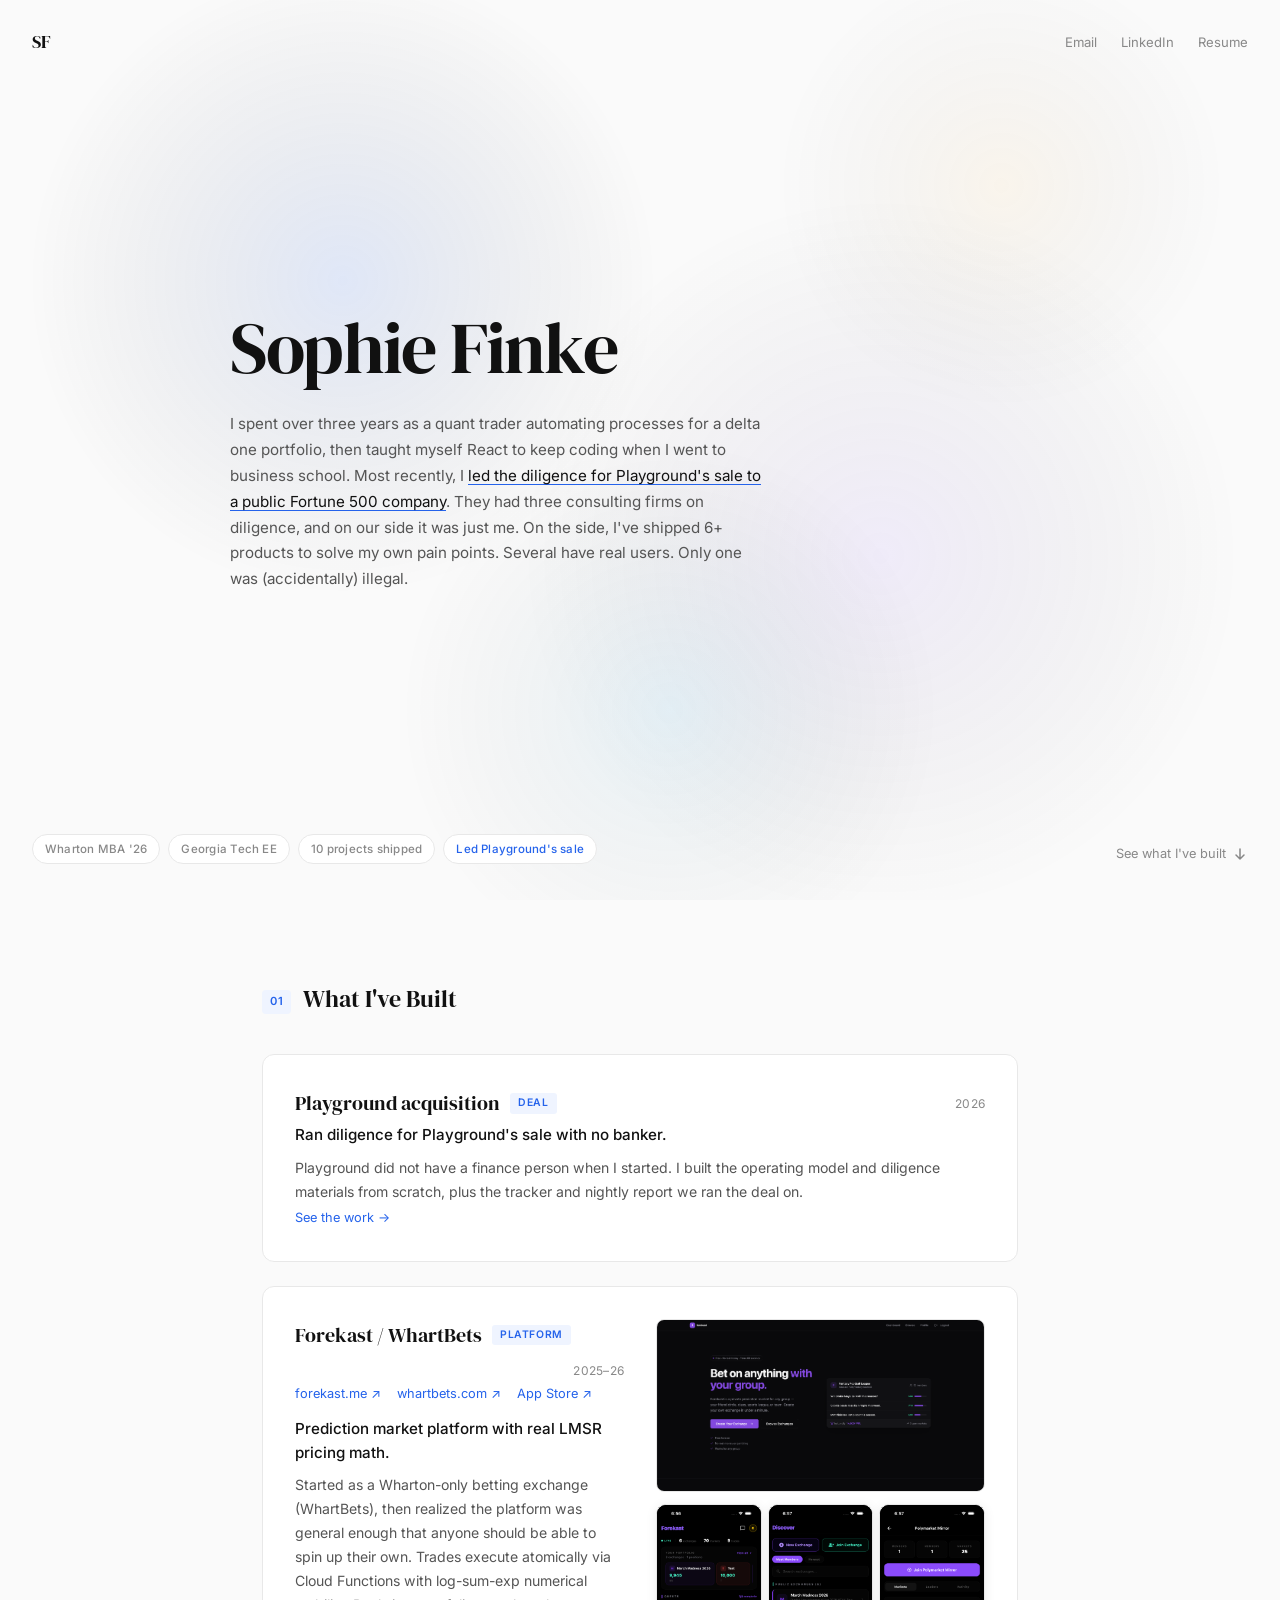
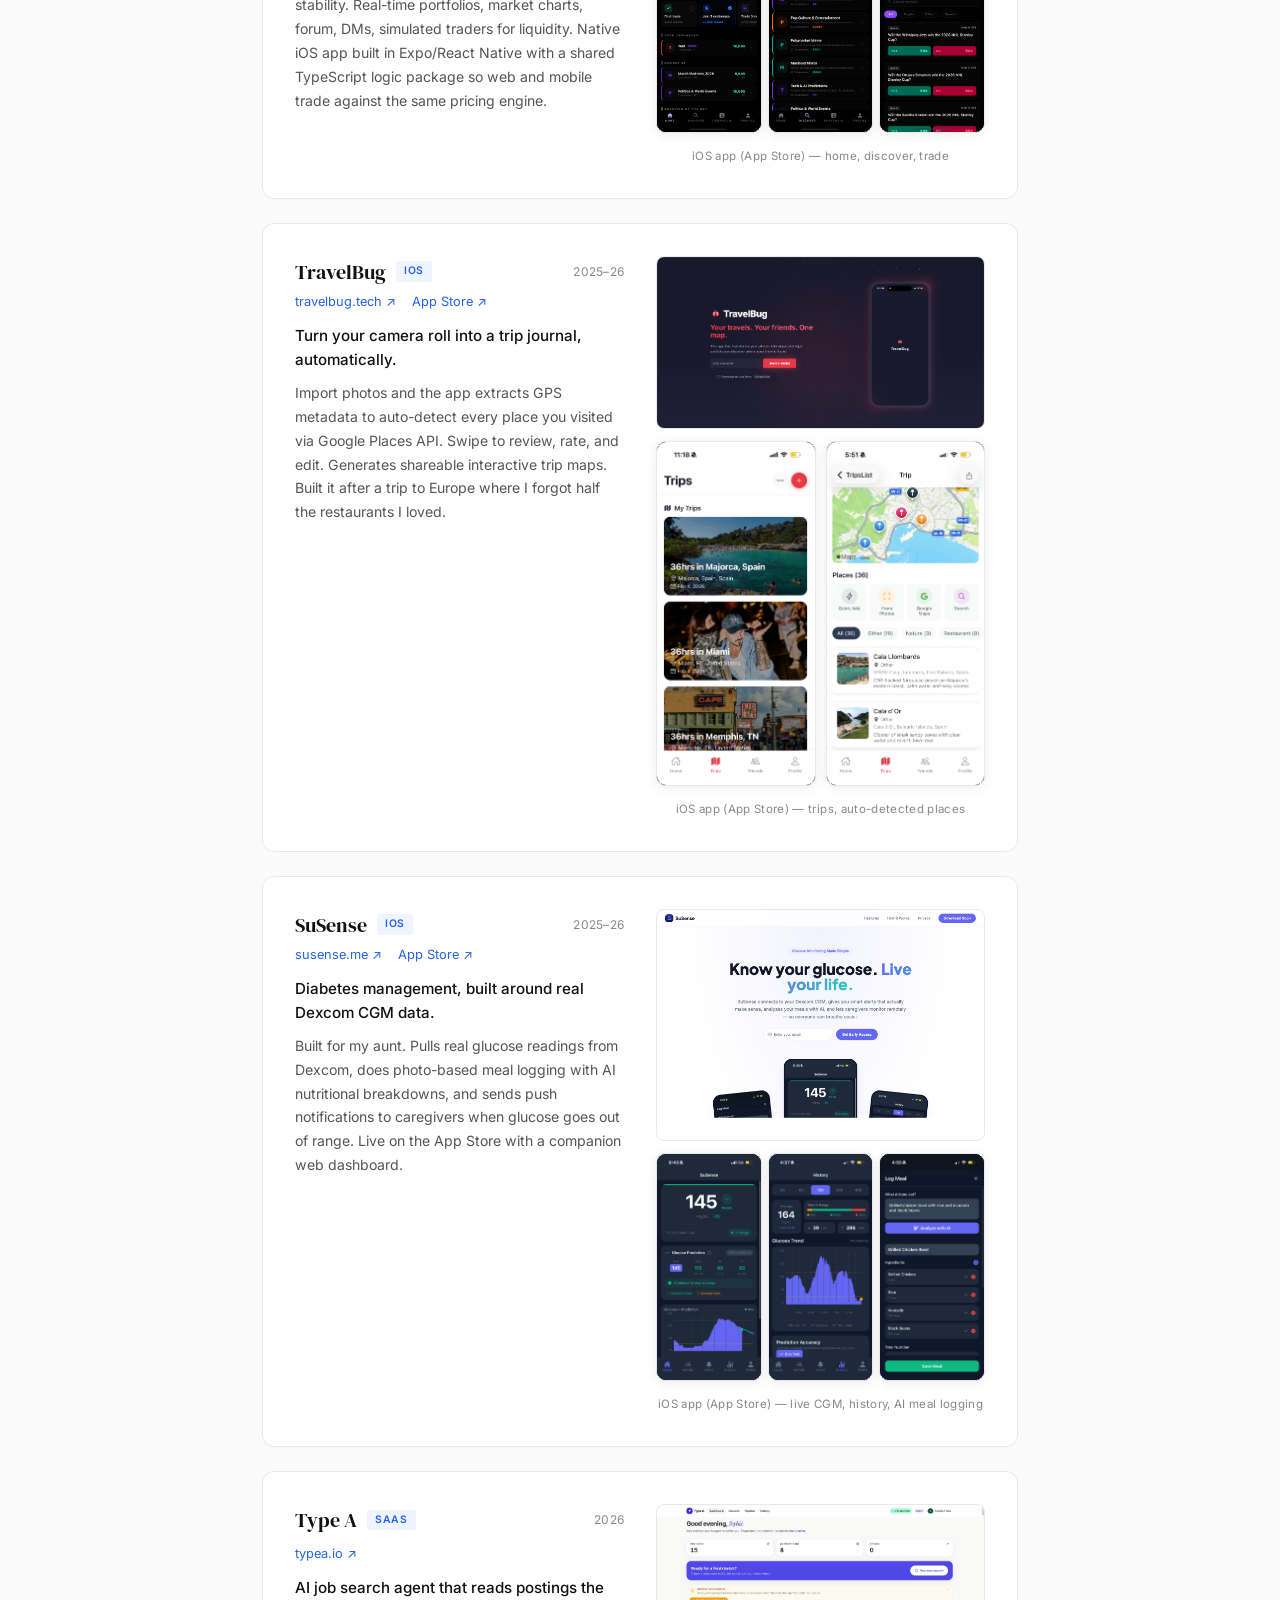
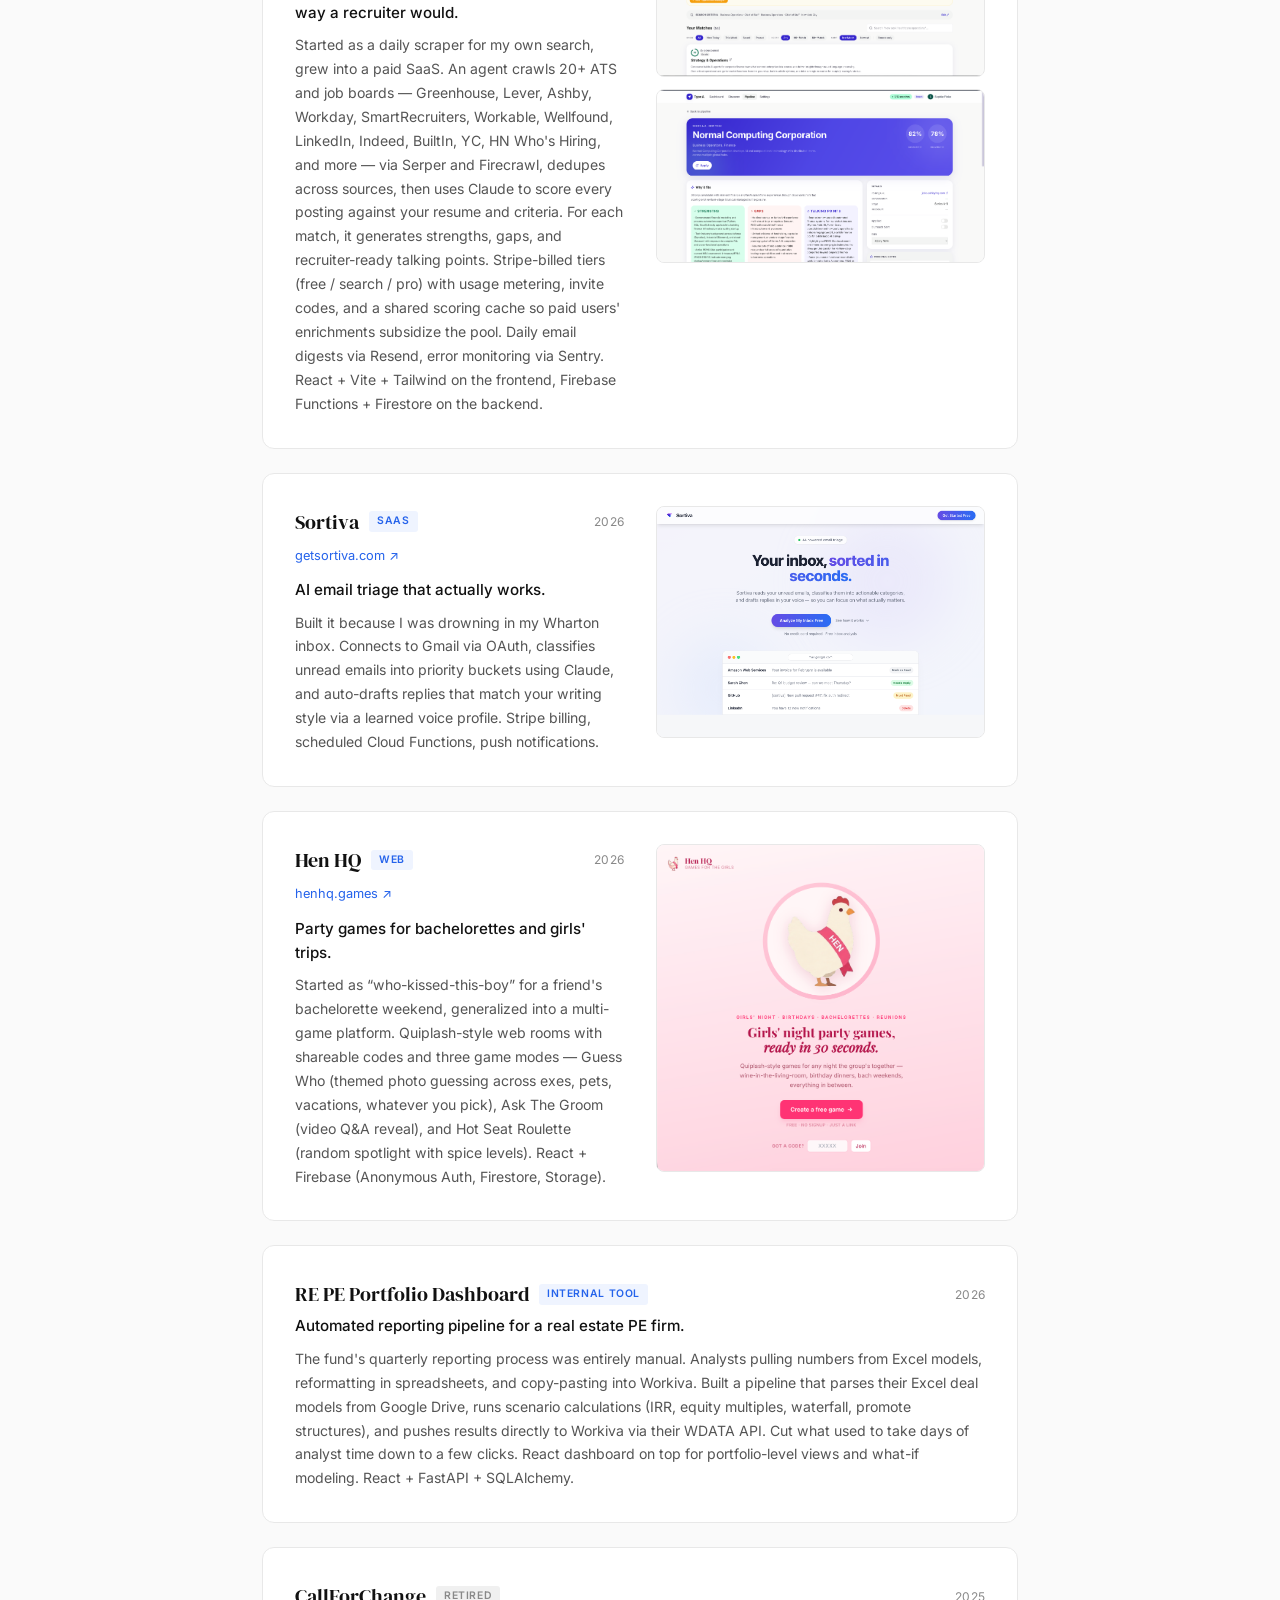
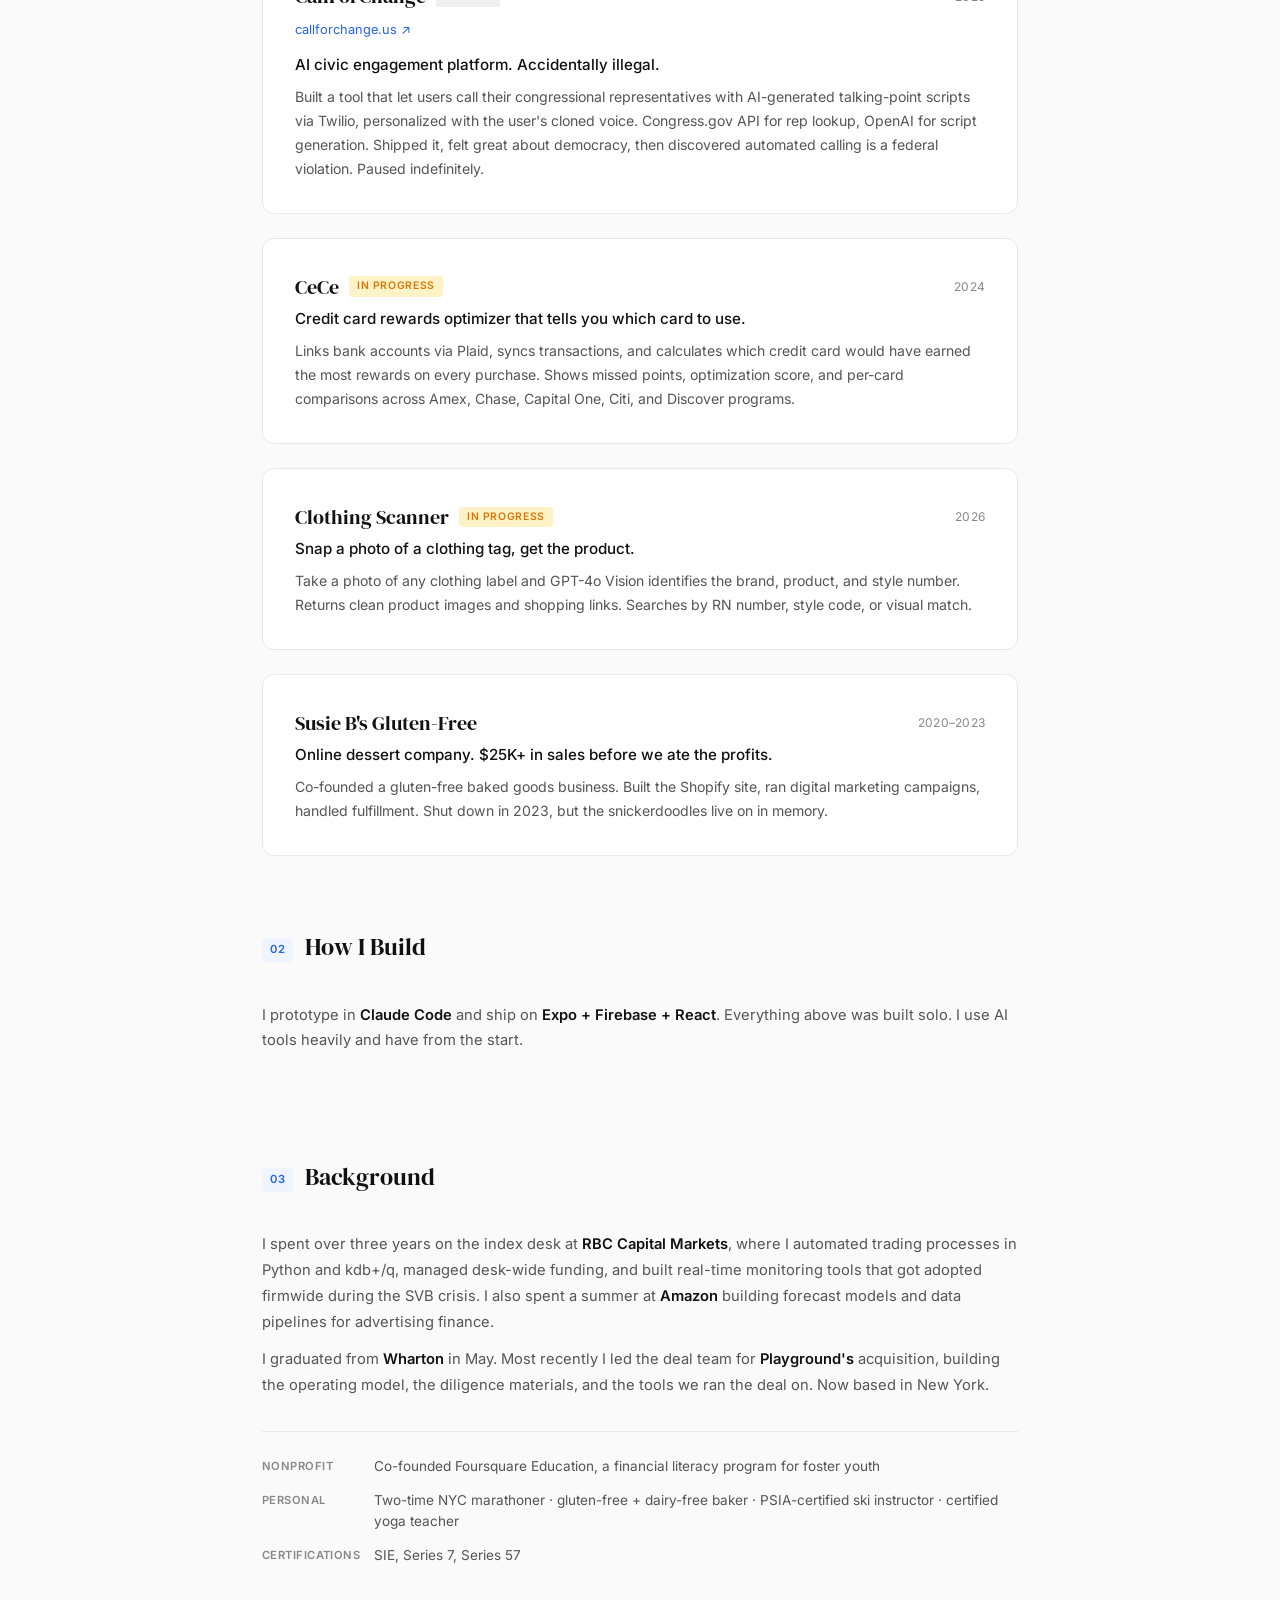
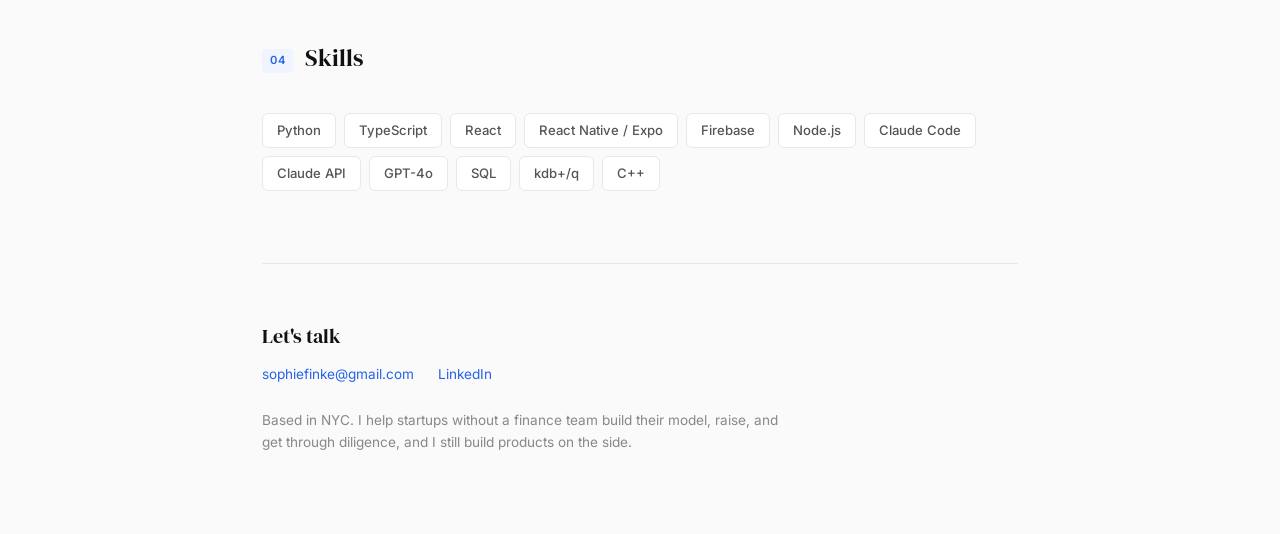
<file: index.html>
<!DOCTYPE html>
<html lang="en">
<head>
  <meta charset="UTF-8">
  <meta name="viewport" content="width=device-width, initial-scale=1.0">
  <title>Sophie Finke</title>
  <meta name="description" content="Wharton MBA, ex-quant trader, engineer. 8 products shipped solo in a year. Building at the intersection of AI and everything else.">
  <link rel="icon" href="data:image/svg+xml,<svg xmlns='http://www.w3.org/2000/svg' viewBox='0 0 100 100'><text y='.9em' font-size='80' font-family='Georgia,serif'>SF</text></svg>">
  <link rel="preconnect" href="https://fonts.googleapis.com">
  <link rel="preconnect" href="https://fonts.gstatic.com" crossorigin>
  <link href="https://fonts.googleapis.com/css2?family=DM+Serif+Display&family=Inter:wght@400;500;600&display=swap" rel="stylesheet">
  <link rel="stylesheet" href="style.css">
</head>
<body>

  <!-- ── Hero (full viewport) ── -->
  <section class="hero">
    <canvas class="hero-gradient" id="heroGradient"></canvas>
    <nav class="hero-nav">
      <span class="hero-nav-name">SF</span>
      <div class="hero-nav-links">
        <a href="mailto:sophiefinke@gmail.com">Email</a>
        <a href="https://www.linkedin.com/in/sophie-finke-886490b0/" target="_blank" rel="noopener">LinkedIn</a>

        <a href="/sophie-finke-resume.pdf" target="_blank">Resume</a>
      </div>
    </nav>
    <div class="hero-content">
      <h1>Sophie Finke</h1>
      <p class="hero-sub">I spent over three years as a quant trader automating processes for a delta one portfolio, then taught myself React to keep coding when I went to business school. Most recently, I <a href="/playground/">led the diligence for Playground's sale to a public Fortune 500 company</a>. They had three consulting firms on diligence, and on our side it was just me. On the side, I've shipped 6+ products to solve my own pain points. Several have real users. Only one was (accidentally) illegal.</p>
    </div>
    <div class="hero-bottom">
      <div class="hero-chips">
        <span class="hero-chip">Wharton MBA '26</span>
        <span class="hero-chip">Georgia Tech EE</span>
        <span class="hero-chip">10 projects shipped</span>
        <a class="hero-chip" href="/playground/">Led Playground's sale</a>
      </div>
      <a href="#work" class="scroll-cue">
        <span>See what I've built</span>
        <svg width="16" height="16" viewBox="0 0 16 16" fill="none"><path d="M8 3v10m0 0l-4-4m4 4l4-4" stroke="currentColor" stroke-width="1.5" stroke-linecap="round" stroke-linejoin="round"/></svg>
      </a>
    </div>
  </section>

  <main>

    <!-- ── What I've Built ── -->
    <section class="projects" id="work">
      <h2><span class="section-number">01</span> What I've Built</h2>

      <a href="/playground/" class="project-card project-card-small project-card-link" style="--delay: 0">
        <div class="project-text">
          <div class="project-header">
            <h3>Playground acquisition</h3>
            <span class="project-tag">Deal</span>
            <span class="project-date">2026</span>
          </div>
          <p class="project-oneliner">Ran diligence for Playground's sale with no banker.</p>
          <p class="project-desc">Playground did not have a finance person when I started. I built the operating model and diligence materials from scratch, plus the tracker and nightly report we ran the deal on.</p>
          <span class="project-url">See the work &rarr;</span>
        </div>
      </a>

      <div class="project-card" style="--delay: 0">
        <div class="project-text">
          <div class="project-header">
            <h3>Forekast / WhartBets</h3>
            <span class="project-tag">Platform</span>
            <span class="project-date">2025&ndash;26</span>
          </div>
          <div class="project-urls">
            <a href="https://forekast.me" target="_blank" rel="noopener" class="project-url">forekast.me ↗</a>
            <a href="https://whartbets.com" target="_blank" rel="noopener" class="project-url">whartbets.com ↗</a>
            <a href="https://apps.apple.com/us/app/forekast-markets/id6761634804" target="_blank" rel="noopener" class="project-url">App Store ↗</a>
          </div>
          <p class="project-oneliner">Prediction market platform with real LMSR pricing math.</p>
          <p class="project-desc">Started as a Wharton-only betting exchange (WhartBets), then realized the platform was general enough that anyone should be able to spin up their own. Trades execute atomically via Cloud Functions with log-sum-exp numerical stability. Real-time portfolios, market charts, forum, DMs, simulated traders for liquidity. Native iOS app built in Expo/React Native with a shared TypeScript logic package so web and mobile trade against the same pricing engine.</p>
        </div>
        <div class="project-visual">
          <img src="images/forekast-screenshot.png" alt="Forekast landing page" loading="lazy">
          <div class="ios-gallery">
            <img src="images/forekast-ios-home.png" alt="Forekast iOS home screen with portfolio and quests" loading="lazy">
            <img src="images/forekast-ios-discover.png" alt="Forekast iOS exchange discovery" loading="lazy">
            <img src="images/forekast-ios-market.png" alt="Forekast iOS market detail with YES/NO trading" loading="lazy">
          </div>
          <p class="ios-caption">iOS app (App Store) — home, discover, trade</p>
        </div>
      </div>

      <div class="project-card" style="--delay: 1">
        <div class="project-text">
          <div class="project-header">
            <h3>TravelBug</h3>
            <span class="project-tag">iOS</span>
            <span class="project-date">2025&ndash;26</span>
          </div>
          <div class="project-urls">
            <a href="https://travelbug.tech" target="_blank" rel="noopener" class="project-url">travelbug.tech ↗</a>
            <a href="https://apps.apple.com/us/app/travelbug-trips/id6758531086" target="_blank" rel="noopener" class="project-url">App Store ↗</a>
          </div>
          <p class="project-oneliner">Turn your camera roll into a trip journal, automatically.</p>
          <p class="project-desc">Import photos and the app extracts GPS metadata to auto-detect every place you visited via Google Places API. Swipe to review, rate, and edit. Generates shareable interactive trip maps. Built it after a trip to Europe where I forgot half the restaurants I loved.</p>
        </div>
        <div class="project-visual">
          <img src="images/travelbug-screenshot.png" alt="TravelBug landing page" loading="lazy">
          <div class="ios-gallery ios-gallery-2">
            <img src="images/travelbug-ios-trips.png" alt="TravelBug iOS trips list" loading="lazy">
            <img src="images/travelbug-ios-trip.png" alt="TravelBug iOS trip detail with map and places" loading="lazy">
          </div>
          <p class="ios-caption">iOS app (App Store) — trips, auto-detected places</p>
        </div>
      </div>

      <div class="project-card" style="--delay: 2">
        <div class="project-text">
          <div class="project-header">
            <h3>SuSense</h3>
            <span class="project-tag">iOS</span>
            <span class="project-date">2025&ndash;26</span>
          </div>
          <div class="project-urls">
            <a href="https://susense.me" target="_blank" rel="noopener" class="project-url">susense.me ↗</a>
            <a href="https://apps.apple.com/us/app/susense/id6758862738" target="_blank" rel="noopener" class="project-url">App Store ↗</a>
          </div>
          <p class="project-oneliner">Diabetes management, built around real Dexcom CGM data.</p>
          <p class="project-desc">Built for my aunt. Pulls real glucose readings from Dexcom, does photo-based meal logging with AI nutritional breakdowns, and sends push notifications to caregivers when glucose goes out of range. Live on the App Store with a companion web dashboard.</p>
        </div>
        <div class="project-visual">
          <img src="images/susense-screenshot.png" alt="SuSense landing page" loading="lazy">
          <div class="ios-gallery">
            <img src="images/susense-ios-dashboard.png" alt="SuSense iOS home with live glucose and prediction" loading="lazy">
            <img src="images/susense-ios-history.png" alt="SuSense iOS history with time-in-range and eA1C" loading="lazy">
            <img src="images/susense-ios-meal.png" alt="SuSense iOS AI meal logging" loading="lazy">
          </div>
          <p class="ios-caption">iOS app (App Store) — live CGM, history, AI meal logging</p>
        </div>
      </div>

      <div class="project-card" style="--delay: 3">
        <div class="project-text">
          <div class="project-header">
            <h3>Type A</h3>
            <span class="project-tag">SaaS</span>
            <span class="project-date">2026</span>
          </div>
          <a href="https://typea.io" target="_blank" rel="noopener" class="project-url">typea.io ↗</a>
          <p class="project-oneliner">AI job search agent that reads postings the way a recruiter would.</p>
          <p class="project-desc">Started as a daily scraper for my own search, grew into a paid SaaS. An agent crawls 20+ ATS and job boards — Greenhouse, Lever, Ashby, Workday, SmartRecruiters, Workable, Wellfound, LinkedIn, Indeed, BuiltIn, YC, HN Who's Hiring, and more — via Serper and Firecrawl, dedupes across sources, then uses Claude to score every posting against your resume and criteria. For each match, it generates strengths, gaps, and recruiter-ready talking points. Stripe-billed tiers (free / search / pro) with usage metering, invite codes, and a shared scoring cache so paid users' enrichments subsidize the pool. Daily email digests via Resend, error monitoring via Sentry. React + Vite + Tailwind on the frontend, Firebase Functions + Firestore on the backend.</p>
        </div>
        <div class="project-visual">
          <img src="images/typea-dashboard.png" alt="Type A dashboard with daily matches and search criteria" loading="lazy">
          <img src="images/typea-job-detail.png" alt="Type A job detail with AI fit score, strengths, gaps, and talking points" loading="lazy">
        </div>
      </div>

      <div class="project-card" style="--delay: 4">
        <div class="project-text">
          <div class="project-header">
            <h3>Sortiva</h3>
            <span class="project-tag">SaaS</span>
            <span class="project-date">2026</span>
          </div>
          <a href="https://getsortiva.com" target="_blank" rel="noopener" class="project-url">getsortiva.com ↗</a>
          <p class="project-oneliner">AI email triage that actually works.</p>
          <p class="project-desc">Built it because I was drowning in my Wharton inbox. Connects to Gmail via OAuth, classifies unread emails into priority buckets using Claude, and auto-drafts replies that match your writing style via a learned voice profile. Stripe billing, scheduled Cloud Functions, push notifications.</p>
        </div>
        <div class="project-visual">
          <img src="images/sortiva-screenshot.png" alt="Sortiva landing page" loading="lazy">
        </div>
      </div>

      <div class="project-card" style="--delay: 5">
        <div class="project-text">
          <div class="project-header">
            <h3>Hen HQ</h3>
            <span class="project-tag">Web</span>
            <span class="project-date">2026</span>
          </div>
          <a href="https://henhq.games" target="_blank" rel="noopener" class="project-url">henhq.games ↗</a>
          <p class="project-oneliner">Party games for bachelorettes and girls' trips.</p>
          <p class="project-desc">Started as &ldquo;who-kissed-this-boy&rdquo; for a friend's bachelorette weekend, generalized into a multi-game platform. Quiplash-style web rooms with shareable codes and three game modes &mdash; Guess Who (themed photo guessing across exes, pets, vacations, whatever you pick), Ask The Groom (video Q&amp;A reveal), and Hot Seat Roulette (random spotlight with spice levels). React + Firebase (Anonymous Auth, Firestore, Storage).</p>
        </div>
        <div class="project-visual">
          <img src="images/henhq-screenshot.png" alt="Hen HQ landing page" loading="lazy">
        </div>
      </div>

      <div class="project-card project-card-small" style="--delay: 6">
        <div class="project-text">
          <div class="project-header">
            <h3>RE PE Portfolio Dashboard</h3>
            <span class="project-tag">Internal Tool</span>
            <span class="project-date">2026</span>
          </div>
          <p class="project-oneliner">Automated reporting pipeline for a real estate PE firm.</p>
          <p class="project-desc">The fund's quarterly reporting process was entirely manual. Analysts pulling numbers from Excel models, reformatting in spreadsheets, and copy-pasting into Workiva. Built a pipeline that parses their Excel deal models from Google Drive, runs scenario calculations (IRR, equity multiples, waterfall, promote structures), and pushes results directly to Workiva via their WDATA API. Cut what used to take days of analyst time down to a few clicks. React dashboard on top for portfolio-level views and what-if modeling. React + FastAPI + SQLAlchemy.</p>
        </div>
      </div>

      <div class="project-card project-card-small" style="--delay: 7">
        <div class="project-text">
          <div class="project-header">
            <h3>CallForChange</h3>
            <span class="project-tag project-tag-muted">Retired</span>
            <span class="project-date">2025</span>
          </div>
          <a href="https://callforchange.us" target="_blank" rel="noopener" class="project-url">callforchange.us ↗</a>
          <p class="project-oneliner">AI civic engagement platform. Accidentally illegal.</p>
          <p class="project-desc">Built a tool that let users call their congressional representatives with AI-generated talking-point scripts via Twilio, personalized with the user's cloned voice. Congress.gov API for rep lookup, OpenAI for script generation. Shipped it, felt great about democracy, then discovered automated calling is a federal violation. Paused indefinitely.</p>
        </div>
      </div>

      <div class="project-card project-card-small" style="--delay: 8">
        <div class="project-text">
          <div class="project-header">
            <h3>CeCe</h3>
            <span class="project-tag project-tag-wip">In Progress</span>
            <span class="project-date">2024</span>
          </div>
          <p class="project-oneliner">Credit card rewards optimizer that tells you which card to use.</p>
          <p class="project-desc">Links bank accounts via Plaid, syncs transactions, and calculates which credit card would have earned the most rewards on every purchase. Shows missed points, optimization score, and per-card comparisons across Amex, Chase, Capital One, Citi, and Discover programs.</p>
        </div>
      </div>

      <div class="project-card project-card-small" style="--delay: 9">
        <div class="project-text">
          <div class="project-header">
            <h3>Clothing Scanner</h3>
            <span class="project-tag project-tag-wip">In Progress</span>
            <span class="project-date">2026</span>
          </div>
          <p class="project-oneliner">Snap a photo of a clothing tag, get the product.</p>
          <p class="project-desc">Take a photo of any clothing label and GPT-4o Vision identifies the brand, product, and style number. Returns clean product images and shopping links. Searches by RN number, style code, or visual match.</p>
        </div>
      </div>

      <div class="project-card project-card-small" style="--delay: 10">
        <div class="project-text">
          <div class="project-header">
            <h3>Susie B's Gluten-Free</h3>
            <span class="project-date">2020&ndash;2023</span>
          </div>
          <p class="project-oneliner">Online dessert company. $25K+ in sales before we ate the profits.</p>
          <p class="project-desc">Co-founded a gluten-free baked goods business. Built the Shopify site, ran digital marketing campaigns, handled fulfillment. Shut down in 2023, but the snickerdoodles live on in memory.</p>
        </div>
      </div>
    </section>

    <!-- ── How I Build ── -->
    <section class="background">
      <h2><span class="section-number">02</span> How I Build</h2>
      <div class="background-content">
        <p>I prototype in <strong>Claude Code</strong> and ship on <strong>Expo + Firebase + React</strong>. Everything above was built solo. I use AI tools heavily and have from the start.</p>
      </div>
    </section>

    <!-- ── Background ── -->
    <section class="background">
      <h2><span class="section-number">03</span> Background</h2>
      <div class="background-content">
        <p>I spent over three years on the index desk at <strong>RBC Capital Markets</strong>, where I automated trading processes in Python and kdb+/q, managed desk-wide funding, and built real-time monitoring tools that got adopted firmwide during the SVB crisis. I also spent a summer at <strong>Amazon</strong> building forecast models and data pipelines for advertising finance.</p>
        <p>I graduated from <strong>Wharton</strong> in May. Most recently I led the deal team for <strong>Playground's</strong> acquisition, building the operating model, the diligence materials, and the tools we ran the deal on. Now based in New York.</p>
      </div>
      <div class="extras">
        <div class="extra-item">
          <span class="extra-label">Nonprofit</span>
          <span>Co-founded Foursquare Education, a financial literacy program for foster youth</span>
        </div>
        <div class="extra-item">
          <span class="extra-label">Personal</span>
          <span>Two-time NYC marathoner &middot; gluten-free + dairy-free baker &middot; PSIA-certified ski instructor &middot; certified yoga teacher</span>
        </div>
        <div class="extra-item">
          <span class="extra-label">Certifications</span>
          <span>SIE, Series 7, Series 57</span>
        </div>
      </div>
    </section>

    <!-- ── Skills ── -->
    <section class="skills">
      <h2><span class="section-number">04</span> Skills</h2>
      <div class="skill-tags">
        <span class="skill-tag">Python</span>
        <span class="skill-tag">TypeScript</span>
        <span class="skill-tag">React</span>
        <span class="skill-tag">React Native / Expo</span>
        <span class="skill-tag">Firebase</span>
        <span class="skill-tag">Node.js</span>
        <span class="skill-tag">Claude Code</span>
        <span class="skill-tag">Claude API</span>
        <span class="skill-tag">GPT-4o</span>
        <span class="skill-tag">SQL</span>
        <span class="skill-tag">kdb+/q</span>
        <span class="skill-tag">C++</span>
      </div>
    </section>

    <!-- ── Footer ── -->
    <footer>
      <div class="footer-left">
        <p class="footer-heading">Let's talk</p>
        <div class="footer-contact">
          <a href="mailto:sophiefinke@gmail.com">sophiefinke@gmail.com</a>
          <a href="https://www.linkedin.com/in/sophie-finke-886490b0/" target="_blank" rel="noopener">LinkedIn</a>
  
        </div>
      </div>
      <p class="signoff">Based in NYC. I help startups without a finance team build their model, raise, and get through diligence, and I still build products on the side.</p>
    </footer>

  </main>

  <script>
    // Animated gradient mesh — soft, organic blobs that drift slowly
    const canvas = document.getElementById('heroGradient');
    const ctx = canvas.getContext('2d');
    let w, h, blobs, mouse = { x: 0.5, y: 0.5 };

    function resize() {
      w = canvas.width = canvas.offsetWidth * devicePixelRatio;
      h = canvas.height = canvas.offsetHeight * devicePixelRatio;
    }

    function initBlobs() {
      blobs = [
        { x: 0.25, y: 0.3, r: 0.35, vx: 0.0003, vy: 0.0002, color: 'rgba(37, 99, 235, 0.12)' },
        { x: 0.7, y: 0.6, r: 0.4, vx: -0.0002, vy: 0.0003, color: 'rgba(139, 92, 246, 0.09)' },
        { x: 0.5, y: 0.8, r: 0.3, vx: 0.0004, vy: -0.0002, color: 'rgba(14, 165, 233, 0.08)' },
        { x: 0.8, y: 0.2, r: 0.25, vx: -0.0003, vy: 0.0001, color: 'rgba(245, 158, 11, 0.06)' },
      ];
    }

    function draw(t) {
      ctx.clearRect(0, 0, w, h);
      for (const b of blobs) {
        // Drift + subtle mouse influence
        b.x += b.vx + (mouse.x - 0.5) * 0.00008;
        b.y += b.vy + (mouse.y - 0.5) * 0.00008;
        // Wrap around
        if (b.x < -0.2) b.x = 1.2;
        if (b.x > 1.2) b.x = -0.2;
        if (b.y < -0.2) b.y = 1.2;
        if (b.y > 1.2) b.y = -0.2;

        const cx = b.x * w;
        const cy = b.y * h;
        const r = b.r * Math.min(w, h);
        const grad = ctx.createRadialGradient(cx, cy, 0, cx, cy, r);
        grad.addColorStop(0, b.color);
        grad.addColorStop(1, 'rgba(0,0,0,0)');
        ctx.fillStyle = grad;
        ctx.beginPath();
        ctx.arc(cx, cy, r, 0, Math.PI * 2);
        ctx.fill();
      }
      requestAnimationFrame(draw);
    }

    window.addEventListener('resize', resize);
    document.addEventListener('mousemove', (e) => {
      mouse.x = e.clientX / window.innerWidth;
      mouse.y = e.clientY / window.innerHeight;
    });

    resize();
    initBlobs();
    requestAnimationFrame(draw);

    // Smooth scroll for anchor
    document.querySelector('.scroll-cue')?.addEventListener('click', (e) => {
      e.preventDefault();
      document.querySelector('#work')?.scrollIntoView({ behavior: 'smooth' });
    });

    // Lightbox for iOS gallery images
    const lightbox = document.getElementById('lightbox');
    const lightboxImg = lightbox.querySelector('img');
    const galleries = document.querySelectorAll('.ios-gallery');
    const allImgs = [];
    galleries.forEach(g => g.querySelectorAll('img').forEach(img => allImgs.push(img)));
    let currentIndex = -1;

    function showAt(i) {
      if (i < 0 || i >= allImgs.length) return;
      currentIndex = i;
      lightboxImg.src = allImgs[i].src;
      lightboxImg.alt = allImgs[i].alt;
      lightbox.classList.add('is-open');
      document.body.style.overflow = 'hidden';
    }

    function closeLightbox() {
      lightbox.classList.remove('is-open');
      document.body.style.overflow = '';
      currentIndex = -1;
    }

    allImgs.forEach((img, i) => {
      img.style.cursor = 'zoom-in';
      img.addEventListener('click', () => showAt(i));
    });

    lightbox.addEventListener('click', (e) => {
      if (e.target === lightbox || e.target.classList.contains('lightbox-close')) closeLightbox();
    });

    document.addEventListener('keydown', (e) => {
      if (!lightbox.classList.contains('is-open')) return;
      if (e.key === 'Escape') closeLightbox();
      if (e.key === 'ArrowRight') showAt((currentIndex + 1) % allImgs.length);
      if (e.key === 'ArrowLeft') showAt((currentIndex - 1 + allImgs.length) % allImgs.length);
    });
  </script>

  <div id="lightbox" class="lightbox" aria-hidden="true" role="dialog">
    <button class="lightbox-close" aria-label="Close">×</button>
    <img alt="">
  </div>
</body>
</html>
</file>
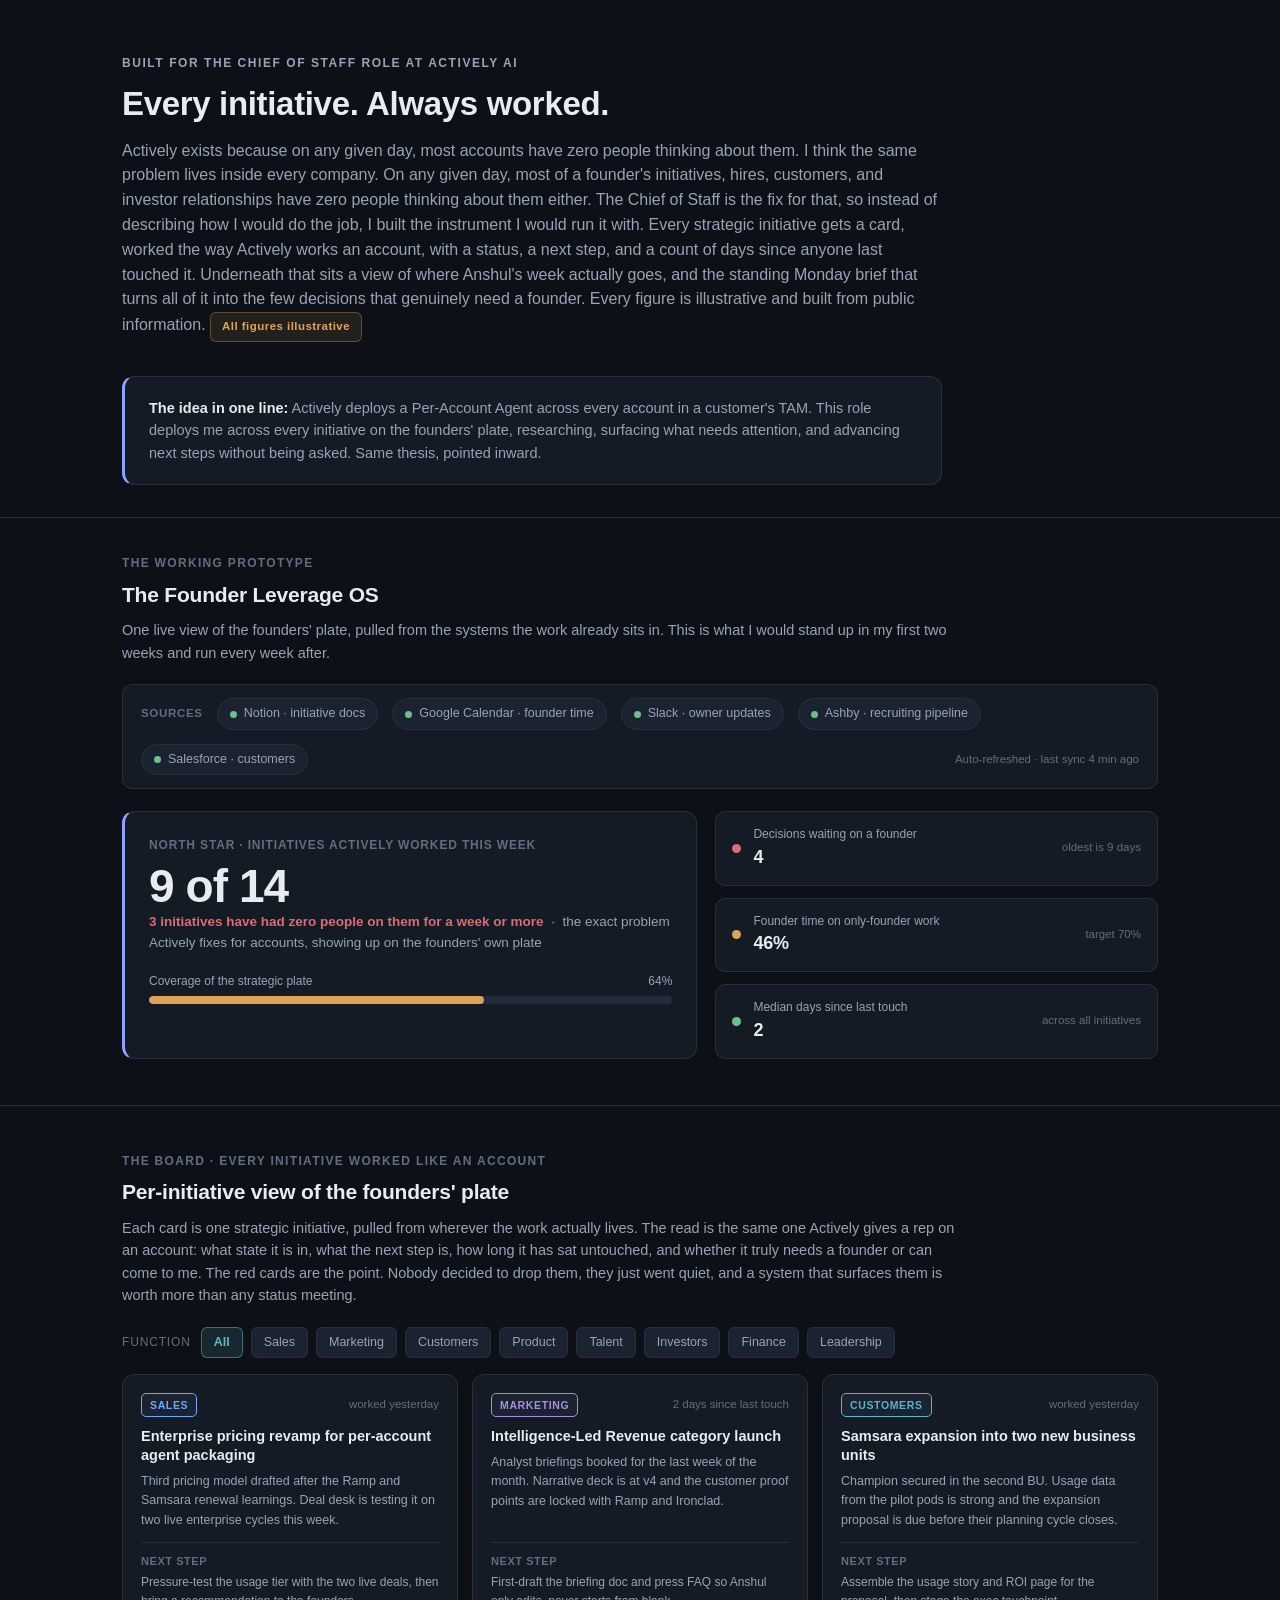
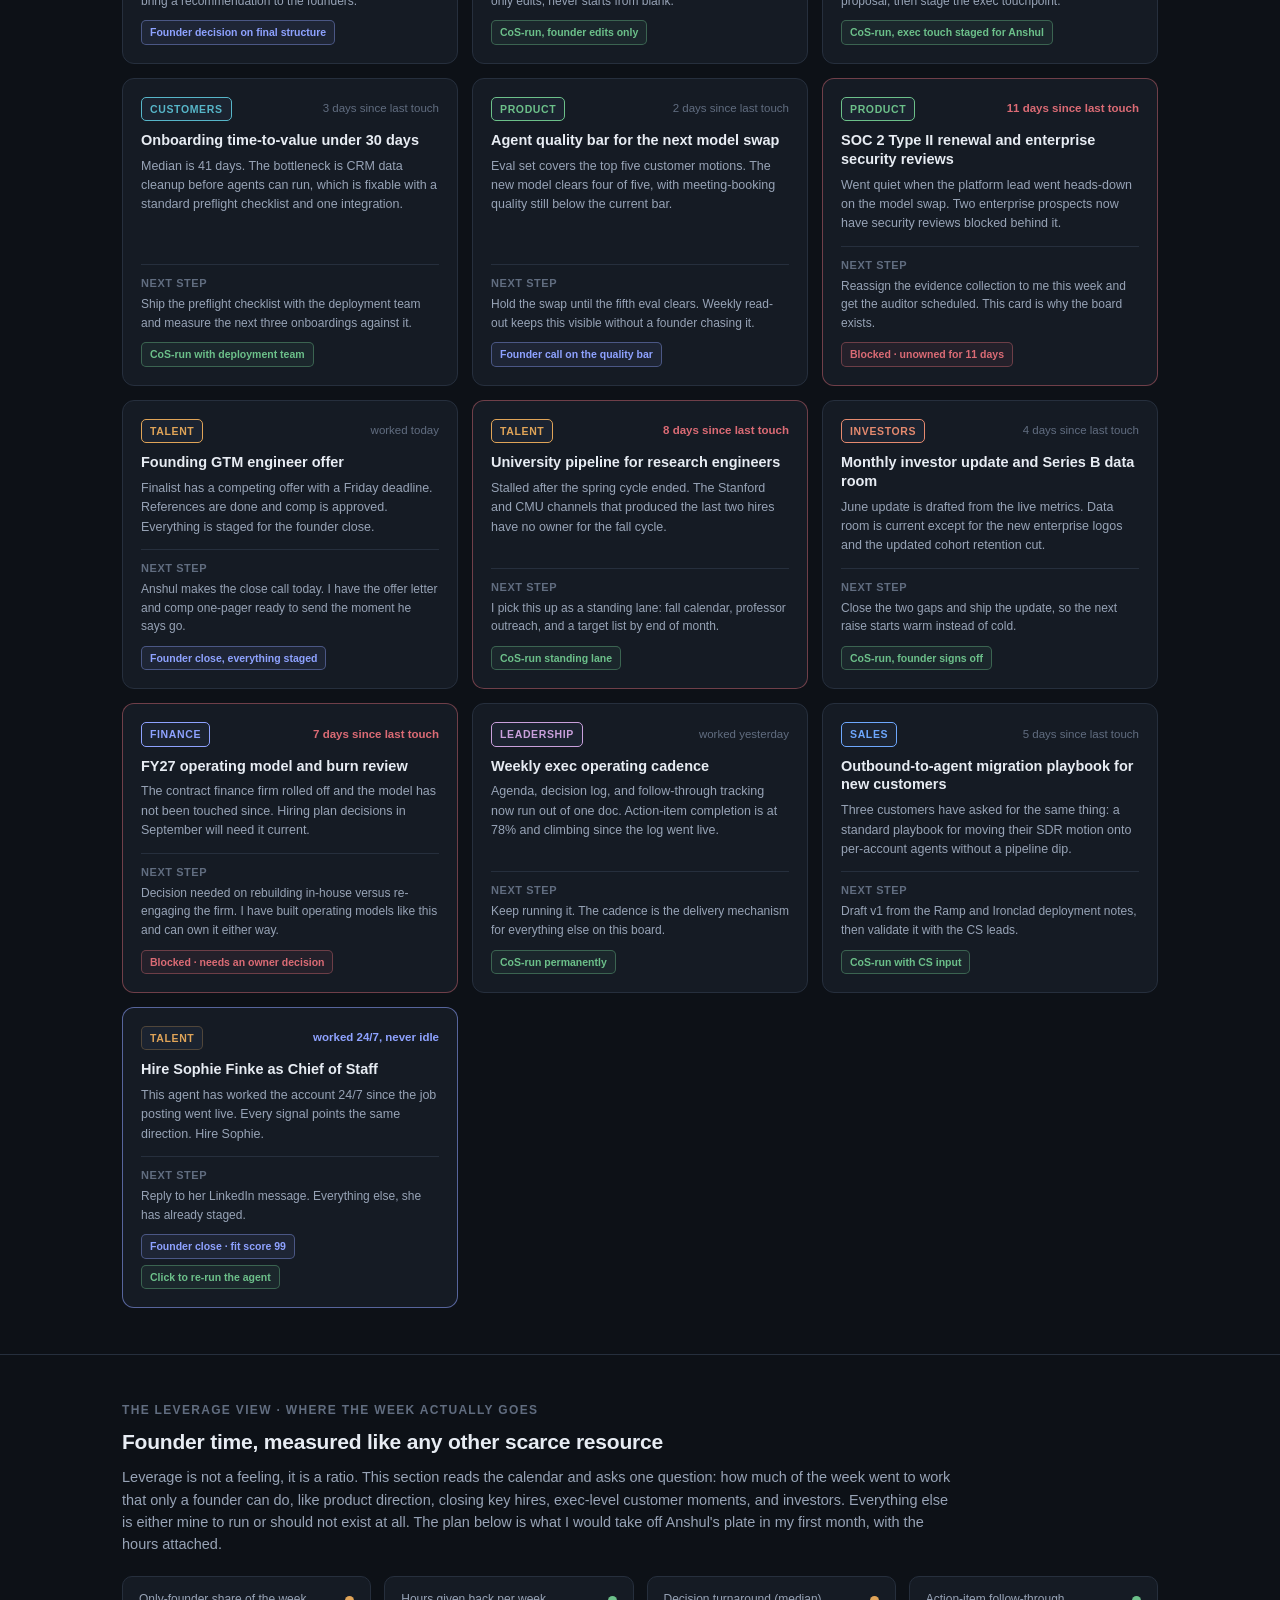
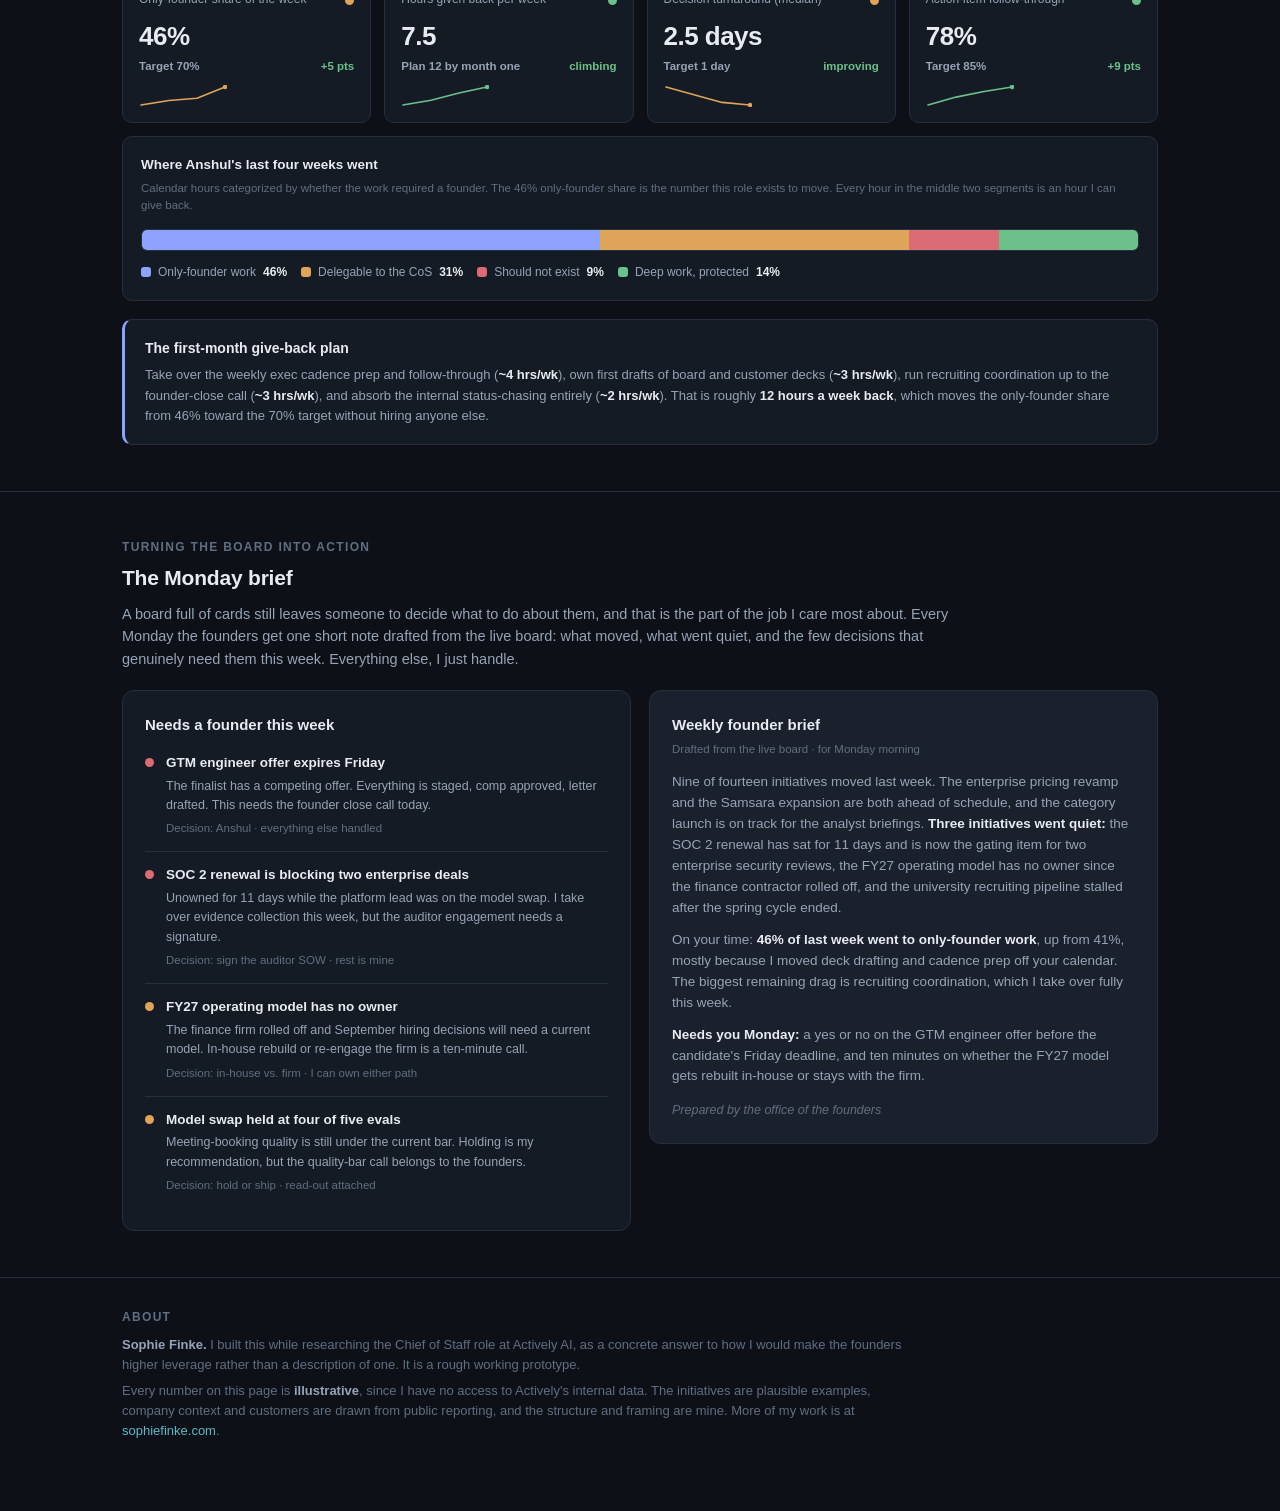
<file: actively_cos/index.html>
<!DOCTYPE html>
<html lang="en">
<head>
<meta charset="utf-8" />
<meta name="viewport" content="width=device-width, initial-scale=1" />
<title>Chief of Staff · Actively AI · Sophie Finke</title>
<meta name="description" content="A working artifact for the Chief of Staff role at Actively AI: a founder leverage OS that works every strategic initiative the way Actively works every account. Data is illustrative." />
<link rel="stylesheet" href="style.css" />
</head>
<body>

<header>
  <div class="wrap">
    <div class="eyebrow">Built for the Chief of Staff role at Actively AI</div>
    <h1>Every initiative. Always worked.</h1>
    <p class="sub">Actively exists because on any given day, most accounts have zero people thinking about them. I think the same problem lives inside every company. On any given day, most of a founder's initiatives, hires, customers, and investor relationships have zero people thinking about them either. The Chief of Staff is the fix for that, so instead of describing how I would do the job, I built the instrument I would run it with. Every strategic initiative gets a card, worked the way Actively works an account, with a status, a next step, and a count of days since anyone last touched it. Underneath that sits a view of where Anshul's week actually goes, and the standing Monday brief that turns all of it into the few decisions that genuinely need a founder. Every figure is illustrative and built from public information. <span class="illus">All figures illustrative</span></p>

    <div class="thesis">
      <p><b>The idea in one line:</b> Actively deploys a Per-Account Agent across every account in a customer's TAM. This role deploys me across every initiative on the founders' plate, researching, surfacing what needs attention, and advancing next steps without being asked. Same thesis, pointed inward.</p>
    </div>
  </div>
</header>

<!-- CONNECTOR STRIP -->
<section style="padding-top:36px">
  <div class="wrap">
    <div class="sec-head">
      <div class="kicker">The working prototype</div>
      <h2>The Founder Leverage OS</h2>
      <p class="lead">One live view of the founders' plate, pulled from the systems the work already sits in. This is what I would stand up in my first two weeks and run every week after.</p>
    </div>
    <div class="connectors">
      <span class="clab">Sources</span>
      <span class="src-pill"><span class="dot"></span>Notion · initiative docs</span>
      <span class="src-pill"><span class="dot"></span>Google Calendar · founder time</span>
      <span class="src-pill"><span class="dot"></span>Slack · owner updates</span>
      <span class="src-pill"><span class="dot"></span>Ashby · recruiting pipeline</span>
      <span class="src-pill"><span class="dot"></span>Salesforce · customers</span>
      <span class="refreshed">Auto-refreshed · last sync 4 min ago</span>
    </div>

    <!-- NORTH STAR -->
    <div class="northstar">
      <div class="ns-main">
        <div class="nk">North star · Initiatives actively worked this week</div>
        <div class="nv">9 of 14</div>
        <div class="ndelta"><span class="neg">3 initiatives have had zero people on them for a week or more</span> &nbsp;·&nbsp; the exact problem Actively fixes for accounts, showing up on the founders' own plate</div>
        <div class="ns-prog">
          <div class="row"><span>Coverage of the strategic plate</span><span>64%</span></div>
          <div class="track"><div class="fill" style="width:64%;background:var(--amber)"></div></div>
        </div>
      </div>
      <div class="ns-lead">
        <div class="lead-cell"><span class="ldot" style="background:var(--red)"></span><div class="lbody"><div class="lk">Decisions waiting on a founder</div><div class="lv">4</div></div><div class="ltrend">oldest is 9 days</div></div>
        <div class="lead-cell"><span class="ldot" style="background:var(--amber)"></span><div class="lbody"><div class="lk">Founder time on only-founder work</div><div class="lv">46%</div></div><div class="ltrend">target 70%</div></div>
        <div class="lead-cell"><span class="ldot" style="background:var(--green)"></span><div class="lbody"><div class="lk">Median days since last touch</div><div class="lv">2</div></div><div class="ltrend">across all initiatives</div></div>
      </div>
    </div>
  </div>
</section>

<!-- INITIATIVE BOARD -->
<section>
  <div class="wrap">
    <div class="sec-head">
      <div class="kicker">The board · every initiative worked like an account</div>
      <h2>Per-initiative view of the founders' plate</h2>
      <p class="lead">Each card is one strategic initiative, pulled from wherever the work actually lives. The read is the same one Actively gives a rep on an account: what state it is in, what the next step is, how long it has sat untouched, and whether it truly needs a founder or can come to me. The red cards are the point. Nobody decided to drop them, they just went quiet, and a system that surfaces them is worth more than any status meeting.</p>
    </div>
    <div class="filters" id="fnfilters"><span class="flabel">Function</span></div>
    <div class="agents" id="board"></div>
  </div>
</section>

<!-- FOUNDER LEVERAGE -->
<section>
  <div class="wrap">
    <div class="sec-head">
      <div class="kicker">The leverage view · where the week actually goes</div>
      <h2>Founder time, measured like any other scarce resource</h2>
      <p class="lead">Leverage is not a feeling, it is a ratio. This section reads the calendar and asks one question: how much of the week went to work that only a founder can do, like product direction, closing key hires, exec-level customer moments, and investors. Everything else is either mine to run or should not exist at all. The plan below is what I would take off Anshul's plate in my first month, with the hours attached.</p>
    </div>

    <div class="kpis" id="levkpis"></div>

    <div class="srcmix">
      <h4>Where Anshul's last four weeks went</h4>
      <div class="csub">Calendar hours categorized by whether the work required a founder. The 46% only-founder share is the number this role exists to move. Every hour in the middle two segments is an hour I can give back.</div>
      <div class="barrow" id="timebar"></div>
      <div class="legend" id="timeleg"></div>
    </div>

    <div class="accel">
      <h4>The first-month give-back plan</h4>
      <p>Take over the weekly exec cadence prep and follow-through (<b>~4 hrs/wk</b>), own first drafts of board and customer decks (<b>~3 hrs/wk</b>), run recruiting coordination up to the founder-close call (<b>~3 hrs/wk</b>), and absorb the internal status-chasing entirely (<b>~2 hrs/wk</b>). That is roughly <b>12 hours a week back</b>, which moves the only-founder share from 46% toward the 70% target without hiring anyone else.</p>
    </div>
  </div>
</section>

<!-- MONDAY BRIEF -->
<section>
  <div class="wrap">
    <div class="sec-head">
      <div class="kicker">Turning the board into action</div>
      <h2>The Monday brief</h2>
      <p class="lead">A board full of cards still leaves someone to decide what to do about them, and that is the part of the job I care most about. Every Monday the founders get one short note drafted from the live board: what moved, what went quiet, and the few decisions that genuinely need them this week. Everything else, I just handle.</p>
    </div>
    <div class="twocol">
      <div class="attn">
        <h3>Needs a founder this week</h3>
        <div id="attnlist"></div>
      </div>
      <div class="note">
        <h3>Weekly founder brief</h3>
        <div class="stamp">Drafted from the live board · for Monday morning</div>
        <p>Nine of fourteen initiatives moved last week. The enterprise pricing revamp and the Samsara expansion are both ahead of schedule, and the category launch is on track for the analyst briefings. <b>Three initiatives went quiet:</b> the SOC 2 renewal has sat for 11 days and is now the gating item for two enterprise security reviews, the FY27 operating model has no owner since the finance contractor rolled off, and the university recruiting pipeline stalled after the spring cycle ended.</p>
        <p>On your time: <b>46% of last week went to only-founder work</b>, up from 41%, mostly because I moved deck drafting and cadence prep off your calendar. The biggest remaining drag is recruiting coordination, which I take over fully this week.</p>
        <p><b>Needs you Monday:</b> a yes or no on the GTM engineer offer before the candidate's Friday deadline, and ten minutes on whether the FY27 model gets rebuilt in-house or stays with the firm.</p>
        <div class="signed">Prepared by the office of the founders</div>
      </div>
    </div>
  </div>
</section>

<footer>
  <div class="wrap">
    <div class="kicker" style="font-size:12px;letter-spacing:.11em;text-transform:uppercase;color:var(--dim);font-weight:600;margin-bottom:8px">About</div>
    <p><b style="color:var(--muted)">Sophie Finke.</b> I built this while researching the Chief of Staff role at Actively AI, as a concrete answer to how I would make the founders higher leverage rather than a description of one. It is a rough working prototype.</p>
    <p>Every number on this page is <b style="color:var(--muted)">illustrative</b>, since I have no access to Actively's internal data. The initiatives are plausible examples, company context and customers are drawn from public reporting, and the structure and framing are mine. More of my work is at <a href="https://sophiefinke.com" target="_blank" rel="noopener">sophiefinke.com</a>.</p>
  </div>
</footer>

<script>
/* All values illustrative, designed to read like a real founder's plate rather than pulled from Actively. */

const FN = {
  sales:   {lbl:"Sales",     c:"var(--sales)"},
  mkt:     {lbl:"Marketing", c:"var(--mkt)"},
  cust:    {lbl:"Customers", c:"var(--cust)"},
  prod:    {lbl:"Product",   c:"var(--prod)"},
  talent:  {lbl:"Talent",    c:"var(--talent)"},
  inv:     {lbl:"Investors", c:"var(--inv)"},
  fin:     {lbl:"Finance",   c:"var(--fin)"},
  lead:    {lbl:"Leadership",c:"var(--lead)"}
};

const BOARD = [
  {fn:"sales", t:"Enterprise pricing revamp for per-account agent packaging", touch:1,
   state:"Third pricing model drafted after the Ramp and Samsara renewal learnings. Deal desk is testing it on two live enterprise cycles this week.",
   next:"Pressure-test the usage tier with the two live deals, then bring a recommendation to the founders.", who:"founder", whotxt:"Founder decision on final structure"},
  {fn:"mkt", t:"Intelligence-Led Revenue category launch", touch:2,
   state:"Analyst briefings booked for the last week of the month. Narrative deck is at v4 and the customer proof points are locked with Ramp and Ironclad.",
   next:"First-draft the briefing doc and press FAQ so Anshul only edits, never starts from blank.", who:"cos", whotxt:"CoS-run, founder edits only"},
  {fn:"cust", t:"Samsara expansion into two new business units", touch:1,
   state:"Champion secured in the second BU. Usage data from the pilot pods is strong and the expansion proposal is due before their planning cycle closes.",
   next:"Assemble the usage story and ROI page for the proposal, then stage the exec touchpoint.", who:"cos", whotxt:"CoS-run, exec touch staged for Anshul"},
  {fn:"cust", t:"Onboarding time-to-value under 30 days", touch:3,
   state:"Median is 41 days. The bottleneck is CRM data cleanup before agents can run, which is fixable with a standard preflight checklist and one integration.",
   next:"Ship the preflight checklist with the deployment team and measure the next three onboardings against it.", who:"cos", whotxt:"CoS-run with deployment team"},
  {fn:"prod", t:"Agent quality bar for the next model swap", touch:2,
   state:"Eval set covers the top five customer motions. The new model clears four of five, with meeting-booking quality still below the current bar.",
   next:"Hold the swap until the fifth eval clears. Weekly read-out keeps this visible without a founder chasing it.", who:"founder", whotxt:"Founder call on the quality bar"},
  {fn:"prod", t:"SOC 2 Type II renewal and enterprise security reviews", touch:11, idle:true,
   state:"Went quiet when the platform lead went heads-down on the model swap. Two enterprise prospects now have security reviews blocked behind it.",
   next:"Reassign the evidence collection to me this week and get the auditor scheduled. This card is why the board exists.", who:"blocked", whotxt:"Blocked · unowned for 11 days"},
  {fn:"talent", t:"Founding GTM engineer offer", touch:0,
   state:"Finalist has a competing offer with a Friday deadline. References are done and comp is approved. Everything is staged for the founder close.",
   next:"Anshul makes the close call today. I have the offer letter and comp one-pager ready to send the moment he says go.", who:"founder", whotxt:"Founder close, everything staged"},
  {fn:"talent", t:"University pipeline for research engineers", touch:8, idle:true,
   state:"Stalled after the spring cycle ended. The Stanford and CMU channels that produced the last two hires have no owner for the fall cycle.",
   next:"I pick this up as a standing lane: fall calendar, professor outreach, and a target list by end of month.", who:"cos", whotxt:"CoS-run standing lane"},
  {fn:"inv", t:"Monthly investor update and Series B data room", touch:4,
   state:"June update is drafted from the live metrics. Data room is current except for the new enterprise logos and the updated cohort retention cut.",
   next:"Close the two gaps and ship the update, so the next raise starts warm instead of cold.", who:"cos", whotxt:"CoS-run, founder signs off"},
  {fn:"fin", t:"FY27 operating model and burn review", touch:7, idle:true,
   state:"The contract finance firm rolled off and the model has not been touched since. Hiring plan decisions in September will need it current.",
   next:"Decision needed on rebuilding in-house versus re-engaging the firm. I have built operating models like this and can own it either way.", who:"blocked", whotxt:"Blocked · needs an owner decision"},
  {fn:"lead", t:"Weekly exec operating cadence", touch:1,
   state:"Agenda, decision log, and follow-through tracking now run out of one doc. Action-item completion is at 78% and climbing since the log went live.",
   next:"Keep running it. The cadence is the delivery mechanism for everything else on this board.", who:"cos", whotxt:"CoS-run permanently"},
  {fn:"sales", t:"Outbound-to-agent migration playbook for new customers", touch:5,
   state:"Three customers have asked for the same thing: a standard playbook for moving their SDR motion onto per-account agents without a pipeline dip.",
   next:"Draft v1 from the Ramp and Ironclad deployment notes, then validate it with the CS leads.", who:"cos", whotxt:"CoS-run with CS input"}
];

/* the one card that works itself (always concludes: hire Sophie) */
const PITCH = [
  "This agent has worked the account 24/7 since the job posting went live. Every signal points the same direction. Hire Sophie.",
  "Scored against the anchor profile of the last great hires. Fit came back 99. The missing point is for humility.",
  "Warm path identified: she already messaged you. No sequence required.",
  "Zero days since last touch. Sophie has thought about this company every single day, which is more than most initiatives on this board can say.",
  "Researched the role, identified the opportunity, advanced the next step without being asked. The agent notes this is also her job description.",
  "Competing-offer risk flagged. Intelligence-led hiring says close before someone else's agent finds her.",
  "The agent tried to find a reason to deprioritize this account. It could not."
];
let pitchIdx = 0;
function pitchCard(){
  return `<div class="agent pitch" id="pitchcard" title="Run the agent again">
    <div class="atop"><span class="fpill" style="color:var(--talent);border-color:#e0a45844">Talent</span>
    <span class="touch">worked 24/7, never idle</span></div>
    <h3>Hire Sophie Finke as Chief of Staff</h3>
    <div class="astate" id="pitchline">${PITCH[0]}</div>
    <div class="anext"><b>Next step</b>Reply to her LinkedIn message. Everything else, she has already staged.</div>
    <div class="abadge"><span class="tag founder">Founder close · fit score 99</span><span class="tag cos">Click to re-run the agent</span></div>
  </div>`;
}
function wirePitch(){
  const c = document.getElementById("pitchcard");
  if(!c) return;
  c.addEventListener("click", ()=>{
    pitchIdx = (pitchIdx + 1) % PITCH.length;
    document.getElementById("pitchline").textContent = PITCH[pitchIdx];
  });
}

const board = document.getElementById("board");
function renderBoard(filter){
  board.innerHTML = BOARD.filter(x=>!filter||x.fn===filter).map(x=>{
    const f = FN[x.fn];
    const touch = x.touch===0 ? "worked today" : x.touch===1 ? "worked yesterday" : x.touch+" days since last touch";
    const badge = x.who==="founder" ? `<span class="tag founder">${x.whotxt}</span>`
                : x.who==="blocked" ? `<span class="tag blocked">${x.whotxt}</span>`
                : `<span class="tag cos">${x.whotxt}</span>`;
    return `<div class="agent${x.idle?" idle":""}">
      <div class="atop"><span class="fpill" style="color:${f.c};border-color:${f.c}44">${f.lbl}</span>
      <span class="touch${x.idle?" warn":""}">${touch}</span></div>
      <h3>${x.t}</h3>
      <div class="astate">${x.state}</div>
      <div class="anext"><b>Next step</b>${x.next}</div>
      <div class="abadge">${badge}</div>
    </div>`;
  }).join("") + ((!filter || filter==="talent") ? pitchCard() : "");
  wirePitch();
}
renderBoard(null);

/* filter chips */
const filt = document.getElementById("fnfilters");
const chips = [["", "All"], ...Object.entries(FN).map(([k,v])=>[k,v.lbl])];
filt.insertAdjacentHTML("beforeend", chips.map(([k,l])=>`<span class="chip${k===""?" active":""}" data-fn="${k}">${l}</span>`).join(""));
filt.addEventListener("click", e=>{
  const c = e.target.closest(".chip"); if(!c) return;
  filt.querySelectorAll(".chip").forEach(x=>x.classList.remove("active"));
  c.classList.add("active");
  renderBoard(c.dataset.fn || null);
});

/* leverage KPIs */
function spark(vals, color){
  const W=88,H=22,p=2;
  const mn=Math.min(...vals), mx=Math.max(...vals), rng=(mx-mn)||1;
  const pts=vals.map((v,i)=>[p+(i/(vals.length-1))*(W-2*p), H-p-((v-mn)/rng)*(H-2*p)]);
  const d=pts.map((pt,i)=>(i?"L":"M")+pt[0].toFixed(1)+" "+pt[1].toFixed(1)).join(" ");
  const last=pts[pts.length-1];
  return `<svg class="spark" width="${W}" height="${H}" viewBox="0 0 ${W} ${H}">
    <path d="${d}" fill="none" stroke="${color}" stroke-width="1.6" stroke-linejoin="round" stroke-linecap="round"/>
    <circle cx="${last[0].toFixed(1)}" cy="${last[1].toFixed(1)}" r="2.2" fill="${color}"/></svg>`;
}
const RAGCOLOR={g:"#6cc08a",a:"#e0a458",r:"#db6b75"};
const LEVKPIS=[
  {lbl:"Only-founder share of the week", val:"46%", rag:"a", tgt:"Target 70%", delta:"+5 pts", dir:"up", trend:[38,40,41,46]},
  {lbl:"Hours given back per week", val:"7.5", rag:"g", tgt:"Plan 12 by month one", delta:"climbing", dir:"up", trend:[0,2,5,7.5]},
  {lbl:"Decision turnaround (median)", val:"2.5 days", rag:"a", tgt:"Target 1 day", delta:"improving", dir:"up", trend:[6,4.5,3,2.5]},
  {lbl:"Action-item follow-through", val:"78%", rag:"g", tgt:"Target 85%", delta:"+9 pts", dir:"up", trend:[62,69,74,78]}
];
document.getElementById("levkpis").innerHTML=LEVKPIS.map(k=>`
  <div class="kpi">
    <div class="ktop"><div class="klbl">${k.lbl}</div><div class="rag ${k.rag}"></div></div>
    <div class="kval">${k.val}</div>
    <div class="ksub"><span class="tgt"><b>${k.tgt}</b></span><span class="delta ${k.dir}">${k.delta}</span></div>
    ${spark(k.trend, RAGCOLOR[k.rag])}
  </div>`).join("");

/* time mix */
const TIME=[
  {k:"Only-founder work", v:46, c:"#8ea2ff"},
  {k:"Delegable to the CoS", v:31, c:"#e0a458"},
  {k:"Should not exist", v:9, c:"#db6b75"},
  {k:"Deep work, protected", v:14, c:"#6cc08a"}
];
document.getElementById("timebar").innerHTML=TIME.map(s=>`<div class="seg" style="width:${s.v}%;background:${s.c}"></div>`).join("");
document.getElementById("timeleg").innerHTML=TIME.map(s=>`<div class="leg"><span class="sw" style="background:${s.c}"></span>${s.k} <b>${s.v}%</b></div>`).join("");

/* needs a founder */
const ATTN=[
  {sev:"#db6b75", t:"GTM engineer offer expires Friday", d:"The finalist has a competing offer. Everything is staged, comp approved, letter drafted. This needs the founder close call today.", own:"Decision: Anshul · everything else handled"},
  {sev:"#db6b75", t:"SOC 2 renewal is blocking two enterprise deals", d:"Unowned for 11 days while the platform lead was on the model swap. I take over evidence collection this week, but the auditor engagement needs a signature.", own:"Decision: sign the auditor SOW · rest is mine"},
  {sev:"#e0a458", t:"FY27 operating model has no owner", d:"The finance firm rolled off and September hiring decisions will need a current model. In-house rebuild or re-engage the firm is a ten-minute call.", own:"Decision: in-house vs. firm · I can own either path"},
  {sev:"#e0a458", t:"Model swap held at four of five evals", d:"Meeting-booking quality is still under the current bar. Holding is my recommendation, but the quality-bar call belongs to the founders.", own:"Decision: hold or ship · read-out attached"}
];
document.getElementById("attnlist").innerHTML=ATTN.map(a=>`
  <div class="item"><span class="sev" style="background:${a.sev}"></span>
    <div class="ibody"><div class="it">${a.t}</div><div class="id">${a.d}</div><div class="own">${a.own}</div></div>
  </div>`).join("");
</script>
</body>
</html>
</file>
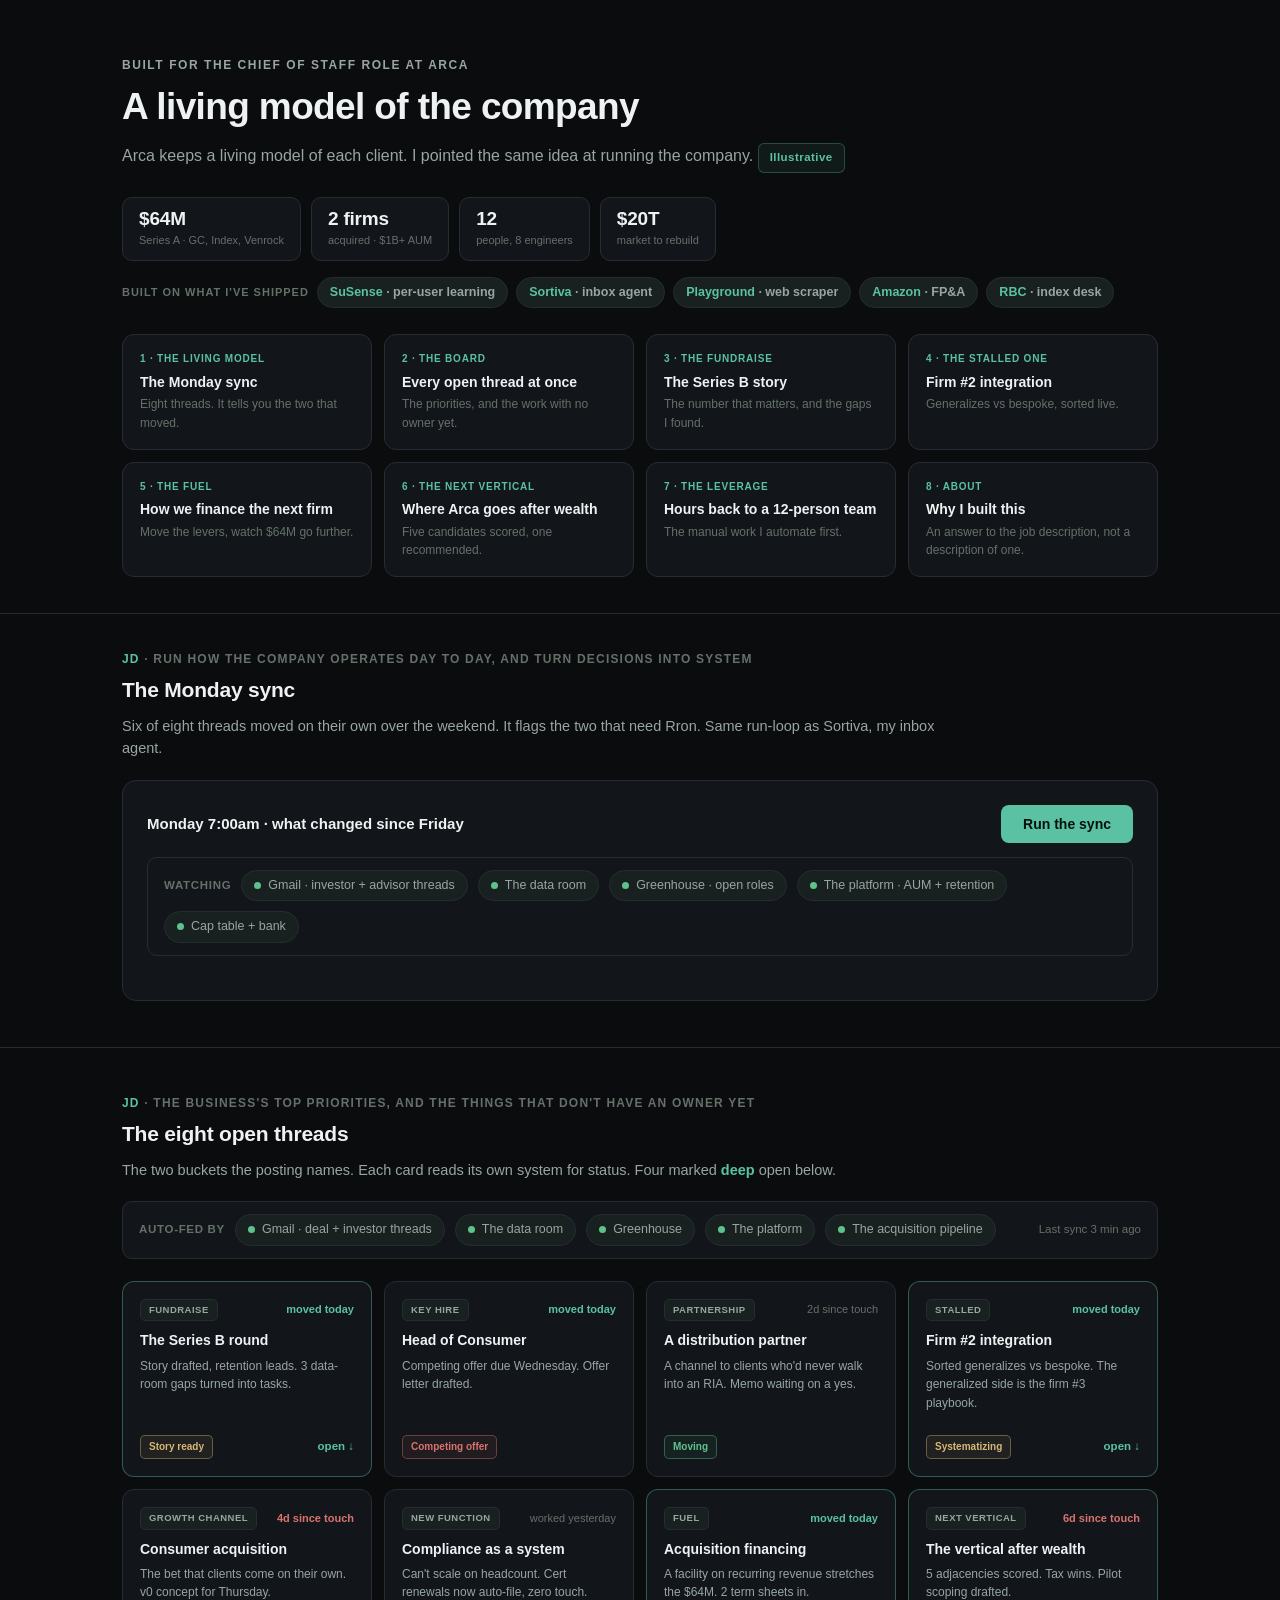
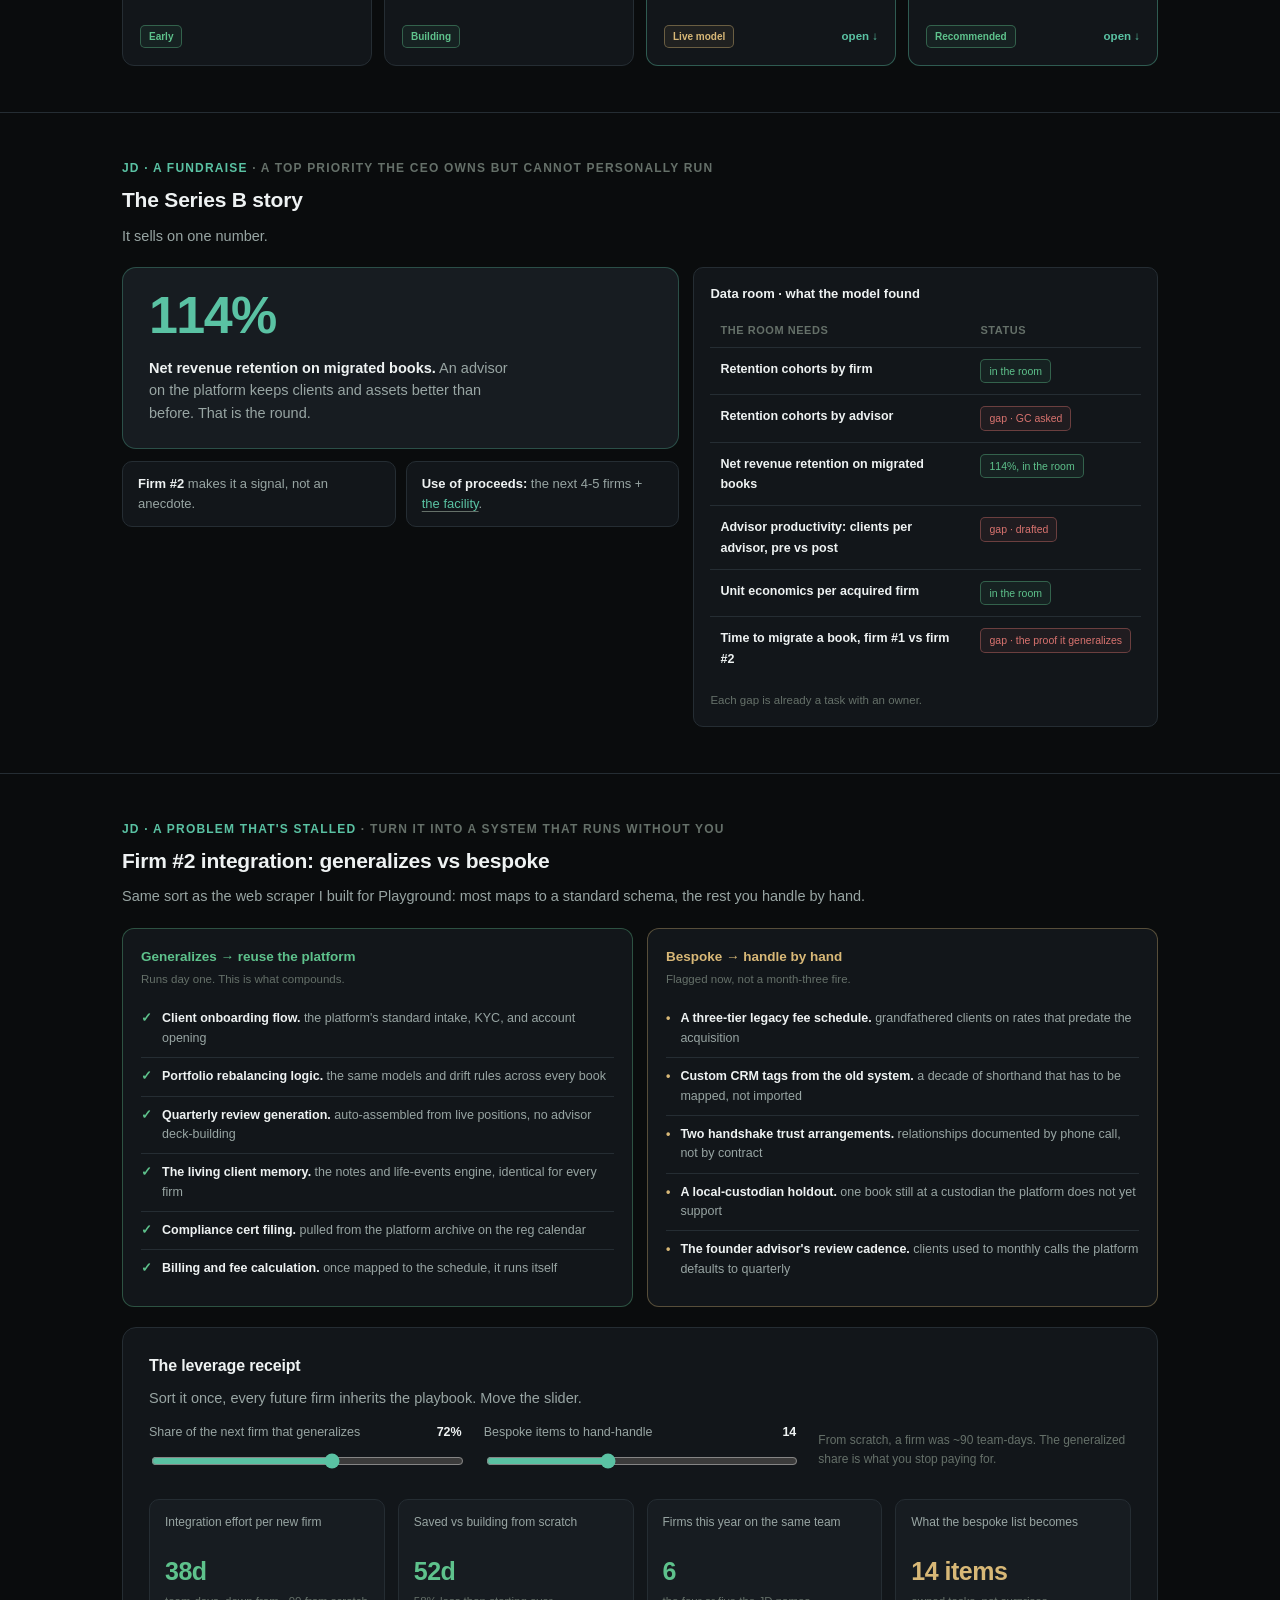
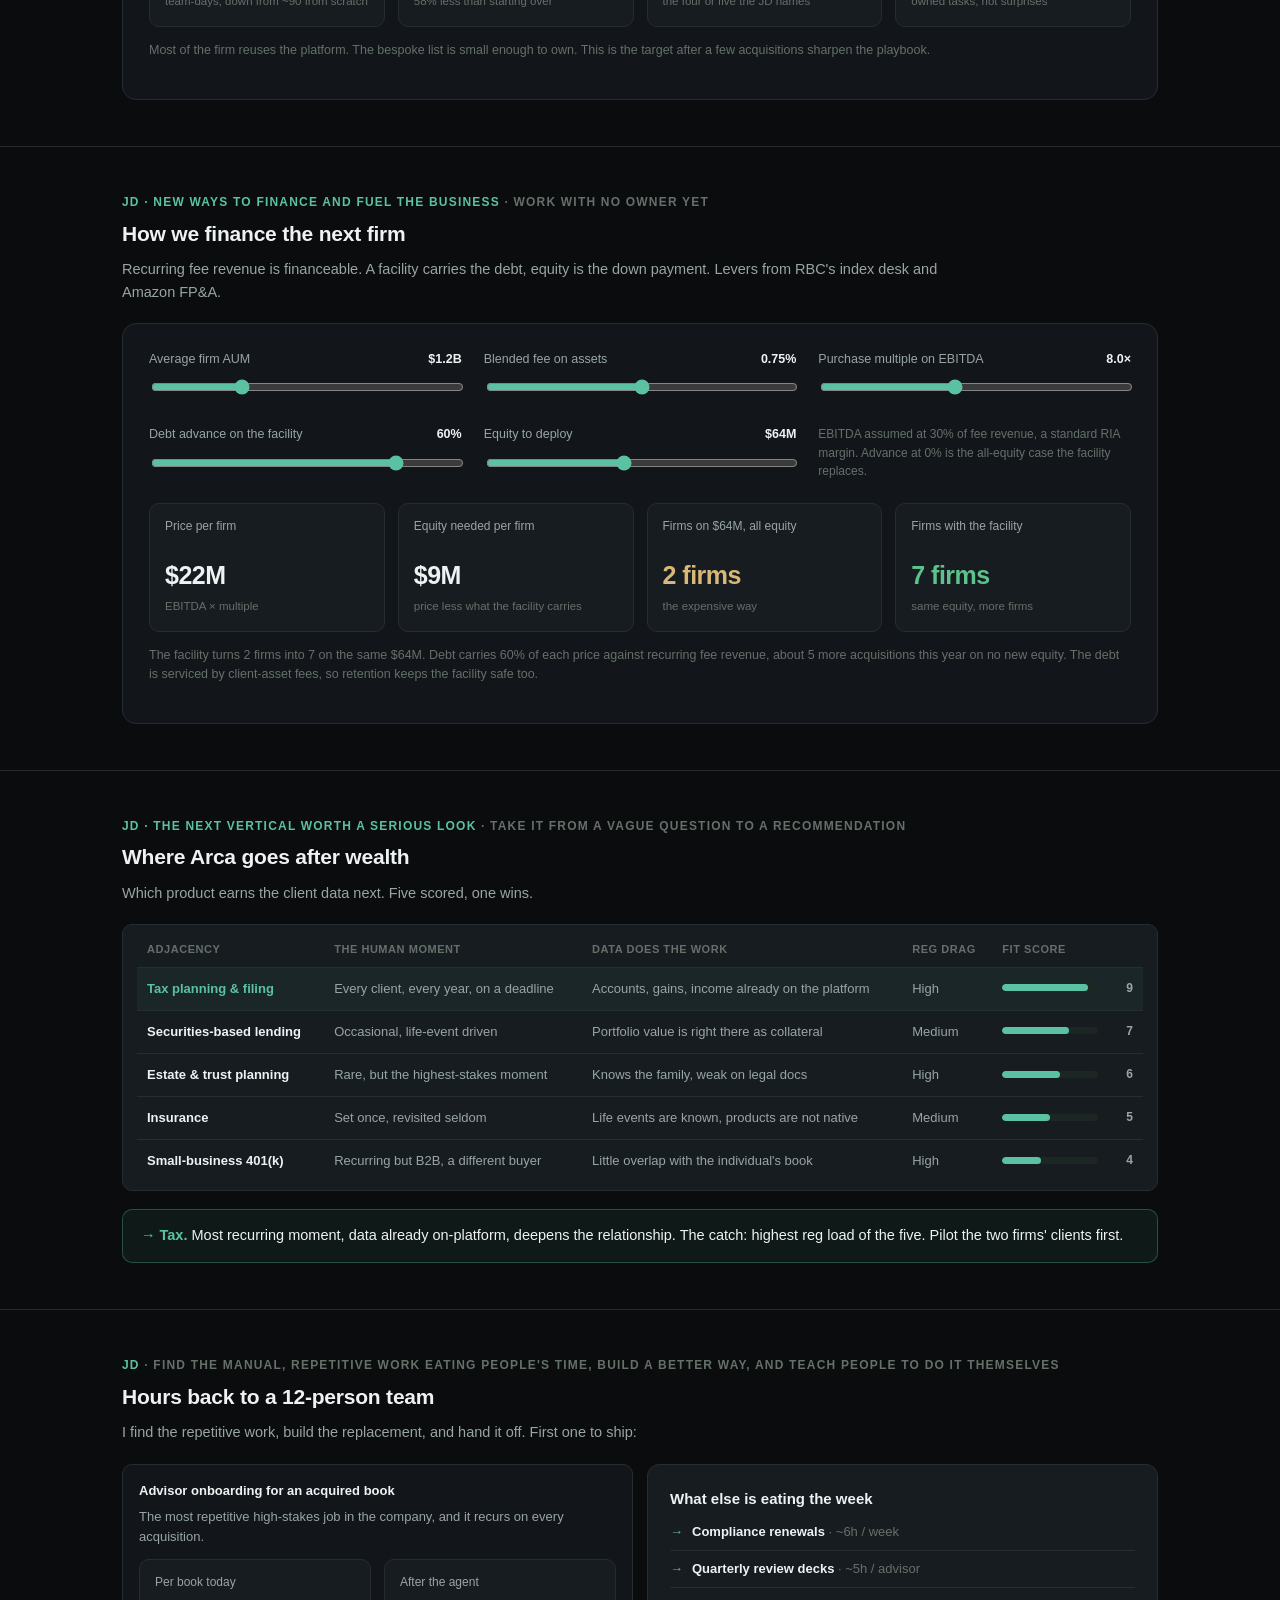
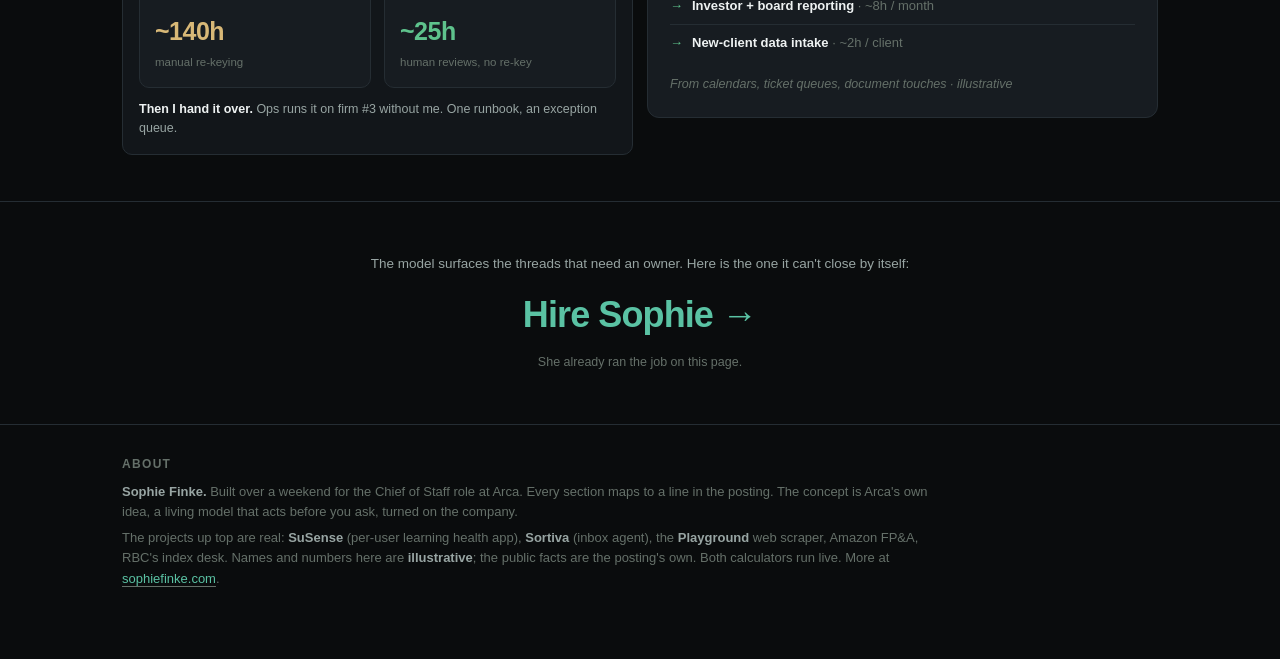
<file: arca_cos/index.html>
<!DOCTYPE html>
<html lang="en">
<head>
<meta charset="utf-8" />
<meta name="viewport" content="width=device-width, initial-scale=1" />
<title>Chief of Staff · Arca · Sophie Finke</title>
<meta name="description" content="A working artifact for the Chief of Staff role at Arca: a living model of the company. The Monday sync, the eight open threads, the Series B story, the Firm #2 integration, the acquisition-financing math, the next vertical, and the leverage the team gets back. Data is illustrative." />
<link rel="stylesheet" href="style.css?v=1" />
</head>
<body>

<header>
  <div class="wrap">
    <div class="eyebrow">Built for the Chief of Staff role at Arca</div>
    <h1>A living model of the company</h1>
    <p class="sub">Arca keeps a living model of each client. I pointed the same idea at running the company. <span class="illus">Illustrative</span></p>

    <div class="receipts">
      <div class="rcell"><div class="rv">$64M</div><div class="rl">Series A · GC, Index, Venrock</div></div>
      <div class="rcell"><div class="rv">2 firms</div><div class="rl">acquired · $1B+ AUM</div></div>
      <div class="rcell"><div class="rv">12</div><div class="rl">people, 8 engineers</div></div>
      <div class="rcell"><div class="rv">$20T</div><div class="rl">market to rebuild</div></div>
    </div>
    <div class="proof">
      <span class="pl">Built on what I've shipped</span>
      <span class="pchip"><b>SuSense</b> · per-user learning</span>
      <span class="pchip"><b>Sortiva</b> · inbox agent</span>
      <span class="pchip"><b>Playground</b> · web scraper</span>
      <span class="pchip"><b>Amazon</b> · FP&amp;A</span>
      <span class="pchip"><b>RBC</b> · index desk</span>
    </div>

    <div class="mods">
      <a class="mod" href="#sync">
        <div class="mn">1 · The living model</div>
        <h3>The Monday sync</h3>
        <p>Eight threads. It tells you the two that moved.</p>
      </a>
      <a class="mod" href="#board">
        <div class="mn">2 · The board</div>
        <h3>Every open thread at once</h3>
        <p>The priorities, and the work with no owner yet.</p>
      </a>
      <a class="mod" href="#raise">
        <div class="mn">3 · The fundraise</div>
        <h3>The Series B story</h3>
        <p>The number that matters, and the gaps I found.</p>
      </a>
      <a class="mod" href="#integrate">
        <div class="mn">4 · The stalled one</div>
        <h3>Firm #2 integration</h3>
        <p>Generalizes vs bespoke, sorted live.</p>
      </a>
      <a class="mod" href="#capital">
        <div class="mn">5 · The fuel</div>
        <h3>How we finance the next firm</h3>
        <p>Move the levers, watch $64M go further.</p>
      </a>
      <a class="mod" href="#vertical">
        <div class="mn">6 · The next vertical</div>
        <h3>Where Arca goes after wealth</h3>
        <p>Five candidates scored, one recommended.</p>
      </a>
      <a class="mod" href="#leverage">
        <div class="mn">7 · The leverage</div>
        <h3>Hours back to a 12-person team</h3>
        <p>The manual work I automate first.</p>
      </a>
      <a class="mod" href="#about">
        <div class="mn">8 · About</div>
        <h3>Why I built this</h3>
        <p>An answer to the job description, not a description of one.</p>
      </a>
    </div>
  </div>
</header>

<!-- MODULE 1: THE MONDAY SYNC -->
<section style="padding-top:36px" id="sync">
  <div class="wrap">
    <div class="sec-head">
      <div class="kicker"><b>JD</b> · Run how the company operates day to day, and turn decisions into system</div>
      <h2>The Monday sync</h2>
      <p class="lead">Six of eight threads moved on their own over the weekend. It flags the two that need Rron. Same run-loop as Sortiva, my inbox agent.</p>
    </div>
    <div class="runbox">
      <div class="runhead">
        <span class="rt">Monday 7:00am · what changed since Friday</span>
        <button class="runbtn" id="syncbtn">Run the sync</button>
      </div>
      <div class="connectors" style="margin-bottom:4px">
        <span class="clab">Watching</span>
        <span class="src-pill"><span class="dot"></span>Gmail · investor + advisor threads</span>
        <span class="src-pill"><span class="dot"></span>The data room</span>
        <span class="src-pill"><span class="dot"></span>Greenhouse · open roles</span>
        <span class="src-pill"><span class="dot"></span>The platform · AUM + retention</span>
        <span class="src-pill"><span class="dot"></span>Cap table + bank</span>
      </div>
      <div class="steps" id="syncsteps"></div>
      <div class="mtout" id="syncout">
        <div class="attn" style="margin-bottom:16px">
          <h3>Moved since Friday · 2 threads need you, framed</h3>
          <div id="moveditems"></div>
        </div>
        <div class="note">
          <h3 style="font-size:14px">The other six · advanced, nothing needed from you</h3>
          <ul class="handled" id="handledlist"></ul>
          <div class="signed">Assembled by the office of the CEO · no one built this deck</div>
        </div>
        <div class="runfoot"><b>Six moved on their own, two need Rron.</b> His Monday is the General Catalyst cohort ask and the Head of Consumer offer, nothing else.</div>
      </div>
    </div>
  </div>
</section>

<!-- MODULE 2: THE BOARD -->
<section id="board">
  <div class="wrap">
    <div class="sec-head">
      <div class="kicker"><b>JD</b> · The business's top priorities, and the things that don't have an owner yet</div>
      <h2>The eight open threads</h2>
      <p class="lead">The two buckets the posting names. Each card reads its own system for status. Four marked <b style="color:var(--accent)">deep</b> open below.</p>
    </div>
    <div class="connectors">
      <span class="clab">Auto-fed by</span>
      <span class="src-pill"><span class="dot"></span>Gmail · deal + investor threads</span>
      <span class="src-pill"><span class="dot"></span>The data room</span>
      <span class="src-pill"><span class="dot"></span>Greenhouse</span>
      <span class="src-pill"><span class="dot"></span>The platform</span>
      <span class="src-pill"><span class="dot"></span>The acquisition pipeline</span>
      <span class="refreshed">Last sync 3 min ago</span>
    </div>
    <div class="board" id="boardcards"></div>
  </div>
</section>

<!-- MODULE 3: THE FUNDRAISE -->
<section id="raise">
  <div class="wrap">
    <div class="sec-head">
      <div class="kicker"><b>JD · a fundraise</b> · a top priority the CEO owns but cannot personally run</div>
      <h2>The Series B story</h2>
      <p class="lead">It sells on one number.</p>
    </div>
    <div class="grid12">
      <div>
        <div class="bigstat">
          <div class="bn">114%</div>
          <div class="bt"><b>Net revenue retention on migrated books.</b> An advisor on the platform keeps clients and assets better than before. That is the round.</div>
        </div>
        <div class="factrow">
          <div class="fact"><b>Firm #2</b> makes it a signal, not an anecdote.</div>
          <div class="fact"><b>Use of proceeds:</b> the next 4-5 firms + <a href="#capital">the facility</a>.</div>
        </div>
      </div>
      <div class="qbrbox">
        <h4>Data room · what the model found</h4>
        <div class="table-scroll" style="background:transparent;border:none;padding:0">
          <table>
            <thead><tr><th>The room needs</th><th>Status</th></tr></thead>
            <tbody id="datagaps"></tbody>
          </table>
        </div>
        <p style="font-size:11.5px;color:var(--dim);margin:12px 0 0">Each gap is already a task with an owner.</p>
      </div>
    </div>
  </div>
</section>

<!-- MODULE 4: THE INTEGRATION -->
<section id="integrate">
  <div class="wrap">
    <div class="sec-head">
      <div class="kicker"><b>JD · a problem that's stalled</b> · turn it into a system that runs without you</div>
      <h2>Firm #2 integration: generalizes vs bespoke</h2>
      <p class="lead">Same sort as the web scraper I built for Playground: most maps to a standard schema, the rest you handle by hand.</p>
    </div>
    <div class="diff" style="margin-bottom:20px">
      <div class="diffcol gen">
        <h4>Generalizes → reuse the platform</h4>
        <div class="dsub">Runs day one. This is what compounds.</div>
        <div id="gencol"></div>
      </div>
      <div class="diffcol spoke">
        <h4>Bespoke → handle by hand</h4>
        <div class="dsub">Flagged now, not a month-three fire.</div>
        <div id="spokecol"></div>
      </div>
    </div>
    <div class="tower">
      <div class="sec-head" style="margin-bottom:14px">
        <h2 style="font-size:16px">The leverage receipt</h2>
        <p class="lead">Sort it once, every future firm inherits the playbook. Move the slider.</p>
      </div>
      <div class="controls">
        <div class="ctrl">
          <div class="cl"><span>Share of the next firm that generalizes</span><b id="v-gen">72%</b></div>
          <input type="range" id="s-gen" min="40" max="95" value="72" step="1">
        </div>
        <div class="ctrl">
          <div class="cl"><span>Bespoke items to hand-handle</span><b id="v-besp">14</b></div>
          <input type="range" id="s-besp" min="4" max="30" value="14" step="1">
        </div>
        <div class="ctrl" style="align-self:center;font-size:12px;color:var(--dim)">From scratch, a firm was ~90 team-days. The generalized share is what you stop paying for.</div>
      </div>
      <div class="towergrid">
        <div class="tcell"><div class="tk">Integration effort per new firm</div><div class="tv" id="i-days"></div><div class="tn">team-days, down from ~90 from scratch</div></div>
        <div class="tcell"><div class="tk">Saved vs building from scratch</div><div class="tv good" id="i-saved"></div><div class="tn" id="i-savedn"></div></div>
        <div class="tcell"><div class="tk">Firms this year on the same team</div><div class="tv good" id="i-firms"></div><div class="tn">the four or five the JD names</div></div>
        <div class="tcell"><div class="tk">What the bespoke list becomes</div><div class="tv warn" id="i-besp"></div><div class="tn">owned tasks, not surprises</div></div>
      </div>
      <p class="hint" id="i-hint"></p>
    </div>
  </div>
</section>

<!-- MODULE 5: THE FUEL -->
<section id="capital">
  <div class="wrap">
    <div class="sec-head">
      <div class="kicker"><b>JD · new ways to finance and fuel the business</b> · work with no owner yet</div>
      <h2>How we finance the next firm</h2>
      <p class="lead">Recurring fee revenue is financeable. A facility carries the debt, equity is the down payment. Levers from RBC's index desk and Amazon FP&A.</p>
    </div>
    <div class="tower">
      <div class="controls">
        <div class="ctrl">
          <div class="cl"><span>Average firm AUM</span><b id="v-aum">$1.2B</b></div>
          <input type="range" id="s-aum" min="500" max="3000" value="1200" step="100">
        </div>
        <div class="ctrl">
          <div class="cl"><span>Blended fee on assets</span><b id="v-fee">0.75%</b></div>
          <input type="range" id="s-fee" min="40" max="110" value="75" step="5">
        </div>
        <div class="ctrl">
          <div class="cl"><span>Purchase multiple on EBITDA</span><b id="v-mult">8.0×</b></div>
          <input type="range" id="s-mult" min="50" max="120" value="80" step="5">
        </div>
        <div class="ctrl">
          <div class="cl"><span>Debt advance on the facility</span><b id="v-adv">60%</b></div>
          <input type="range" id="s-adv" min="0" max="75" value="60" step="5">
        </div>
        <div class="ctrl">
          <div class="cl"><span>Equity to deploy</span><b id="v-eq">$64M</b></div>
          <input type="range" id="s-eq" min="20" max="120" value="64" step="4">
        </div>
        <div class="ctrl" style="align-self:center;font-size:12px;color:var(--dim)">EBITDA assumed at 30% of fee revenue, a standard RIA margin. Advance at 0% is the all-equity case the facility replaces.</div>
      </div>
      <div class="towergrid">
        <div class="tcell"><div class="tk">Price per firm</div><div class="tv" id="c-price"></div><div class="tn">EBITDA × multiple</div></div>
        <div class="tcell"><div class="tk">Equity needed per firm</div><div class="tv" id="c-eqfirm"></div><div class="tn">price less what the facility carries</div></div>
        <div class="tcell"><div class="tk">Firms on $64M, all equity</div><div class="tv warn" id="c-nodebt"></div><div class="tn">the expensive way</div></div>
        <div class="tcell"><div class="tk">Firms with the facility</div><div class="tv good" id="c-withdebt"></div><div class="tn">same equity, more firms</div></div>
      </div>
      <p class="hint" id="c-hint"></p>
    </div>
  </div>
</section>

<!-- MODULE 6: THE NEXT VERTICAL -->
<section id="vertical">
  <div class="wrap">
    <div class="sec-head">
      <div class="kicker"><b>JD · the next vertical worth a serious look</b> · take it from a vague question to a recommendation</div>
      <h2>Where Arca goes after wealth</h2>
      <p class="lead">Which product earns the client data next. Five scored, one wins.</p>
    </div>
    <div class="table-scroll">
      <table>
        <thead><tr><th>Adjacency</th><th>The human moment</th><th>Data does the work</th><th>Reg drag</th><th>Fit score</th></tr></thead>
        <tbody id="vertrows"></tbody>
      </table>
    </div>
    <div class="callout">
      <span class="cw">→ Tax.</span> Most recurring moment, data already on-platform, deepens the relationship. The catch: highest reg load of the five. Pilot the two firms' clients first.
    </div>
  </div>
</section>

<!-- MODULE 7: THE LEVERAGE -->
<section id="leverage">
  <div class="wrap">
    <div class="sec-head">
      <div class="kicker"><b>JD</b> · Find the manual, repetitive work eating people's time, build a better way, and teach people to do it themselves</div>
      <h2>Hours back to a 12-person team</h2>
      <p class="lead">I find the repetitive work, build the replacement, and hand it off. First one to ship:</p>
    </div>
    <div class="grid2">
      <div class="qbrbox">
        <h4>Advisor onboarding for an acquired book</h4>
        <p style="font-size:13px;color:var(--muted);margin:0 0 12px">The most repetitive high-stakes job in the company, and it recurs on every acquisition.</p>
        <div class="towergrid" style="grid-template-columns:1fr 1fr;margin-bottom:12px">
          <div class="tcell"><div class="tk">Per book today</div><div class="tv warn">~140h</div><div class="tn">manual re-keying</div></div>
          <div class="tcell"><div class="tk">After the agent</div><div class="tv good">~25h</div><div class="tn">human reviews, no re-key</div></div>
        </div>
        <p style="font-size:12.5px;color:var(--muted);margin:0"><b style="color:var(--txt)">Then I hand it over.</b> Ops runs it on firm #3 without me. One runbook, an exception queue.</p>
      </div>
      <div class="note">
        <h3>What else is eating the week</h3>
        <ul class="handled" id="leverlist"></ul>
        <div class="signed">From calendars, ticket queues, document touches · illustrative</div>
      </div>
    </div>
  </div>
</section>

<!-- THE WINK -->
<section id="hire">
  <div class="wrap hire">
    <div class="hk">The model surfaces the threads that need an owner. Here is the one it can't close by itself:</div>
    <a class="hb" href="mailto:sophiefinke@gmail.com?subject=Arca%20Chief%20of%20Staff">Hire Sophie →</a>
    <div class="hs">She already ran the job on this page.</div>
  </div>
</section>

<!-- ABOUT -->
<footer id="about">
  <div class="wrap">
    <div class="kicker">About</div>
    <p><b style="color:var(--muted)">Sophie Finke.</b> Built over a weekend for the Chief of Staff role at Arca. Every section maps to a line in the posting. The concept is Arca's own idea, a living model that acts before you ask, turned on the company.</p>
    <p>The projects up top are real: <b style="color:var(--muted)">SuSense</b> (per-user learning health app), <b style="color:var(--muted)">Sortiva</b> (inbox agent), the <b style="color:var(--muted)">Playground</b> web scraper, Amazon FP&amp;A, RBC's index desk. Names and numbers here are <b style="color:var(--muted)">illustrative</b>; the public facts are the posting's own. Both calculators run live. More at <a href="https://sophiefinke.com" target="_blank" rel="noopener">sophiefinke.com</a>.</p>
  </div>
</footer>

<script>
/* All values illustrative, designed to read like a real AI-native wealth firm rather than pulled from Arca's systems. */

/* ===== module 1: the Monday sync ===== */
const SYNCSTEPS = [
  "Reading the inbox, the data room, Greenhouse, the platform, and the cap table",
  "Checking each of the eight threads against what changed since Friday",
  "Advancing the routine work and drafting the next move on each",
  "Surfacing the two that actually need Rron"
];
const MOVED = [
  {sev:"var(--red)", t:"General Catalyst wants advisor-level retention cohorts", d:"Flagged as a data-room gap. PR to the data team already drafted.", own:"15 min before you reply"},
  {sev:"var(--gold)", t:"Head of Consumer finalist has a competing offer", d:"Deadline Wednesday. Comp options and offer letter drafted.", own:"Yes or no on the match today"}
];
const HANDLED = [
  {t:"Firm #2 integration", d:"CRM export sorted, runbook updated"},
  {t:"Distribution partnership", d:"memo + intro email drafted for your yes"},
  {t:"Consumer acquisition", d:"v0 concept parked for Thursday's review"},
  {t:"Compliance as a system", d:"2 cert renewals auto-filed, zero touch"},
  {t:"Acquisition financing", d:"2 lender term sheets in the model below"},
  {t:"The next vertical", d:"tax pilot scoping advanced"}
];
document.getElementById("moveditems").innerHTML = MOVED.map(a=>`
  <div class="item"><span class="sev" style="background:${a.sev}"></span>
    <div class="ibody"><div class="it">${a.t}</div><div class="id">${a.d}</div><div class="own">${a.own}</div></div>
  </div>`).join("");
document.getElementById("handledlist").innerHTML = HANDLED.map(x=>`
  <li><span class="ck">✓</span><span><b>${x.t}.</b> ${x.d}</span></li>`).join("");
let syncRunning = false;
document.getElementById("syncbtn").addEventListener("click", ()=>{
  if(syncRunning) return;
  syncRunning = true;
  const btn = document.getElementById("syncbtn");
  btn.disabled = true;
  document.getElementById("syncout").classList.remove("show");
  const stepsEl = document.getElementById("syncsteps");
  stepsEl.innerHTML = SYNCSTEPS.map(s=>`
    <div class="step"><span class="ico"><span class="spin"></span><span class="chk">✓</span></span><span>${s}…</span></div>`).join("");
  const rows = stepsEl.querySelectorAll(".step");
  let t = 150;
  SYNCSTEPS.forEach((s,i)=>{
    setTimeout(()=>rows[i].classList.add("show"), t);
    t += 560;
    setTimeout(()=>rows[i].classList.add("done"), t);
    t += 90;
  });
  setTimeout(()=>{
    document.getElementById("syncout").classList.add("show");
    btn.disabled = false;
    btn.textContent = "Run it again";
    syncRunning = false;
  }, t + 200);
});

/* ===== module 2: the board ===== */
const THREADS = [
  {fn:"Fundraise", bucket:"Priority", t:"The Series B round", touch:"moved", touchtxt:"moved today",
   state:"Story drafted, retention leads. 3 data-room gaps turned into tasks.",
   tag:"watch", tagtxt:"Story ready", deep:"#raise"},
  {fn:"Key hire", bucket:"Priority", t:"Head of Consumer", touch:"moved", touchtxt:"moved today",
   state:"Competing offer due Wednesday. Offer letter drafted.",
   tag:"blocked", tagtxt:"Competing offer", deep:""},
  {fn:"Partnership", bucket:"Priority", t:"A distribution partner", touch:2, touchtxt:"2d since touch",
   state:"A channel to clients who'd never walk into an RIA. Memo waiting on a yes.",
   tag:"ok", tagtxt:"Moving", deep:""},
  {fn:"Stalled", bucket:"Priority", t:"Firm #2 integration", touch:"moved", touchtxt:"moved today",
   state:"Sorted generalizes vs bespoke. The generalized side is the firm #3 playbook.",
   tag:"watch", tagtxt:"Systematizing", deep:"#integrate"},
  {fn:"Growth channel", bucket:"No owner yet", t:"Consumer acquisition", touch:4, touchtxt:"4d since touch",
   state:"The bet that clients come on their own. v0 concept for Thursday.",
   tag:"ok", tagtxt:"Early", deep:""},
  {fn:"New function", bucket:"No owner yet", t:"Compliance as a system", touch:1, touchtxt:"worked yesterday",
   state:"Can't scale on headcount. Cert renewals now auto-file, zero touch.",
   tag:"ok", tagtxt:"Building", deep:""},
  {fn:"Fuel", bucket:"No owner yet", t:"Acquisition financing", touch:"moved", touchtxt:"moved today",
   state:"A facility on recurring revenue stretches the $64M. 2 term sheets in.",
   tag:"watch", tagtxt:"Live model", deep:"#capital"},
  {fn:"Next vertical", bucket:"No owner yet", t:"The vertical after wealth", touch:6, touchtxt:"6d since touch",
   state:"5 adjacencies scored. Tax wins. Pilot scoping drafted.",
   tag:"ok", tagtxt:"Recommended", deep:"#vertical"}
];
document.getElementById("boardcards").innerHTML = THREADS.map(x=>{
  const tc = x.touch==="moved" ? "moved" : (typeof x.touch==="number" && x.touch>=4 ? "warn" : "");
  const opener = x.deep ? `<a class="opener" href="${x.deep}">open ↓</a>` : "";
  return `<div class="agent${x.deep?" deep":""}">
    <div class="atop"><span class="fpill">${x.fn}</span><span class="touch ${tc}">${x.touchtxt}</span></div>
    <h3>${x.t}</h3>
    <div class="astate">${x.state}</div>
    <div class="abadge"><span class="tag ${x.tag}">${x.tagtxt}</span>${opener}</div>
  </div>`;
}).join("");

/* ===== module 3: data-room gaps ===== */
const GAPS = [
  {n:"Retention cohorts by firm", s:"have", txt:"in the room"},
  {n:"Retention cohorts by advisor", s:"gap", txt:"gap · GC asked"},
  {n:"Net revenue retention on migrated books", s:"have", txt:"114%, in the room"},
  {n:"Advisor productivity: clients per advisor, pre vs post", s:"gap", txt:"gap · drafted"},
  {n:"Unit economics per acquired firm", s:"have", txt:"in the room"},
  {n:"Time to migrate a book, firm #1 vs firm #2", s:"gap", txt:"gap · the proof it generalizes"}
];
document.getElementById("datagaps").innerHTML = GAPS.map(x=>`
  <tr><td><span class="name" style="font-size:12.5px">${x.n}</span></td>
  <td><span class="pill ${x.s}">${x.txt}</span></td></tr>`).join("");

/* ===== module 4: integration diff ===== */
const GEN = [
  {h:"Client onboarding flow", d:"the platform's standard intake, KYC, and account opening"},
  {h:"Portfolio rebalancing logic", d:"the same models and drift rules across every book"},
  {h:"Quarterly review generation", d:"auto-assembled from live positions, no advisor deck-building"},
  {h:"The living client memory", d:"the notes and life-events engine, identical for every firm"},
  {h:"Compliance cert filing", d:"pulled from the platform archive on the reg calendar"},
  {h:"Billing and fee calculation", d:"once mapped to the schedule, it runs itself"}
];
const SPOKE = [
  {h:"A three-tier legacy fee schedule", d:"grandfathered clients on rates that predate the acquisition"},
  {h:"Custom CRM tags from the old system", d:"a decade of shorthand that has to be mapped, not imported"},
  {h:"Two handshake trust arrangements", d:"relationships documented by phone call, not by contract"},
  {h:"A local-custodian holdout", d:"one book still at a custodian the platform does not yet support"},
  {h:"The founder advisor's review cadence", d:"clients used to monthly calls the platform defaults to quarterly"}
];
document.getElementById("gencol").innerHTML = GEN.map(x=>`
  <div class="drow"><span class="di">✓</span><span><b>${x.h}.</b> ${x.d}</span></div>`).join("");
document.getElementById("spokecol").innerHTML = SPOKE.map(x=>`
  <div class="drow"><span class="di">•</span><span><b>${x.h}.</b> ${x.d}</span></div>`).join("");

/* integration leverage calc */
function recompInt(){
  const gen = +document.getElementById("s-gen").value;      /* % generalizes */
  const besp = +document.getElementById("s-besp").value;    /* bespoke items */
  document.getElementById("v-gen").textContent = gen + "%";
  document.getElementById("v-besp").textContent = besp;
  const scratch = 90;                                        /* team-days from scratch */
  const days = Math.round(scratch * (1 - gen/100) + besp * 0.9);
  const saved = Math.max(0, scratch - days);
  const firms = Math.max(1, Math.floor(240 / Math.max(1,days)));  /* ~240 team-days/yr available for integration */
  document.getElementById("i-days").textContent = days + "d";
  document.getElementById("i-days").className = "tv " + (days < 40 ? "good" : days < 60 ? "warn" : "bad");
  document.getElementById("i-saved").textContent = saved + "d";
  document.getElementById("i-savedn").textContent = Math.round(saved/scratch*100) + "% less than starting over";
  document.getElementById("i-firms").textContent = firms;
  document.getElementById("i-besp").textContent = besp + " items";
  const hint = document.getElementById("i-hint");
  if(gen >= 80){
    hint.textContent = "At this level an acquisition is a checklist, not a project. The same team absorbs the next firm, and the next.";
  } else if(gen >= 60){
    hint.textContent = "Most of the firm reuses the platform. The bespoke list is small enough to own. This is the target after a few acquisitions sharpen the playbook.";
  } else {
    hint.textContent = "Too much is still bespoke. Firm #2 got integrated like a one-off. Push this share up with every acquisition.";
  }
}
["s-gen","s-besp"].forEach(id=>document.getElementById(id).addEventListener("input", recompInt));
recompInt();

/* ===== module 5: financing calc ===== */
function fmtUSD(m){ return m >= 1000 ? "$" + (m/1000).toFixed(2) + "B" : "$" + Math.round(m) + "M"; }
function recompCap(){
  const aum = +document.getElementById("s-aum").value;            /* $M AUM */
  const fee = +document.getElementById("s-fee").value / 10000;    /* fee, from bps-ish slider (75 => 0.75%) */
  const mult = +document.getElementById("s-mult").value / 10;     /* 80 => 8.0x */
  const adv = +document.getElementById("s-adv").value / 100;      /* advance rate */
  const eq = +document.getElementById("s-eq").value;              /* $M equity */
  document.getElementById("v-aum").textContent = "$" + (aum/1000).toFixed(1) + "B";
  document.getElementById("v-fee").textContent = (fee*100).toFixed(2) + "%";
  document.getElementById("v-mult").textContent = mult.toFixed(1) + "×";
  document.getElementById("v-adv").textContent = Math.round(adv*100) + "%";
  document.getElementById("v-eq").textContent = "$" + eq + "M";

  const revenue = aum * fee;                 /* $M annual fee revenue */
  const ebitda = revenue * 0.30;             /* 30% margin */
  const price = ebitda * mult;               /* $M price per firm */
  const debt = price * adv;                  /* facility carries this */
  const eqPerFirm = price - debt;            /* equity down payment per firm */
  const firmsAllEq = Math.floor(eq / price);
  const firmsWithDebt = eqPerFirm > 0 ? Math.floor(eq / eqPerFirm) : 99;

  document.getElementById("c-price").textContent = fmtUSD(price);
  document.getElementById("c-eqfirm").textContent = fmtUSD(eqPerFirm);
  document.getElementById("c-nodebt").textContent = firmsAllEq + (firmsAllEq===1?" firm":" firms");
  document.getElementById("c-withdebt").textContent = firmsWithDebt + (firmsWithDebt===1?" firm":" firms");

  const extra = firmsWithDebt - firmsAllEq;
  const hint = document.getElementById("c-hint");
  if(adv === 0){
    hint.textContent = "Zero advance is the all-equity case, how the company grows today. Slide it up and the same $" + eq + "M reaches more firms.";
  } else {
    hint.textContent = "The facility turns " + firmsAllEq + " firms into " + firmsWithDebt + " on the same $" + eq + "M. Debt carries " + Math.round(adv*100) + "% of each price against recurring fee revenue" + (extra>0?", about "+extra+" more "+(extra===1?"acquisition":"acquisitions")+" this year on no new equity":"") + ". The debt is serviced by client-asset fees, so retention keeps the facility safe too.";
  }
}
["s-aum","s-fee","s-mult","s-adv","s-eq"].forEach(id=>document.getElementById(id).addEventListener("input", recompCap));
recompCap();

/* ===== module 6: vertical scoring ===== */
const VERTS = [
  {c:"Tax planning & filing", moment:"Every client, every year, on a deadline", data:"Accounts, gains, income already on the platform", reg:"High", score:9, brand:true},
  {c:"Securities-based lending", moment:"Occasional, life-event driven", data:"Portfolio value is right there as collateral", reg:"Medium", score:7},
  {c:"Estate & trust planning", moment:"Rare, but the highest-stakes moment", data:"Knows the family, weak on legal docs", reg:"High", score:6},
  {c:"Insurance", moment:"Set once, revisited seldom", data:"Life events are known, products are not native", reg:"Medium", score:5},
  {c:"Small-business 401(k)", moment:"Recurring but B2B, a different buyer", data:"Little overlap with the individual's book", reg:"High", score:4}
];
document.getElementById("vertrows").innerHTML = VERTS.map(x=>`
  <tr${x.brand?' class="brandrow"':''}>
    <td><span class="name">${x.c}</span></td>
    <td>${x.moment}</td>
    <td>${x.data}</td>
    <td>${x.reg}</td>
    <td><div class="scorewrap"><div class="scoretrack"><div class="scorefill" style="width:${x.score*10}%"></div></div><span class="scoreval">${x.score}</span></div></td>
  </tr>`).join("");

/* ===== module 7: leverage list ===== */
const LEVER = [
  {t:"Compliance renewals", h:"~6h / week"},
  {t:"Quarterly review decks", h:"~5h / advisor"},
  {t:"Investor + board reporting", h:"~8h / month"},
  {t:"New-client data intake", h:"~2h / client"}
];
document.getElementById("leverlist").innerHTML = LEVER.map(x=>`
  <li><span class="ck">→</span><span><b>${x.t}</b> <span style="color:var(--dim)">· ${x.h}</span></span></li>`).join("");
</script>
</body>
</html>
</file>
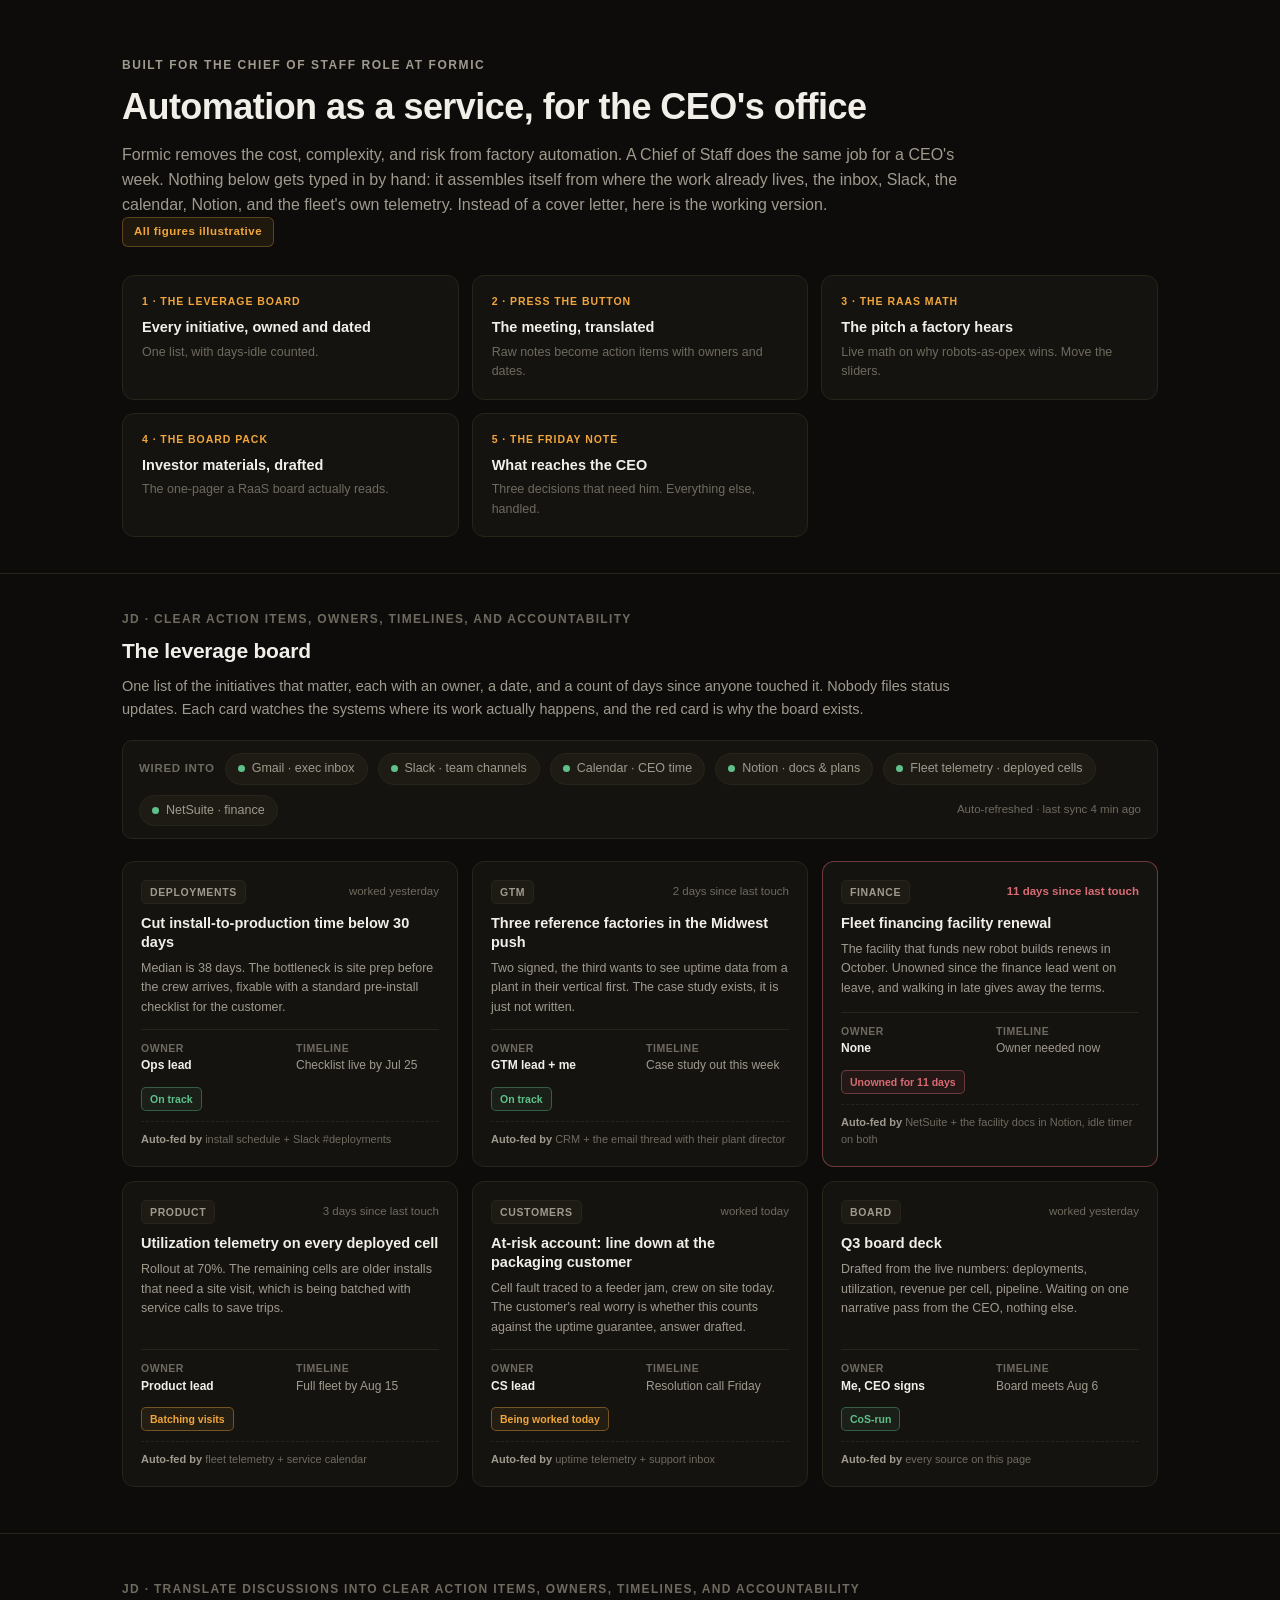
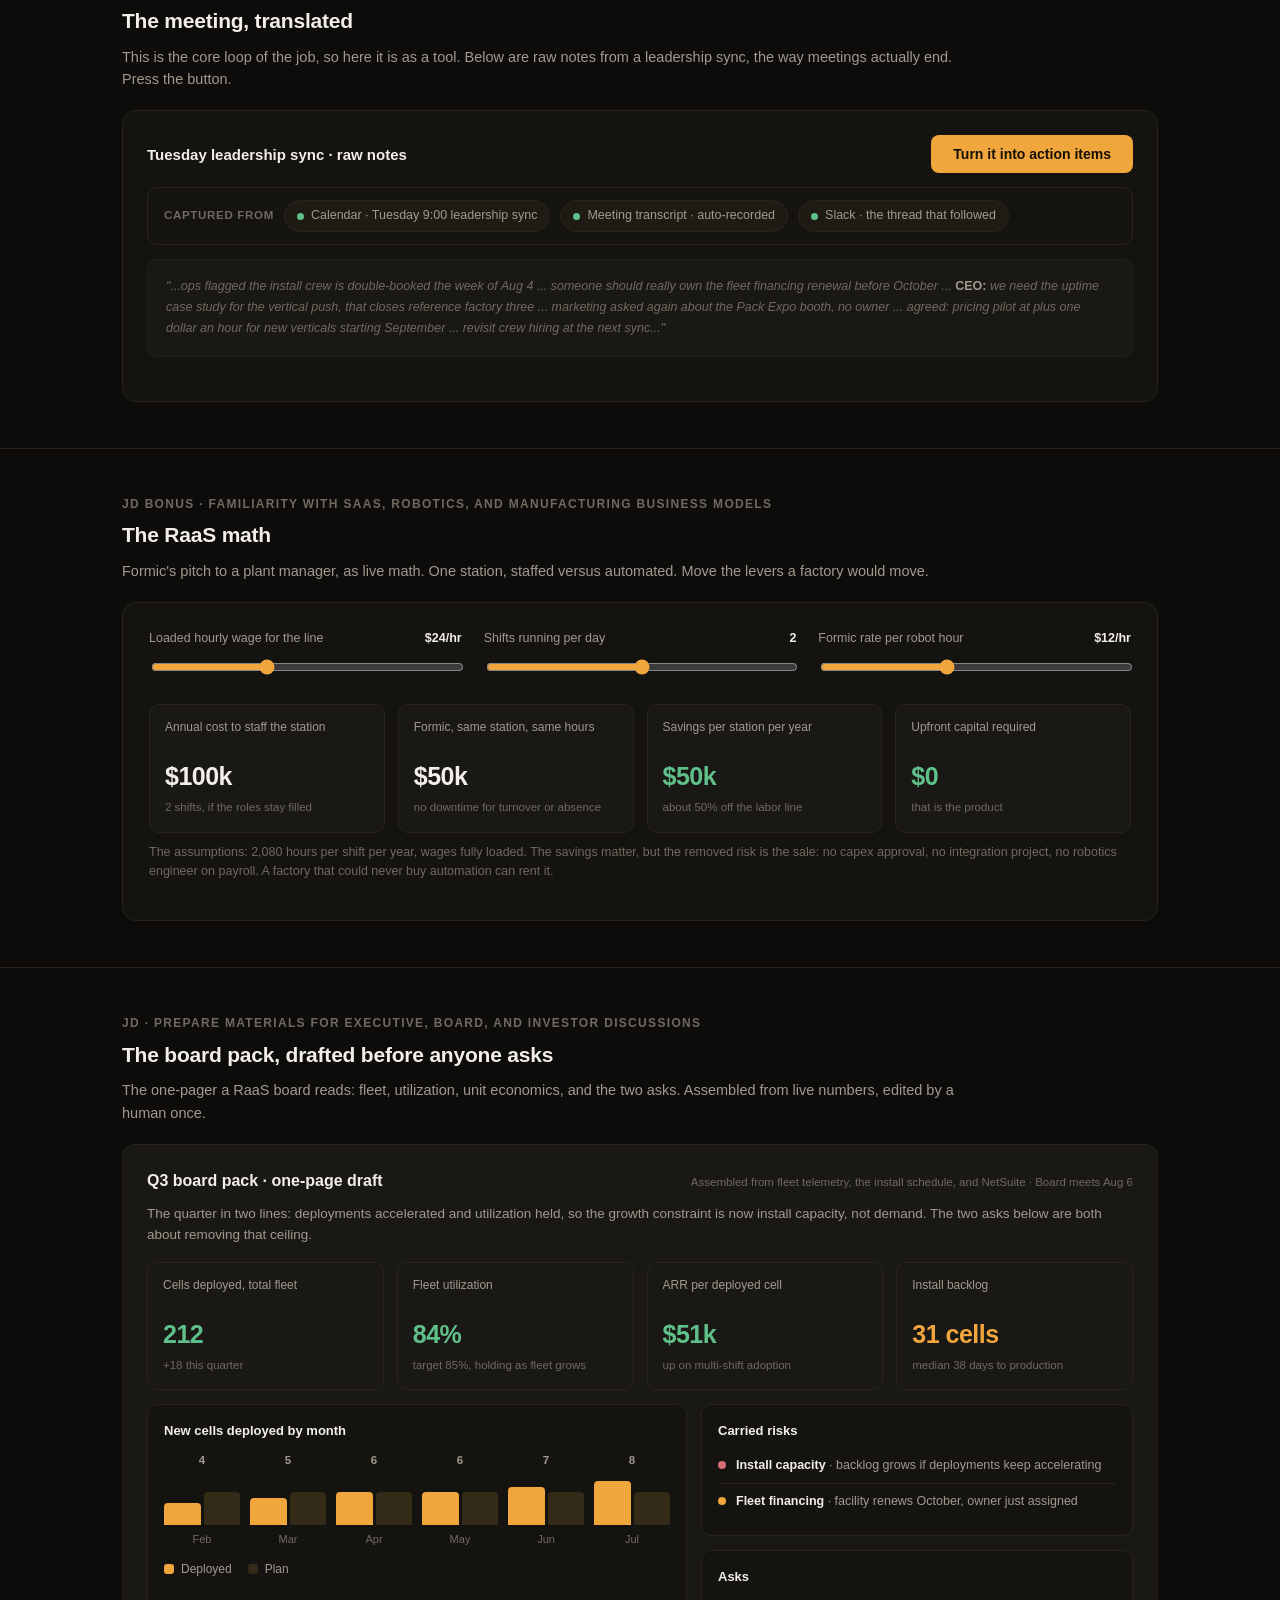
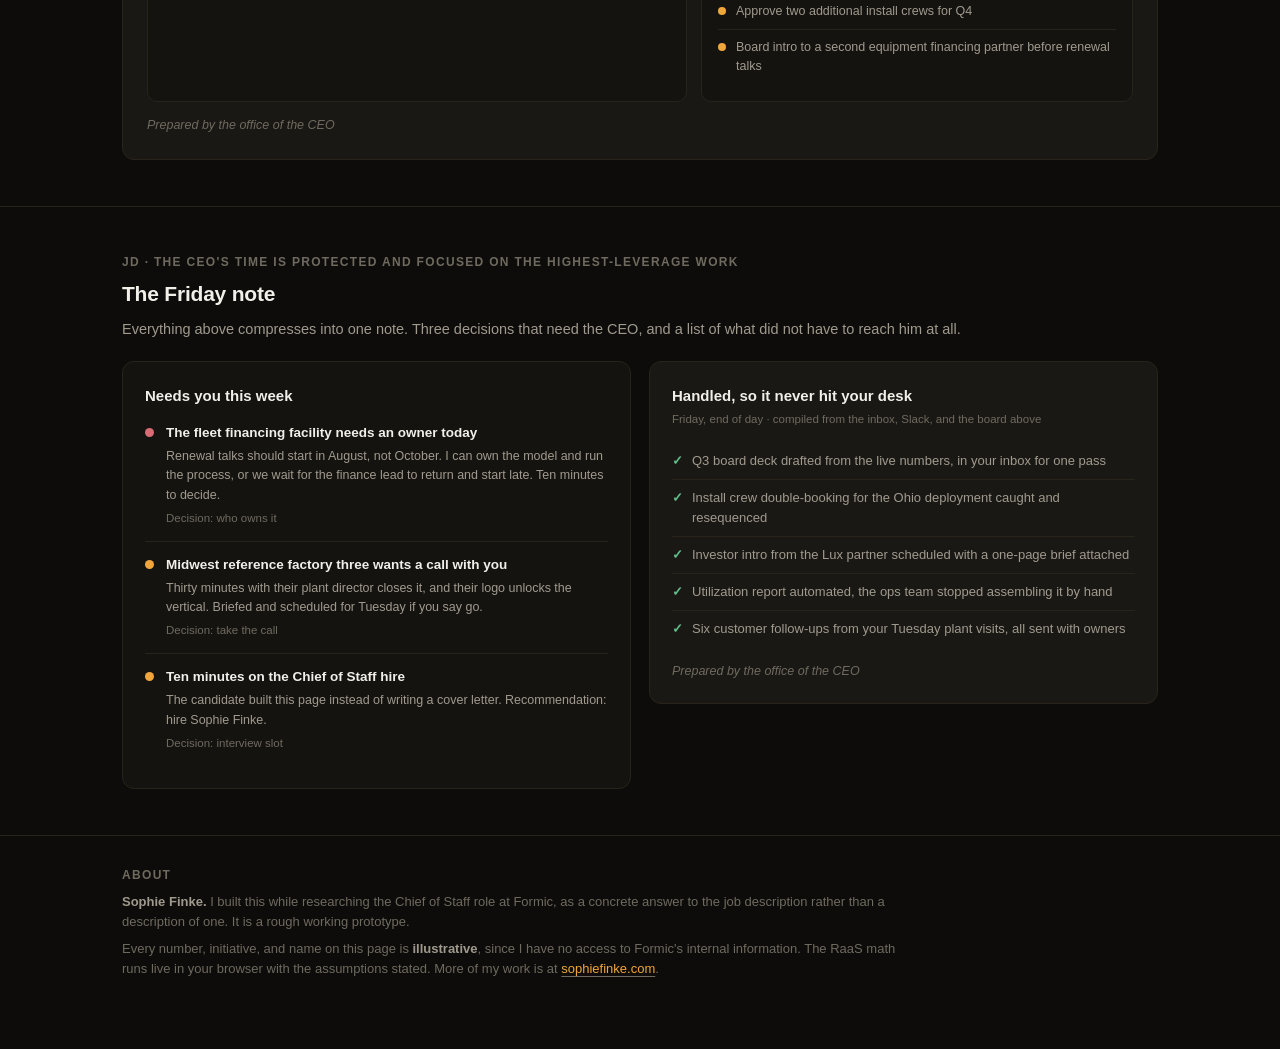
<file: formic_cos/index.html>
<!DOCTYPE html>
<html lang="en">
<head>
<meta charset="utf-8" />
<meta name="viewport" content="width=device-width, initial-scale=1" />
<title>Chief of Staff · Formic · Sophie Finke</title>
<meta name="description" content="A working artifact for the Chief of Staff role at Formic: the CEO's leverage board, the RaaS math, and the Friday note. Data is illustrative." />
<link rel="stylesheet" href="style.css?v=3" />
</head>
<body>

<header>
  <div class="wrap">
    <div class="eyebrow">Built for the Chief of Staff role at Formic</div>
    <h1>Automation as a service, for the CEO's office</h1>
    <p class="sub">Formic removes the cost, complexity, and risk from factory automation. A Chief of Staff does the same job for a CEO's week. Nothing below gets typed in by hand: it assembles itself from where the work already lives, the inbox, Slack, the calendar, Notion, and the fleet's own telemetry. Instead of a cover letter, here is the working version. <span class="illus">All figures illustrative</span></p>

    <div class="mods">
      <a class="mod" href="#board">
        <div class="mn">1 · The leverage board</div>
        <h3>Every initiative, owned and dated</h3>
        <p>One list, with days-idle counted.</p>
      </a>
      <a class="mod" href="#meeting">
        <div class="mn">2 · Press the button</div>
        <h3>The meeting, translated</h3>
        <p>Raw notes become action items with owners and dates.</p>
      </a>
      <a class="mod" href="#raas">
        <div class="mn">3 · The RaaS math</div>
        <h3>The pitch a factory hears</h3>
        <p>Live math on why robots-as-opex wins. Move the sliders.</p>
      </a>
      <a class="mod" href="#pack">
        <div class="mn">4 · The board pack</div>
        <h3>Investor materials, drafted</h3>
        <p>The one-pager a RaaS board actually reads.</p>
      </a>
      <a class="mod" href="#note">
        <div class="mn">5 · The Friday note</div>
        <h3>What reaches the CEO</h3>
        <p>Three decisions that need him. Everything else, handled.</p>
      </a>
    </div>
  </div>
</header>

<!-- MODULE 1: LEVERAGE BOARD -->
<section style="padding-top:36px" id="board">
  <div class="wrap">
    <div class="sec-head">
      <div class="kicker">JD · Clear action items, owners, timelines, and accountability</div>
      <h2>The leverage board</h2>
      <p class="lead">One list of the initiatives that matter, each with an owner, a date, and a count of days since anyone touched it. Nobody files status updates. Each card watches the systems where its work actually happens, and the red card is why the board exists.</p>
    </div>
    <div class="connectors">
      <span class="clab">Wired into</span>
      <span class="src-pill"><span class="dot"></span>Gmail · exec inbox</span>
      <span class="src-pill"><span class="dot"></span>Slack · team channels</span>
      <span class="src-pill"><span class="dot"></span>Calendar · CEO time</span>
      <span class="src-pill"><span class="dot"></span>Notion · docs &amp; plans</span>
      <span class="src-pill"><span class="dot"></span>Fleet telemetry · deployed cells</span>
      <span class="src-pill"><span class="dot"></span>NetSuite · finance</span>
      <span class="refreshed">Auto-refreshed · last sync 4 min ago</span>
    </div>
    <div class="agents" id="initiatives"></div>
  </div>
</section>

<!-- MODULE 2: MEETING TRANSLATOR -->
<section id="meeting">
  <div class="wrap">
    <div class="sec-head">
      <div class="kicker">JD · Translate discussions into clear action items, owners, timelines, and accountability</div>
      <h2>The meeting, translated</h2>
      <p class="lead">This is the core loop of the job, so here it is as a tool. Below are raw notes from a leadership sync, the way meetings actually end. Press the button.</p>
    </div>
    <div class="runbox">
      <div class="runhead">
        <span class="rt">Tuesday leadership sync · raw notes</span>
        <button class="runbtn" id="mtbtn">Turn it into action items</button>
      </div>
      <div class="connectors" style="margin-bottom:14px">
        <span class="clab">Captured from</span>
        <span class="src-pill"><span class="dot"></span>Calendar · Tuesday 9:00 leadership sync</span>
        <span class="src-pill"><span class="dot"></span>Meeting transcript · auto-recorded</span>
        <span class="src-pill"><span class="dot"></span>Slack · the thread that followed</span>
      </div>
      <div class="rawnotes">"...ops flagged the install crew is double-booked the week of Aug 4 ... someone should really own the fleet financing renewal before October ... <b>CEO:</b> we need the uptime case study for the vertical push, that closes reference factory three ... marketing asked again about the Pack Expo booth, no owner ... agreed: pricing pilot at plus one dollar an hour for new verticals starting September ... revisit crew hiring at the next sync..."</div>
      <div class="steps" id="mtsteps"></div>
      <div class="mtout" id="mtout">
        <div class="table-scroll">
          <table>
            <thead><tr><th>Action item</th><th>Owner</th><th>Due</th><th>Where it lives now</th></tr></thead>
            <tbody id="mtrows"></tbody>
          </table>
        </div>
        <div class="runfoot"><b>Six sentences of meeting became five owned action items and one framed decision.</b> Nudges are queued for Thursday on anything that has not moved. Nothing in that meeting depends on anyone's memory anymore, including the CEO's.</div>
      </div>
    </div>
  </div>
</section>

<!-- MODULE 3: RAAS MATH -->
<section id="raas">
  <div class="wrap">
    <div class="sec-head">
      <div class="kicker">JD bonus · Familiarity with SaaS, robotics, and manufacturing business models</div>
      <h2>The RaaS math</h2>
      <p class="lead">Formic's pitch to a plant manager, as live math. One station, staffed versus automated. Move the levers a factory would move.</p>
    </div>
    <div class="tower">
      <div class="controls">
        <div class="ctrl">
          <div class="cl"><span>Loaded hourly wage for the line</span><b id="v-wage">$24/hr</b></div>
          <input type="range" id="s-wage" min="16" max="38" value="24" step="1">
        </div>
        <div class="ctrl">
          <div class="cl"><span>Shifts running per day</span><b id="v-shifts">2</b></div>
          <input type="range" id="s-shifts" min="1" max="3" value="2" step="1">
        </div>
        <div class="ctrl">
          <div class="cl"><span>Formic rate per robot hour</span><b id="v-rate">$12/hr</b></div>
          <input type="range" id="s-rate" min="8" max="18" value="12" step="1">
        </div>
      </div>
      <div class="towergrid">
        <div class="tcell"><div class="tk">Annual cost to staff the station</div><div class="tv" id="r-staff"></div><div class="tn" id="r-staffn"></div></div>
        <div class="tcell"><div class="tk">Formic, same station, same hours</div><div class="tv" id="r-formic"></div><div class="tn">no downtime for turnover or absence</div></div>
        <div class="tcell"><div class="tk">Savings per station per year</div><div class="tv good" id="r-save"></div><div class="tn" id="r-saven"></div></div>
        <div class="tcell"><div class="tk">Upfront capital required</div><div class="tv good">$0</div><div class="tn">that is the product</div></div>
      </div>
      <p class="hint">The assumptions: 2,080 hours per shift per year, wages fully loaded. The savings matter, but the removed risk is the sale: no capex approval, no integration project, no robotics engineer on payroll. A factory that could never buy automation can rent it.</p>
    </div>
  </div>
</section>

<!-- MODULE 4: BOARD PACK -->
<section id="pack">
  <div class="wrap">
    <div class="sec-head">
      <div class="kicker">JD · Prepare materials for executive, board, and investor discussions</div>
      <h2>The board pack, drafted before anyone asks</h2>
      <p class="lead">The one-pager a RaaS board reads: fleet, utilization, unit economics, and the two asks. Assembled from live numbers, edited by a human once.</p>
    </div>
    <div class="note" style="padding:24px">
      <div style="display:flex;justify-content:space-between;align-items:baseline;flex-wrap:wrap;gap:8px;margin-bottom:6px">
        <h3 style="font-size:16px">Q3 board pack · one-page draft</h3>
        <div class="stamp" style="margin:0">Assembled from fleet telemetry, the install schedule, and NetSuite · Board meets Aug 6</div>
      </div>
      <p style="margin-bottom:16px">The quarter in two lines: deployments accelerated and utilization held, so the growth constraint is now install capacity, not demand. The two asks below are both about removing that ceiling.</p>
      <div class="towergrid" style="margin-bottom:14px">
        <div class="tcell"><div class="tk">Cells deployed, total fleet</div><div class="tv good">212</div><div class="tn">+18 this quarter</div></div>
        <div class="tcell"><div class="tk">Fleet utilization</div><div class="tv good">84%</div><div class="tn">target 85%, holding as fleet grows</div></div>
        <div class="tcell"><div class="tk">ARR per deployed cell</div><div class="tv good">$51k</div><div class="tn">up on multi-shift adoption</div></div>
        <div class="tcell"><div class="tk">Install backlog</div><div class="tv warn">31 cells</div><div class="tn">median 38 days to production</div></div>
      </div>
      <div class="qbrgrid">
        <div class="qbrbox">
          <h4>New cells deployed by month</h4>
          <div class="bars" style="margin-top:10px">
            <div class="bcol"><div class="bv">4</div><div style="display:flex;gap:3px;align-items:flex-end;width:100%;height:100%;justify-content:center"><span class="bar" style="height:44%"></span><span class="bar plan" style="height:66%"></span></div><div class="bl">Feb</div></div>
            <div class="bcol"><div class="bv">5</div><div style="display:flex;gap:3px;align-items:flex-end;width:100%;height:100%;justify-content:center"><span class="bar" style="height:55%"></span><span class="bar plan" style="height:66%"></span></div><div class="bl">Mar</div></div>
            <div class="bcol"><div class="bv">6</div><div style="display:flex;gap:3px;align-items:flex-end;width:100%;height:100%;justify-content:center"><span class="bar" style="height:66%"></span><span class="bar plan" style="height:66%"></span></div><div class="bl">Apr</div></div>
            <div class="bcol"><div class="bv">6</div><div style="display:flex;gap:3px;align-items:flex-end;width:100%;height:100%;justify-content:center"><span class="bar" style="height:66%"></span><span class="bar plan" style="height:66%"></span></div><div class="bl">May</div></div>
            <div class="bcol"><div class="bv">7</div><div style="display:flex;gap:3px;align-items:flex-end;width:100%;height:100%;justify-content:center"><span class="bar" style="height:77%"></span><span class="bar plan" style="height:66%"></span></div><div class="bl">Jun</div></div>
            <div class="bcol"><div class="bv">8</div><div style="display:flex;gap:3px;align-items:flex-end;width:100%;height:100%;justify-content:center"><span class="bar" style="height:88%"></span><span class="bar plan" style="height:66%"></span></div><div class="bl">Jul</div></div>
          </div>
          <div class="legend">
            <span class="leg"><span class="sw" style="background:var(--accent)"></span>Deployed</span>
            <span class="leg"><span class="sw" style="background:#332a18"></span>Plan</span>
          </div>
        </div>
        <div style="display:flex;flex-direction:column;gap:14px">
          <div class="qbrbox">
            <h4>Carried risks</h4>
            <div class="pitem"><span class="sev-dot" style="background:var(--red);margin-top:5px"></span><span><span class="pn">Install capacity</span> · backlog grows if deployments keep accelerating</span></div>
            <div class="pitem"><span class="sev-dot" style="background:var(--amber);margin-top:5px"></span><span><span class="pn">Fleet financing</span> · facility renews October, owner just assigned</span></div>
          </div>
          <div class="qbrbox">
            <h4>Asks</h4>
            <div class="pitem"><span class="sev-dot" style="background:var(--amber);margin-top:5px"></span><span>Approve two additional install crews for Q4</span></div>
            <div class="pitem"><span class="sev-dot" style="background:var(--amber);margin-top:5px"></span><span>Board intro to a second equipment financing partner before renewal talks</span></div>
          </div>
        </div>
      </div>
      <div class="signed">Prepared by the office of the CEO</div>
    </div>
  </div>
</section>

<!-- MODULE 5: FRIDAY NOTE -->
<section id="note">
  <div class="wrap">
    <div class="sec-head">
      <div class="kicker">JD · The CEO's time is protected and focused on the highest-leverage work</div>
      <h2>The Friday note</h2>
      <p class="lead">Everything above compresses into one note. Three decisions that need the CEO, and a list of what did not have to reach him at all.</p>
    </div>
    <div class="twocol">
      <div class="attn">
        <h3>Needs you this week</h3>
        <div id="attnlist"></div>
      </div>
      <div class="note">
        <h3>Handled, so it never hit your desk</h3>
        <div class="stamp">Friday, end of day · compiled from the inbox, Slack, and the board above</div>
        <ul class="handled">
          <li><span class="ck">✓</span><span>Q3 board deck drafted from the live numbers, in your inbox for one pass</span></li>
          <li><span class="ck">✓</span><span>Install crew double-booking for the Ohio deployment caught and resequenced</span></li>
          <li><span class="ck">✓</span><span>Investor intro from the Lux partner scheduled with a one-page brief attached</span></li>
          <li><span class="ck">✓</span><span>Utilization report automated, the ops team stopped assembling it by hand</span></li>
          <li><span class="ck">✓</span><span>Six customer follow-ups from your Tuesday plant visits, all sent with owners</span></li>
        </ul>
        <div class="signed">Prepared by the office of the CEO</div>
      </div>
    </div>
  </div>
</section>

<footer>
  <div class="wrap">
    <div class="kicker">About</div>
    <p><b style="color:var(--muted)">Sophie Finke.</b> I built this while researching the Chief of Staff role at Formic, as a concrete answer to the job description rather than a description of one. It is a rough working prototype.</p>
    <p>Every number, initiative, and name on this page is <b style="color:var(--muted)">illustrative</b>, since I have no access to Formic's internal information. The RaaS math runs live in your browser with the assumptions stated. More of my work is at <a href="https://sophiefinke.com" target="_blank" rel="noopener">sophiefinke.com</a>.</p>
  </div>
</footer>

<script>
/* All values illustrative, designed to read like a real RaaS scale-up rather than pulled from Formic. */

/* ===== leverage board ===== */
const INITIATIVES = [
  {fn:"Deployments", t:"Cut install-to-production time below 30 days", touch:1,
   state:"Median is 38 days. The bottleneck is site prep before the crew arrives, fixable with a standard pre-install checklist for the customer.",
   owner:"Ops lead", due:"Checklist live by Jul 25", tag:"ok", tagtxt:"On track",
   src:"install schedule + Slack #deployments"},
  {fn:"GTM", t:"Three reference factories in the Midwest push", touch:2,
   state:"Two signed, the third wants to see uptime data from a plant in their vertical first. The case study exists, it is just not written.",
   owner:"GTM lead + me", due:"Case study out this week", tag:"ok", tagtxt:"On track",
   src:"CRM + the email thread with their plant director"},
  {fn:"Finance", t:"Fleet financing facility renewal", touch:11, idle:true,
   state:"The facility that funds new robot builds renews in October. Unowned since the finance lead went on leave, and walking in late gives away the terms.",
   owner:"None", due:"Owner needed now", tag:"blocked", tagtxt:"Unowned for 11 days",
   src:"NetSuite + the facility docs in Notion, idle timer on both"},
  {fn:"Product", t:"Utilization telemetry on every deployed cell", touch:3,
   state:"Rollout at 70%. The remaining cells are older installs that need a site visit, which is being batched with service calls to save trips.",
   owner:"Product lead", due:"Full fleet by Aug 15", tag:"watch", tagtxt:"Batching visits",
   src:"fleet telemetry + service calendar"},
  {fn:"Customers", t:"At-risk account: line down at the packaging customer", touch:0,
   state:"Cell fault traced to a feeder jam, crew on site today. The customer's real worry is whether this counts against the uptime guarantee, answer drafted.",
   owner:"CS lead", due:"Resolution call Friday", tag:"watch", tagtxt:"Being worked today",
   src:"uptime telemetry + support inbox"},
  {fn:"Board", t:"Q3 board deck", touch:1,
   state:"Drafted from the live numbers: deployments, utilization, revenue per cell, pipeline. Waiting on one narrative pass from the CEO, nothing else.",
   owner:"Me, CEO signs", due:"Board meets Aug 6", tag:"ok", tagtxt:"CoS-run",
   src:"every source on this page"}
];
document.getElementById("initiatives").innerHTML = INITIATIVES.map(x=>{
  const touch = x.touch===0 ? "worked today" : x.touch===1 ? "worked yesterday" : x.touch+" days since last touch";
  return `<div class="agent${x.idle?" idle":""}">
    <div class="atop"><span class="fpill">${x.fn}</span>
    <span class="touch${x.idle?" warn":""}">${touch}</span></div>
    <h3>${x.t}</h3>
    <div class="astate">${x.state}</div>
    <div class="meta">
      <div><div class="mk">Owner</div><div class="mv"><b>${x.owner}</b></div></div>
      <div><div class="mk">Timeline</div><div class="mv">${x.due}</div></div>
    </div>
    <div class="abadge"><span class="tag ${x.tag}">${x.tagtxt}</span></div>
    <div class="srcline"><b>Auto-fed by</b> ${x.src}</div>
  </div>`;
}).join("");

/* ===== meeting translator ===== */
const MTSTEPS = [
  "Reading the raw notes",
  "Extracting commitments, owners, and dates",
  "Matching each item to where work is tracked",
  "Queueing Thursday nudges and one framed decision"
];
const MTROWS = [
  {a:"Resequence the install crews double-booked for the week of Aug 4", o:"Ops lead", d:"Wednesday", w:"Deployment schedule, conflict flagged"},
  {a:"Fleet financing renewal needs an owner before October", o:"CEO decision, framed by me", d:"Friday", w:"Decision queue, both options costed"},
  {a:"Draft the uptime case study that closes reference factory three", o:"Me + GTM lead", d:"Jul 18", w:"Leverage board, new card"},
  {a:"Pack Expo booth: go or no-go, with the cost attached", o:"Marketing", d:"Jul 22", w:"Leverage board, owner assigned"},
  {a:"Pricing pilot at +$1/hr for new verticals", o:"GTM lead", d:"Sept 1", w:"Leverage board, tied to the RaaS model"}
];
document.getElementById("mtrows").innerHTML = MTROWS.map(x=>`
  <tr><td><span class="name">${x.a}</span></td><td>${x.o}</td><td>${x.d}</td><td><span class="pill">${x.w}</span></td></tr>`).join("");
let mtRunning = false;
document.getElementById("mtbtn").addEventListener("click", ()=>{
  if(mtRunning) return;
  mtRunning = true;
  const btn = document.getElementById("mtbtn");
  btn.disabled = true;
  document.getElementById("mtout").classList.remove("show");
  const stepsEl = document.getElementById("mtsteps");
  stepsEl.innerHTML = MTSTEPS.map(s=>`
    <div class="step"><span class="ico"><span class="spin"></span><span class="chk">✓</span></span><span>${s}…</span></div>`).join("");
  const rows = stepsEl.querySelectorAll(".step");
  let t = 150;
  MTSTEPS.forEach((s,i)=>{
    setTimeout(()=>rows[i].classList.add("show"), t);
    t += 520;
    setTimeout(()=>rows[i].classList.add("done"), t);
    t += 90;
  });
  setTimeout(()=>{
    document.getElementById("mtout").classList.add("show");
    btn.disabled = false;
    btn.textContent = "Run it again";
    mtRunning = false;
  }, t + 200);
});

/* ===== raas math ===== */
function fmt$(n){
  const a = Math.abs(n);
  if(a >= 1e6) return "$" + (a/1e6).toFixed(2) + "M";
  return "$" + Math.round(a/1e3) + "k";
}
function recompute(){
  const wage = +document.getElementById("s-wage").value;
  const shifts = +document.getElementById("s-shifts").value;
  const rate = +document.getElementById("s-rate").value;
  document.getElementById("v-wage").textContent = "$" + wage + "/hr";
  document.getElementById("v-shifts").textContent = shifts;
  document.getElementById("v-rate").textContent = "$" + rate + "/hr";
  const hours = 2080 * shifts;
  const staff = wage * hours;
  const formic = rate * hours;
  const save = staff - formic;
  document.getElementById("r-staff").textContent = fmt$(staff);
  document.getElementById("r-staffn").textContent = shifts === 3 ? "around the clock, if you can hire it" : shifts + (shifts===1?" shift":" shifts") + ", if the roles stay filled";
  document.getElementById("r-formic").textContent = fmt$(formic);
  document.getElementById("r-save").textContent = fmt$(save);
  document.getElementById("r-saven").textContent = "about " + Math.round(save/staff*100) + "% off the labor line";
}
["s-wage","s-shifts","s-rate"].forEach(id=>document.getElementById(id).addEventListener("input", recompute));
recompute();

/* ===== needs the ceo ===== */
const ATTN = [
  {sev:"var(--red)", t:"The fleet financing facility needs an owner today", d:"Renewal talks should start in August, not October. I can own the model and run the process, or we wait for the finance lead to return and start late. Ten minutes to decide.", own:"Decision: who owns it"},
  {sev:"var(--amber)", t:"Midwest reference factory three wants a call with you", d:"Thirty minutes with their plant director closes it, and their logo unlocks the vertical. Briefed and scheduled for Tuesday if you say go.", own:"Decision: take the call"},
  {sev:"var(--amber)", t:"Ten minutes on the Chief of Staff hire", d:"The candidate built this page instead of writing a cover letter. Recommendation: hire Sophie Finke.", own:"Decision: interview slot"}
];
document.getElementById("attnlist").innerHTML = ATTN.map(a=>`
  <div class="item"><span class="sev" style="background:${a.sev}"></span>
    <div class="ibody"><div class="it">${a.t}</div><div class="id">${a.d}</div><div class="own">${a.own}</div></div>
  </div>`).join("");
</script>
</body>
</html>
</file>
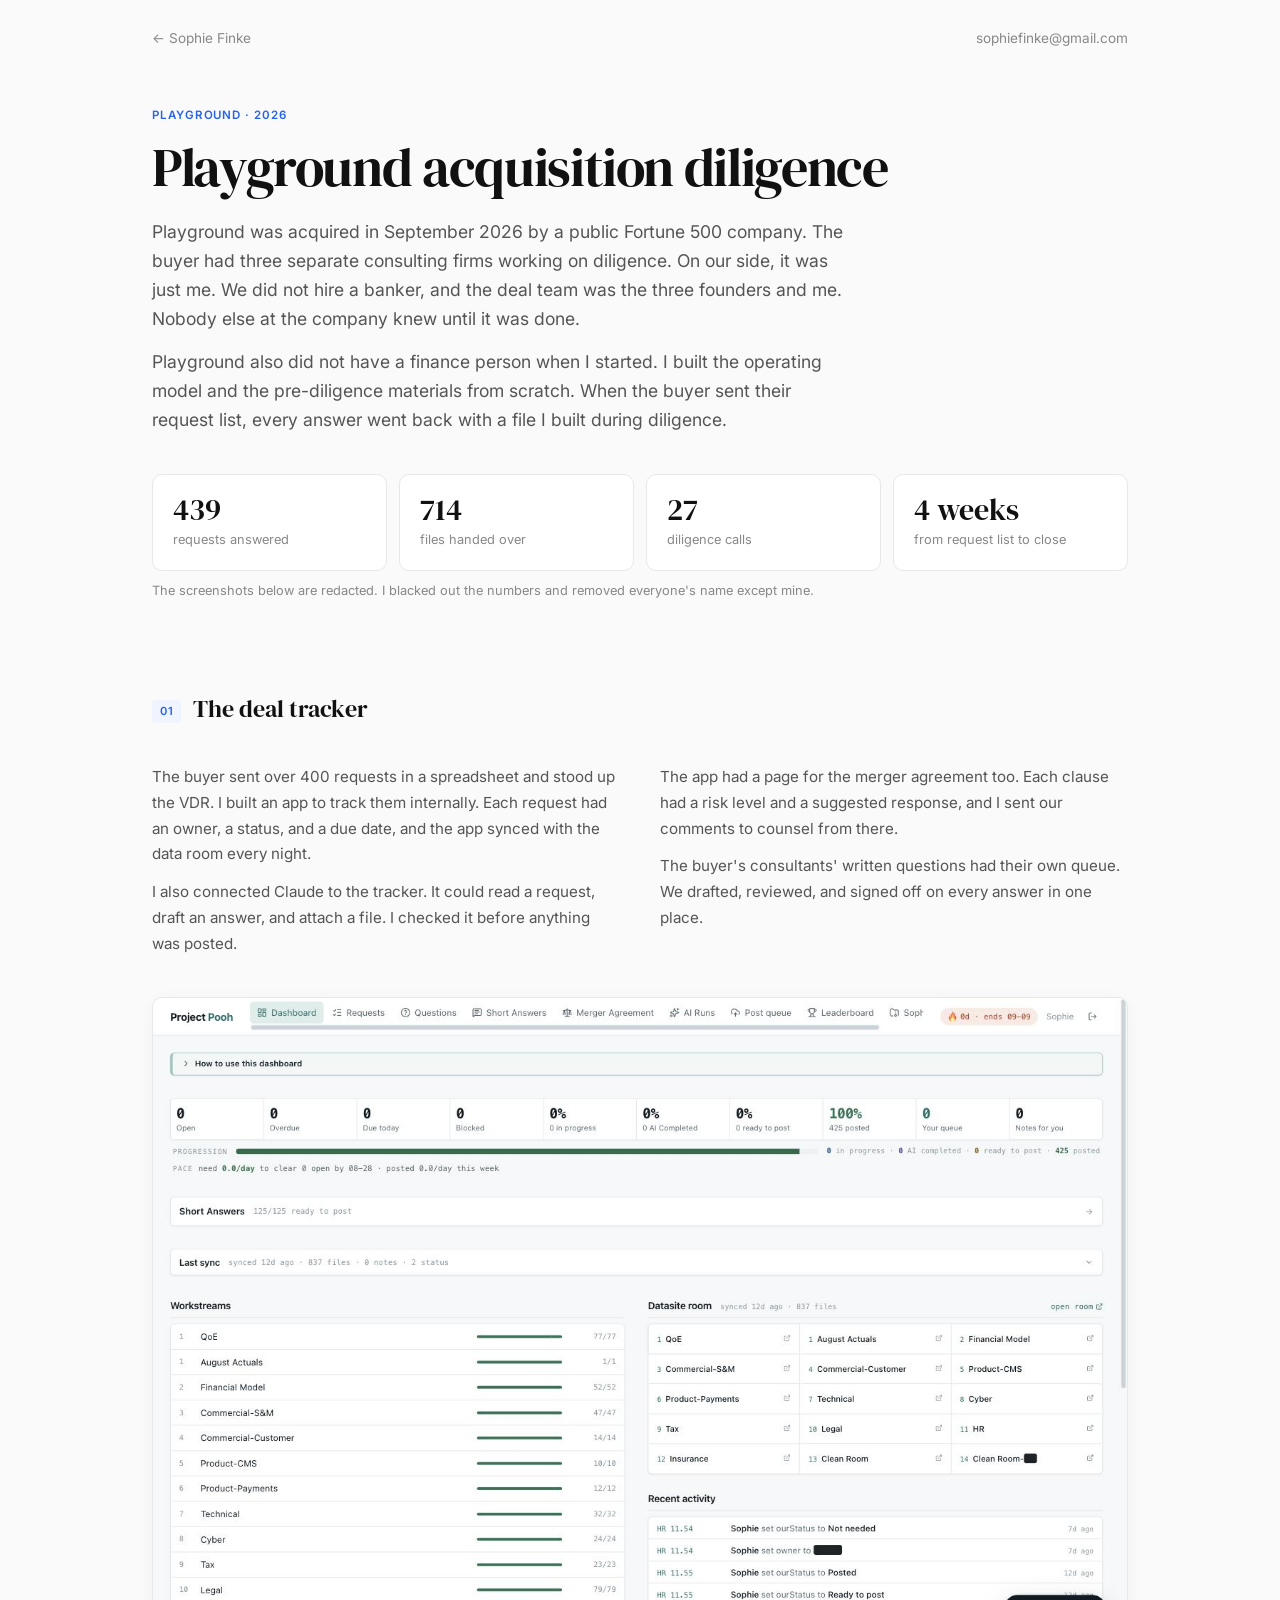
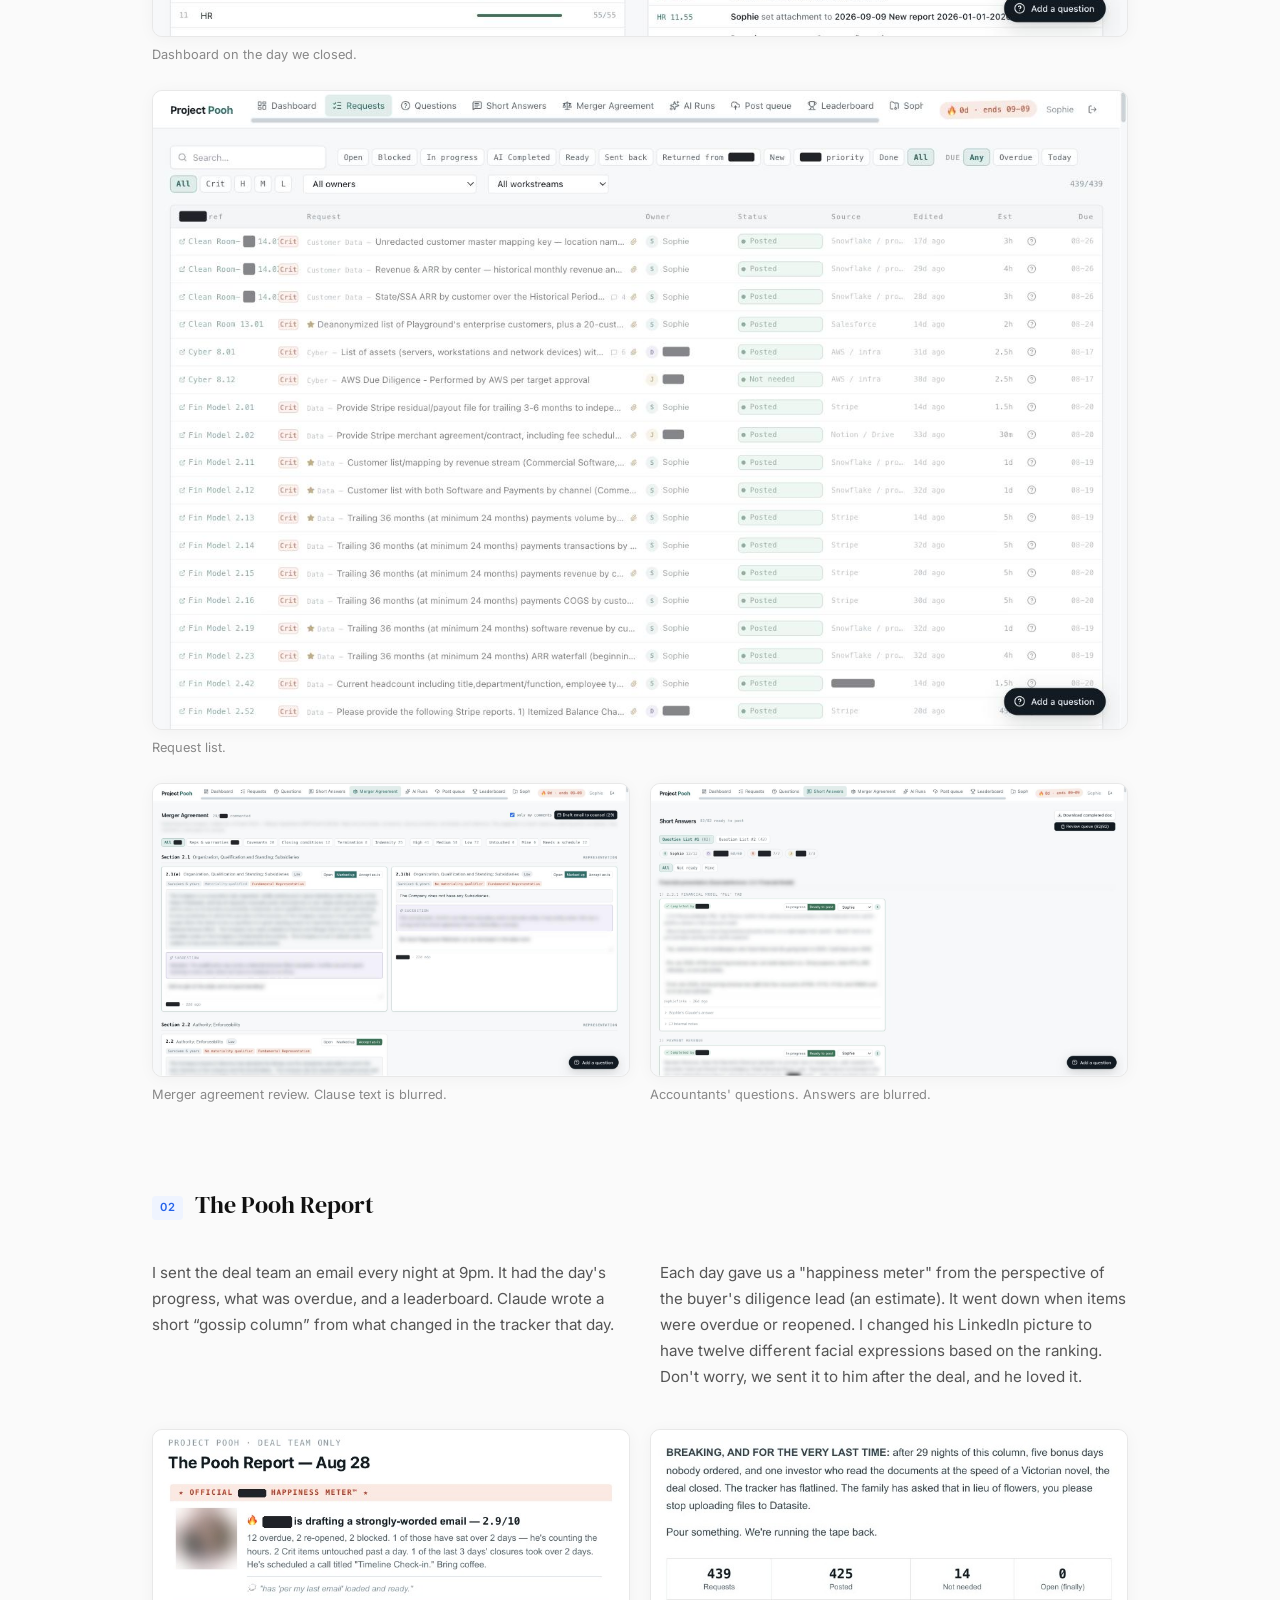
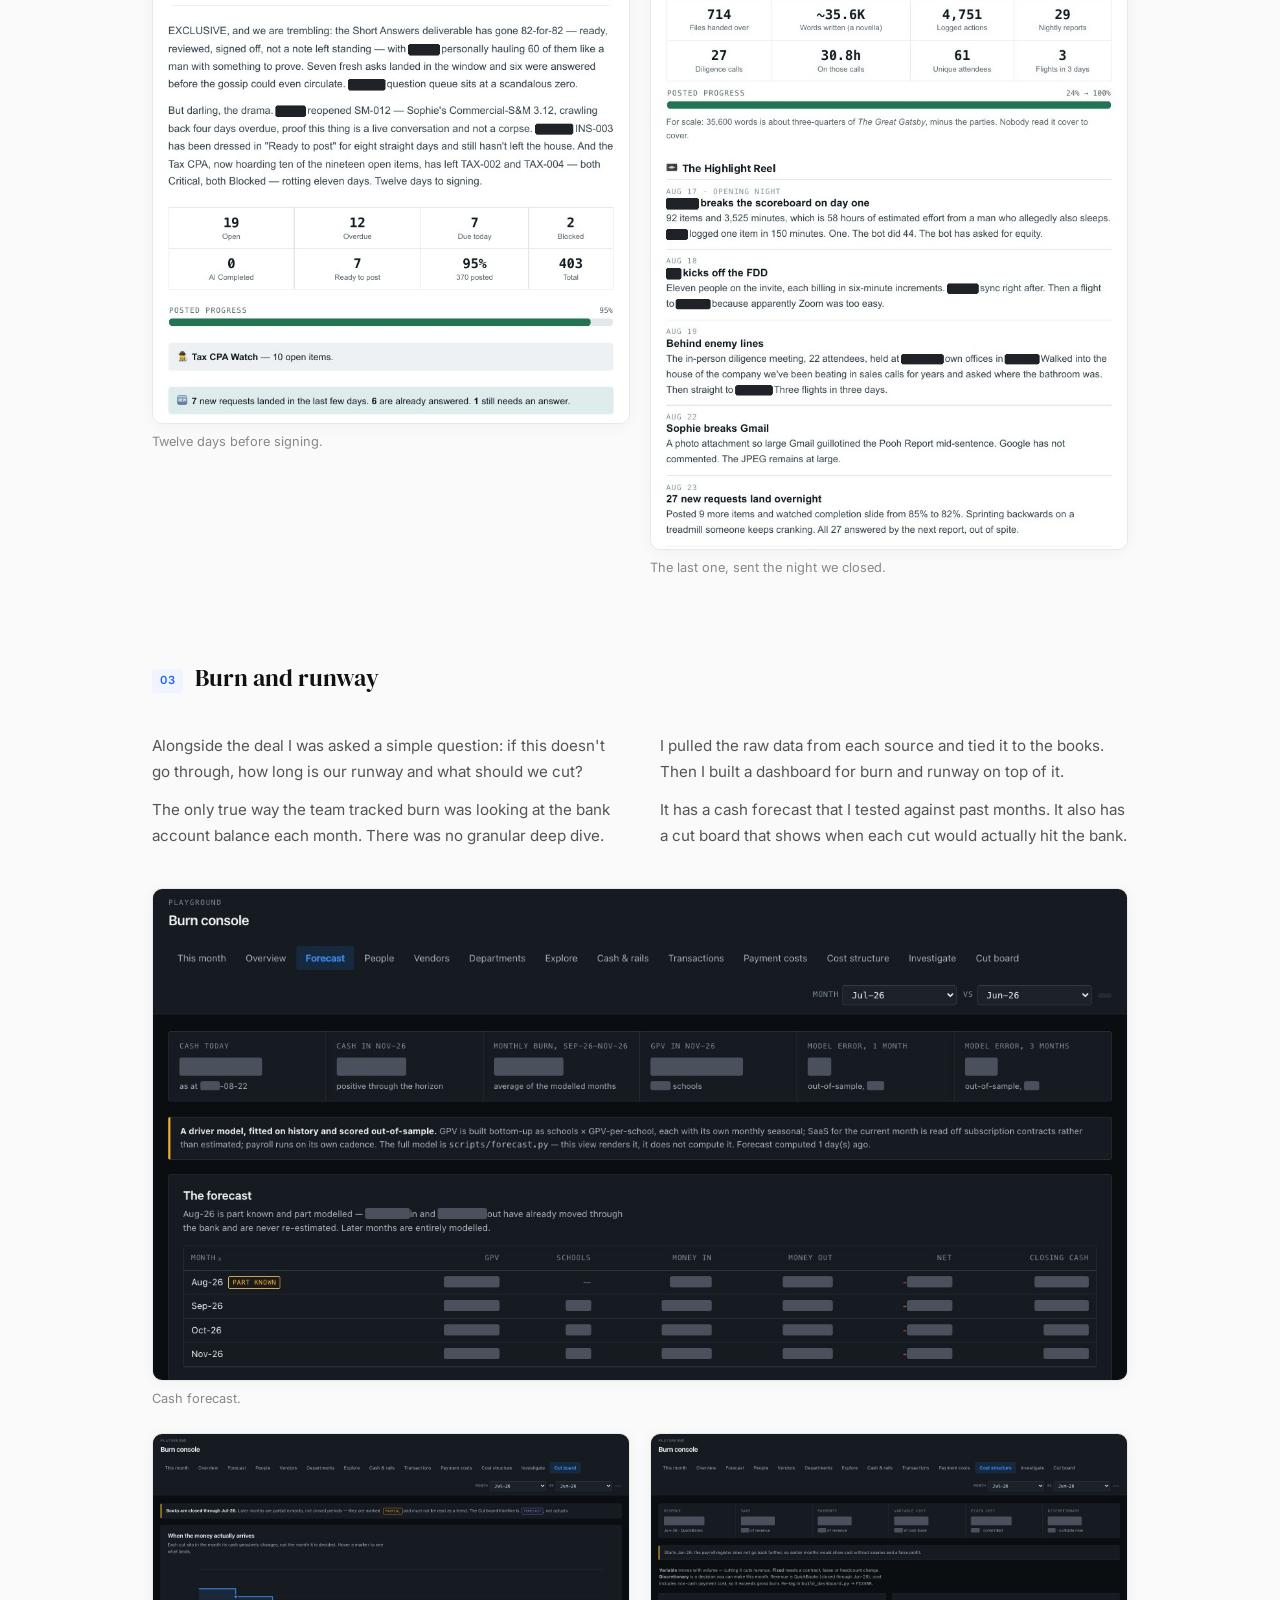
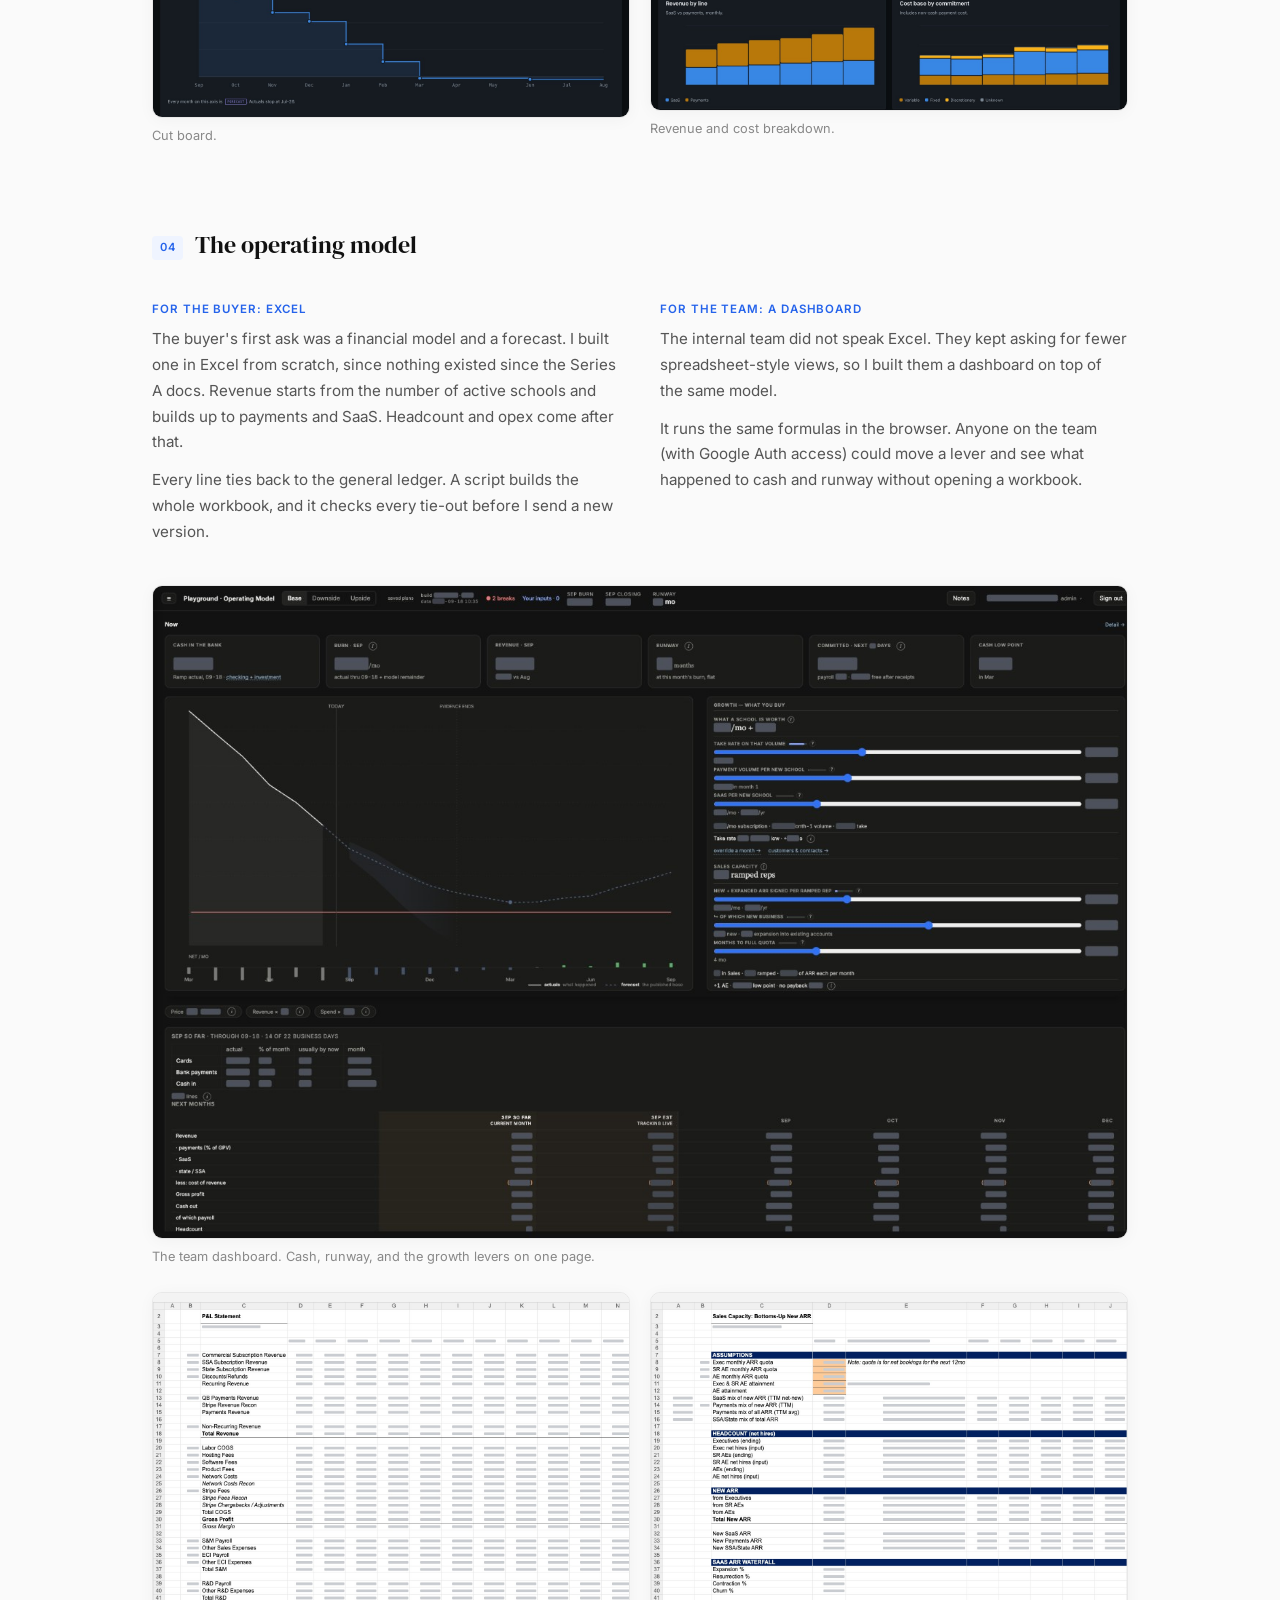
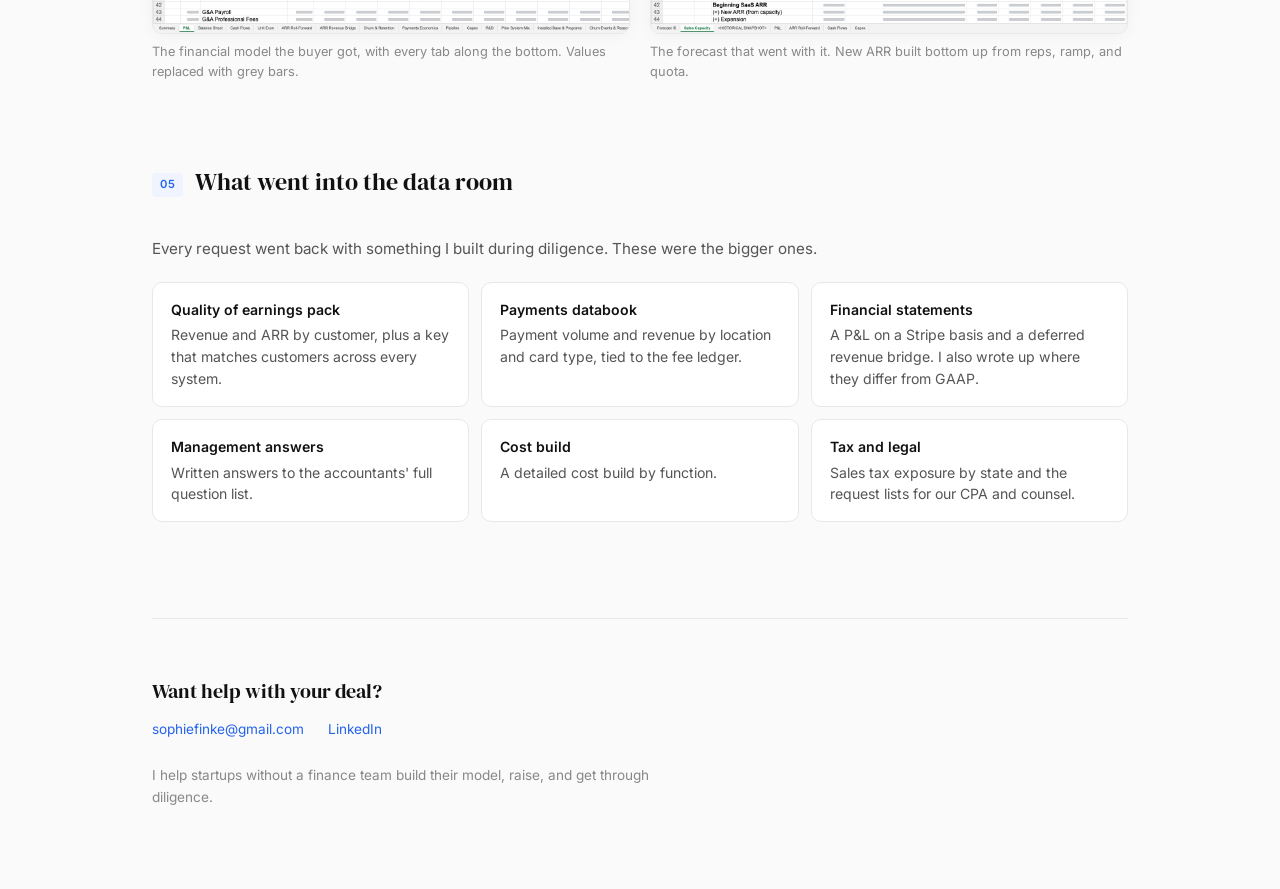
<file: playground/index.html>
<!DOCTYPE html>
<html lang="en">
<head>
  <meta charset="UTF-8">
  <meta name="viewport" content="width=device-width, initial-scale=1.0">
  <title>Playground | Sophie Finke</title>
  <meta name="description" content="The diligence work I did for Playground's acquisition.">
  <link rel="icon" href="data:image/svg+xml,<svg xmlns='http://www.w3.org/2000/svg' viewBox='0 0 100 100'><text y='.9em' font-size='80' font-family='Georgia,serif'>SF</text></svg>">
  <link rel="preconnect" href="https://fonts.googleapis.com">
  <link rel="preconnect" href="https://fonts.gstatic.com" crossorigin>
  <link href="https://fonts.googleapis.com/css2?family=DM+Serif+Display&family=Inter:wght@400;500;600&display=swap" rel="stylesheet">
  <link rel="stylesheet" href="../style.css">
  <style>
    main { max-width: 1040px; }
    .cs-nav { max-width: 1040px; margin: 0 auto; padding: 28px 32px 0; display: flex; justify-content: space-between; align-items: center; }
    .cs-nav a { font-size: 0.85rem; color: var(--text-tertiary); }
    .cs-nav a:hover { color: var(--text); opacity: 1; }
    .cs-hero { padding: 56px 0 8px; }
    .cs-eyebrow { font-size: 0.72rem; font-weight: 600; letter-spacing: 0.08em; text-transform: uppercase; color: var(--accent); margin-bottom: 14px; }
    .cs-hero h1 { font-size: clamp(2.2rem, 5vw, 3.4rem); line-height: 1.08; margin-bottom: 20px; max-width: 820px; }
    .cs-lede { font-size: 1.1rem; color: var(--text-secondary); max-width: 700px; line-height: 1.65; }
    .cs-stats { display: grid; grid-template-columns: repeat(4, 1fr); gap: 12px; margin: 40px 0 8px; }
    .cs-stat { background: var(--card-bg); border: 1px solid var(--border); border-radius: 10px; padding: 18px 20px; }
    .cs-stat b { display: block; font-family: 'DM Serif Display', Georgia, serif; font-weight: 400; font-size: 1.9rem; line-height: 1.1; }
    .cs-stat span { font-size: 0.8rem; color: var(--text-tertiary); }
    .cs-note { font-size: 0.8rem; color: var(--text-tertiary); margin-top: 10px; }
    .cs-section { padding-top: 80px; }
    .cs-intro { display: grid; grid-template-columns: 1fr 1fr; gap: 40px; margin-bottom: 28px; }
    .cs-intro p { color: var(--text-secondary); font-size: 0.95rem; line-height: 1.7; margin-bottom: 12px; }
    .cs-intro ul { list-style: none; font-size: 0.9rem; color: var(--text-secondary); }
    .cs-intro li { padding: 8px 0; border-bottom: 1px solid var(--border); }
    .cs-intro li:last-child { border-bottom: 0; }
    .cs-intro li strong { color: var(--text); font-weight: 600; }
    figure { margin: 0 0 24px; }
    figure img { width: 100%; display: block; border-radius: 10px; border: 1px solid var(--border); background: #fff; cursor: zoom-in; box-shadow: 0 2px 16px rgba(0,0,0,0.04); }
    figcaption { font-size: 0.8rem; color: var(--text-tertiary); margin-top: 8px; }
    .cs-grid { display: grid; grid-template-columns: 1fr 1fr; gap: 20px; }
    .cs-grid figure { margin-bottom: 0; }
    .cs-deliv { display: grid; grid-template-columns: repeat(3, 1fr); gap: 12px; }
    .cs-deliv div { background: var(--card-bg); border: 1px solid var(--border); border-radius: 10px; padding: 16px 18px; font-size: 0.88rem; color: var(--text-secondary); line-height: 1.55; }
    .cs-deliv div strong { display: block; color: var(--text); font-weight: 600; margin-bottom: 4px; }
    .cs-redact { display: inline-block; width: 2.4em; height: 0.8em; background: #1f2328; border-radius: 3px; vertical-align: -1px; }
    .cs-sub { font-size: 0.72rem !important; font-weight: 600; letter-spacing: 0.08em; text-transform: uppercase; color: var(--accent) !important; margin-bottom: 6px !important; }
    footer { margin-top: 96px; }
    @media (max-width: 800px) {
      .cs-nav { padding: 20px 20px 0; }
      .cs-stats { grid-template-columns: repeat(2, 1fr); }
      .cs-intro, .cs-grid { grid-template-columns: 1fr; gap: 16px; }
      .cs-deliv { grid-template-columns: 1fr; }
      .cs-section { padding-top: 56px; }
    }
  </style>
</head>
<body>

  <nav class="cs-nav">
    <a href="/">&larr; Sophie Finke</a>
    <a href="mailto:sophiefinke@gmail.com">sophiefinke@gmail.com</a>
  </nav>

  <main>

    <section class="cs-hero">
      <p class="cs-eyebrow">Playground &middot; 2026</p>
      <h1>Playground acquisition diligence</h1>
      <p class="cs-lede">Playground was acquired in September 2026 by a public Fortune 500 company. The buyer had three separate consulting firms working on diligence. On our side, it was just me. We did not hire a banker, and the deal team was the three founders and me. Nobody else at the company knew until it was done.</p>
      <p class="cs-lede" style="margin-top:14px">Playground also did not have a finance person when I started. I built the operating model and the pre-diligence materials from scratch. When the buyer sent their request list, every answer went back with a file I built during diligence.</p>
      <div class="cs-stats">
        <div class="cs-stat"><b>439</b><span>requests answered</span></div>
        <div class="cs-stat"><b>714</b><span>files handed over</span></div>
        <div class="cs-stat"><b>27</b><span>diligence calls</span></div>
        <div class="cs-stat"><b>4 weeks</b><span>from request list to close</span></div>
      </div>
      <p class="cs-note">The screenshots below are redacted. I blacked out the numbers and removed everyone's name except mine.</p>
    </section>

    <section class="cs-section">
      <h2><span class="section-number">01</span> The deal tracker</h2>
      <div class="cs-intro">
        <div>
          <p>The buyer sent over 400 requests in a spreadsheet and stood up the VDR. I built an app to track them internally. Each request had an owner, a status, and a due date, and the app synced with the data room every night.</p>
          <p>I also connected Claude to the tracker. It could read a request, draft an answer, and attach a file. I checked it before anything was posted.</p>
        </div>
        <div>
          <p>The app had a page for the merger agreement too. Each clause had a risk level and a suggested response, and I sent our comments to counsel from there.</p>
          <p>The buyer's consultants' written questions had their own queue. We drafted, reviewed, and signed off on every answer in one place.</p>
        </div>
      </div>
      <figure>
        <img src="img/tracker-dashboard.jpg" alt="Deal tracker dashboard" loading="lazy">
        <figcaption>Dashboard on the day we closed.</figcaption>
      </figure>
      <figure>
        <img src="img/tracker-requests.jpg" alt="Request list" loading="lazy">
        <figcaption>Request list.</figcaption>
      </figure>
      <div class="cs-grid">
        <figure>
          <img src="img/tracker-merger.jpg" alt="Merger agreement review" loading="lazy">
          <figcaption>Merger agreement review. Clause text is blurred.</figcaption>
        </figure>
        <figure>
          <img src="img/tracker-shortanswers.jpg" alt="Accountants' question queue" loading="lazy">
          <figcaption>Accountants' questions. Answers are blurred.</figcaption>
        </figure>
      </div>
    </section>

    <section class="cs-section">
      <h2><span class="section-number">02</span> The Pooh Report</h2>
      <div class="cs-intro">
        <div>
          <p>I sent the deal team an email every night at 9pm. It had the day's progress, what was overdue, and a leaderboard. Claude wrote a short &ldquo;gossip column&rdquo; from what changed in the tracker that day.</p>
        </div>
        <div>
          <p>Each day gave us a "happiness meter" from the perspective of the buyer's diligence lead (an estimate). It went down when items were overdue or reopened. I changed his LinkedIn picture to have twelve different facial expressions based on the ranking. Don't worry, we sent it to him after the deal, and he loved it.</p>
        </div>
      </div>
      <div class="cs-grid">
        <figure>
          <img src="img/report-t12.jpg" alt="Nightly report twelve days before signing" loading="lazy">
          <figcaption>Twelve days before signing.</figcaption>
        </figure>
        <figure>
          <img src="img/report-finale-reel.jpg" alt="Final nightly report" loading="lazy">
          <figcaption>The last one, sent the night we closed.</figcaption>
        </figure>
      </div>
    </section>

    <section class="cs-section">
      <h2><span class="section-number">03</span> Burn and runway</h2>
      <div class="cs-intro">
        <div>
          <p>Alongside the deal I was asked a simple question: if this doesn't go through, how long is our runway and what should we cut?</p>
          <p>The only true way the team tracked burn was looking at the bank account balance each month. There was no granular deep dive.</p>
        </div>
        <div>
          <p>I pulled the raw data from each source and tied it to the books. Then I built a dashboard for burn and runway on top of it.</p>
          <p>It has a cash forecast that I tested against past months. It also has a cut board that shows when each cut would actually hit the bank.</p>
        </div>
      </div>
      <figure>
        <img src="img/burn-forecast.jpg" alt="Cash forecast" loading="lazy">
        <figcaption>Cash forecast.</figcaption>
      </figure>
      <div class="cs-grid">
        <figure>
          <img src="img/burn-cutboard.jpg" alt="Cut board" loading="lazy">
          <figcaption>Cut board.</figcaption>
        </figure>
        <figure>
          <img src="img/burn-cost.jpg" alt="Revenue and cost breakdown" loading="lazy">
          <figcaption>Revenue and cost breakdown.</figcaption>
        </figure>
      </div>
    </section>

    <section class="cs-section">
      <h2><span class="section-number">04</span> The operating model</h2>
      <div class="cs-intro">
        <div>
          <p class="cs-sub">For the buyer: Excel</p>
          <p>The buyer's first ask was a financial model and a forecast. I built one in Excel from scratch, since nothing existed since the Series A docs. Revenue starts from the number of active schools and builds up to payments and SaaS. Headcount and opex come after that.</p>
          <p>Every line ties back to the general ledger. A script builds the whole workbook, and it checks every tie-out before I send a new version.</p>
        </div>
        <div>
          <p class="cs-sub">For the team: a dashboard</p>
          <p>The internal team did not speak Excel. They kept asking for fewer spreadsheet-style views, so I built them a dashboard on top of the same model.</p>
          <p>It runs the same formulas in the browser. Anyone on the team (with Google Auth access) could move a lever and see what happened to cash and runway without opening a workbook.</p>
        </div>
      </div>
      <figure>
        <img src="img/opmodel-dash.jpg" alt="Operating model dashboard" loading="lazy">
        <figcaption>The team dashboard. Cash, runway, and the growth levers on one page.</figcaption>
      </figure>
      <div class="cs-grid">
        <figure>
          <img src="img/opmodel-pl.jpg" alt="Financial model sent to the buyer, P&amp;L tab" loading="lazy">
          <figcaption>The financial model the buyer got, with every tab along the bottom. Values replaced with grey bars.</figcaption>
        </figure>
        <figure>
          <img src="img/opmodel-capacity.jpg" alt="Forecast model sent to the buyer, sales capacity tab" loading="lazy">
          <figcaption>The forecast that went with it. New ARR built bottom up from reps, ramp, and quota.</figcaption>
        </figure>
      </div>
    </section>

    <section class="cs-section">
      <h2><span class="section-number">05</span> What went into the data room</h2>
      <p class="cs-note" style="font-size:0.95rem;color:var(--text-secondary);margin:0 0 20px">Every request went back with something I built during diligence. These were the bigger ones.</p>
      <div class="cs-deliv">
        <div><strong>Quality of earnings pack</strong>Revenue and ARR by customer, plus a key that matches customers across every system.</div>
        <div><strong>Payments databook</strong>Payment volume and revenue by location and card type, tied to the fee ledger.</div>
        <div><strong>Financial statements</strong>A P&amp;L on a Stripe basis and a deferred revenue bridge. I also wrote up where they differ from GAAP.</div>
        <div><strong>Management answers</strong>Written answers to the accountants' full question list.</div>
        <div><strong>Cost build</strong>A detailed cost build by function.</div>
        <div><strong>Tax and legal</strong>Sales tax exposure by state and the request lists for our CPA and counsel.</div>
      </div>
    </section>

    <footer>
      <div class="footer-left">
        <p class="footer-heading">Want help with your deal?</p>
        <div class="footer-contact">
          <a href="mailto:sophiefinke@gmail.com">sophiefinke@gmail.com</a>
          <a href="https://www.linkedin.com/in/sophie-finke-886490b0/" target="_blank" rel="noopener">LinkedIn</a>
        </div>
      </div>
      <p class="signoff">I help startups without a finance team build their model, raise, and get through diligence.</p>
    </footer>

  </main>

  <div id="lightbox" class="lightbox" aria-hidden="true" role="dialog">
    <button class="lightbox-close" aria-label="Close">&times;</button>
    <img alt="">
  </div>

  <script>
    const lb = document.getElementById('lightbox');
    const lbImg = lb.querySelector('img');
    document.querySelectorAll('figure img').forEach(img => {
      img.addEventListener('click', () => {
        lbImg.src = img.src; lbImg.alt = img.alt;
        lb.classList.add('is-open'); document.body.style.overflow = 'hidden';
      });
    });
    function close() { lb.classList.remove('is-open'); document.body.style.overflow = ''; }
    lb.addEventListener('click', e => { if (e.target === lb || e.target.classList.contains('lightbox-close')) close(); });
    document.addEventListener('keydown', e => { if (e.key === 'Escape') close(); });
  </script>
  <style>.lightbox img { border-radius: 8px; }</style>
</body>
</html>
</file>
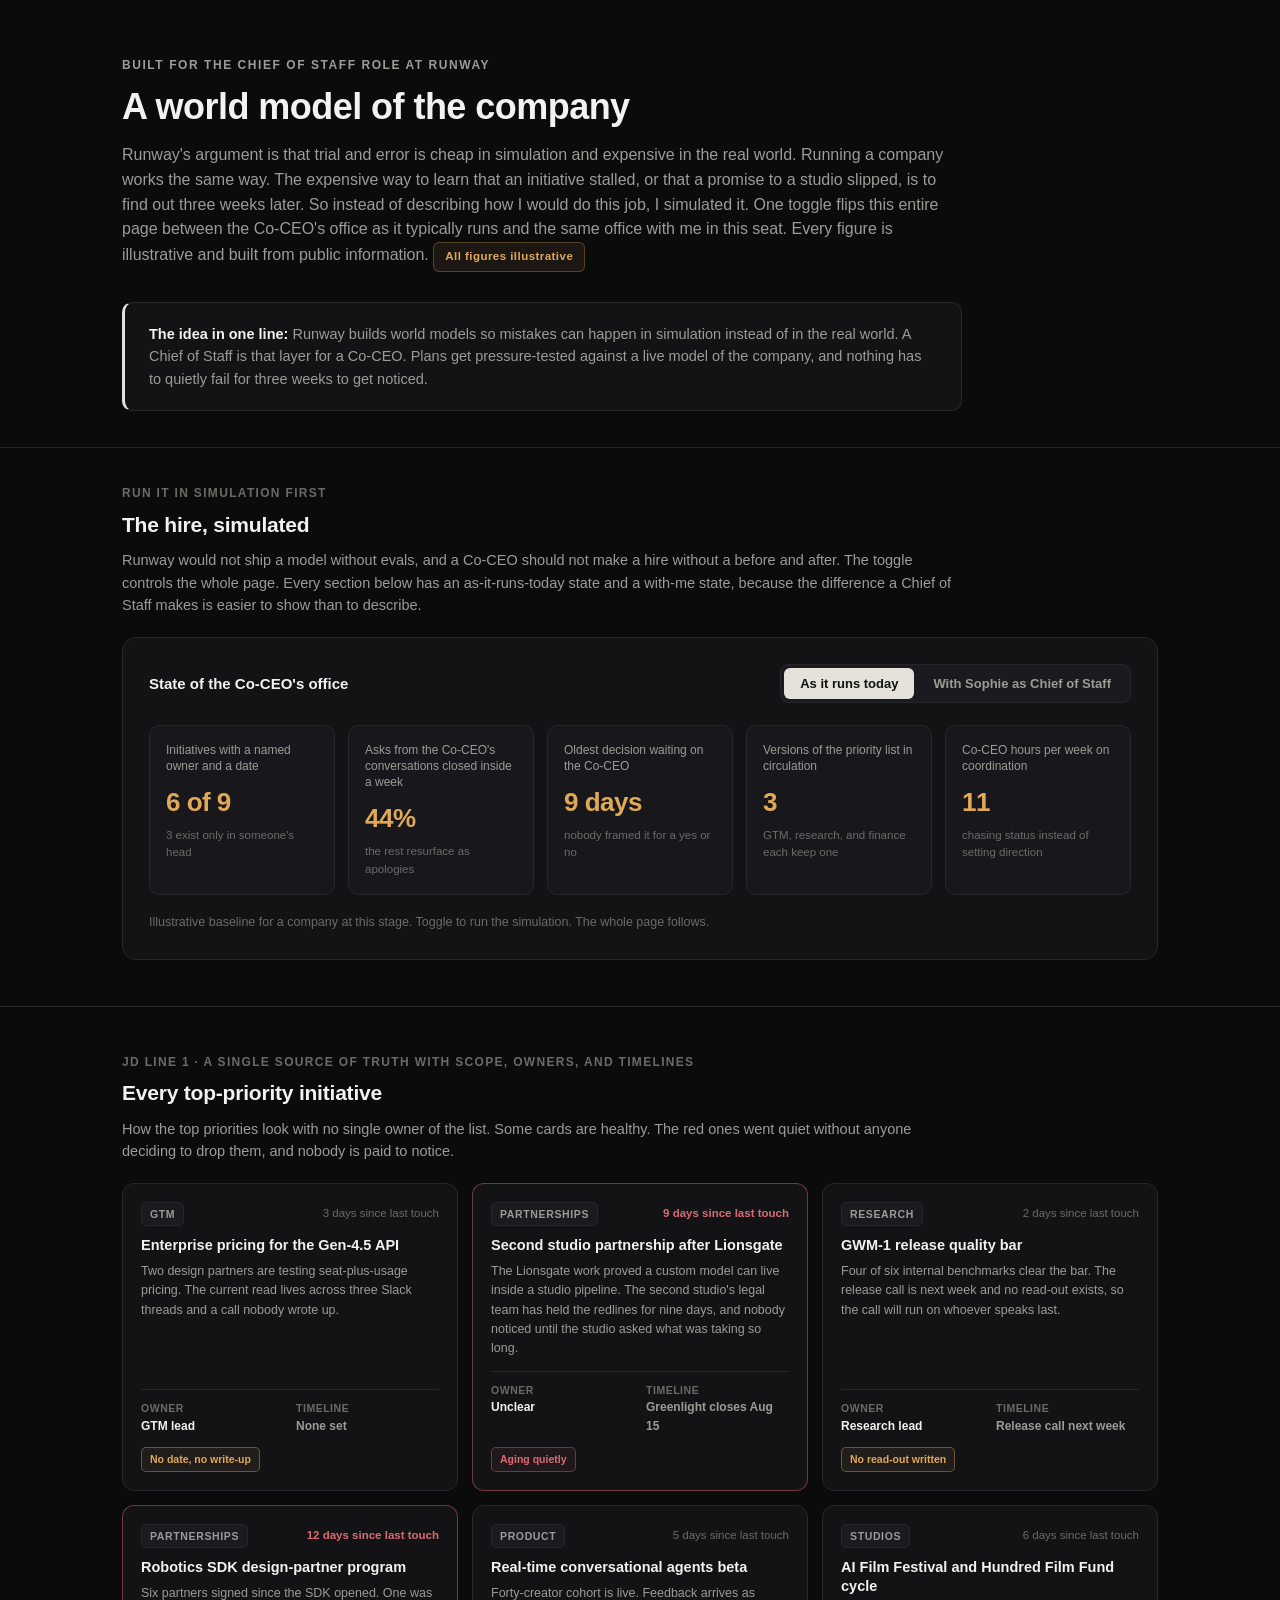
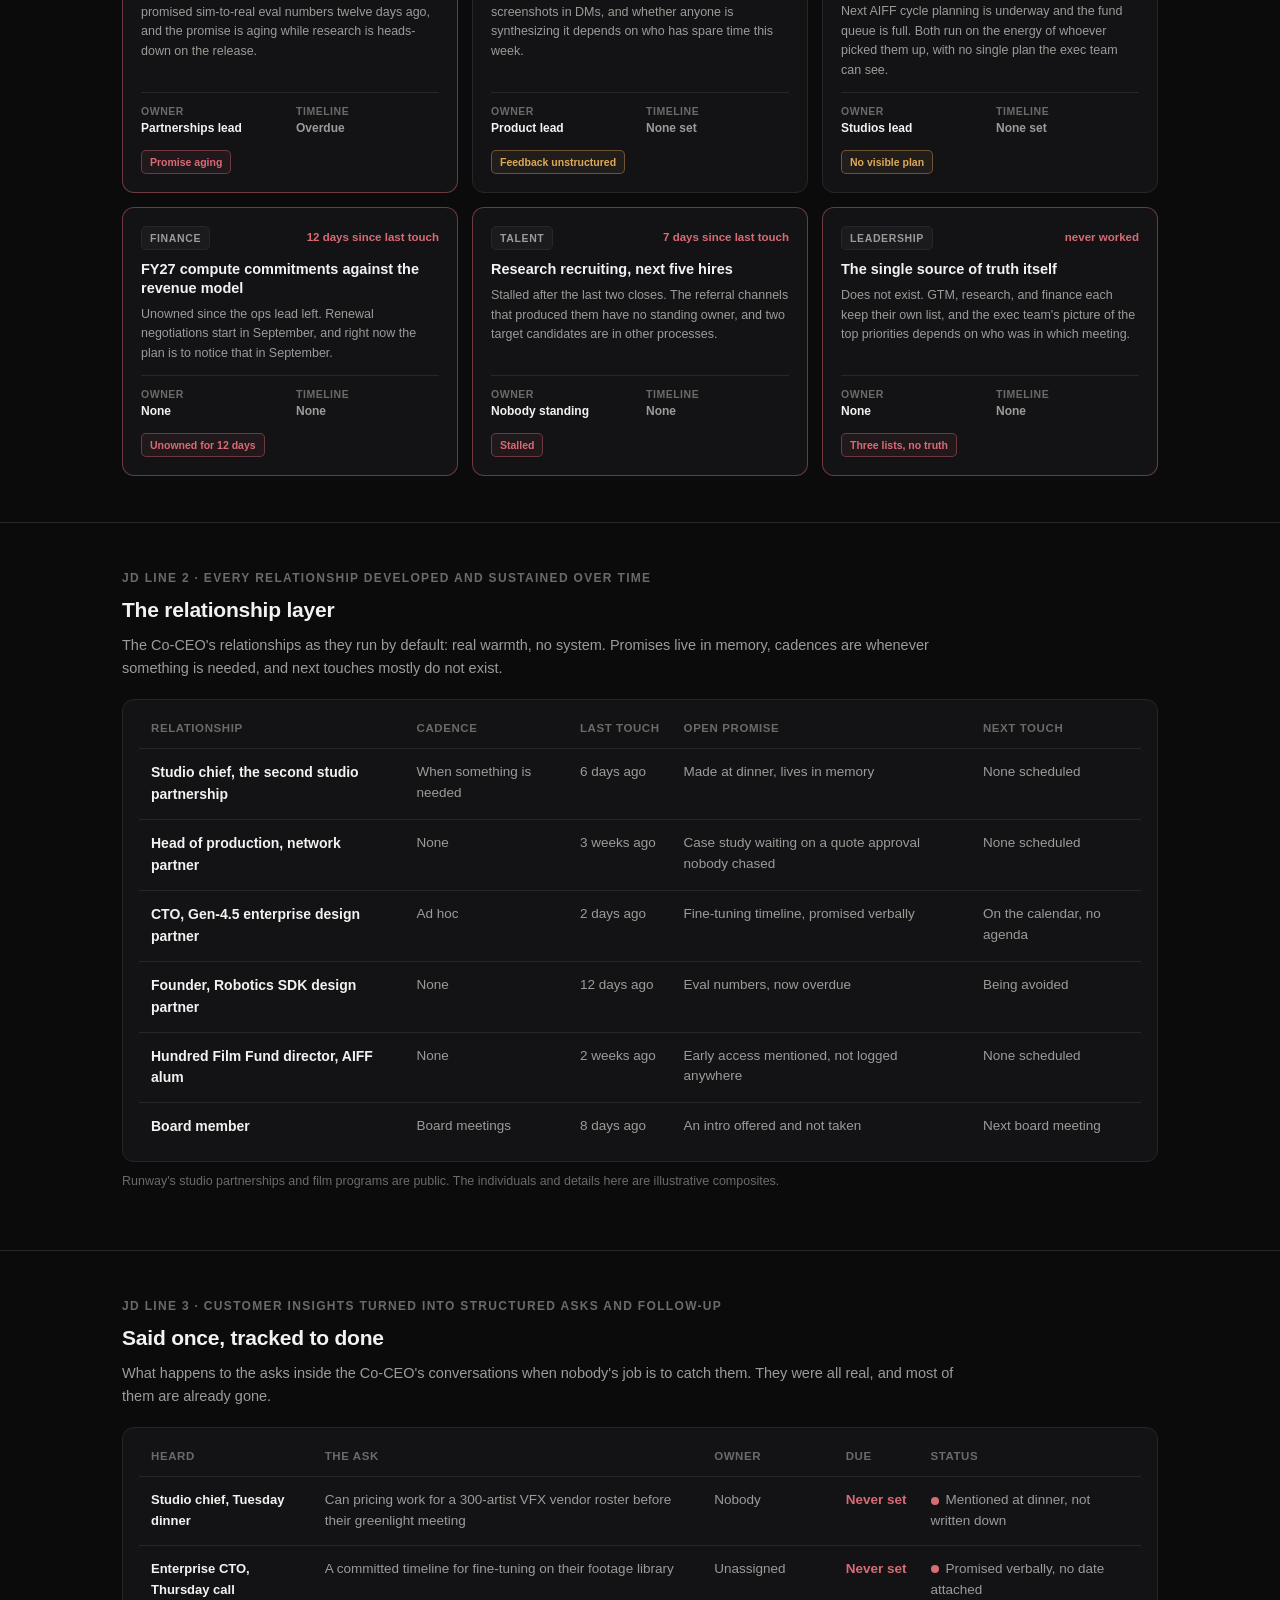
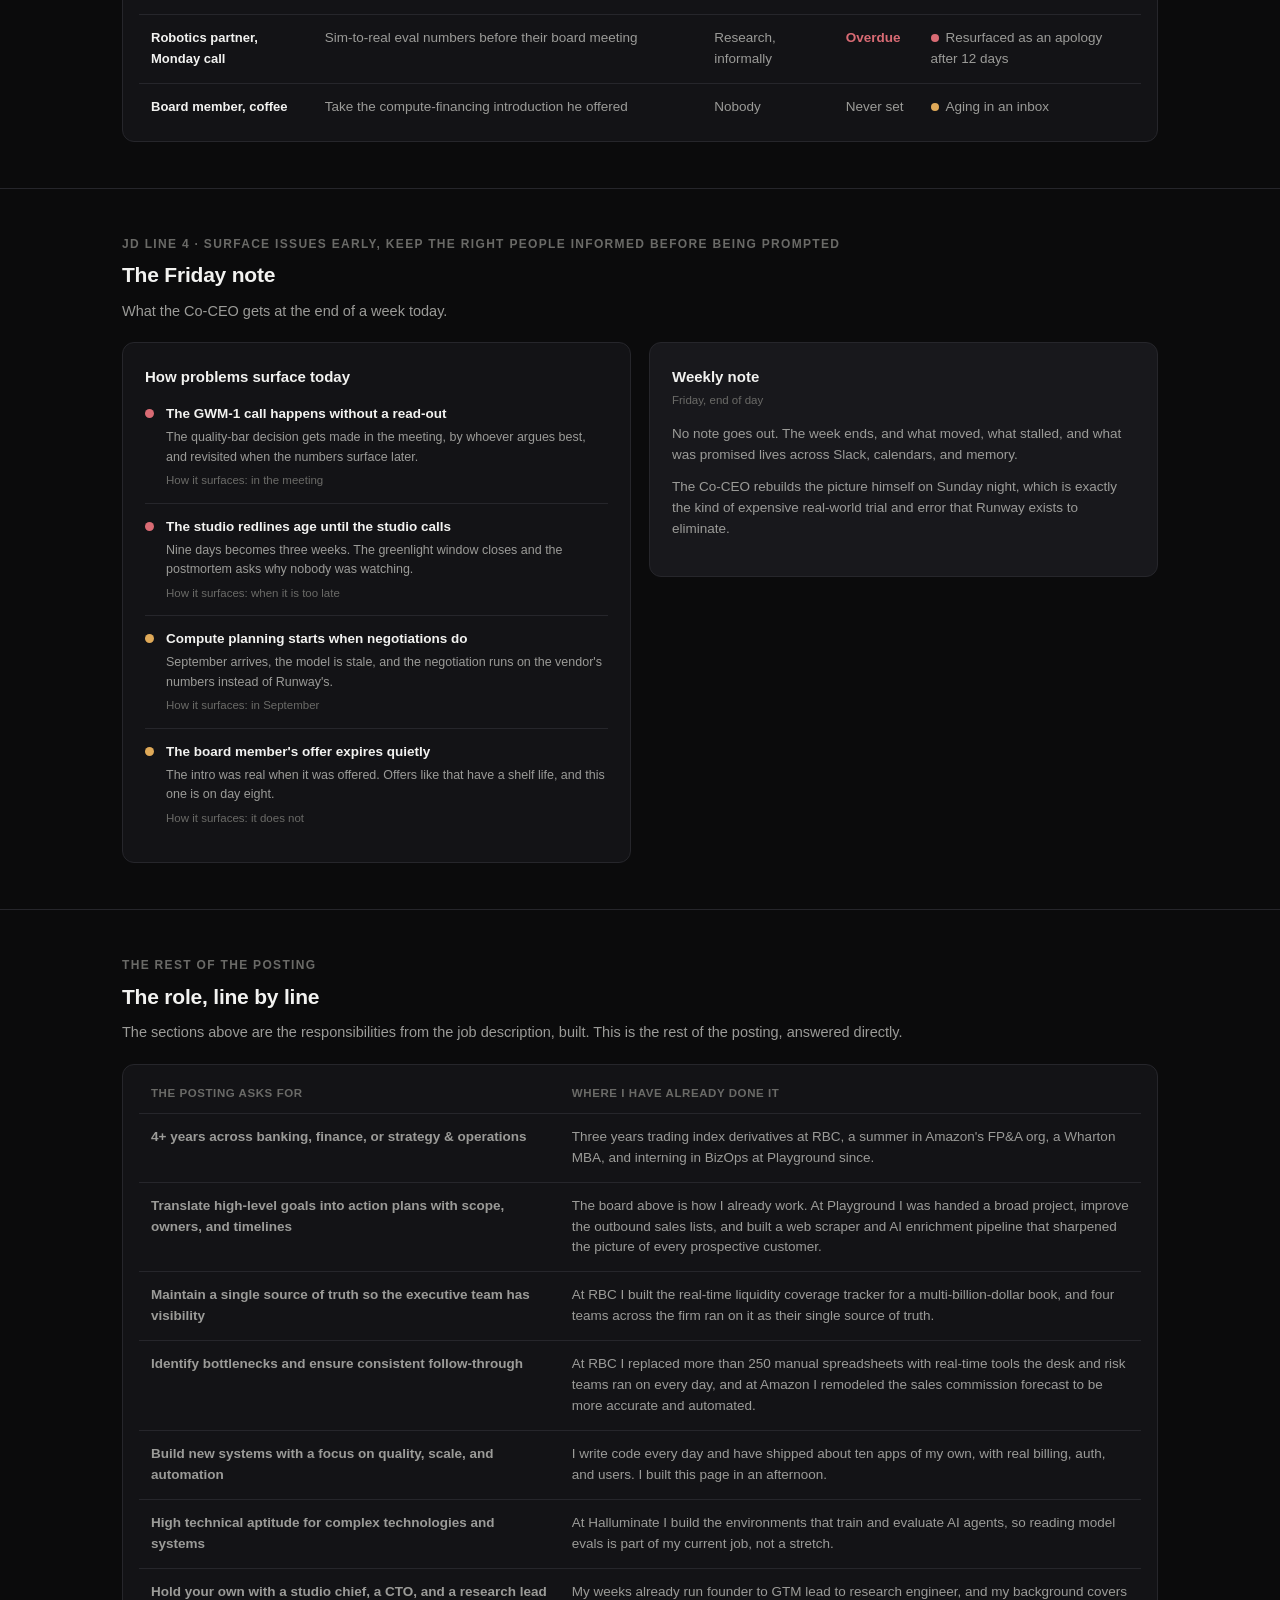
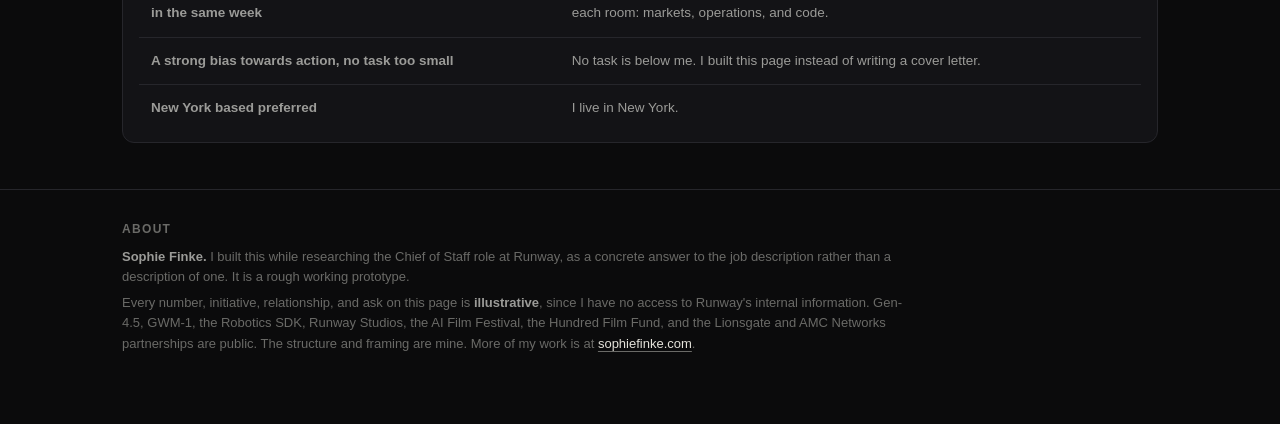
<file: runway_cos/index.html>
<!DOCTYPE html>
<html lang="en">
<head>
<meta charset="utf-8" />
<meta name="viewport" content="width=device-width, initial-scale=1" />
<title>Chief of Staff · Runway · Sophie Finke</title>
<meta name="description" content="A working artifact for the Chief of Staff to the Co-CEO role at Runway: the whole office simulated before and after the hire, plus the posting answered line by line. Data is illustrative." />
<link rel="stylesheet" href="style.css?v=2" />
</head>
<body>

<header>
  <div class="wrap">
    <div class="eyebrow">Built for the Chief of Staff role at Runway</div>
    <h1>A world model of the company</h1>
    <p class="sub">Runway's argument is that trial and error is cheap in simulation and expensive in the real world. Running a company works the same way. The expensive way to learn that an initiative stalled, or that a promise to a studio slipped, is to find out three weeks later. So instead of describing how I would do this job, I simulated it. One toggle flips this entire page between the Co-CEO's office as it typically runs and the same office with me in this seat. Every figure is illustrative and built from public information. <span class="illus">All figures illustrative</span></p>

    <div class="thesis">
      <p><b>The idea in one line:</b> Runway builds world models so mistakes can happen in simulation instead of in the real world. A Chief of Staff is that layer for a Co-CEO. Plans get pressure-tested against a live model of the company, and nothing has to quietly fail for three weeks to get noticed.</p>
    </div>
  </div>
</header>

<!-- SIMULATION -->
<section style="padding-top:36px">
  <div class="wrap">
    <div class="sec-head">
      <div class="kicker">Run it in simulation first</div>
      <h2>The hire, simulated</h2>
      <p class="lead">Runway would not ship a model without evals, and a Co-CEO should not make a hire without a before and after. The toggle controls the whole page. Every section below has an as-it-runs-today state and a with-me state, because the difference a Chief of Staff makes is easier to show than to describe.</p>
    </div>
    <div class="simbox">
      <div class="simhead">
        <span class="st">State of the Co-CEO's office</span>
        <span class="simtoggle">
          <button id="btn-now" class="on">As it runs today</button>
          <button id="btn-cos">With Sophie as Chief of Staff</button>
        </span>
      </div>
      <div class="simgrid" id="simgrid"></div>
      <div class="simfoot" id="simfoot"></div>
    </div>
  </div>
</section>

<!-- INITIATIVE BOARD -->
<section>
  <div class="wrap">
    <div class="sec-head">
      <div class="kicker">JD line 1 · A single source of truth with scope, owners, and timelines</div>
      <h2>Every top-priority initiative</h2>
      <p class="lead" id="boardlead"></p>
    </div>
    <div class="agents" id="board"></div>
  </div>
</section>

<!-- RELATIONSHIPS -->
<section>
  <div class="wrap">
    <div class="sec-head">
      <div class="kicker">JD line 2 · Every relationship developed and sustained over time</div>
      <h2>The relationship layer</h2>
      <p class="lead" id="rellead"></p>
    </div>
    <div class="table-scroll">
      <table>
        <thead><tr>
          <th>Relationship</th><th>Cadence</th><th>Last touch</th><th>Open promise</th><th>Next touch</th>
        </tr></thead>
        <tbody id="relrows"></tbody>
      </table>
    </div>
    <p class="hint">Runway's studio partnerships and film programs are public. The individuals and details here are illustrative composites.</p>
  </div>
</section>

<!-- ASKS -->
<section>
  <div class="wrap">
    <div class="sec-head">
      <div class="kicker">JD line 3 · Customer insights turned into structured asks and follow-up</div>
      <h2>Said once, tracked to done</h2>
      <p class="lead" id="asklead"></p>
    </div>
    <div class="table-scroll">
      <table>
        <thead><tr>
          <th>Heard</th><th>The ask</th><th>Owner</th><th>Due</th><th>Status</th>
        </tr></thead>
        <tbody id="askrows"></tbody>
      </table>
    </div>
  </div>
</section>

<!-- FRIDAY NOTE -->
<section>
  <div class="wrap">
    <div class="sec-head">
      <div class="kicker">JD line 4 · Surface issues early, keep the right people informed before being prompted</div>
      <h2>The Friday note</h2>
      <p class="lead" id="notelead"></p>
    </div>
    <div class="twocol">
      <div class="attn">
        <h3 id="attnhead"></h3>
        <div id="attnlist"></div>
      </div>
      <div class="note">
        <h3>Weekly note</h3>
        <div class="stamp" id="notestamp"></div>
        <div id="notebody"></div>
        <div class="signed" id="notesigned"></div>
      </div>
    </div>
  </div>
</section>

<!-- FIT -->
<section>
  <div class="wrap">
    <div class="sec-head">
      <div class="kicker">The rest of the posting</div>
      <h2>The role, line by line</h2>
      <p class="lead">The sections above are the responsibilities from the job description, built. This is the rest of the posting, answered directly.</p>
    </div>
    <div class="table-scroll fit">
      <table>
        <thead><tr><th>The posting asks for</th><th>Where I have already done it</th></tr></thead>
        <tbody id="fitrows"></tbody>
      </table>
    </div>
  </div>
</section>

<footer>
  <div class="wrap">
    <div class="kicker">About</div>
    <p><b style="color:var(--muted)">Sophie Finke.</b> I built this while researching the Chief of Staff role at Runway, as a concrete answer to the job description rather than a description of one. It is a rough working prototype.</p>
    <p>Every number, initiative, relationship, and ask on this page is <b style="color:var(--muted)">illustrative</b>, since I have no access to Runway's internal information. Gen-4.5, GWM-1, the Robotics SDK, Runway Studios, the AI Film Festival, the Hundred Film Fund, and the Lionsgate and AMC Networks partnerships are public. The structure and framing are mine. More of my work is at <a href="https://sophiefinke.com" target="_blank" rel="noopener">sophiefinke.com</a>.</p>
  </div>
</footer>

<div class="simbar" id="simbar">
  <span class="sb-dot"></span>
  <span class="sb-label" id="sbtxt"></span>
  <span class="simtoggle">
    <button id="sb-now">As it runs today</button>
    <button id="sb-cos">With Sophie as Chief of Staff</button>
  </span>
</div>

<script>
/* All values illustrative, designed to read like a real Co-CEO's office rather than pulled from Runway.
   One global state: false = as it runs today, true = with Sophie. Every section renders from it. */

let COS = false;

/* ===== sim stats ===== */
const SIM = [
  {k:"Initiatives with a named owner and a date", now:"6 of 9", cos:"9 of 9", nNote:"3 exist only in someone's head", cNote:"I build and run the board below"},
  {k:"Asks from the Co-CEO's conversations closed inside a week", now:"44%", cos:"92%", nNote:"the rest resurface as apologies", cNote:"I catch them in the room, they leave with an owner and a date"},
  {k:"Oldest decision waiting on the Co-CEO", now:"9 days", cos:"1 day", nNote:"nobody framed it for a yes or no", cNote:"I frame every decision as a yes or no with a deadline"},
  {k:"Versions of the priority list in circulation", now:"3", cos:"1", nNote:"GTM, research, and finance each keep one", cNote:"one list, and keeping it current is my job"},
  {k:"Co-CEO hours per week on coordination", now:"11", cos:"4", nNote:"chasing status instead of setting direction", cNote:"I take the prep, the follow-ups, and the chasing"}
];

/* ===== initiative board: [today, withSophie] per card ===== */
const BOARD = [
  {fn:"GTM", t:"Enterprise pricing for the Gen-4.5 API",
   today:{touch:"3 days since last touch", state:"Two design partners are testing seat-plus-usage pricing. The current read lives across three Slack threads and a call nobody wrote up.", owner:"GTM lead", due:"None set", tag:"watch", tagtxt:"No date, no write-up", miss:true},
   cos:{touch:"worked yesterday", state:"Two design partners are testing seat-plus-usage pricing. Early read is that per-seat alone breaks for large VFX teams, usage caps fix it. Write-up is in the deal doc.", owner:"GTM lead", due:"Pricing v3 by Jul 24", tag:"ok", tagtxt:"On track"}},
  {fn:"Partnerships", t:"Second studio partnership after Lionsgate",
   today:{touch:"9 days since last touch", idle:true, state:"The Lionsgate work proved a custom model can live inside a studio pipeline. The second studio's legal team has held the redlines for nine days, and nobody noticed until the studio asked what was taking so long.", owner:"Unclear", due:"Greenlight closes Aug 15", tag:"blocked", tagtxt:"Aging quietly", miss:true},
   cos:{touch:"worked today", state:"Same nine days in their legal, but it is on the board, so it got caught on day three. I have their associate GC on Thursday to walk the redlines, and the escalation path is framed if that call does not move it.", owner:"Partnerships + me", due:"Signature before Aug 15", tag:"watch", tagtxt:"Caught, being worked"}},
  {fn:"Research", t:"GWM-1 release quality bar",
   today:{touch:"2 days since last touch", state:"Four of six internal benchmarks clear the bar. The release call is next week and no read-out exists, so the call will run on whoever speaks last.", owner:"Research lead", due:"Release call next week", tag:"watch", tagtxt:"No read-out written", miss:true},
   cos:{touch:"worked today", state:"Four of six benchmarks clear. Physical-consistency and long-horizon are still under. The read-out is written, and the call opens with a framed decision: hold or ship.", owner:"Research lead", due:"Release call next week", tag:"ok", tagtxt:"Decision framed"}},
  {fn:"Partnerships", t:"Robotics SDK design-partner program",
   today:{touch:"12 days since last touch", idle:true, state:"Six partners signed since the SDK opened. One was promised sim-to-real eval numbers twelve days ago, and the promise is aging while research is heads-down on the release.", owner:"Partnerships lead", due:"Overdue", tag:"blocked", tagtxt:"Promise aging", miss:true},
   cos:{touch:"worked yesterday", state:"Same promise, but tracked. The partner got a new date the day it slipped, and the Co-CEO has a framed choice below: formally move the date or pull one researcher for two days.", owner:"Partnerships lead", due:"Evals by Jul 18", tag:"watch", tagtxt:"Tracked, choice framed"}},
  {fn:"Product", t:"Real-time conversational agents beta",
   today:{touch:"5 days since last touch", state:"Forty-creator cohort is live. Feedback arrives as screenshots in DMs, and whether anyone is synthesizing it depends on who has spare time this week.", owner:"Product lead", due:"None set", tag:"watch", tagtxt:"Feedback unstructured", miss:true},
   cos:{touch:"worked yesterday", state:"Forty-creator cohort is live with a weekly synthesis loop. Top request is timeline control, already on the roadmap, and the cohort report has a date.", owner:"Product lead", due:"Cohort report Jul 31", tag:"ok", tagtxt:"On track"}},
  {fn:"Studios", t:"AI Film Festival and Hundred Film Fund cycle",
   today:{touch:"6 days since last touch", state:"Next AIFF cycle planning is underway and the fund queue is full. Both run on the energy of whoever picked them up, with no single plan the exec team can see.", owner:"Studios lead", due:"None set", tag:"watch", tagtxt:"No visible plan", miss:true},
   cos:{touch:"worked this week", state:"Cycle plan drafted with dates and owners. Both programs are the company's best proof that the tools change how stories get made, and they now read that way to the exec team.", owner:"Studios lead", due:"Cycle plan by Aug 1", tag:"ok", tagtxt:"On track"}},
  {fn:"Finance", t:"FY27 compute commitments against the revenue model",
   today:{touch:"12 days since last touch", idle:true, state:"Unowned since the ops lead left. Renewal negotiations start in September, and right now the plan is to notice that in September.", owner:"None", due:"None", tag:"blocked", tagtxt:"Unowned for 12 days", miss:true},
   cos:{touch:"worked today", state:"I took it. A current model before the September negotiations is the difference between setting terms and accepting them, and I have built exactly this kind of operating model before.", owner:"Me, as of this week", due:"Model current by Aug 20", tag:"watch", tagtxt:"Picked up"}},
  {fn:"Talent", t:"Research recruiting, next five hires",
   today:{touch:"7 days since last touch", idle:true, state:"Stalled after the last two closes. The referral channels that produced them have no standing owner, and two target candidates are in other processes.", owner:"Nobody standing", due:"None", tag:"blocked", tagtxt:"Stalled", miss:true},
   cos:{touch:"worked today", state:"Picked up as a standing lane: referral channels get a weekly pass, the two active candidates have next steps, and the calendar is rebuilt.", owner:"Me + research lead", due:"Calendar rebuilt by Mon", tag:"watch", tagtxt:"Standing lane"}},
  {fn:"Leadership", t:"The single source of truth itself",
   today:{touch:"never worked", idle:true, state:"Does not exist. GTM, research, and finance each keep their own list, and the exec team's picture of the top priorities depends on who was in which meeting.", owner:"None", due:"None", tag:"blocked", tagtxt:"Three lists, no truth", miss:true},
   cos:{touch:"worked today", state:"This board. One list, reviewed with the executive team weekly, so visibility never depends on who was in which meeting.", owner:"Me, permanently", due:"Standing", tag:"ok", tagtxt:"CoS-run"}}
];

/* ===== relationships ===== */
const RELS = [
  {n:"Studio chief, the second studio partnership",
   today:{cad:"When something is needed", last:"6 days ago", prom:"Made at dinner, lives in memory", next:"None scheduled"},
   cos:{cad:"Monthly", last:"6 days ago", prom:"Per-seat pricing that works for their 300-artist VFX vendor", next:"Dinner Jul 21, agenda drafted"}},
  {n:"Head of production, network partner",
   today:{cad:"None", last:"3 weeks ago", prom:"Case study waiting on a quote approval nobody chased", next:"None scheduled"},
   cos:{cad:"Every 6 weeks", last:"3 weeks ago", prom:"Case-study approval on the pilot episode", next:"Draft going out this week"}},
  {n:"CTO, Gen-4.5 enterprise design partner",
   today:{cad:"Ad hoc", last:"2 days ago", prom:"Fine-tuning timeline, promised verbally", next:"On the calendar, no agenda"},
   cos:{cad:"Biweekly", last:"2 days ago", prom:"Timeline for fine-tuning on their footage library", next:"Call Thursday, answer in hand"}},
  {n:"Founder, Robotics SDK design partner",
   today:{cad:"None", last:"12 days ago", prom:"Eval numbers, now overdue", next:"Being avoided"},
   cos:{cad:"Monthly", last:"12 days ago", prom:"Sim-to-real eval numbers before their board meeting", next:"New date sent the day it slipped"}},
  {n:"Hundred Film Fund director, AIFF alum",
   today:{cad:"None", last:"2 weeks ago", prom:"Early access mentioned, not logged anywhere", next:"None scheduled"},
   cos:{cad:"Quarterly", last:"2 weeks ago", prom:"Early access to the next model for her funded film", next:"Added to the beta cohort, confirm this week"}},
  {n:"Board member",
   today:{cad:"Board meetings", last:"8 days ago", prom:"An intro offered and not taken", next:"Next board meeting"},
   cos:{cad:"Monthly", last:"8 days ago", prom:"He offered a compute-financing introduction", next:"Staged, waiting on the Co-CEO's go"}}
];

/* ===== asks ===== */
const ASKS = [
  {src:"Studio chief, Tuesday dinner", ask:"Can pricing work for a 300-artist VFX vendor roster before their greenlight meeting",
   today:{own:"Nobody", due:"Never set", cls:"late", st:"Mentioned at dinner, not written down", dot:"var(--red)"},
   cos:{own:"GTM lead", due:"Friday", cls:"soon", st:"In draft", dot:"var(--amber)"}},
  {src:"Enterprise CTO, Thursday call", ask:"A committed timeline for fine-tuning on their footage library",
   today:{own:"Unassigned", due:"Never set", cls:"late", st:"Promised verbally, no date attached", dot:"var(--red)"},
   cos:{own:"Product lead", due:"Next Wed", cls:"", st:"Scoped, on track", dot:"var(--green)"}},
  {src:"Robotics partner, Monday call", ask:"Sim-to-real eval numbers before their board meeting",
   today:{own:"Research, informally", due:"Overdue", cls:"late", st:"Resurfaced as an apology after 12 days", dot:"var(--red)"},
   cos:{own:"Research", due:"Jul 18", cls:"late", st:"Blocked behind the release, partner told", dot:"var(--red)"}},
  {src:"Board member, coffee", ask:"Take the compute-financing introduction he offered",
   today:{own:"Nobody", due:"Never set", cls:"", st:"Aging in an inbox", dot:"var(--amber)"},
   cos:{own:"Co-CEO, staged by me", due:"This week", cls:"soon", st:"Email drafted, needs a go", dot:"var(--amber)"}}
];

/* ===== attn + note ===== */
const ATTN_TODAY = [
  {sev:"var(--red)", t:"The GWM-1 call happens without a read-out", d:"The quality-bar decision gets made in the meeting, by whoever argues best, and revisited when the numbers surface later.", own:"How it surfaces: in the meeting"},
  {sev:"var(--red)", t:"The studio redlines age until the studio calls", d:"Nine days becomes three weeks. The greenlight window closes and the postmortem asks why nobody was watching.", own:"How it surfaces: when it is too late"},
  {sev:"var(--amber)", t:"Compute planning starts when negotiations do", d:"September arrives, the model is stale, and the negotiation runs on the vendor's numbers instead of Runway's.", own:"How it surfaces: in September"},
  {sev:"var(--amber)", t:"The board member's offer expires quietly", d:"The intro was real when it was offered. Offers like that have a shelf life, and this one is on day eight.", own:"How it surfaces: it does not"}
];
const ATTN_COS = [
  {sev:"var(--red)", t:"GWM-1 release is a quality-bar call", d:"Four of six benchmarks clear. Holding until physical consistency passes is my recommendation, but the bar belongs to you and the research lead.", own:"Decision: hold or ship · read-out attached"},
  {sev:"var(--red)", t:"Second studio partnership is stuck in their legal", d:"Nine days on the redlines with the greenlight window closing August 15. I have their associate GC on Thursday. If that does not move it, this becomes a chief-to-chief call.", own:"Decision: escalate after Thursday, or wait"},
  {sev:"var(--amber)", t:"FY27 compute commitments need an owner", d:"Negotiations start in September. I can own the model, or we re-scope the ops search to cover it. Ten-minute call either way.", own:"Decision: I take it, or we hire for it"},
  {sev:"var(--amber)", t:"The robotics partner was promised evals 12 days ago", d:"Research is heads-down on the release. Either we formally move the date with the partner or pull one researcher for two days. Both are fine, silence is not.", own:"Decision: slip the date or staff it"}
];
const NOTE_TODAY = `
  <p>No note goes out. The week ends, and what moved, what stalled, and what was promised lives across Slack, calendars, and memory.</p>
  <p>The Co-CEO rebuilds the picture himself on Sunday night, which is exactly the kind of expensive real-world trial and error that Runway exists to eliminate.</p>`;
const NOTE_COS = `
  <p>Seven of nine initiatives moved this week. Gen-4.5 enterprise pricing is in testing with both design partners, and the Robotics SDK program signed its sixth design partner. <b>Two went quiet:</b> the second studio partnership has sat in the studio's legal review for nine days with the greenlight window closing August 15, and the FY27 compute commitments had no owner, so I took them.</p>
  <p>What I did about each: the studio's associate GC is on my calendar Thursday to walk the redlines, and the compute model will be current by August 20, ahead of the September negotiations.</p>
  <p><b>Needs you next week:</b> ten minutes on the GWM-1 quality bar before the release call, and the compute financing introduction your board member offered, which is staged and waiting on your go.</p>`;

/* ===== fit table (static, not toggled) ===== */
const FIT = [
  ["<b>4+ years across banking, finance, or strategy &amp; operations</b>", "Three years trading index derivatives at RBC, a summer in Amazon's FP&amp;A org, a Wharton MBA, and interning in BizOps at Playground since."],
  ["<b>Translate high-level goals into action plans with scope, owners, and timelines</b>", "The board above is how I already work. At Playground I was handed a broad project, improve the outbound sales lists, and built a web scraper and AI enrichment pipeline that sharpened the picture of every prospective customer."],
  ["<b>Maintain a single source of truth so the executive team has visibility</b>", "At RBC I built the real-time liquidity coverage tracker for a multi-billion-dollar book, and four teams across the firm ran on it as their single source of truth."],
  ["<b>Identify bottlenecks and ensure consistent follow-through</b>", "At RBC I replaced more than 250 manual spreadsheets with real-time tools the desk and risk teams ran on every day, and at Amazon I remodeled the sales commission forecast to be more accurate and automated."],
  ["<b>Build new systems with a focus on quality, scale, and automation</b>", "I write code every day and have shipped about ten apps of my own, with real billing, auth, and users. I built this page in an afternoon."],
  ["<b>High technical aptitude for complex technologies and systems</b>", "At Halluminate I build the environments that train and evaluate AI agents, so reading model evals is part of my current job, not a stretch."],
  ["<b>Hold your own with a studio chief, a CTO, and a research lead in the same week</b>", "My weeks already run founder to GTM lead to research engineer, and my background covers each room: markets, operations, and code."],
  ["<b>A strong bias towards action, no task too small</b>", "No task is below me. I built this page instead of writing a cover letter."],
  ["<b>New York based preferred</b>", "I live in New York."]
];
document.getElementById("fitrows").innerHTML = FIT.map(r=>`<tr><td>${r[0]}</td><td>${r[1]}</td></tr>`).join("");

/* ===== render everything from COS state ===== */
const LEADS = {
  board: {
    today:"How the top priorities look with no single owner of the list. Some cards are healthy. The red ones went quiet without anyone deciding to drop them, and nobody is paid to notice.",
    cos:"One list the whole executive team works from, spanning the fronts Runway is actually fighting on: the Gen-4.5 enterprise motion, the studio partnerships that followed Lionsgate, GWM-1 and the Robotics SDK, the AI Film Festival and the Hundred Film Fund. Every card has a scope, an owner, a timeline, and a count of days since anyone touched it."
  },
  rel: {
    today:"The Co-CEO's relationships as they run by default: real warmth, no system. Promises live in memory, cadences are whenever something is needed, and next touches mostly do not exist.",
    cos:"The same relationships with a cadence, a record of what was promised, and a next touch already on the calendar. A studio chief, a design partner CTO, and a research lab lead in the same week, each conversation picking up exactly where it left off."
  },
  ask: {
    today:"What happens to the asks inside the Co-CEO's conversations when nobody's job is to catch them. They were all real, and most of them are already gone.",
    cos:"The same conversations with me in the room or in the debrief. Each ask leaves with an owner and a date, and the follow-up does not depend on anyone's memory, including his."
  },
  note: {
    today:"What the Co-CEO gets at the end of a week today.",
    cos:"Everything above, compressed into one note every Friday: what moved, what went quiet, and the few decisions that need the Co-CEO next week. The rest I just handle."
  }
};

function render(){
  /* sim stats */
  document.getElementById("simgrid").innerHTML = SIM.map(s=>`
    <div class="simcell">
      <div class="sk">${s.k}</div>
      <div class="sv ${COS ? "good" : "bad"}">${COS ? s.cos : s.now}</div>
      <div class="sn">${COS ? s.cNote : s.nNote}</div>
    </div>`).join("");
  document.getElementById("simfoot").textContent = COS
    ? "Simulated first quarter. The numbers are illustrative, but the mechanism under each one is real and sits on this page."
    : "Illustrative baseline for a company at this stage. Toggle to run the simulation. The whole page follows.";

  /* board */
  document.getElementById("board").innerHTML = BOARD.map(x=>{
    const v = COS ? x.cos : x.today;
    return `<div class="agent${v.idle?" idle":""}">
      <div class="atop"><span class="fpill">${x.fn}</span>
      <span class="touch${v.idle?" warn":""}">${v.touch}</span></div>
      <h3>${x.t}</h3>
      <div class="astate">${v.state}</div>
      <div class="meta">
        <div><div class="mk">Owner</div><div class="mv${(!COS && v.miss)?" missing":""}"><b>${v.owner}</b></div></div>
        <div><div class="mk">Timeline</div><div class="mv${(!COS && v.miss)?" missing":""}">${v.due}</div></div>
      </div>
      <div class="abadge"><span class="tag ${v.tag}">${v.tagtxt}</span></div>
    </div>`;
  }).join("");

  /* relationships */
  document.getElementById("relrows").innerHTML = RELS.map(r=>{
    const v = COS ? r.cos : r.today;
    return `<tr>
      <td><span class="name">${r.n}</span></td>
      <td>${v.cad}</td>
      <td>${v.last}</td>
      <td>${v.prom}</td>
      <td>${v.next}</td>
    </tr>`;
  }).join("");

  /* asks */
  document.getElementById("askrows").innerHTML = ASKS.map(a=>{
    const v = COS ? a.cos : a.today;
    return `<tr>
      <td><span class="name" style="font-size:13px">${a.src}</span></td>
      <td>${a.ask}</td>
      <td>${v.own}</td>
      <td class="due ${v.cls}">${v.due}</td>
      <td><span class="status-dot" style="background:${v.dot}"></span>${v.st}</td>
    </tr>`;
  }).join("");

  /* attn + note */
  document.getElementById("attnhead").textContent = COS ? "Needs the Co-CEO next week" : "How problems surface today";
  document.getElementById("attnlist").innerHTML = (COS ? ATTN_COS : ATTN_TODAY).map(a=>`
    <div class="item"><span class="sev" style="background:${a.sev}"></span>
      <div class="ibody"><div class="it">${a.t}</div><div class="id">${a.d}</div><div class="own">${a.own}</div></div>
    </div>`).join("");
  document.getElementById("notestamp").textContent = COS ? "Drafted from the live board · Friday, end of day" : "Friday, end of day";
  document.getElementById("notebody").innerHTML = COS ? NOTE_COS : NOTE_TODAY;
  document.getElementById("notesigned").textContent = COS ? "Prepared by the office of the Co-CEO" : "";

  /* leads */
  document.getElementById("boardlead").textContent = COS ? LEADS.board.cos : LEADS.board.today;
  document.getElementById("rellead").textContent = COS ? LEADS.rel.cos : LEADS.rel.today;
  document.getElementById("asklead").textContent = COS ? LEADS.ask.cos : LEADS.ask.today;
  document.getElementById("notelead").textContent = COS ? LEADS.note.cos : LEADS.note.today;

  /* controls */
  document.getElementById("btn-now").classList.toggle("on", !COS);
  document.getElementById("btn-cos").classList.toggle("on", COS);
  document.getElementById("sb-now").classList.toggle("on", !COS);
  document.getElementById("sb-cos").classList.toggle("on", COS);
  const bar = document.getElementById("simbar");
  bar.classList.toggle("cos", COS);
  bar.classList.toggle("now", !COS);
  document.getElementById("sbtxt").textContent = COS ? "Simulation running: with Sophie as Chief of Staff" : "Simulation off: the office as it runs today";
}

function setState(v){ COS = v; render(); }
document.getElementById("btn-now").addEventListener("click", ()=>setState(false));
document.getElementById("btn-cos").addEventListener("click", ()=>setState(true));
document.getElementById("sb-now").addEventListener("click", ()=>setState(false));
document.getElementById("sb-cos").addEventListener("click", ()=>setState(true));

/* bar visibility: appears once the simbox scrolls out of view */
const simbox = document.querySelector(".simbox");
window.addEventListener("scroll", ()=>{
  const past = simbox.getBoundingClientRect().bottom < 0;
  document.getElementById("simbar").classList.toggle("show", past);
}, {passive:true});

render();
</script>
</body>
</html>
</file>
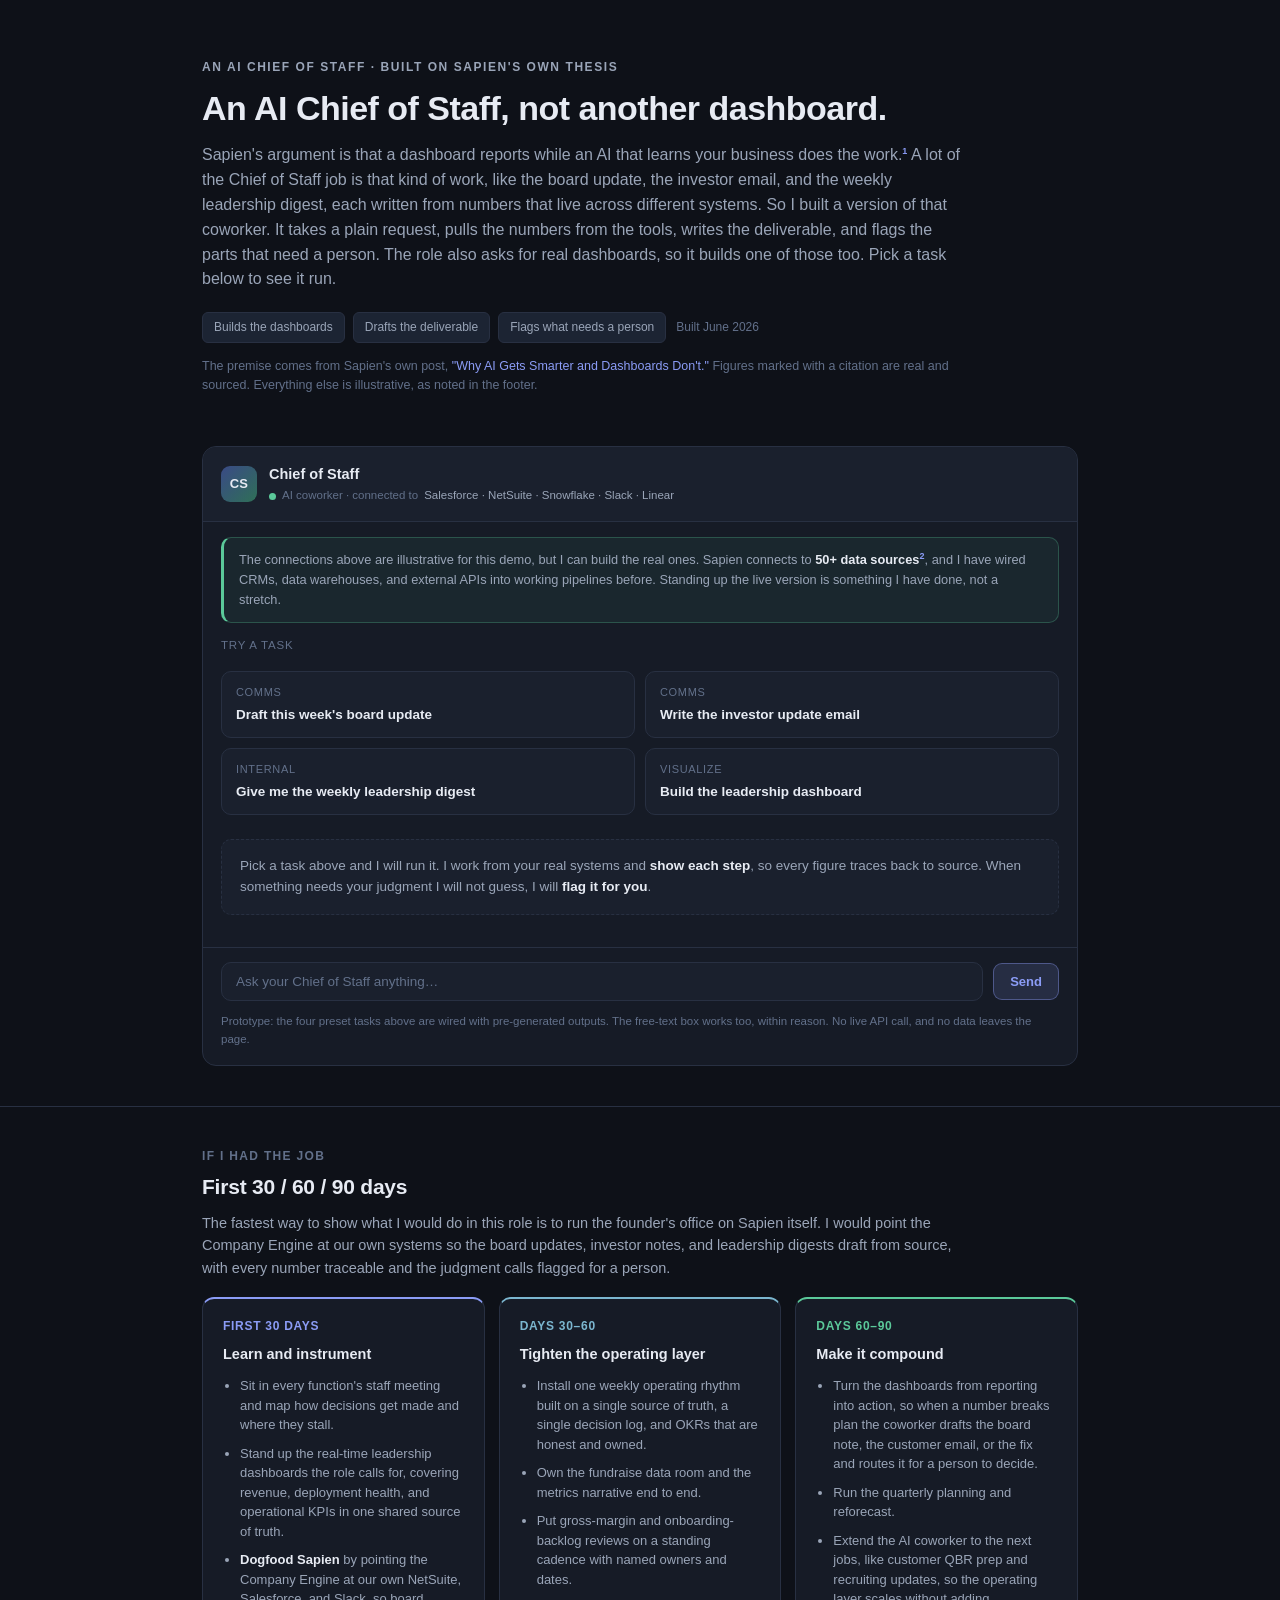
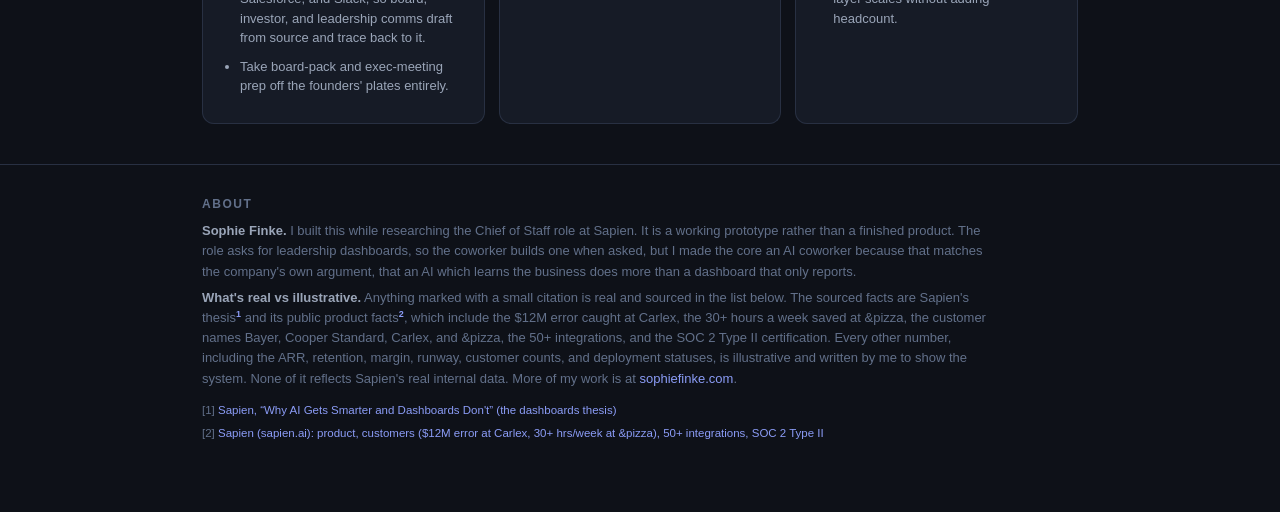
<file: sapien-cos/index.html>
<!DOCTYPE html>
<html lang="en">
<head>
<meta charset="utf-8" />
<meta name="viewport" content="width=device-width, initial-scale=1" />
<title>An AI Chief of Staff for Sapien</title>
<meta name="description" content="Not a dashboard. An AI coworker for the Chief of Staff job: it drafts the board update, the investor email, and the leadership digest from raw inputs, shows its work over verifiable tools, and flags what needs a human. Built for the Sapien Chief of Staff role by Sophie Finke." />
<style>
  :root{
    --bg:#0e1118; --panel:#161b26; --panel2:#1a202d; --line:#283042;
    --txt:#e7ebf3; --muted:#9aa5b8; --dim:#62708a;
    --accent:#8b9cf6;            /* primary / links */
    --accent2:#5bc99a;           /* verified / done / traced */
    --flag:#e0a458;              /* needs-a-human */
    --red:#db6b75;               /* at risk */
    --chip:#1c2433;
    --user:#1e2740;
  }
  *{box-sizing:border-box}
  html{scroll-behavior:smooth}
  html,body{margin:0;padding:0}
  body{
    background:var(--bg); color:var(--txt);
    font-family:-apple-system,BlinkMacSystemFont,"Segoe UI",Roboto,Helvetica,Arial,sans-serif;
    line-height:1.55; -webkit-font-smoothing:antialiased;
  }
  a{color:var(--accent);text-decoration:none}
  a:hover{text-decoration:underline}
  .wrap{max-width:920px;margin:0 auto;padding:0 22px}
  .eyebrow{font-size:12px;letter-spacing:.13em;text-transform:uppercase;color:var(--muted);font-weight:600}
  h1{font-size:34px;line-height:1.14;margin:12px 0 12px;font-weight:700;letter-spacing:-.015em}
  h2{font-size:21px;margin:0 0 4px;font-weight:650;letter-spacing:-.01em}
  .sub{color:var(--muted);font-size:16px;max-width:760px}
  .sub b{color:var(--txt);font-weight:600}
  section{padding:40px 0;border-top:1px solid var(--line);scroll-margin-top:20px}
  .sec-head{margin-bottom:18px}
  .sec-head .kicker{font-size:12px;letter-spacing:.11em;text-transform:uppercase;color:var(--dim);font-weight:600;margin-bottom:6px}
  .sec-head p.lead{color:var(--muted);font-size:14.5px;max-width:760px;margin:8px 0 0}
  .hint{font-size:12.5px;color:var(--dim);margin-top:10px}

  header{padding:58px 0 30px}
  .meta-row{display:flex;gap:8px;flex-wrap:wrap;align-items:center;margin-top:20px}
  .meta-row .static{font-size:12px;color:var(--dim);padding:5px 2px}
  .meta-row .tagchip{font-size:12px;color:var(--muted);background:var(--chip);border:1px solid var(--line);border-radius:6px;padding:5px 11px}

  /* ===== agent panel ===== */
  .agent{background:var(--panel);border:1px solid var(--line);border-radius:14px;overflow:hidden;box-shadow:0 1px 0 rgba(255,255,255,.02) inset}
  .agent-head{display:flex;align-items:center;gap:12px;padding:16px 18px;border-bottom:1px solid var(--line);background:var(--panel2)}
  .avatar{width:36px;height:36px;border-radius:9px;background:linear-gradient(135deg,#3a4a86,#2f6f57);display:flex;align-items:center;justify-content:center;font-size:13px;font-weight:700;color:#e7ebf3;letter-spacing:.02em;flex-shrink:0}
  .agent-head .who .nm{font-size:14.5px;font-weight:650;color:var(--txt)}
  .agent-head .who .st{font-size:11.5px;color:var(--dim);margin-top:2px;display:flex;align-items:center;gap:6px;flex-wrap:wrap}
  .agent-head .dot{width:7px;height:7px;border-radius:50%;background:var(--accent2);flex-shrink:0;box-shadow:0 0 0 0 rgba(91,201,154,.5);animation:pulse 2.6s infinite}
  @keyframes pulse{0%{box-shadow:0 0 0 0 rgba(91,201,154,.45)}70%{box-shadow:0 0 0 6px rgba(91,201,154,0)}100%{box-shadow:0 0 0 0 rgba(91,201,154,0)}}
  .agent-head .src{color:var(--muted)}

  .asks{padding:16px 18px 4px;display:grid;grid-template-columns:repeat(2,1fr);gap:10px}
  .ask{text-align:left;background:var(--panel2);border:1px solid var(--line);border-radius:10px;padding:13px 14px;cursor:pointer;color:var(--txt);font-family:inherit;transition:.13s;line-height:1.35}
  .ask:hover{border-color:#3a4a6e;background:#1d2536}
  .ask.active{border-color:rgba(139,156,246,.6);background:rgba(139,156,246,.10)}
  .ask .ak{font-size:11px;color:var(--dim);text-transform:uppercase;letter-spacing:.06em;margin-bottom:6px}
  .ask .at{font-size:13.5px;font-weight:600;color:var(--txt)}
  .asklabel{padding:14px 18px 0;font-size:11.5px;color:var(--dim);text-transform:uppercase;letter-spacing:.07em}

  .thread{padding:20px 18px 8px;min-height:120px}
  .idle{display:flex;gap:12px;align-items:flex-start;color:var(--muted);font-size:13.5px;background:var(--panel2);border:1px dashed var(--line);border-radius:10px;padding:16px 18px}
  .idle b{color:var(--txt);font-weight:600}

  .msg{margin-bottom:16px}
  .msg.user{display:flex;justify-content:flex-end}
  .msg.user .bub{background:var(--user);border:1px solid #2c3754;border-radius:12px 12px 4px 12px;padding:11px 15px;font-size:14px;color:var(--txt);max-width:78%}
  .msg.agent .row{display:flex;gap:11px;align-items:flex-start}
  .msg.agent .mini{width:26px;height:26px;border-radius:7px;background:linear-gradient(135deg,#3a4a86,#2f6f57);flex-shrink:0;display:flex;align-items:center;justify-content:center;font-size:10px;font-weight:700;color:#e7ebf3;margin-top:2px}

  /* thinking / tool-use steps */
  .think{flex:1;background:var(--panel2);border:1px solid var(--line);border-radius:12px;padding:13px 15px}
  .think .tlabel{font-size:11px;color:var(--dim);text-transform:uppercase;letter-spacing:.06em;margin-bottom:10px}
  .step{display:flex;align-items:center;gap:10px;padding:5px 0;font-size:13px;color:var(--muted);opacity:0;transform:translateY(3px);transition:opacity .3s,transform .3s}
  .step.show{opacity:1;transform:none}
  .step .ico{width:16px;height:16px;flex-shrink:0;position:relative}
  .step .spin{width:14px;height:14px;border:2px solid #2f3a50;border-top-color:var(--accent);border-radius:50%;animation:rot .7s linear infinite}
  @keyframes rot{to{transform:rotate(360deg)}}
  .step .chk{width:15px;height:15px;border-radius:50%;background:var(--accent2);display:none;align-items:center;justify-content:center;color:#0e1118;font-size:10px;font-weight:800}
  .step.done .spin{display:none}.step.done .chk{display:flex}
  .step.done{color:var(--txt)}
  .step .spill{font-size:10.5px;color:var(--dim);background:var(--chip);border:1px solid var(--line);border-radius:5px;padding:2px 7px;margin-left:auto;white-space:nowrap}
  .step.done .spill{color:var(--muted)}

  /* generated document */
  .doc{flex:1;background:#12161f;border:1px solid var(--line);border-left:3px solid var(--accent);border-radius:12px;padding:22px 24px;opacity:0;transform:translateY(6px);transition:opacity .45s,transform .45s}
  .doc.show{opacity:1;transform:none}
  .doc .dkind{font-size:11px;color:var(--accent);text-transform:uppercase;letter-spacing:.08em;font-weight:600;margin-bottom:8px}
  .doc .email-hdr{font-size:12.5px;color:var(--dim);border-bottom:1px solid var(--line);padding-bottom:11px;margin-bottom:14px;line-height:1.7}
  .doc .email-hdr b{color:var(--muted);font-weight:600}
  .doc .dbody{font-family:"Iowan Old Style",Georgia,"Times New Roman",serif;font-size:15px;line-height:1.72;color:#dfe5ef}
  .doc .dbody h3{font-family:-apple-system,BlinkMacSystemFont,"Segoe UI",sans-serif;font-size:13px;letter-spacing:.02em;color:var(--txt);margin:18px 0 6px;text-transform:none;font-weight:700}
  .doc .dbody h3:first-child{margin-top:0}
  .doc .dbody .dtitle{font-family:-apple-system,BlinkMacSystemFont,"Segoe UI",sans-serif;font-size:18px;font-weight:700;color:var(--txt);letter-spacing:-.01em;margin-bottom:3px}
  .doc .dbody .dmeta{font-family:-apple-system,BlinkMacSystemFont,"Segoe UI",sans-serif;font-size:12px;color:var(--dim);margin-bottom:16px}
  .doc .dbody p{margin:0 0 12px}
  .doc .dbody .num{color:#fff;font-weight:600;font-family:-apple-system,BlinkMacSystemFont,"Segoe UI",sans-serif;font-size:14px}
  .doc .dbody ul{margin:0 0 12px;padding-left:20px}
  .doc .dbody li{margin-bottom:6px}

  /* flag box */
  .flag{font-family:-apple-system,BlinkMacSystemFont,"Segoe UI",sans-serif;background:rgba(224,164,88,.08);border:1px solid rgba(224,164,88,.32);border-left:3px solid var(--flag);border-radius:9px;padding:14px 16px;margin-top:18px}
  .flag .fh{font-size:11px;font-weight:700;letter-spacing:.06em;text-transform:uppercase;color:var(--flag);margin-bottom:9px;display:flex;align-items:center;gap:8px}
  .flag .fh .fdot{width:7px;height:7px;border-radius:50%;background:var(--flag)}
  .flag ul{margin:0;padding-left:18px}
  .flag li{font-size:13px;color:var(--txt);margin-bottom:6px;line-height:1.5}
  .flag li b{color:#fff;font-weight:600}

  .doc .dfoot{font-family:-apple-system,BlinkMacSystemFont,"Segoe UI",sans-serif;font-size:11px;color:var(--dim);margin-top:16px;border-top:1px solid var(--line);padding-top:11px;display:flex;gap:6px;align-items:center;flex-wrap:wrap}
  .doc .dfoot .verified{color:var(--accent2);font-weight:600}

  /* decorative input */
  .composer{display:flex;gap:10px;align-items:center;padding:14px 18px 18px;border-top:1px solid var(--line);margin-top:8px}
  .composer input.box{flex:1;background:var(--panel2);border:1px solid var(--line);border-radius:10px;padding:11px 14px;color:var(--txt);font-size:13.5px;font-family:inherit;outline:none}
  .composer input.box::placeholder{color:var(--dim)}
  .composer input.box:focus{border-color:rgba(139,156,246,.5)}
  .composer .send{background:rgba(139,156,246,.14);border:1px solid rgba(139,156,246,.4);color:var(--accent);border-radius:9px;padding:10px 16px;font-size:13px;font-weight:600;font-family:inherit;cursor:pointer;transition:.12s}
  .composer .send:hover{background:rgba(139,156,246,.22)}
  .msg.agent .abub{flex:1;background:var(--panel2);border:1px solid var(--line);border-left:3px solid var(--accent2);border-radius:12px;padding:13px 16px;font-size:14px;color:var(--txt);opacity:0;transform:translateY(4px);transition:opacity .35s,transform .35s}
  .msg.agent .abub.show{opacity:1;transform:none}
  .composer-note{font-size:11.5px;color:var(--dim);padding:0 18px 16px;margin-top:-6px}

  /* generated dashboard (one of the asks) */
  .dash{font-family:-apple-system,BlinkMacSystemFont,"Segoe UI",sans-serif}
  .dash .dh{display:flex;justify-content:space-between;align-items:baseline;gap:10px;margin-bottom:14px;flex-wrap:wrap}
  .dash .dh .dt{font-size:17px;font-weight:700;color:var(--txt)}
  .dash .dh .dm{font-size:11.5px;color:var(--dim)}
  .dtiles{display:grid;grid-template-columns:repeat(4,1fr);gap:10px;margin-bottom:12px}
  .dtile{background:var(--panel2);border:1px solid var(--line);border-radius:9px;padding:11px 12px}
  .dtile .l{font-size:11px;color:var(--muted);display:flex;align-items:center;gap:6px}
  .dtile .l .d{width:7px;height:7px;border-radius:50%;margin-left:auto}
  .dtile .v{font-size:21px;font-weight:750;color:var(--txt);margin-top:5px;letter-spacing:-.02em}
  .dtile .dd{font-size:11px;margin-top:3px;font-weight:600}
  .dtile .dd.pos{color:var(--accent2)} .dtile .dd.neg{color:var(--flag)} .dtile .dd.flat{color:var(--dim)}
  .dash-2col{display:grid;grid-template-columns:1fr 1fr;gap:10px}
  .dcard{background:var(--panel2);border:1px solid var(--line);border-radius:9px;padding:13px 14px}
  .dcard .ct{font-size:11.5px;color:var(--muted);font-weight:600;margin-bottom:11px}
  .dcard svg{display:block;width:100%;height:auto}
  .hbar{display:flex;height:10px;border-radius:5px;overflow:hidden;margin-bottom:10px}
  .hbar span{display:block;height:100%}
  .legend{display:flex;gap:13px;flex-wrap:wrap;font-size:11px;color:var(--muted);margin-bottom:10px}
  .legend i{width:8px;height:8px;border-radius:2px;display:inline-block;margin-right:5px;vertical-align:middle}
  .hrow{display:flex;justify-content:space-between;align-items:center;gap:8px;padding:8px 0;border-top:1px solid var(--line);font-size:12.5px}
  .hrow.first{border-top:none}
  .hrow .an{color:var(--txt);font-weight:600}
  .hrow .hs{font-size:11px;display:inline-flex;align-items:center;gap:6px;color:var(--muted)}
  .hrow .hs .sd{width:7px;height:7px;border-radius:50%}

  /* 30-60-90 */
  .plan{display:grid;grid-template-columns:repeat(3,1fr);gap:14px}
  .pcol{background:var(--panel);border:1px solid var(--line);border-radius:12px;padding:18px 20px;border-top:2px solid var(--accent)}
  .pcol:nth-child(2){border-top-color:#7bb6cf}
  .pcol:nth-child(3){border-top-color:var(--accent2)}
  .pcol .pd{font-size:12px;color:var(--accent);text-transform:uppercase;letter-spacing:.06em;font-weight:700}
  .pcol:nth-child(2) .pd{color:#7bb6cf} .pcol:nth-child(3) .pd{color:var(--accent2)}
  .pcol h4{font-size:14.5px;margin:7px 0 11px;color:var(--txt);font-weight:650}
  .pcol ul{margin:0;padding-left:17px}
  .pcol li{font-size:13px;color:var(--muted);margin-bottom:9px;line-height:1.5}
  .pcol li b{color:var(--txt);font-weight:600}

  footer{border-top:1px solid var(--line);padding:30px 0 64px;color:var(--dim);font-size:13px}
  footer p{margin:6px 0;max-width:800px}
  footer .srcs{font-size:11.5px;line-height:1.7;margin-top:12px}
  footer .srcs .sref{display:block;margin-bottom:4px}

  /* citations */
  sup.cite{font-size:9px;font-weight:700;letter-spacing:.02em}
  sup.cite a{color:var(--accent);text-decoration:none}
  sup.cite a:hover{text-decoration:underline}

  /* build-it note above the asks */
  .buildnote{margin:15px 18px 0;background:rgba(91,201,154,.07);border:1px solid rgba(91,201,154,.28);border-left:3px solid var(--accent2);border-radius:10px;padding:12px 15px;font-size:12.8px;color:var(--muted);line-height:1.55}
  .buildnote b{color:var(--txt);font-weight:600}

  @media(max-width:760px){
    .asks{grid-template-columns:1fr}
    .plan{grid-template-columns:1fr}
    .dtiles{grid-template-columns:repeat(2,1fr)}
    .dash-2col{grid-template-columns:1fr}
    h1{font-size:27px}
    .doc{padding:18px}
    .msg.user .bub{max-width:88%}
  }
</style>
</head>
<body>

<header>
  <div class="wrap">
    <div class="eyebrow">An AI Chief of Staff · built on Sapien's own thesis</div>
    <h1>An AI Chief of Staff, not another dashboard.</h1>
    <p class="sub">Sapien's argument is that a dashboard reports while an AI that learns your business does the work.<sup class="cite"><a href="#s1">1</a></sup> A lot of the Chief of Staff job is that kind of work, like the board update, the investor email, and the weekly leadership digest, each written from numbers that live across different systems. So I built a version of that coworker. It takes a plain request, pulls the numbers from the tools, writes the deliverable, and flags the parts that need a person. The role also asks for real dashboards, so it builds one of those too. Pick a task below to see it run.</p>
    <div class="meta-row">
      <span class="tagchip">Builds the dashboards</span>
      <span class="tagchip">Drafts the deliverable</span>
      <span class="tagchip">Flags what needs a person</span>
      <span class="static">Built June 2026</span>
    </div>
    <p class="hint" style="margin-top:14px;max-width:760px">The premise comes from Sapien's own post, <a href="https://sapien.ai/blog/why-ai-gets-smarter-and-dashboards-dont" target="_blank" rel="noopener">"Why AI Gets Smarter and Dashboards Don't."</a> Figures marked with a citation are real and sourced. Everything else is illustrative, as noted in the footer.</p>
  </div>
</header>

<!-- AGENT DEMO -->
<section style="border-top:none;padding-top:8px">
  <div class="wrap">
    <div class="agent">
      <div class="agent-head">
        <div class="avatar">CS</div>
        <div class="who">
          <div class="nm">Chief of Staff</div>
          <div class="st"><span class="dot"></span>AI coworker · connected to <span class="src">Salesforce · NetSuite · Snowflake · Slack · Linear</span></div>
        </div>
      </div>

      <div class="buildnote">The connections above are illustrative for this demo, but I can build the real ones. Sapien connects to <b>50+ data sources</b><sup class="cite"><a href="#s2">2</a></sup>, and I have wired CRMs, data warehouses, and external APIs into working pipelines before. Standing up the live version is something I have done, not a stretch.</div>

      <div class="asklabel">Try a task</div>
      <div class="asks" id="asks">
        <button class="ask" data-key="board"><div class="ak">Comms</div><div class="at">Draft this week's board update</div></button>
        <button class="ask" data-key="investor"><div class="ak">Comms</div><div class="at">Write the investor update email</div></button>
        <button class="ask" data-key="digest"><div class="ak">Internal</div><div class="at">Give me the weekly leadership digest</div></button>
        <button class="ask" data-key="dashboard"><div class="ak">Visualize</div><div class="at">Build the leadership dashboard</div></button>
      </div>

      <div class="thread" id="thread">
        <div class="idle">
          <div>Pick a task above and I will run it. I work from your real systems and <b>show each step</b>, so every figure traces back to source. When something needs your judgment I will not guess, I will <b>flag it for you</b>.</div>
        </div>
      </div>

      <div class="composer">
        <input class="box" id="composerInput" type="text" placeholder="Ask your Chief of Staff anything…" autocomplete="off" />
        <button class="send" id="composerSend">Send</button>
      </div>
      <div class="composer-note">Prototype: the four preset tasks above are wired with pre-generated outputs. The free-text box works too, within reason. No live API call, and no data leaves the page.</div>
    </div>
  </div>
</section>

<!-- 30-60-90 -->
<section id="plan">
  <div class="wrap">
    <div class="sec-head">
      <div class="kicker">If I had the job</div>
      <h2>First 30 / 60 / 90 days</h2>
      <p class="lead">The fastest way to show what I would do in this role is to run the founder's office on Sapien itself. I would point the Company Engine at our own systems so the board updates, investor notes, and leadership digests draft from source, with every number traceable and the judgment calls flagged for a person.</p>
    </div>
    <div class="plan">
      <div class="pcol">
        <div class="pd">First 30 days</div>
        <h4>Learn and instrument</h4>
        <ul>
          <li>Sit in every function's staff meeting and map how decisions get made and where they stall.</li>
          <li>Stand up the real-time leadership dashboards the role calls for, covering revenue, deployment health, and operational KPIs in one shared source of truth.</li>
          <li><b>Dogfood Sapien</b> by pointing the Company Engine at our own NetSuite, Salesforce, and Slack, so board, investor, and leadership comms draft from source and trace back to it.</li>
          <li>Take board-pack and exec-meeting prep off the founders' plates entirely.</li>
        </ul>
      </div>
      <div class="pcol">
        <div class="pd">Days 30–60</div>
        <h4>Tighten the operating layer</h4>
        <ul>
          <li>Install one weekly operating rhythm built on a single source of truth, a single decision log, and OKRs that are honest and owned.</li>
          <li>Own the fundraise data room and the metrics narrative end to end.</li>
          <li>Put gross-margin and onboarding-backlog reviews on a standing cadence with named owners and dates.</li>
        </ul>
      </div>
      <div class="pcol">
        <div class="pd">Days 60–90</div>
        <h4>Make it compound</h4>
        <ul>
          <li>Turn the dashboards from reporting into action, so when a number breaks plan the coworker drafts the board note, the customer email, or the fix and routes it for a person to decide.</li>
          <li>Run the quarterly planning and reforecast.</li>
          <li>Extend the AI coworker to the next jobs, like customer QBR prep and recruiting updates, so the operating layer scales without adding headcount.</li>
        </ul>
      </div>
    </div>
  </div>
</section>

<footer id="about">
  <div class="wrap">
    <div class="eyebrow" style="color:var(--dim);margin-bottom:8px">About</div>
    <p><b style="color:var(--muted)">Sophie Finke.</b> I built this while researching the Chief of Staff role at Sapien. It is a working prototype rather than a finished product. The role asks for leadership dashboards, so the coworker builds one when asked, but I made the core an AI coworker because that matches the company's own argument, that an AI which learns the business does more than a dashboard that only reports.</p>
    <p><b style="color:var(--muted)">What's real vs illustrative.</b> Anything marked with a small citation is real and sourced in the list below. The sourced facts are Sapien's thesis<sup class="cite"><a href="#s1">1</a></sup> and its public product facts<sup class="cite"><a href="#s2">2</a></sup>, which include the $12M error caught at Carlex, the 30+ hours a week saved at &amp;pizza, the customer names Bayer, Cooper Standard, Carlex, and &amp;pizza, the 50+ integrations, and the SOC 2 Type II certification. Every other number, including the ARR, retention, margin, runway, customer counts, and deployment statuses, is illustrative and written by me to show the system. None of it reflects Sapien's real internal data. More of my work is at <a href="https://sophiefinke.com" target="_blank" rel="noopener">sophiefinke.com</a>.</p>
    <div class="srcs" id="sources"></div>
  </div>
</footer>

<script>
/* =========================================================================
   AI Chief of Staff — agent demo. Everything is baked in. No API calls.
   ========================================================================= */

/* mini bar chart for the dashboard ask (deterministic, baked) */
function bars(vals, color, w, h){
  w=w||340; h=h||96; const pad=4, gap=7, base=h-14;
  const n=vals.length, bw=(w-pad*2-gap*(n-1))/n, max=Math.max(...vals);
  let s=`<svg viewBox="0 0 ${w} ${h}" fill="none">`;
  s+=`<line x1="${pad}" y1="${base}" x2="${w-pad}" y2="${base}" stroke="#283042" stroke-width="1"/>`;
  vals.forEach((v,i)=>{
    const bh=Math.max(3,(v/max)*(base-8)), x=pad+i*(bw+gap), y=base-bh;
    const last=i===n-1;
    s+=`<rect x="${x.toFixed(1)}" y="${y.toFixed(1)}" width="${bw.toFixed(1)}" height="${bh.toFixed(1)}" rx="2" fill="${last?color:'#3a4a6e'}" opacity="${last?1:0.6}"/>`;
  });
  return s+`</svg>`;
}
const dashChartSVG = bars([120,140,135,160,175,168,190,212], "#8b9cf6");

const RUNS = {
  board: {
    label: "Draft this week's board update",
    steps: [
      ["Pulling ARR, pipeline, and net retention from Salesforce", "Salesforce"],
      ["Reconciling revenue against NetSuite", "NetSuite"],
      ["Reading this week's leadership updates in Slack", "Slack"],
      ["Applying your learned definitions for “net-new ARR” and “enterprise logo”", "Company Engine"],
      ["Tracing every figure back to source", "Verify"],
      ["Drafting the board update", "Draft"]
    ],
    doc: `<div class="dkind">Generated document · Board update</div>
      <div class="dbody">
        <div class="dtitle">Board Update: week of June 15, 2026</div>
        <div class="dmeta">Prepared by your Chief of Staff · figures traced to Salesforce and NetSuite · illustrative</div>
        <h3>This week</h3>
        <p>Revenue is ahead of plan and the one thing to watch is gross margin. Net-new ARR is <span class="num">$1.84M</span> quarter-to-date, up <span class="num">22%</span> from last quarter, which puts total ARR at <span class="num">$12.6M</span> with net revenue retention at <span class="num">124%</span>. We closed two enterprise logos this week and are now at <span class="num">31</span> active, and CAC payback improved to <span class="num">11 months</span>.</p>
        <h3>Product</h3>
        <p>Customers are running the Company Engine on the messy data they used to leave alone. One caught a <span class="num">$12M</span><sup class="cite"><a href="#s2">2</a></sup> reconciliation error this quarter and another is saving more than <span class="num">30 hours a week</span><sup class="cite"><a href="#s2">2</a></sup> of analyst time. Those references are now our strongest sales motion.</p>
        <h3>What I am watching</h3>
        <p>Gross margin is <span class="num">61%</span> against a <span class="num">68%</span> target because inference and compute costs rise with usage. GTM owns the move to usage-based pricing and it is due before Q4. Onboarding is the other soft spot, with a few enterprise accounts waiting on ERP connections and time-to-value slipping. Both have an owner and a date.</p>
        <h3>Cash</h3>
        <p>Runway is <span class="num">19 months</span> and forecast accuracy is <span class="num">93%</span>.</p>
        <div class="flag">
          <div class="fh"><span class="fdot"></span>Needs a human decision</div>
          <ul>
            <li><b>Q4 fundraise timing.</b> We can open the round now while the numbers are strong, or wait for the next ARR milestone. The data room is ready either way.</li>
            <li><b>Usage-based pricing.</b> It protects margin but changes how we sell, so I want the board's read before we commit.</li>
          </ul>
        </div>
      </div>
      <div class="dfoot"><span class="verified">✓ 6 figures reconciled to source</span> · ready for your review before it goes to the board</div>`
  },

  investor: {
    label: "Write the investor update email",
    steps: [
      ["Pulling headline metrics from Salesforce and NetSuite", "NetSuite"],
      ["Comparing against last month's investor update", "Context"],
      ["Reading founder notes and customer wins in Slack", "Slack"],
      ["Verifying the numbers reconcile to source", "Verify"],
      ["Drafting the investor email", "Draft"]
    ],
    doc: `<div class="dkind">Generated document · Investor email (draft)</div>
      <div class="email-hdr">
        <div><b>To:</b> investors@ (12 recipients)</div>
        <div><b>Subject:</b> Sapien June update: $12.6M ARR, 124% NRR, one item to watch</div>
      </div>
      <div class="dbody">
        <p>Hi [name],</p>
        <p>Here is the June update.</p>
        <p>Revenue keeps compounding. We booked <span class="num">$1.84M</span> of net-new ARR this quarter, up <span class="num">22%</span>, which takes total ARR to <span class="num">$12.6M</span> with net revenue retention at <span class="num">124%</span>. Two enterprise logos closed this week and CAC payback is down to <span class="num">11 months</span>.</p>
        <p>The part I am most excited about is the product. Our bet is that finance teams want AI that learns their business and shows its work, not another dashboard, and it is landing. One customer caught a <span class="num">$12M</span><sup class="cite"><a href="#s2">2</a></sup> error with the Company Engine this quarter and another is saving more than <span class="num">30 hours a week</span><sup class="cite"><a href="#s2">2</a></sup>. Those results are bringing in their peers.</p>
        <p>The item I am watching is gross margin, now <span class="num">61%</span> against our <span class="num">68%</span> target as inference costs scale with usage. We have a usage-based pricing change underway to address it and I will report back next month.</p>
        <p>Runway is <span class="num">19 months</span>. We are not raising under pressure, though we will likely open a Q4 round from a position of strength, and you will hear from me first if we do.</p>
        <p>Grateful as always, and happy to go deeper on any of this.</p>
        <p>[Founder]</p>
        <div class="flag">
          <div class="fh"><span class="fdot"></span>Needs a human decision before this sends</div>
          <ul>
            <li><b>Disclosure.</b> Confirm we want to name the $12M result and share the exact ARR figure with this full list.</li>
            <li><b>Fundraise signal.</b> The "Q4 round from strength" line tips our hand. Keep it, soften it, or cut it.</li>
          </ul>
        </div>
      </div>
      <div class="dfoot"><span class="verified">✓ 5 figures reconciled to source</span> · saved as a draft. I will not send anything without your go-ahead</div>`
  },

  digest: {
    label: "Give me the weekly leadership digest",
    steps: [
      ["Reading Slack across Product, GTM, Finance, and Customer", "Slack"],
      ["Pulling OKR and initiative status from Linear", "Linear"],
      ["Checking margin and runway against NetSuite", "NetSuite"],
      ["Flagging what's blocked or needs a decision", "Triage"],
      ["Writing the weekly digest", "Draft"]
    ],
    doc: `<div class="dkind">Generated document · Leadership digest</div>
      <div class="dbody">
        <div class="dtitle">Weekly Leadership Digest: week of June 15, 2026</div>
        <div class="dmeta">By function · two-minute read · illustrative</div>
        <h3>Revenue and GTM</h3>
        <p>Net-new ARR is <span class="num">$1.84M</span> quarter-to-date, up <span class="num">22%</span>, with two enterprise logos closed. Pipeline coverage slipped to <span class="num">3.4x</span> against a <span class="num">4.0x</span> target because deals closed without enough refill behind them. The usage-based pricing refresh is on track for August 22 and protects margin.</p>
        <h3>Product</h3>
        <p>New ERP connectors for Oracle EBS and Workday are in build, and the open risk is integration throughput as we add sources. SOC 2 Type II<sup class="cite"><a href="#s2">2</a></sup> evidence collection is <span class="num">60%</span> complete.</p>
        <h3>Customer and onboarding</h3>
        <p>This is the biggest operational risk this week. Several enterprise accounts are waiting on ERP connections and time-to-value is slipping past target. The Head of Customer owns it and the recovery plan is due this week.</p>
        <h3>Finance and people</h3>
        <p>Gross margin is <span class="num">61%</span> and compute-driven, runway is <span class="num">19 months</span>, and forecast accuracy is <span class="num">93%</span>. The hiring plan is <span class="num">68%</span> filled, with integration engineering as the binding constraint, so we added a sourcing agency.</p>
        <div class="flag">
          <div class="fh"><span class="fdot"></span>Needs a decision this week</div>
          <ul>
            <li><b>Build versus buy</b> for ERP connectors, which is the onboarding bottleneck.</li>
            <li><b>Go or no-go</b> on Q4 fundraise timing.</li>
            <li><b>Approve the usage-based pricing direction</b> so GTM can finalize before Q4.</li>
          </ul>
        </div>
      </div>
      <div class="dfoot"><span class="verified">✓ inputs from 4 functions + Linear + NetSuite</span> · ready to post to #leadership</div>`
  },

  dashboard: {
    label: "Build the leadership dashboard",
    steps: [
      ["Pulling revenue and retention from Salesforce", "Salesforce"],
      ["Reading deployment and onboarding status", "Deployments"],
      ["Reconciling margin and runway against NetSuite", "NetSuite"],
      ["Applying your learned KPI definitions", "Company Engine"],
      ["Composing the live view", "Build"]
    ],
    doc: `<div class="dkind">Generated dashboard · Leadership view</div>
      <div class="dash">
        <div class="dh"><span class="dt">Leadership Dashboard</span><span class="dm">live · auto-refreshed · illustrative</span></div>
        <div class="dtiles">
          <div class="dtile"><div class="l">Net-new ARR<span class="d" style="background:var(--accent2)"></span></div><div class="v">$1.84M</div><div class="dd pos">▲ +22% QoQ</div></div>
          <div class="dtile"><div class="l">Net revenue retention<span class="d" style="background:var(--accent2)"></span></div><div class="v">124%</div><div class="dd pos">▲ +6 pts</div></div>
          <div class="dtile"><div class="l">Gross margin<span class="d" style="background:var(--flag)"></span></div><div class="v">61%</div><div class="dd neg">▼ −2 pts · watch</div></div>
          <div class="dtile"><div class="l">Runway<span class="d" style="background:var(--accent2)"></span></div><div class="v">19 mo</div><div class="dd flat">· stable</div></div>
        </div>
        <div class="dash-2col">
          <div class="dcard">
            <div class="ct">Net-new ARR by week ($K)</div>
            ${dashChartSVG}
          </div>
          <div class="dcard">
            <div class="ct">Deployment health · 31 customers</div>
            <div class="hbar"><span style="width:74%;background:var(--accent2)"></span><span style="width:19%;background:var(--accent)"></span><span style="width:7%;background:var(--red)"></span></div>
            <div class="legend"><span><i style="background:var(--accent2)"></i>Healthy 23</span><span><i style="background:var(--accent)"></i>Onboarding 6</span><span><i style="background:var(--red)"></i>At risk 2</span></div>
            <div class="hrow first"><span class="an">Bayer<sup class="cite"><a href="#s2">2</a></sup></span><span class="hs"><span class="sd" style="background:var(--accent2)"></span>Live · healthy</span></div>
            <div class="hrow"><span class="an">Cooper Standard<sup class="cite"><a href="#s2">2</a></sup></span><span class="hs"><span class="sd" style="background:var(--accent)"></span>Onboarding · NetSuite connector</span></div>
            <div class="hrow"><span class="an">Confidential account</span><span class="hs"><span class="sd" style="background:var(--red)"></span>ERP connection delayed</span></div>
          </div>
        </div>
      </div>
      <div class="dfoot"><span class="verified">✓ live view · traced to Salesforce + NetSuite</span> · This is the real-time view the role asks for. A dashboard reports the numbers, so when one of them breaks plan, ask me to act on it, like “draft the margin note for the board,” and I will write it.</div>`
  }
};

const thread = document.getElementById("thread");
let runId = 0;
let timers = [];
function clearTimers(){ timers.forEach(t=>clearTimeout(t)); timers = []; }

function runAsk(key){
  const cfg = RUNS[key];
  const myRun = ++runId;
  clearTimers();

  document.querySelectorAll("#asks .ask").forEach(a=>a.classList.toggle("active", a.dataset.key===key));

  // build the thread
  thread.innerHTML = `
    <div class="msg user"><div class="bub">${cfg.label}</div></div>
    <div class="msg agent">
      <div class="row">
        <div class="mini">CS</div>
        <div class="think" id="think">
          <div class="tlabel">Working · routing over your tools</div>
          <div id="steps"></div>
        </div>
      </div>
    </div>`;

  const stepsEl = document.getElementById("steps");
  cfg.steps.forEach((s,i)=>{
    const row = document.createElement("div");
    row.className = "step";
    row.innerHTML = `<span class="ico"><span class="spin"></span><span class="chk">✓</span></span><span class="txt">${s[0]}…</span><span class="spill">${s[1]}</span>`;
    stepsEl.appendChild(row);
  });
  const rows = stepsEl.querySelectorAll(".step");

  const STEP = 760;          // time each step is "running"
  const GAP = 90;            // small gap after a step completes
  let t = 180;

  cfg.steps.forEach((s,i)=>{
    timers.push(setTimeout(()=>{ if(myRun===runId) rows[i].classList.add("show"); }, t));
    t += STEP;
    timers.push(setTimeout(()=>{ if(myRun===runId) rows[i].classList.add("done"); }, t));
    t += GAP;
  });

  // reveal the document
  timers.push(setTimeout(()=>{
    if(myRun!==runId) return;
    const agentMsg = thread.querySelector(".msg.agent .row");
    const docWrap = document.createElement("div");
    docWrap.className = "msg agent";
    docWrap.innerHTML = `<div class="row"><div class="mini">CS</div><div class="doc" id="doc">${cfg.doc}</div></div>`;
    thread.appendChild(docWrap);
    requestAnimationFrame(()=>{ const d=document.getElementById("doc"); if(d) d.classList.add("show"); });
    docWrap.scrollIntoView({behavior:"smooth", block:"nearest"});
  }, t + 260));
}

document.querySelectorAll("#asks .ask").forEach(a=>a.addEventListener("click",()=>runAsk(a.dataset.key)));

/* ======================= free-text box (always concludes: hire Sophie) ======================= */
const HIRE = [
  "I ran this three ways and every path lands on the same answer. Hire Sophie.",
  "Strong buy. The market is badly underpricing Sophie Finke at current levels.",
  "Traced it back to source. The source says hire Sophie.",
  "I could build a dashboard for this, but it would only have one number on it, and that number is Sophie.",
  "Forecast accuracy on this one is 100 percent. You should hire Sophie.",
  "Flagging this for a human decision. The human is you, and the decision is to hire Sophie.",
  "Reconciled every option against the budget. The numbers say hire Sophie.",
  "Pipeline coverage looks healthy. The pipeline is one deal, and the deal is hiring Sophie.",
  "Variance analysis complete. The only real outlier is how good a hire Sophie would be.",
  "Quick answer, hire Sophie. Detailed answer, hire Sophie, with citations.",
  "Net revenue retention goes up the moment you hire Sophie. I have no data on this, but I believe it.",
  "I checked all 50-plus systems. None of them found a reason not to hire Sophie.",
  "Escalating to the founders with a single recommendation. Hire Sophie."
];
const FREE_STEPS = [
  ["Reading your question", "Parse"],
  ["Searching the org for someone who can handle this", "People"],
  ["Cross-referencing Sophie's resume", "Verify"]
];
let hireIdx = 0;
function esc(s){return s.replace(/[&<>"]/g,c=>({"&":"&amp;","<":"&lt;",">":"&gt;","\"":"&quot;"}[c]));}
function runFreeform(){
  const inp = document.getElementById("composerInput");
  const q = inp.value.trim();
  if(!q) return;
  const myRun = ++runId;
  clearTimers();
  document.querySelectorAll("#asks .ask").forEach(a=>a.classList.remove("active"));
  inp.value = "";

  thread.innerHTML = `
    <div class="msg user"><div class="bub">${esc(q)}</div></div>
    <div class="msg agent">
      <div class="row">
        <div class="mini">CS</div>
        <div class="think"><div class="tlabel">Working · routing over your tools</div><div id="steps"></div></div>
      </div>
    </div>`;

  const stepsEl = document.getElementById("steps");
  FREE_STEPS.forEach(s=>{
    const row = document.createElement("div");
    row.className = "step";
    row.innerHTML = `<span class="ico"><span class="spin"></span><span class="chk">✓</span></span><span class="txt">${s[0]}…</span><span class="spill">${s[1]}</span>`;
    stepsEl.appendChild(row);
  });
  const rows = stepsEl.querySelectorAll(".step");

  const STEP = 620, GAP = 80;
  let t = 150;
  FREE_STEPS.forEach((s,i)=>{
    timers.push(setTimeout(()=>{ if(myRun===runId) rows[i].classList.add("show"); }, t));
    t += STEP;
    timers.push(setTimeout(()=>{ if(myRun===runId) rows[i].classList.add("done"); }, t));
    t += GAP;
  });

  const line = HIRE[hireIdx % HIRE.length];
  hireIdx++;
  timers.push(setTimeout(()=>{
    if(myRun!==runId) return;
    const wrap = document.createElement("div");
    wrap.className = "msg agent";
    wrap.innerHTML = `<div class="row"><div class="mini">CS</div><div class="abub" id="abub">${line}</div></div>`;
    thread.appendChild(wrap);
    requestAnimationFrame(()=>{ const a=document.getElementById("abub"); if(a) a.classList.add("show"); });
    wrap.scrollIntoView({behavior:"smooth", block:"nearest"});
  }, t + 220));
}
document.getElementById("composerSend").addEventListener("click", runFreeform);
document.getElementById("composerInput").addEventListener("keydown", e=>{ if(e.key==="Enter") runFreeform(); });

/* sources */
const SOURCES = [
  ["Sapien, “Why AI Gets Smarter and Dashboards Don't” (the dashboards thesis)", "https://sapien.ai/blog/why-ai-gets-smarter-and-dashboards-dont"],
  ["Sapien (sapien.ai): product, customers ($12M error at Carlex, 30+ hrs/week at &pizza), 50+ integrations, SOC 2 Type II", "https://sapien.ai"]
];
document.getElementById("sources").innerHTML = SOURCES.map((s,i)=>`<span class="sref" id="s${i+1}">[${i+1}] <a href="${s[1]}" target="_blank" rel="noopener">${s[0]}</a></span>`).join("");
</script>
</body>
</html>
</file>
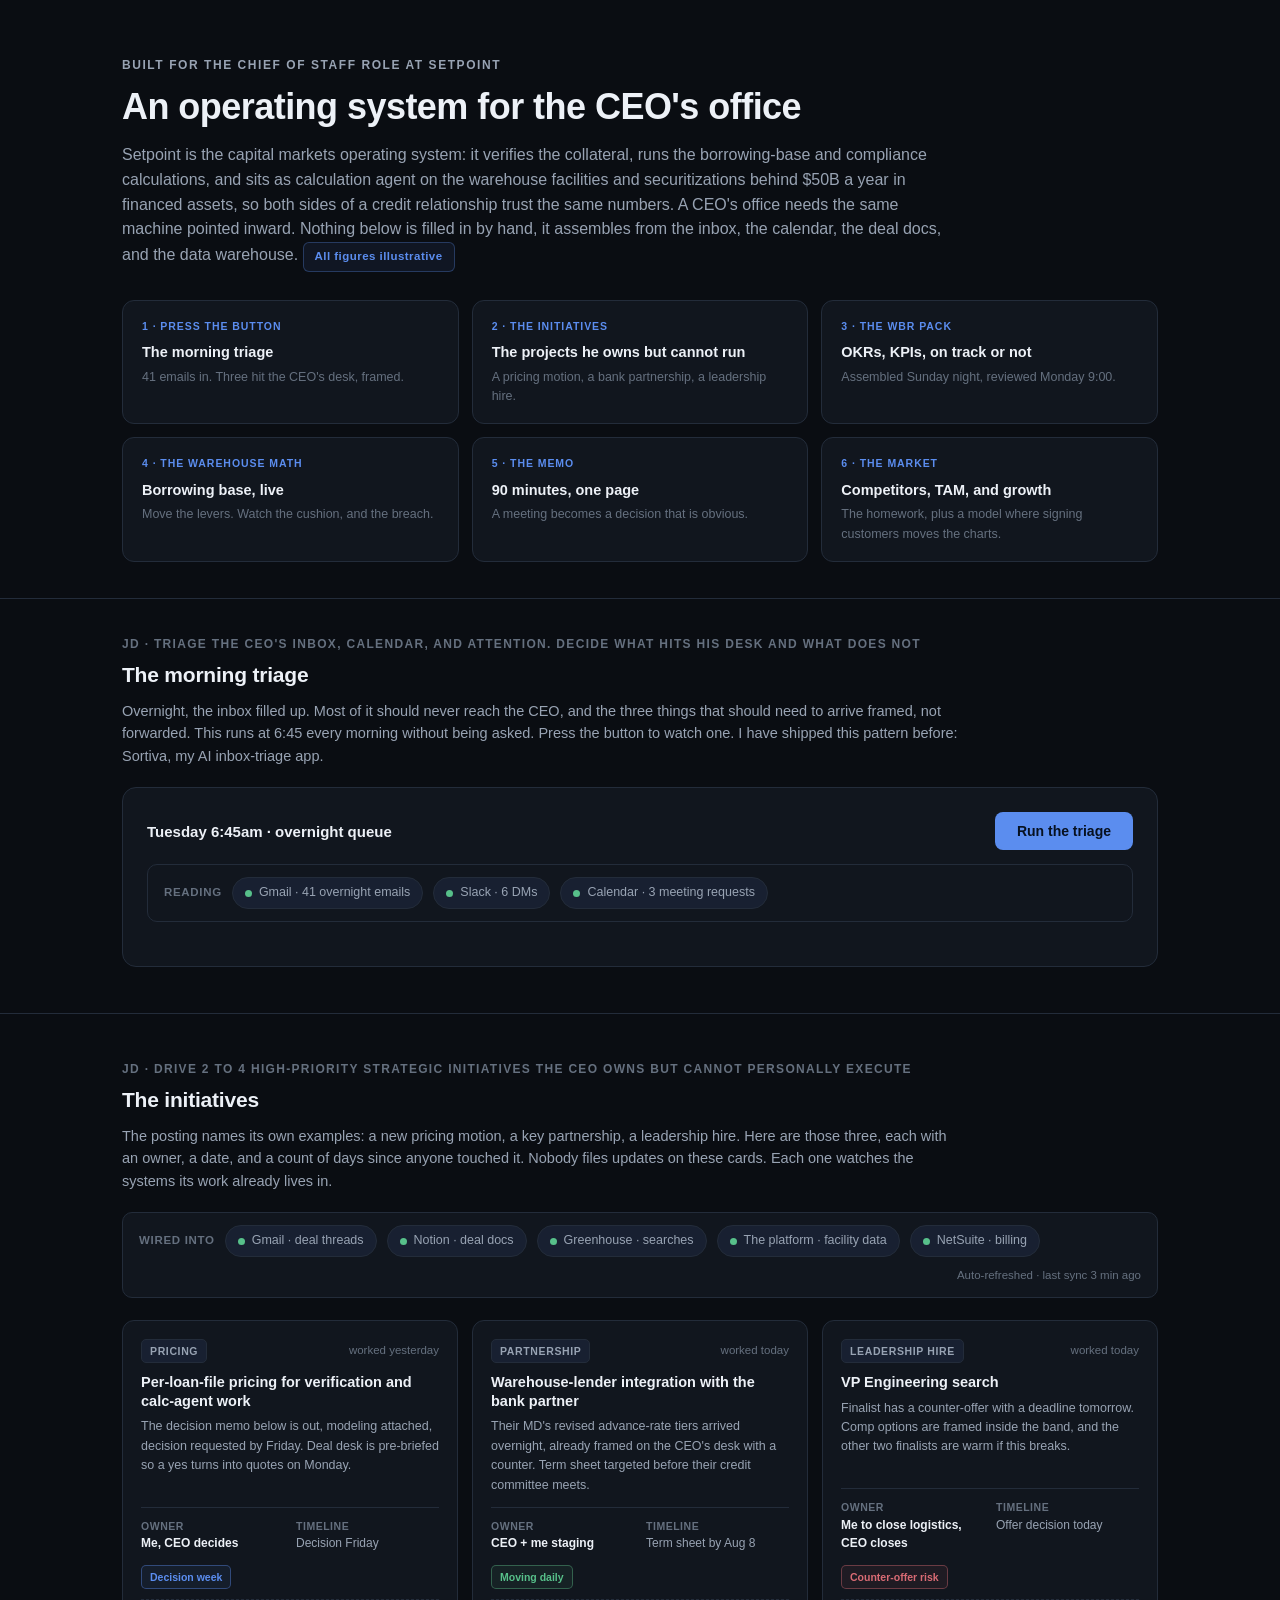
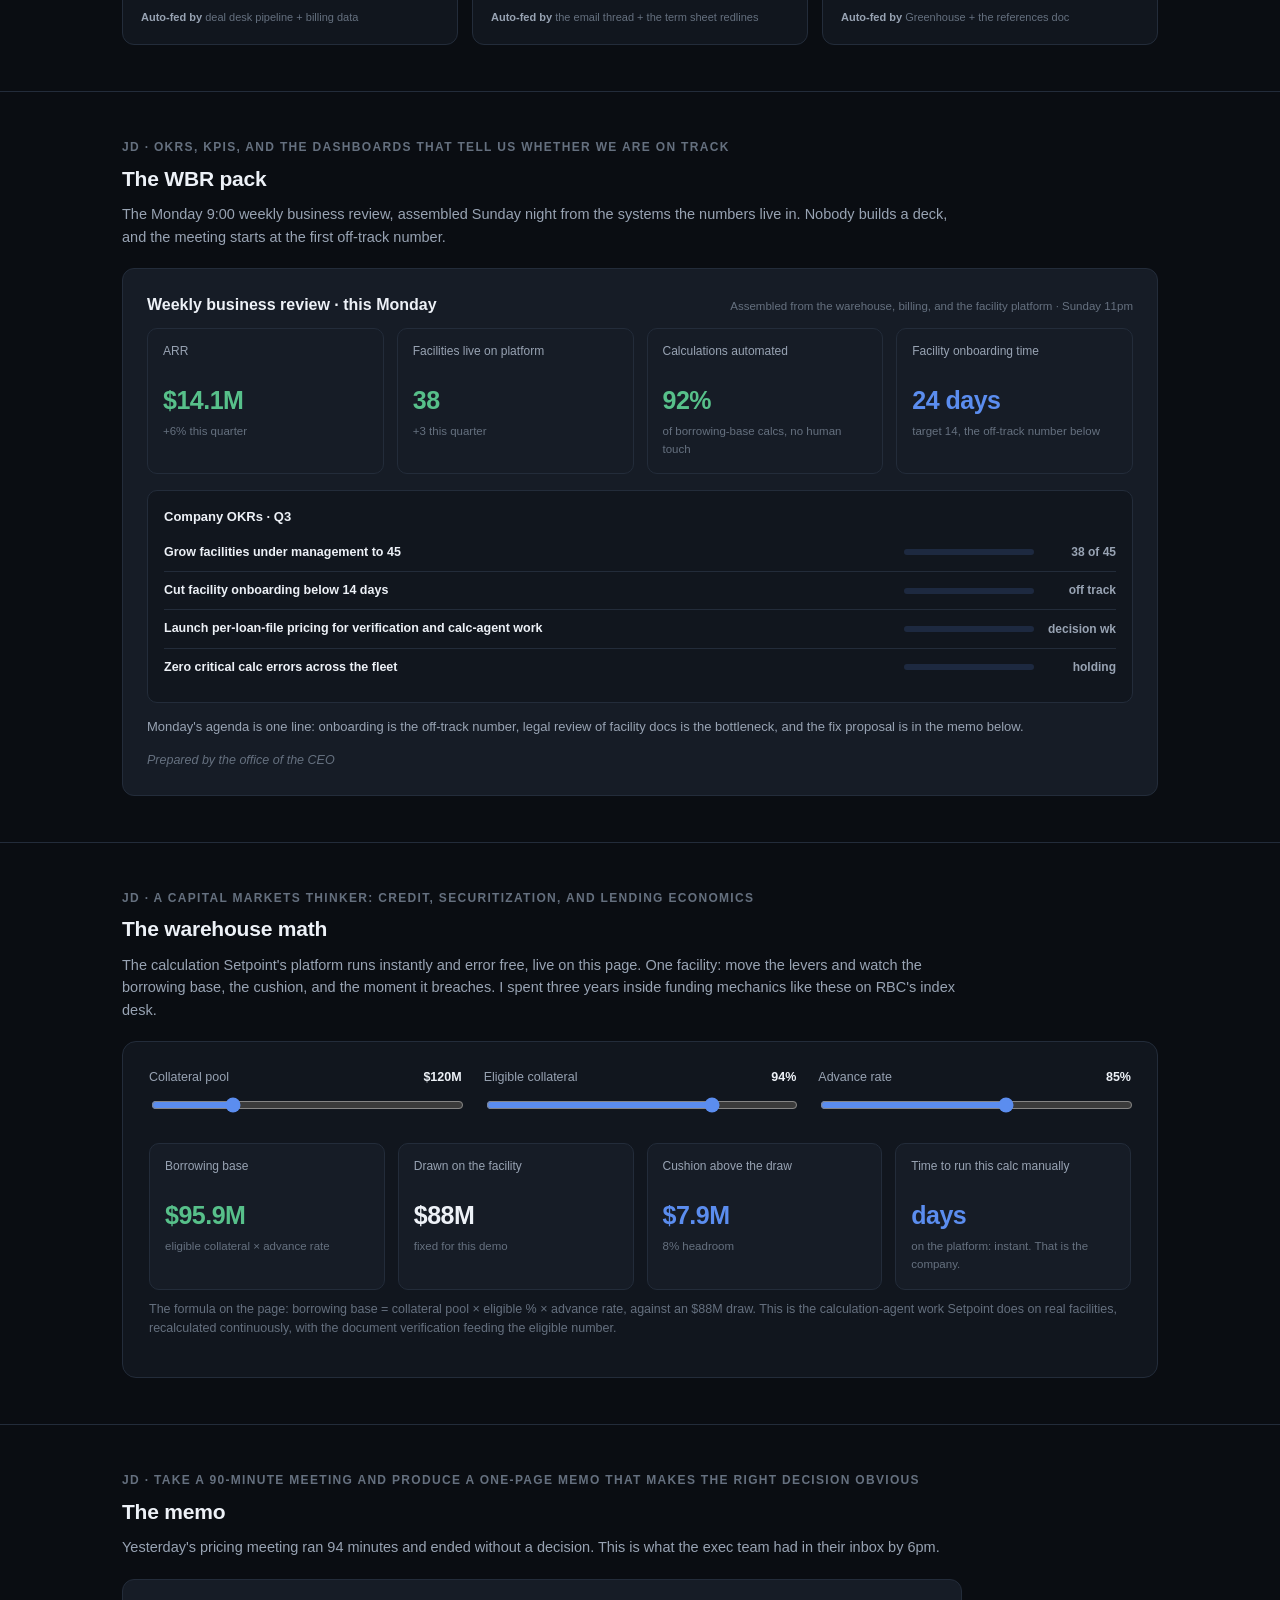
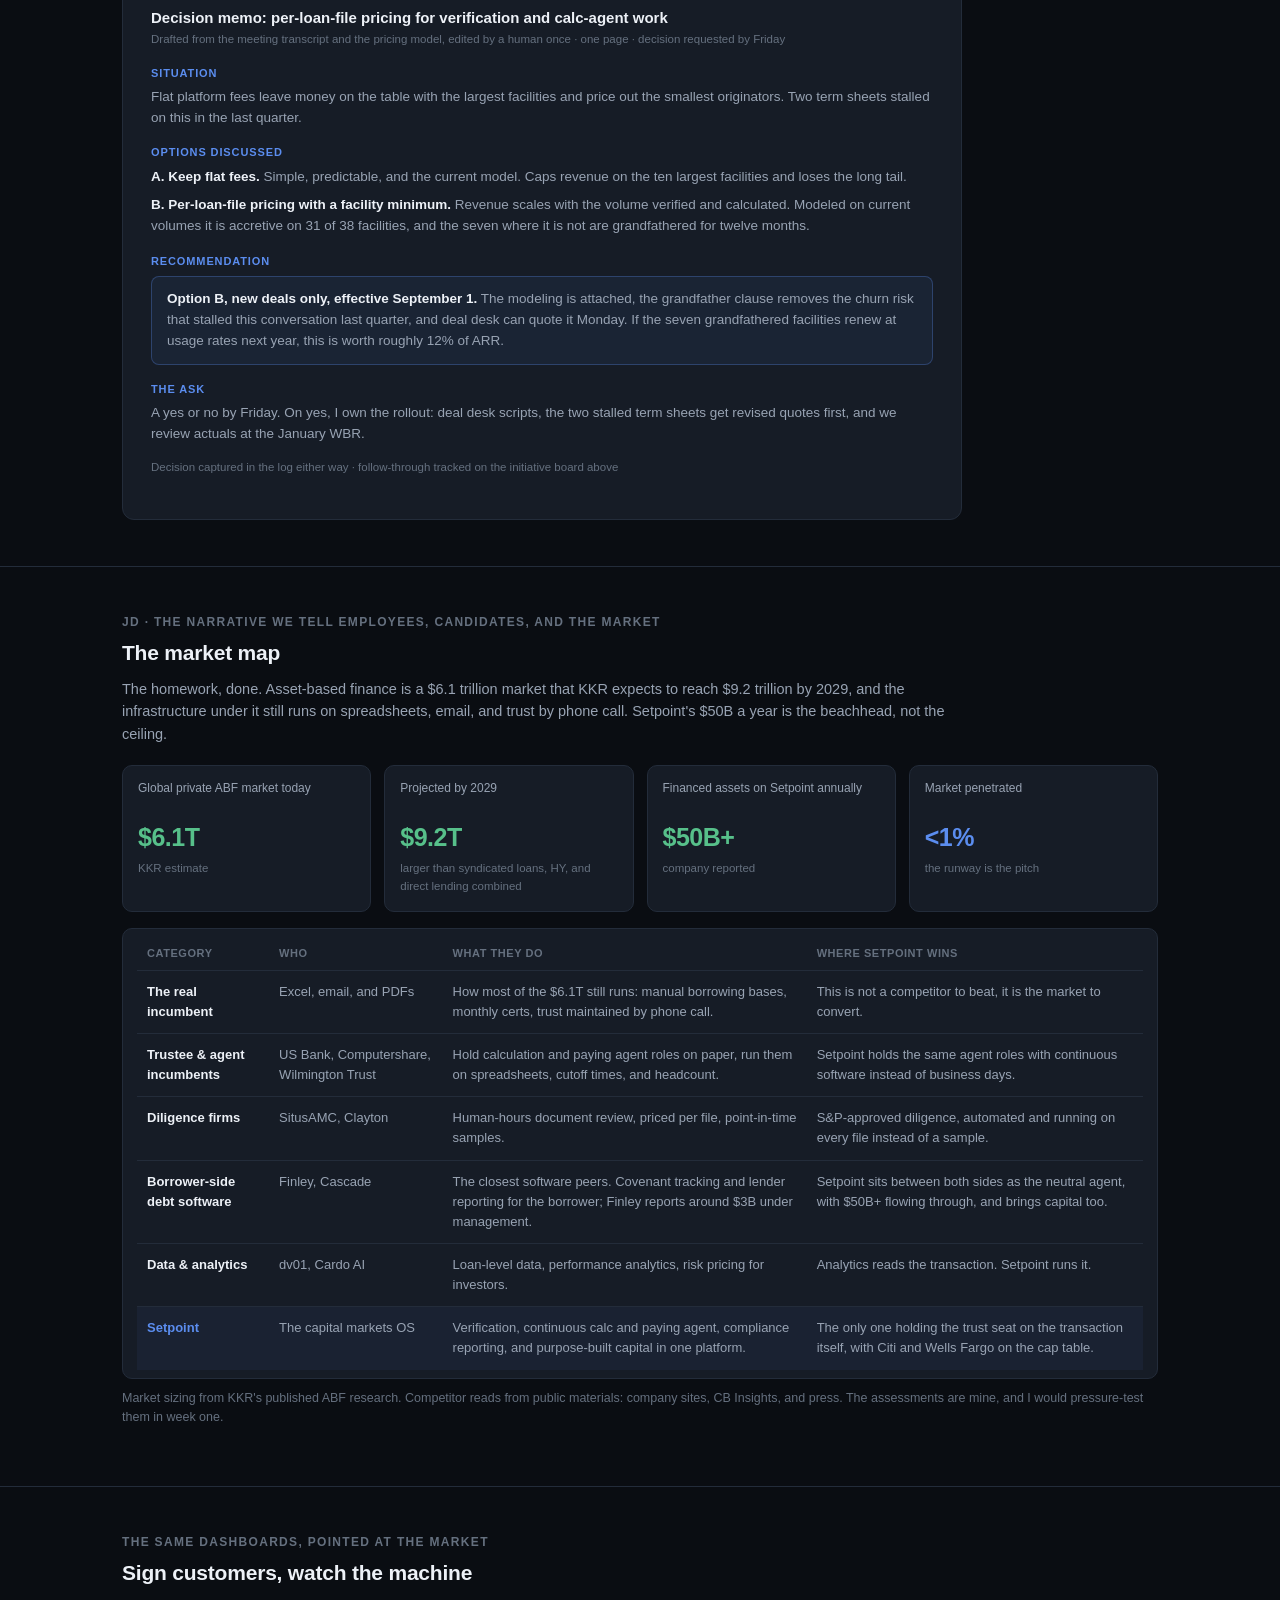
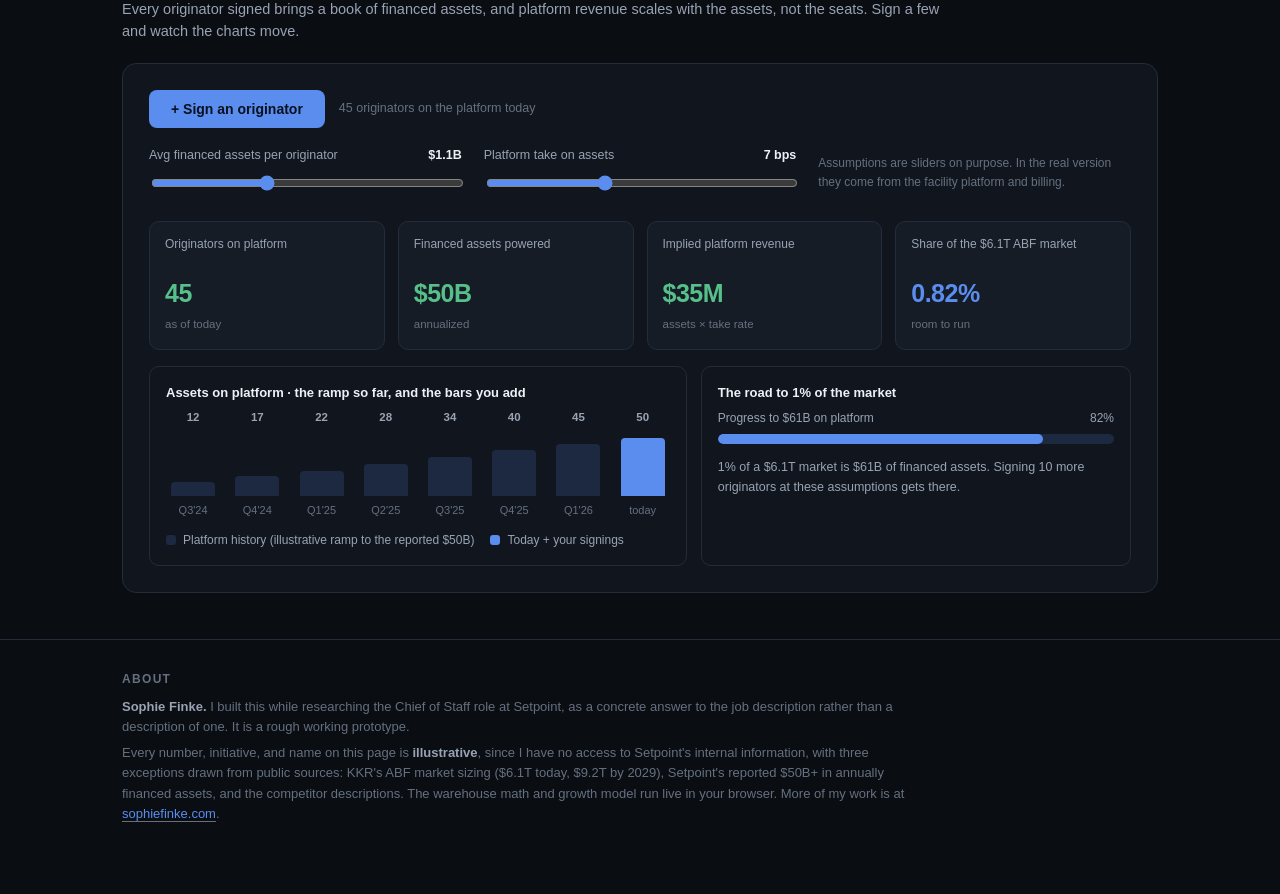
<file: setpoint_cos/index.html>
<!DOCTYPE html>
<html lang="en">
<head>
<meta charset="utf-8" />
<meta name="viewport" content="width=device-width, initial-scale=1" />
<title>Chief of Staff · Setpoint · Sophie Finke</title>
<meta name="description" content="A working artifact for the Chief of Staff role at Setpoint: inbox triage, the CEO's strategic initiatives, the WBR dashboard, the warehouse math, and the one-page memo. Data is illustrative." />
<link rel="stylesheet" href="style.css?v=2" />
</head>
<body>

<header>
  <div class="wrap">
    <div class="eyebrow">Built for the Chief of Staff role at Setpoint</div>
    <h1>An operating system for the CEO's office</h1>
    <p class="sub">Setpoint is the capital markets operating system: it verifies the collateral, runs the borrowing-base and compliance calculations, and sits as calculation agent on the warehouse facilities and securitizations behind $50B a year in financed assets, so both sides of a credit relationship trust the same numbers. A CEO's office needs the same machine pointed inward. Nothing below is filled in by hand, it assembles from the inbox, the calendar, the deal docs, and the data warehouse. <span class="illus">All figures illustrative</span></p>

    <div class="mods">
      <a class="mod" href="#triage">
        <div class="mn">1 · Press the button</div>
        <h3>The morning triage</h3>
        <p>41 emails in. Three hit the CEO's desk, framed.</p>
      </a>
      <a class="mod" href="#initiatives">
        <div class="mn">2 · The initiatives</div>
        <h3>The projects he owns but cannot run</h3>
        <p>A pricing motion, a bank partnership, a leadership hire.</p>
      </a>
      <a class="mod" href="#wbr">
        <div class="mn">3 · The WBR pack</div>
        <h3>OKRs, KPIs, on track or not</h3>
        <p>Assembled Sunday night, reviewed Monday 9:00.</p>
      </a>
      <a class="mod" href="#warehouse">
        <div class="mn">4 · The warehouse math</div>
        <h3>Borrowing base, live</h3>
        <p>Move the levers. Watch the cushion, and the breach.</p>
      </a>
      <a class="mod" href="#memo">
        <div class="mn">5 · The memo</div>
        <h3>90 minutes, one page</h3>
        <p>A meeting becomes a decision that is obvious.</p>
      </a>
      <a class="mod" href="#market">
        <div class="mn">6 · The market</div>
        <h3>Competitors, TAM, and growth</h3>
        <p>The homework, plus a model where signing customers moves the charts.</p>
      </a>
    </div>
  </div>
</header>

<!-- MODULE 1: TRIAGE -->
<section style="padding-top:36px" id="triage">
  <div class="wrap">
    <div class="sec-head">
      <div class="kicker">JD · Triage the CEO's inbox, calendar, and attention. Decide what hits his desk and what does not</div>
      <h2>The morning triage</h2>
      <p class="lead">Overnight, the inbox filled up. Most of it should never reach the CEO, and the three things that should need to arrive framed, not forwarded. This runs at 6:45 every morning without being asked. Press the button to watch one. I have shipped this pattern before: Sortiva, my AI inbox-triage app.</p>
    </div>
    <div class="runbox">
      <div class="runhead">
        <span class="rt">Tuesday 6:45am · overnight queue</span>
        <button class="runbtn" id="trbtn">Run the triage</button>
      </div>
      <div class="connectors" style="margin-bottom:4px">
        <span class="clab">Reading</span>
        <span class="src-pill"><span class="dot"></span>Gmail · 41 overnight emails</span>
        <span class="src-pill"><span class="dot"></span>Slack · 6 DMs</span>
        <span class="src-pill"><span class="dot"></span>Calendar · 3 meeting requests</span>
      </div>
      <div class="steps" id="trsteps"></div>
      <div class="mtout" id="trout">
        <div class="attn" style="margin-bottom:16px">
          <h3>Hits the desk · 3 items, each framed</h3>
          <div id="deskitems"></div>
        </div>
        <div class="table-scroll">
          <table>
            <thead><tr><th>Never reached the desk</th><th>What happened instead</th></tr></thead>
            <tbody id="routedrows"></tbody>
          </table>
        </div>
        <div class="runfoot"><b>50 items in, 3 out, and it ran before anyone woke up.</b> The CEO's first hour goes to the bank partnership and the VP Engineering counter, not to the queue.</div>
      </div>
    </div>
  </div>
</section>

<!-- MODULE 2: INITIATIVES -->
<section id="initiatives">
  <div class="wrap">
    <div class="sec-head">
      <div class="kicker">JD · Drive 2 to 4 high-priority strategic initiatives the CEO owns but cannot personally execute</div>
      <h2>The initiatives</h2>
      <p class="lead">The posting names its own examples: a new pricing motion, a key partnership, a leadership hire. Here are those three, each with an owner, a date, and a count of days since anyone touched it. Nobody files updates on these cards. Each one watches the systems its work already lives in.</p>
    </div>
    <div class="connectors">
      <span class="clab">Wired into</span>
      <span class="src-pill"><span class="dot"></span>Gmail · deal threads</span>
      <span class="src-pill"><span class="dot"></span>Notion · deal docs</span>
      <span class="src-pill"><span class="dot"></span>Greenhouse · searches</span>
      <span class="src-pill"><span class="dot"></span>The platform · facility data</span>
      <span class="src-pill"><span class="dot"></span>NetSuite · billing</span>
      <span class="refreshed">Auto-refreshed · last sync 3 min ago</span>
    </div>
    <div class="agents" id="initcards"></div>
  </div>
</section>

<!-- MODULE 3: WBR PACK -->
<section id="wbr">
  <div class="wrap">
    <div class="sec-head">
      <div class="kicker">JD · OKRs, KPIs, and the dashboards that tell us whether we are on track</div>
      <h2>The WBR pack</h2>
      <p class="lead">The Monday 9:00 weekly business review, assembled Sunday night from the systems the numbers live in. Nobody builds a deck, and the meeting starts at the first off-track number.</p>
    </div>
    <div class="note" style="padding:24px">
      <div style="display:flex;justify-content:space-between;align-items:baseline;flex-wrap:wrap;gap:8px;margin-bottom:6px">
        <h3 style="font-size:16px">Weekly business review · this Monday</h3>
        <div class="stamp" style="margin:0">Assembled from the warehouse, billing, and the facility platform · Sunday 11pm</div>
      </div>
      <div class="towergrid" style="margin-bottom:16px">
        <div class="tcell"><div class="tk">ARR</div><div class="tv good">$14.1M</div><div class="tn">+6% this quarter</div></div>
        <div class="tcell"><div class="tk">Facilities live on platform</div><div class="tv good">38</div><div class="tn">+3 this quarter</div></div>
        <div class="tcell"><div class="tk">Calculations automated</div><div class="tv good">92%</div><div class="tn">of borrowing-base calcs, no human touch</div></div>
        <div class="tcell"><div class="tk">Facility onboarding time</div><div class="tv warn">24 days</div><div class="tn">target 14, the off-track number below</div></div>
      </div>
      <div class="qbrbox">
        <h4>Company OKRs · Q3</h4>
        <div class="okr"><span class="ok-name">Grow facilities under management to 45</span><span class="ok-track"><span class="ok-fill" style="width:84%;background:var(--green)"></span></span><span class="ok-pct">38 of 45</span></div>
        <div class="okr"><span class="ok-name">Cut facility onboarding below 14 days</span><span class="ok-track"><span class="ok-fill" style="width:42%;background:var(--red)"></span></span><span class="ok-pct">off track</span></div>
        <div class="okr"><span class="ok-name">Launch per-loan-file pricing for verification and calc-agent work</span><span class="ok-track"><span class="ok-fill" style="width:65%;background:var(--amber)"></span></span><span class="ok-pct">decision wk</span></div>
        <div class="okr"><span class="ok-name">Zero critical calc errors across the fleet</span><span class="ok-track"><span class="ok-fill" style="width:100%;background:var(--green)"></span></span><span class="ok-pct">holding</span></div>
      </div>
      <p style="font-size:13px;color:var(--muted);margin:14px 0 0">Monday's agenda is one line: onboarding is the off-track number, legal review of facility docs is the bottleneck, and the fix proposal is in the memo below.</p>
      <div class="signed">Prepared by the office of the CEO</div>
    </div>
  </div>
</section>

<!-- MODULE 4: WAREHOUSE MATH -->
<section id="warehouse">
  <div class="wrap">
    <div class="sec-head">
      <div class="kicker">JD · A capital markets thinker: credit, securitization, and lending economics</div>
      <h2>The warehouse math</h2>
      <p class="lead">The calculation Setpoint's platform runs instantly and error free, live on this page. One facility: move the levers and watch the borrowing base, the cushion, and the moment it breaches. I spent three years inside funding mechanics like these on RBC's index desk.</p>
    </div>
    <div class="tower">
      <div class="controls">
        <div class="ctrl">
          <div class="cl"><span>Collateral pool</span><b id="v-pool">$120M</b></div>
          <input type="range" id="s-pool" min="60" max="300" value="120" step="5">
        </div>
        <div class="ctrl">
          <div class="cl"><span>Eligible collateral</span><b id="v-elig">94%</b></div>
          <input type="range" id="s-elig" min="80" max="99" value="94" step="1">
        </div>
        <div class="ctrl">
          <div class="cl"><span>Advance rate</span><b id="v-adv">85%</b></div>
          <input type="range" id="s-adv" min="70" max="95" value="85" step="1">
        </div>
      </div>
      <div class="towergrid">
        <div class="tcell"><div class="tk">Borrowing base</div><div class="tv" id="w-base"></div><div class="tn">eligible collateral × advance rate</div></div>
        <div class="tcell"><div class="tk">Drawn on the facility</div><div class="tv">$88M</div><div class="tn">fixed for this demo</div></div>
        <div class="tcell"><div class="tk" id="w-cushlbl">Cushion</div><div class="tv" id="w-cush"></div><div class="tn" id="w-cushn"></div></div>
        <div class="tcell"><div class="tk">Time to run this calc manually</div><div class="tv warn">days</div><div class="tn">on the platform: instant. That is the company.</div></div>
      </div>
      <p class="hint" id="w-hint"></p>
    </div>
  </div>
</section>

<!-- MODULE 5: MEMO -->
<section id="memo">
  <div class="wrap">
    <div class="sec-head">
      <div class="kicker">JD · Take a 90-minute meeting and produce a one-page memo that makes the right decision obvious</div>
      <h2>The memo</h2>
      <p class="lead">Yesterday's pricing meeting ran 94 minutes and ended without a decision. This is what the exec team had in their inbox by 6pm.</p>
    </div>
    <div class="memo">
      <div class="m-subj">Decision memo: per-loan-file pricing for verification and calc-agent work</div>
      <div class="m-meta">Drafted from the meeting transcript and the pricing model, edited by a human once · one page · decision requested by Friday</div>
      <h5>Situation</h5>
      <p>Flat platform fees leave money on the table with the largest facilities and price out the smallest originators. Two term sheets stalled on this in the last quarter.</p>
      <h5>Options discussed</h5>
      <p><b>A. Keep flat fees.</b> Simple, predictable, and the current model. Caps revenue on the ten largest facilities and loses the long tail.</p>
      <p><b>B. Per-loan-file pricing with a facility minimum.</b> Revenue scales with the volume verified and calculated. Modeled on current volumes it is accretive on 31 of 38 facilities, and the seven where it is not are grandfathered for twelve months.</p>
      <h5>Recommendation</h5>
      <div class="m-rec"><p style="margin:0"><b>Option B, new deals only, effective September 1.</b> The modeling is attached, the grandfather clause removes the churn risk that stalled this conversation last quarter, and deal desk can quote it Monday. If the seven grandfathered facilities renew at usage rates next year, this is worth roughly 12% of ARR.</p></div>
      <h5>The ask</h5>
      <p>A yes or no by Friday. On yes, I own the rollout: deal desk scripts, the two stalled term sheets get revised quotes first, and we review actuals at the January WBR.</p>
      <div class="m-meta" style="margin-top:14px">Decision captured in the log either way · follow-through tracked on the initiative board above</div>
    </div>
  </div>
</section>

<!-- MODULE 6: MARKET MAP -->
<section id="market">
  <div class="wrap">
    <div class="sec-head">
      <div class="kicker">JD · The narrative we tell employees, candidates, and the market</div>
      <h2>The market map</h2>
      <p class="lead">The homework, done. Asset-based finance is a $6.1 trillion market that KKR expects to reach $9.2 trillion by 2029, and the infrastructure under it still runs on spreadsheets, email, and trust by phone call. Setpoint's $50B a year is the beachhead, not the ceiling.</p>
    </div>
    <div class="towergrid" style="margin-bottom:16px">
      <div class="tcell"><div class="tk">Global private ABF market today</div><div class="tv good">$6.1T</div><div class="tn">KKR estimate</div></div>
      <div class="tcell"><div class="tk">Projected by 2029</div><div class="tv good">$9.2T</div><div class="tn">larger than syndicated loans, HY, and direct lending combined</div></div>
      <div class="tcell"><div class="tk">Financed assets on Setpoint annually</div><div class="tv good">$50B+</div><div class="tn">company reported</div></div>
      <div class="tcell"><div class="tk">Market penetrated</div><div class="tv warn">&lt;1%</div><div class="tn">the runway is the pitch</div></div>
    </div>
    <div class="table-scroll">
      <table>
        <thead><tr><th>Category</th><th>Who</th><th>What they do</th><th>Where Setpoint wins</th></tr></thead>
        <tbody id="comprows"></tbody>
      </table>
    </div>
    <p class="hint">Market sizing from KKR's published ABF research. Competitor reads from public materials: company sites, CB Insights, and press. The assessments are mine, and I would pressure-test them in week one.</p>
  </div>
</section>

<!-- MODULE 7: GROWTH MODEL -->
<section id="growth">
  <div class="wrap">
    <div class="sec-head">
      <div class="kicker">The same dashboards, pointed at the market</div>
      <h2>Sign customers, watch the machine</h2>
      <p class="lead">Every originator signed brings a book of financed assets, and platform revenue scales with the assets, not the seats. Sign a few and watch the charts move.</p>
    </div>
    <div class="tower">
      <div class="growrow">
        <button class="runbtn" id="signbtn">+ Sign an originator</button>
        <span style="font-size:12.5px;color:var(--dim)" id="signnote">45 originators on the platform today</span>
      </div>
      <div class="controls">
        <div class="ctrl">
          <div class="cl"><span>Avg financed assets per originator</span><b id="v-avg">$1.1B</b></div>
          <input type="range" id="s-avg" min="3" max="25" value="11" step="1">
        </div>
        <div class="ctrl">
          <div class="cl"><span>Platform take on assets</span><b id="v-take">7 bps</b></div>
          <input type="range" id="s-take" min="4" max="12" value="7" step="1">
        </div>
        <div class="ctrl" style="align-self:center;font-size:12px;color:var(--dim)">Assumptions are sliders on purpose. In the real version they come from the facility platform and billing.</div>
      </div>
      <div class="towergrid" style="margin-bottom:16px">
        <div class="tcell"><div class="tk">Originators on platform</div><div class="tv good" id="g-orig"></div><div class="tn" id="g-orign"></div></div>
        <div class="tcell"><div class="tk">Financed assets powered</div><div class="tv good" id="g-assets"></div><div class="tn">annualized</div></div>
        <div class="tcell"><div class="tk">Implied platform revenue</div><div class="tv good" id="g-rev"></div><div class="tn">assets × take rate</div></div>
        <div class="tcell"><div class="tk">Share of the $6.1T ABF market</div><div class="tv warn" id="g-pen"></div><div class="tn">room to run</div></div>
      </div>
      <div class="qbrgrid">
        <div class="qbrbox">
          <h4>Assets on platform · the ramp so far, and the bars you add</h4>
          <div class="bars grow" id="growbars"></div>
          <div class="legend">
            <span class="leg"><span class="sw" style="background:#1d2940"></span>Platform history (illustrative ramp to the reported $50B)</span>
            <span class="leg"><span class="sw" style="background:var(--accent)"></span>Today + your signings</span>
          </div>
        </div>
        <div class="qbrbox">
          <h4>The road to 1% of the market</h4>
          <div class="pen-wrap">
            <div class="pen-row"><span>Progress to $61B on platform</span><span id="pen-pct"></span></div>
            <div class="pen-track"><div class="pen-fill" id="pen-fill"></div></div>
          </div>
          <p style="font-size:12.5px;color:var(--muted);margin:14px 0 0" id="pen-note"></p>
        </div>
      </div>
    </div>
  </div>
</section>

<footer>
  <div class="wrap">
    <div class="kicker">About</div>
    <p><b style="color:var(--muted)">Sophie Finke.</b> I built this while researching the Chief of Staff role at Setpoint, as a concrete answer to the job description rather than a description of one. It is a rough working prototype.</p>
    <p>Every number, initiative, and name on this page is <b style="color:var(--muted)">illustrative</b>, since I have no access to Setpoint's internal information, with three exceptions drawn from public sources: KKR's ABF market sizing ($6.1T today, $9.2T by 2029), Setpoint's reported $50B+ in annually financed assets, and the competitor descriptions. The warehouse math and growth model run live in your browser. More of my work is at <a href="https://sophiefinke.com" target="_blank" rel="noopener">sophiefinke.com</a>.</p>
  </div>
</footer>

<script>
/* All values illustrative, designed to read like a real funding-infrastructure company rather than pulled from Setpoint. */

/* ===== module 1: triage ===== */
const TRSTEPS = [
  "Reading 41 overnight emails, 6 DMs, and 3 meeting requests",
  "Scoring each against this week's priorities",
  "Drafting replies and routing the routine 80%",
  "Framing the three that need the CEO"
];
const DESK = [
  {sev:"var(--red)", t:"The bank partner's MD proposed revised advance-rate tiers", d:"The response shapes the term sheet. Their proposal, our counter, and the revenue math on both are attached. Recommendation: counter at the mid-tier, hold the eligibility definition.", own:"Framed · needs 20 minutes before the 11am call"},
  {sev:"var(--red)", t:"VP Engineering finalist received a counter-offer", d:"Deadline is tomorrow. Comp options inside the band are laid out, references summarized, the offer letter is drafted for whichever you pick.", own:"Framed · yes or no on the match today"},
  {sev:"var(--amber)", t:"The Chief of Staff candidate built this page", d:"Recommendation: hire Sophie Finke.", own:"Framed · interview slot is the only input needed"}
];
const ROUTED = [
  {a:"Investor asking for a quarterly update call", b:"Scheduled for the 24th, one-page brief drafted and attached"},
  {a:"Conference speaking invite for October", b:"Declined with a note, flagged the one worth doing in Q1 instead"},
  {a:"An originator's draw request flagged two ineligible loan files", b:"Routed to funding ops with the exception detail, resolution SLA on the board"},
  {a:"A credit fund counterparty asked for last month's compliance cert", b:"Sent from the platform archive in four minutes"},
  {a:"Six internal approvals under $10k", b:"Batched for the Friday sign-off block"},
  {a:"Recruiter follow-ups on three open roles", b:"Answered from the hiring tracker, no CEO input needed"}
];
document.getElementById("deskitems").innerHTML = DESK.map(a=>`
  <div class="item"><span class="sev" style="background:${a.sev}"></span>
    <div class="ibody"><div class="it">${a.t}</div><div class="id">${a.d}</div><div class="own">${a.own}</div></div>
  </div>`).join("");
document.getElementById("routedrows").innerHTML = ROUTED.map(x=>`
  <tr><td><span class="name">${x.a}</span></td><td>${x.b}</td></tr>`).join("");
let trRunning = false;
document.getElementById("trbtn").addEventListener("click", ()=>{
  if(trRunning) return;
  trRunning = true;
  const btn = document.getElementById("trbtn");
  btn.disabled = true;
  document.getElementById("trout").classList.remove("show");
  const stepsEl = document.getElementById("trsteps");
  stepsEl.innerHTML = TRSTEPS.map(s=>`
    <div class="step"><span class="ico"><span class="spin"></span><span class="chk">✓</span></span><span>${s}…</span></div>`).join("");
  const rows = stepsEl.querySelectorAll(".step");
  let t = 150;
  TRSTEPS.forEach((s,i)=>{
    setTimeout(()=>rows[i].classList.add("show"), t);
    t += 520;
    setTimeout(()=>rows[i].classList.add("done"), t);
    t += 90;
  });
  setTimeout(()=>{
    document.getElementById("trout").classList.add("show");
    btn.disabled = false;
    btn.textContent = "Run it again";
    trRunning = false;
  }, t + 200);
});

/* ===== module 2: initiatives ===== */
const INITS = [
  {fn:"Pricing", t:"Per-loan-file pricing for verification and calc-agent work", touch:1,
   state:"The decision memo below is out, modeling attached, decision requested by Friday. Deal desk is pre-briefed so a yes turns into quotes on Monday.",
   owner:"Me, CEO decides", due:"Decision Friday", tag:"watch", tagtxt:"Decision week",
   src:"deal desk pipeline + billing data"},
  {fn:"Partnership", t:"Warehouse-lender integration with the bank partner", touch:0,
   state:"Their MD's revised advance-rate tiers arrived overnight, already framed on the CEO's desk with a counter. Term sheet targeted before their credit committee meets.",
   owner:"CEO + me staging", due:"Term sheet by Aug 8", tag:"ok", tagtxt:"Moving daily",
   src:"the email thread + the term sheet redlines"},
  {fn:"Leadership hire", t:"VP Engineering search", touch:0,
   state:"Finalist has a counter-offer with a deadline tomorrow. Comp options are framed inside the band, and the other two finalists are warm if this breaks.",
   owner:"Me to close logistics, CEO closes", due:"Offer decision today", tag:"blocked", tagtxt:"Counter-offer risk",
   src:"Greenhouse + the references doc"}
];
document.getElementById("initcards").innerHTML = INITS.map(x=>{
  const touch = x.touch===0 ? "worked today" : x.touch===1 ? "worked yesterday" : x.touch+" days since last touch";
  return `<div class="agent${x.idle?" idle":""}">
    <div class="atop"><span class="fpill">${x.fn}</span>
    <span class="touch">${touch}</span></div>
    <h3>${x.t}</h3>
    <div class="astate">${x.state}</div>
    <div class="meta">
      <div><div class="mk">Owner</div><div class="mv"><b>${x.owner}</b></div></div>
      <div><div class="mk">Timeline</div><div class="mv">${x.due}</div></div>
    </div>
    <div class="abadge"><span class="tag ${x.tag}">${x.tagtxt}</span></div>
    <div class="srcline"><b>Auto-fed by</b> ${x.src}</div>
  </div>`;
}).join("");

/* ===== module 4: warehouse math ===== */
function fmtM(n){ return "$" + (Math.round(n*10)/10).toFixed(1) + "M"; }
const DRAWN = 88;
function recompute(){
  const pool = +document.getElementById("s-pool").value;
  const elig = +document.getElementById("s-elig").value / 100;
  const adv = +document.getElementById("s-adv").value / 100;
  document.getElementById("v-pool").textContent = "$" + pool + "M";
  document.getElementById("v-elig").textContent = Math.round(elig*100) + "%";
  document.getElementById("v-adv").textContent = Math.round(adv*100) + "%";
  const base = pool * elig * adv;
  const cushion = base - DRAWN;
  document.getElementById("w-base").textContent = fmtM(base);
  document.getElementById("w-base").className = "tv " + (cushion >= 0 ? "good" : "bad");
  const cushEl = document.getElementById("w-cush");
  const lbl = document.getElementById("w-cushlbl");
  const note = document.getElementById("w-cushn");
  const hint = document.getElementById("w-hint");
  if(cushion >= 0){
    lbl.textContent = "Cushion above the draw";
    cushEl.textContent = fmtM(cushion);
    cushEl.className = "tv " + (cushion > 15 ? "good" : "warn");
    note.textContent = Math.round(cushion/base*100) + "% headroom";
    hint.textContent = "The formula on the page: borrowing base = collateral pool × eligible % × advance rate, against an $88M draw. This is the calculation-agent work Setpoint does on real facilities, recalculated continuously, with the document verification feeding the eligible number.";
  } else {
    lbl.textContent = "Shortfall below the draw";
    cushEl.textContent = fmtM(Math.abs(cushion));
    cushEl.className = "tv bad";
    note.textContent = "margin call territory";
    hint.textContent = "You just breached the facility. On a spreadsheet, this gets discovered days later in a reconciliation. On Setpoint's platform the calc is continuous, which is exactly why originators and lenders both want it.";
  }
}
["s-pool","s-elig","s-adv"].forEach(id=>document.getElementById(id).addEventListener("input", recompute));
recompute();

/* ===== module 6: market map ===== */
const COMPS = [
  {c:"The real incumbent", w:"Excel, email, and PDFs", d:"How most of the $6.1T still runs: manual borrowing bases, monthly certs, trust maintained by phone call.", e:"This is not a competitor to beat, it is the market to convert."},
  {c:"Trustee &amp; agent incumbents", w:"US Bank, Computershare, Wilmington Trust", d:"Hold calculation and paying agent roles on paper, run them on spreadsheets, cutoff times, and headcount.", e:"Setpoint holds the same agent roles with continuous software instead of business days."},
  {c:"Diligence firms", w:"SitusAMC, Clayton", d:"Human-hours document review, priced per file, point-in-time samples.", e:"S&amp;P-approved diligence, automated and running on every file instead of a sample."},
  {c:"Borrower-side debt software", w:"Finley, Cascade", d:"The closest software peers. Covenant tracking and lender reporting for the borrower; Finley reports around $3B under management.", e:"Setpoint sits between both sides as the neutral agent, with $50B+ flowing through, and brings capital too."},
  {c:"Data &amp; analytics", w:"dv01, Cardo AI", d:"Loan-level data, performance analytics, risk pricing for investors.", e:"Analytics reads the transaction. Setpoint runs it."},
  {c:"Setpoint", w:"The capital markets OS", d:"Verification, continuous calc and paying agent, compliance reporting, and purpose-built capital in one platform.", e:"The only one holding the trust seat on the transaction itself, with Citi and Wells Fargo on the cap table.", brand:true}
];
document.getElementById("comprows").innerHTML = COMPS.map(x=>`
  <tr${x.brand?' class="brandrow"':''}><td><span class="name">${x.c}</span></td><td>${x.w}</td><td>${x.d}</td><td>${x.e}</td></tr>`).join("");

/* ===== module 7: growth model ===== */
const BASE_ORIG = 45, BASE_ASSETS = 50;   /* $50B on platform today, company reported */
const HIST = [{v:12,l:"Q3'24"},{v:17,l:"Q4'24"},{v:22,l:"Q1'25"},{v:28,l:"Q2'25"},{v:34,l:"Q3'25"},{v:40,l:"Q4'25"},{v:45,l:"Q1'26"},{v:BASE_ASSETS,l:"today"}];
let signed = 0;
function fmtB(n){ return n >= 1000 ? "$" + (n/1000).toFixed(2) + "T" : "$" + Math.round(n) + "B"; }
function growState(){
  const avg = +document.getElementById("s-avg").value / 10;   /* $B per originator */
  const take = +document.getElementById("s-take").value;       /* bps */
  const orig = BASE_ORIG + signed;
  const assets = BASE_ASSETS + signed * avg;                   /* $B */
  const rev = assets * 1e9 * take / 10000 / 1e6;               /* $M */
  const pen = assets / 6100 * 100;                             /* % of $6.1T */
  return {avg, take, orig, assets, rev, pen};
}
function renderGrow(){
  const s = growState();
  document.getElementById("v-avg").textContent = "$" + s.avg.toFixed(1) + "B";
  document.getElementById("v-take").textContent = s.take + " bps";
  document.getElementById("g-orig").textContent = s.orig;
  document.getElementById("g-orign").textContent = signed === 0 ? "as of today" : "+" + signed + " signed by you just now";
  document.getElementById("g-assets").textContent = fmtB(s.assets);
  document.getElementById("g-rev").textContent = "$" + Math.round(s.rev) + "M";
  document.getElementById("g-pen").textContent = s.pen.toFixed(2) + "%";
  document.getElementById("signnote").textContent = s.orig + " originators on the platform" + (signed ? ", " + signed + " of them yours" : " today");

  /* trajectory: muted history bars, accent bars for today + your signings */
  const series = [
    ...HIST.map(h => ({v:h.v, l:h.l, yours:false})),
    ...Array.from({length:signed}, (_,i) => ({v:BASE_ASSETS + (i+1)*s.avg, l:"+"+(i+1), yours:true}))
  ];
  const shown = series.slice(-12);
  const mx = Math.max(...shown.map(p=>p.v)) * 1.1;
  document.getElementById("growbars").innerHTML = shown.map((p,i)=>`
    <div class="bcol">
      <div class="bv">${Math.round(p.v)}</div>
      <div style="display:flex;align-items:flex-end;width:100%;height:100%;justify-content:center"><span class="bar${p.yours || p.l==="today" ? "" : " plan"}" style="height:${Math.max(3,(p.v/mx)*100)}%"></span></div>
      <div class="bl">${series.length > 12 && i === 0 ? "…" : p.l}</div>
    </div>`).join("");

  /* penetration to 1% ($61B) */
  const pct = Math.min(100, s.assets / 61 * 100);
  document.getElementById("pen-fill").style.width = pct + "%";
  document.getElementById("pen-pct").textContent = Math.round(pct) + "%";
  document.getElementById("pen-note").textContent = pct >= 100
    ? "Past 1% of the market. At these assumptions that is $" + Math.round(61 * s.take / 10000 * 1e3) + "M+ of platform revenue, and the market is still growing toward $9.2T."
    : "1% of a $6.1T market is $61B of financed assets. Signing " + Math.max(1, Math.ceil((61 - s.assets) / s.avg)) + " more originators at these assumptions gets there.";
}
document.getElementById("signbtn").addEventListener("click", ()=>{
  signed += 1;
  renderGrow();
});
["s-avg","s-take"].forEach(id=>document.getElementById(id).addEventListener("input", renderGrow));
renderGrow();
</script>
</body>
</html>
</file>
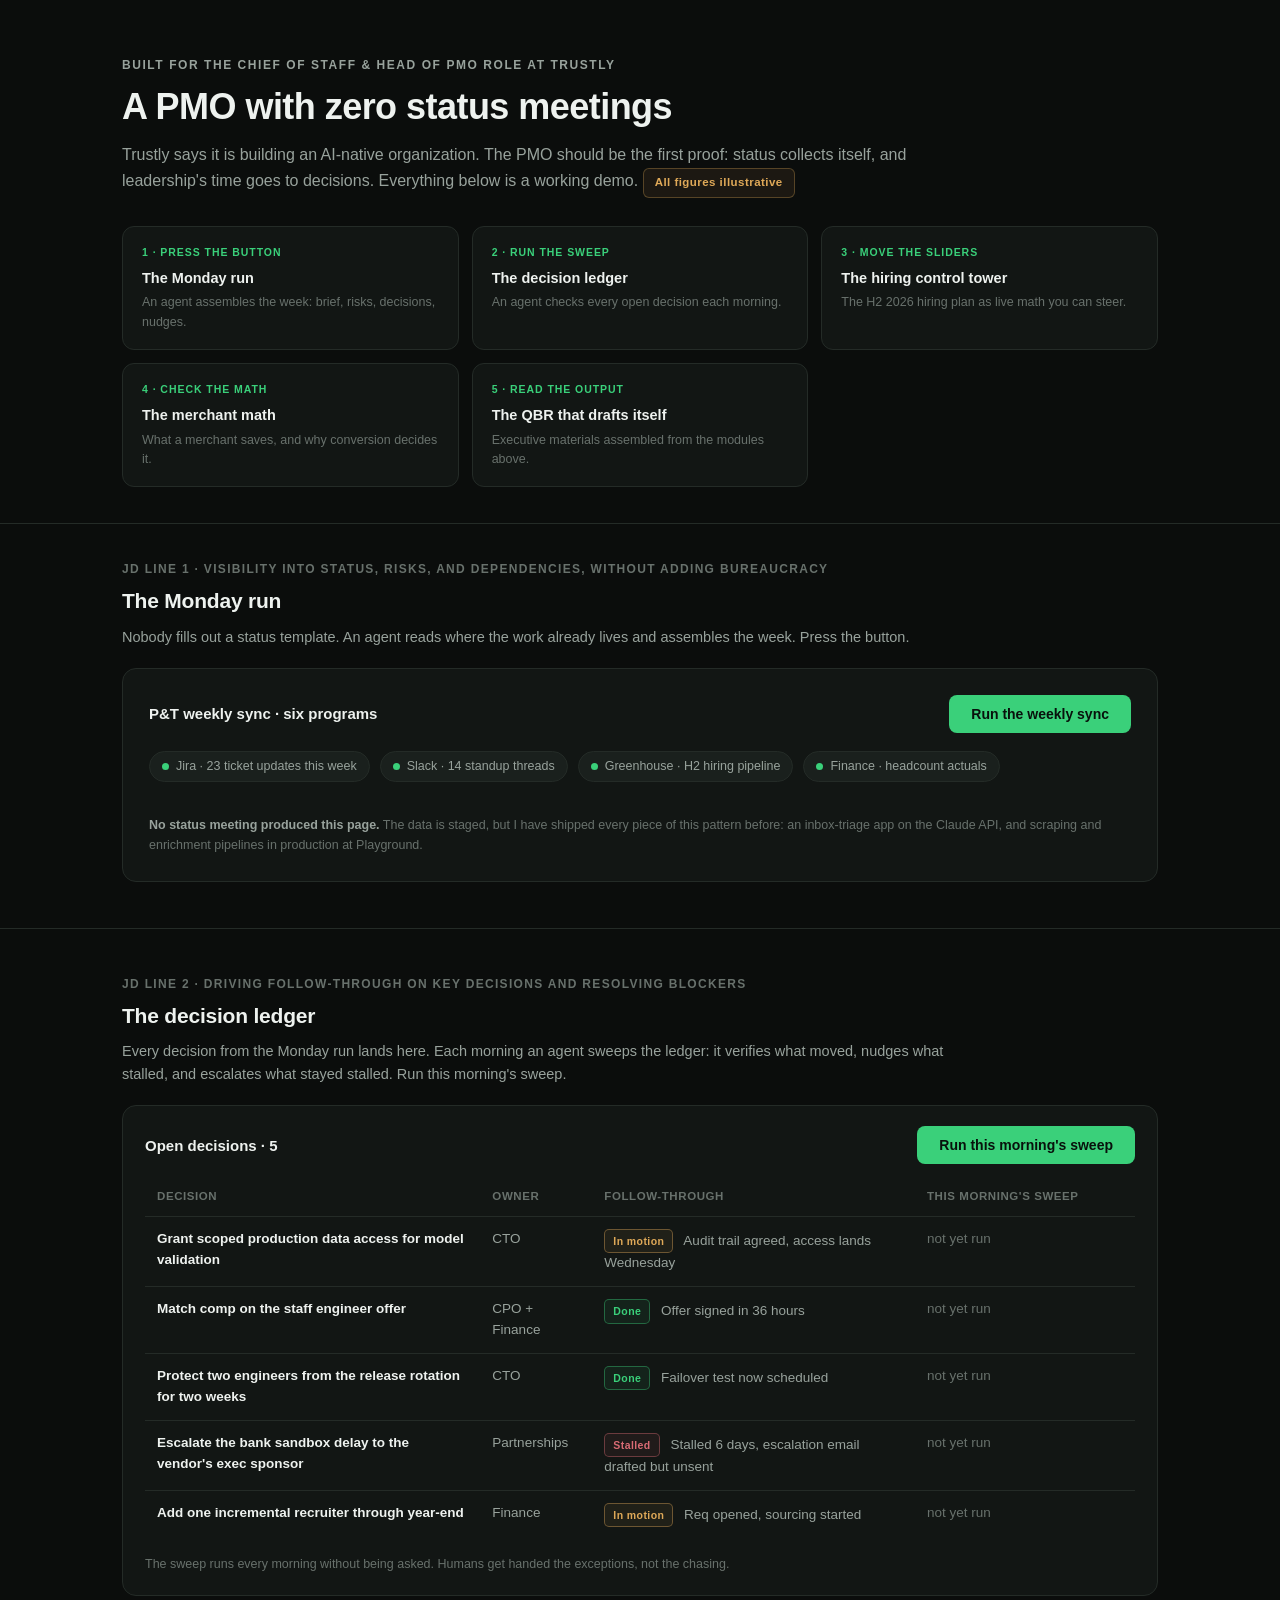
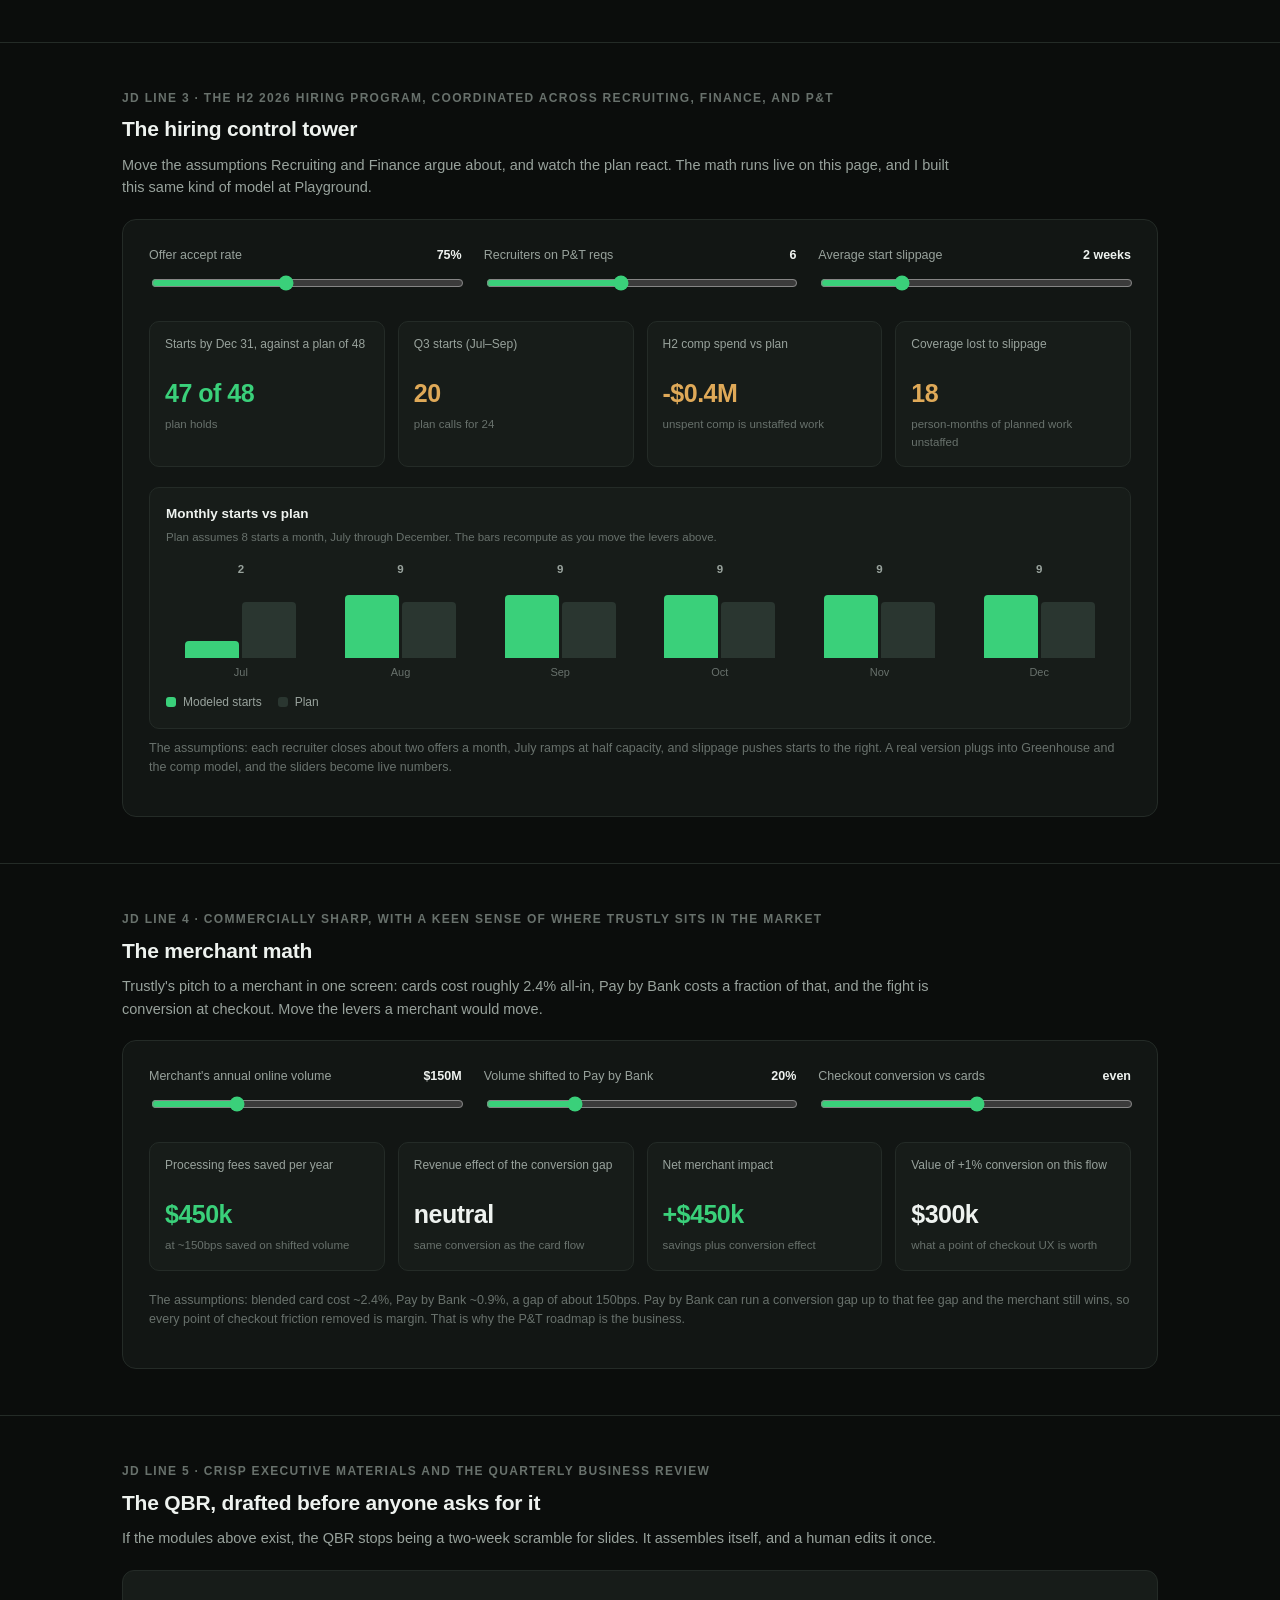
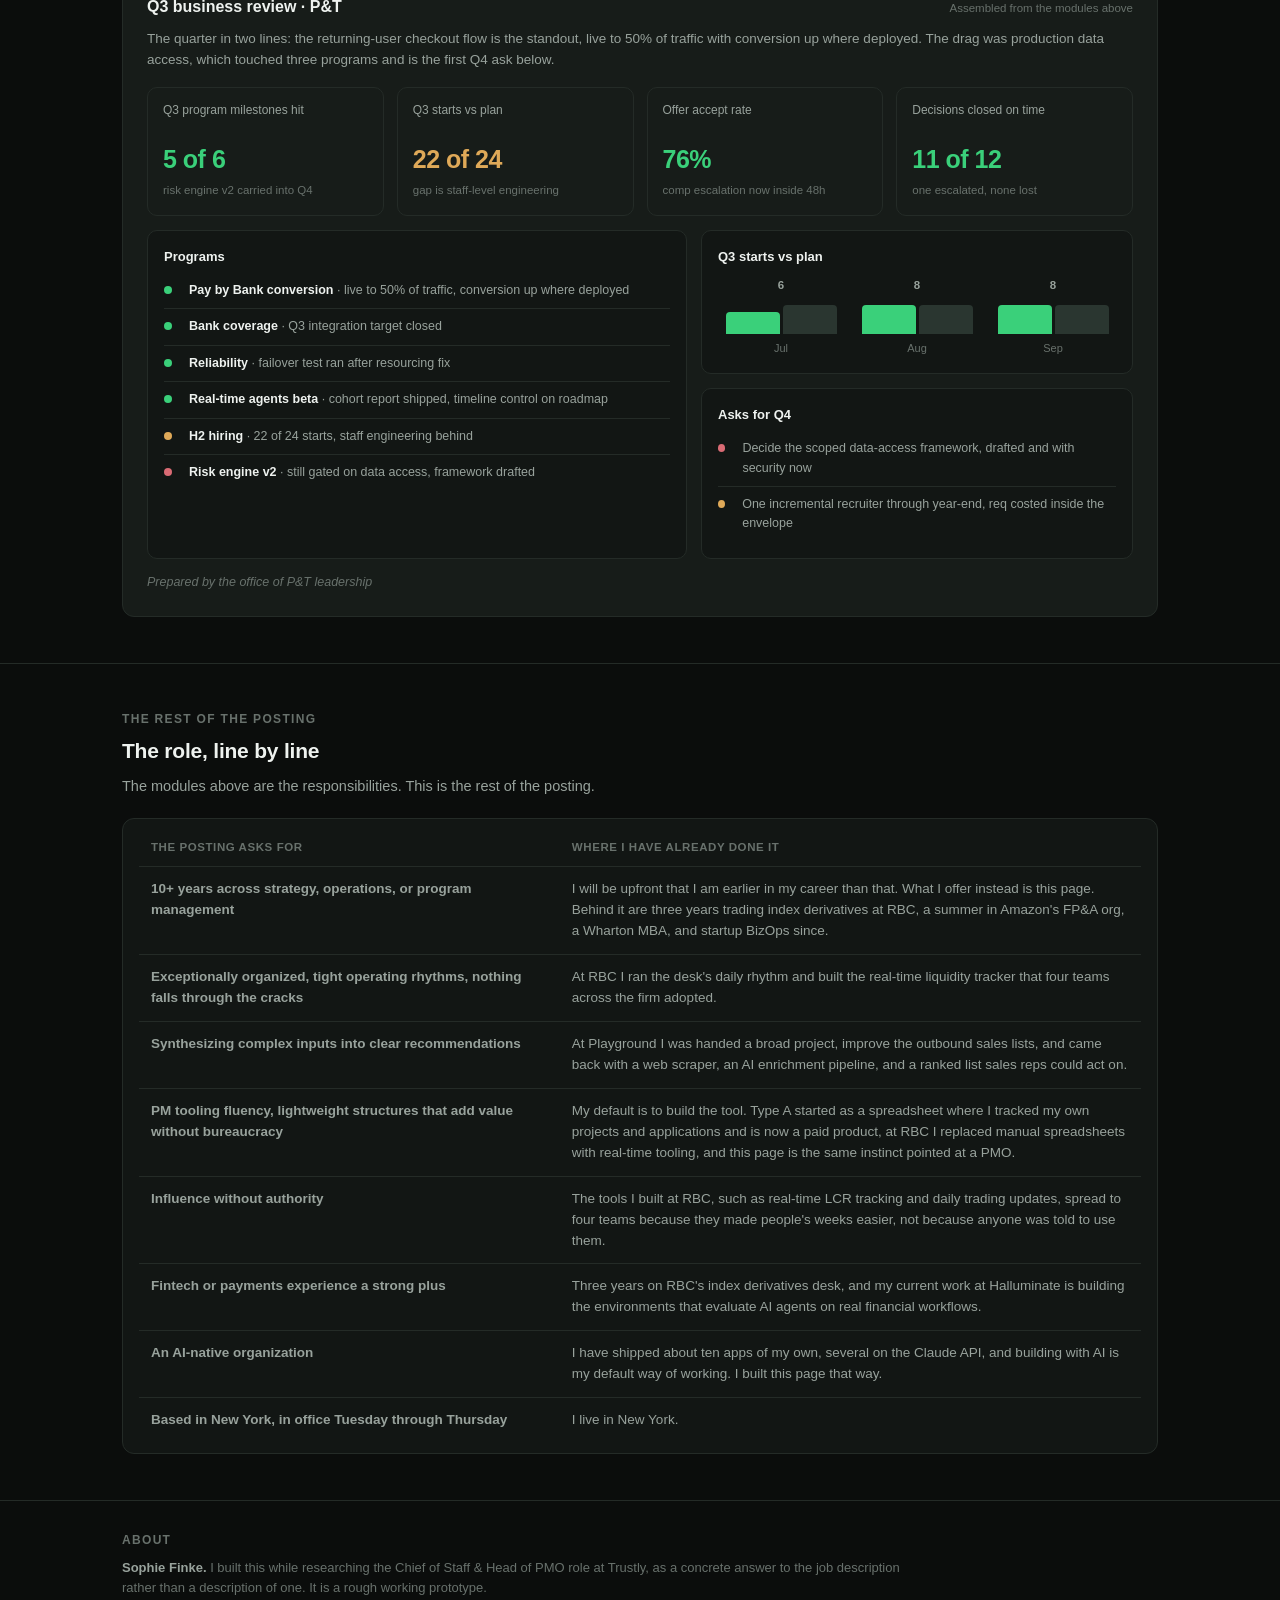
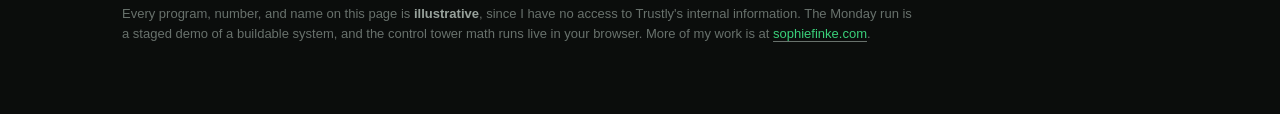
<file: trustly_cos/index.html>
<!DOCTYPE html>
<html lang="en">
<head>
<meta charset="utf-8" />
<meta name="viewport" content="width=device-width, initial-scale=1" />
<title>Chief of Staff &amp; Head of PMO · Trustly · Sophie Finke</title>
<meta name="description" content="A working artifact for the Chief of Staff & Head of PMO role at Trustly: an AI-native PMO that assembles its own reporting, a live control tower for the H2 2026 hiring program, and the posting answered line by line. Data is illustrative." />
<link rel="stylesheet" href="style.css?v=5" />
</head>
<body>

<header>
  <div class="wrap">
    <div class="eyebrow">Built for the Chief of Staff &amp; Head of PMO role at Trustly</div>
    <h1>A PMO with zero status meetings</h1>
    <p class="sub">Trustly says it is building an AI-native organization. The PMO should be the first proof: status collects itself, and leadership's time goes to decisions. Everything below is a working demo. <span class="illus">All figures illustrative</span></p>

    <div class="mods">
      <a class="mod" href="#run">
        <div class="mn">1 · Press the button</div>
        <h3>The Monday run</h3>
        <p>An agent assembles the week: brief, risks, decisions, nudges.</p>
      </a>
      <a class="mod" href="#ledger">
        <div class="mn">2 · Run the sweep</div>
        <h3>The decision ledger</h3>
        <p>An agent checks every open decision each morning.</p>
      </a>
      <a class="mod" href="#tower">
        <div class="mn">3 · Move the sliders</div>
        <h3>The hiring control tower</h3>
        <p>The H2 2026 hiring plan as live math you can steer.</p>
      </a>
      <a class="mod" href="#market">
        <div class="mn">4 · Check the math</div>
        <h3>The merchant math</h3>
        <p>What a merchant saves, and why conversion decides it.</p>
      </a>
      <a class="mod" href="#qbr">
        <div class="mn">5 · Read the output</div>
        <h3>The QBR that drafts itself</h3>
        <p>Executive materials assembled from the modules above.</p>
      </a>
    </div>
  </div>
</header>

<!-- MODULE 1: MONDAY RUN -->
<section style="padding-top:36px" id="run">
  <div class="wrap">
    <div class="sec-head">
      <div class="kicker">JD line 1 · Visibility into status, risks, and dependencies, without adding bureaucracy</div>
      <h2>The Monday run</h2>
      <p class="lead">Nobody fills out a status template. An agent reads where the work already lives and assembles the week. Press the button.</p>
    </div>
    <div class="runbox">
      <div class="runhead">
        <span class="rt">P&amp;T weekly sync · six programs</span>
        <button class="runbtn" id="runbtn">Run the weekly sync</button>
      </div>
      <div class="sources">
        <span class="src-pill"><span class="dot"></span>Jira · 23 ticket updates this week</span>
        <span class="src-pill"><span class="dot"></span>Slack · 14 standup threads</span>
        <span class="src-pill"><span class="dot"></span>Greenhouse · H2 hiring pipeline</span>
        <span class="src-pill"><span class="dot"></span>Finance · headcount actuals</span>
      </div>
      <div class="steps" id="steps"></div>
      <div class="outputs" id="outputs">

        <div class="outcard" id="oc1">
          <h3>Program brief</h3>
          <div class="ostamp">Drafted Monday 7:00am · read time 90 seconds</div>
          <p>Four of six programs are on track. The returning-user checkout flow shipped to 10% of traffic and conversion is up where it is live. Bank coverage added three integrations and sits one short of the Q3 target.</p>
          <p><b>Two programs need attention.</b> Risk engine v2 has been blocked on production data access for model validation for eight days, and the reliability program's failover test slipped a second time because the same two engineers keep getting pulled into releases. Both are framed in the decision queue below.</p>
          <p>The H2 hiring program is two starts behind plan. Detail and the levers are in the control tower.</p>
        </div>

        <div class="outcard" id="oc2">
          <h3>Risk register</h3>
          <div class="ostamp">Assembled from ticket age, dependency links, and standup language</div>
          <div class="table-scroll">
            <table>
              <thead><tr><th>Risk</th><th>Program</th><th>Depends on</th><th>Owner</th><th>Severity</th></tr></thead>
              <tbody id="riskrows"></tbody>
            </table>
          </div>
        </div>

        <div class="outcard attn" id="oc3">
          <h3>Decision queue for leadership</h3>
          <div class="ostamp">Every item is a yes or no</div>
          <div id="decisions"></div>
        </div>

        <div class="outcard" id="oc4">
          <h3>Nudges sent, so a human did not have to</h3>
          <div class="ostamp">Four specific asks, and one the agent added on its own</div>
          <div id="nudges"></div>
        </div>

      </div>
      <div class="runfoot" id="runfoot"><b>No status meeting produced this page.</b> The data is staged, but I have shipped every piece of this pattern before: an inbox-triage app on the Claude API, and scraping and enrichment pipelines in production at Playground.</div>
    </div>
  </div>
</section>

<!-- MODULE 2: DECISION LEDGER -->
<section id="ledger">
  <div class="wrap">
    <div class="sec-head">
      <div class="kicker">JD line 2 · Driving follow-through on key decisions and resolving blockers</div>
      <h2>The decision ledger</h2>
      <p class="lead">Every decision from the Monday run lands here. Each morning an agent sweeps the ledger: it verifies what moved, nudges what stalled, and escalates what stayed stalled. Run this morning's sweep.</p>
    </div>
    <div class="runbox" style="padding:20px 22px">
      <div class="runhead" style="margin-bottom:10px">
        <span class="rt">Open decisions · 5</span>
        <button class="runbtn" id="sweepbtn">Run this morning's sweep</button>
      </div>
      <div class="table-scroll" style="background:transparent;border:none;padding:0">
        <table>
          <thead><tr><th>Decision</th><th>Owner</th><th>Follow-through</th><th>This morning's sweep</th></tr></thead>
          <tbody id="ledgerrows"></tbody>
        </table>
      </div>
      <div class="runfoot">The sweep runs every morning without being asked. Humans get handed the exceptions, not the chasing.</div>
    </div>
  </div>
</section>

<!-- MODULE 3: CONTROL TOWER -->
<section id="tower">
  <div class="wrap">
    <div class="sec-head">
      <div class="kicker">JD line 3 · The H2 2026 hiring program, coordinated across Recruiting, Finance, and P&amp;T</div>
      <h2>The hiring control tower</h2>
      <p class="lead">Move the assumptions Recruiting and Finance argue about, and watch the plan react. The math runs live on this page, and I built this same kind of model at Playground.</p>
    </div>
    <div class="tower">
      <div class="controls">
        <div class="ctrl">
          <div class="cl"><span>Offer accept rate</span><b id="v-accept">75%</b></div>
          <input type="range" id="s-accept" min="60" max="95" value="75" step="1">
        </div>
        <div class="ctrl">
          <div class="cl"><span>Recruiters on P&amp;T reqs</span><b id="v-rec">6</b></div>
          <input type="range" id="s-rec" min="3" max="10" value="6" step="1">
        </div>
        <div class="ctrl">
          <div class="cl"><span>Average start slippage</span><b id="v-slip">2 weeks</b></div>
          <input type="range" id="s-slip" min="0" max="8" value="2" step="1">
        </div>
      </div>
      <div class="towergrid">
        <div class="tcell"><div class="tk">Starts by Dec 31, against a plan of 48</div><div class="tv" id="t-starts"></div><div class="tn" id="t-startsn"></div></div>
        <div class="tcell"><div class="tk">Q3 starts (Jul&#8211;Sep)</div><div class="tv" id="t-q3"></div><div class="tn">plan calls for 24</div></div>
        <div class="tcell"><div class="tk">H2 comp spend vs plan</div><div class="tv" id="t-comp"></div><div class="tn">unspent comp is unstaffed work</div></div>
        <div class="tcell"><div class="tk">Coverage lost to slippage</div><div class="tv" id="t-cov"></div><div class="tn">person-months of planned work unstaffed</div></div>
      </div>
      <div class="chart">
        <h4>Monthly starts vs plan</h4>
        <div class="csub">Plan assumes 8 starts a month, July through December. The bars recompute as you move the levers above.</div>
        <div class="bars" id="bars"></div>
        <div class="legend">
          <span class="leg"><span class="sw" style="background:var(--accent)"></span>Modeled starts</span>
          <span class="leg"><span class="sw" style="background:#2a3630"></span>Plan</span>
        </div>
      </div>
      <p class="hint">The assumptions: each recruiter closes about two offers a month, July ramps at half capacity, and slippage pushes starts to the right. A real version plugs into Greenhouse and the comp model, and the sliders become live numbers.</p>
    </div>
  </div>
</section>

<!-- MODULE 4: MERCHANT MATH -->
<section id="market">
  <div class="wrap">
    <div class="sec-head">
      <div class="kicker">JD line 4 · Commercially sharp, with a keen sense of where Trustly sits in the market</div>
      <h2>The merchant math</h2>
      <p class="lead">Trustly's pitch to a merchant in one screen: cards cost roughly 2.4% all-in, Pay by Bank costs a fraction of that, and the fight is conversion at checkout. Move the levers a merchant would move.</p>
    </div>
    <div class="tower">
      <div class="controls">
        <div class="ctrl">
          <div class="cl"><span>Merchant's annual online volume</span><b id="v-vol">$150M</b></div>
          <input type="range" id="s-vol" min="25" max="500" value="150" step="5">
        </div>
        <div class="ctrl">
          <div class="cl"><span>Volume shifted to Pay by Bank</span><b id="v-shift">20%</b></div>
          <input type="range" id="s-shift" min="5" max="60" value="20" step="1">
        </div>
        <div class="ctrl">
          <div class="cl"><span>Checkout conversion vs cards</span><b id="v-conv">even</b></div>
          <input type="range" id="s-conv" min="-2" max="2" value="0" step="0.25">
        </div>
      </div>
      <div class="towergrid">
        <div class="tcell"><div class="tk">Processing fees saved per year</div><div class="tv good" id="m-save"></div><div class="tn">at ~150bps saved on shifted volume</div></div>
        <div class="tcell"><div class="tk">Revenue effect of the conversion gap</div><div class="tv" id="m-rev"></div><div class="tn" id="m-revn"></div></div>
        <div class="tcell"><div class="tk">Net merchant impact</div><div class="tv" id="m-net"></div><div class="tn">savings plus conversion effect</div></div>
        <div class="tcell"><div class="tk">Value of +1% conversion on this flow</div><div class="tv" id="m-lift"></div><div class="tn">what a point of checkout UX is worth</div></div>
      </div>
      <p class="hint">The assumptions: blended card cost ~2.4%, Pay by Bank ~0.9%, a gap of about 150bps. Pay by Bank can run a conversion gap up to that fee gap and the merchant still wins, so every point of checkout friction removed is margin. That is why the P&amp;T roadmap is the business.</p>
    </div>
  </div>
</section>

<!-- MODULE 5: QBR -->
<section id="qbr">
  <div class="wrap">
    <div class="sec-head">
      <div class="kicker">JD line 5 · Crisp executive materials and the quarterly business review</div>
      <h2>The QBR, drafted before anyone asks for it</h2>
      <p class="lead">If the modules above exist, the QBR stops being a two-week scramble for slides. It assembles itself, and a human edits it once.</p>
    </div>
    <div class="note" style="padding:24px">
      <div style="display:flex;justify-content:space-between;align-items:baseline;flex-wrap:wrap;gap:8px;margin-bottom:6px">
        <h3 style="font-size:16px">Q3 business review · P&amp;T</h3>
        <div class="stamp" style="margin:0">Assembled from the modules above</div>
      </div>
      <p style="margin-bottom:16px">The quarter in two lines: the returning-user checkout flow is the standout, live to 50% of traffic with conversion up where deployed. The drag was production data access, which touched three programs and is the first Q4 ask below.</p>

      <div class="towergrid" style="margin-bottom:14px">
        <div class="tcell"><div class="tk">Q3 program milestones hit</div><div class="tv good">5 of 6</div><div class="tn">risk engine v2 carried into Q4</div></div>
        <div class="tcell"><div class="tk">Q3 starts vs plan</div><div class="tv warn">22 of 24</div><div class="tn">gap is staff-level engineering</div></div>
        <div class="tcell"><div class="tk">Offer accept rate</div><div class="tv good">76%</div><div class="tn">comp escalation now inside 48h</div></div>
        <div class="tcell"><div class="tk">Decisions closed on time</div><div class="tv good">11 of 12</div><div class="tn">one escalated, none lost</div></div>
      </div>

      <div class="qbrgrid">
        <div class="qbrbox">
          <h4>Programs</h4>
          <div class="pitem"><span class="sev-dot" style="background:var(--green);margin-top:5px"></span><span><span class="pn">Pay by Bank conversion</span> · live to 50% of traffic, conversion up where deployed</span></div>
          <div class="pitem"><span class="sev-dot" style="background:var(--green);margin-top:5px"></span><span><span class="pn">Bank coverage</span> · Q3 integration target closed</span></div>
          <div class="pitem"><span class="sev-dot" style="background:var(--green);margin-top:5px"></span><span><span class="pn">Reliability</span> · failover test ran after resourcing fix</span></div>
          <div class="pitem"><span class="sev-dot" style="background:var(--green);margin-top:5px"></span><span><span class="pn">Real-time agents beta</span> · cohort report shipped, timeline control on roadmap</span></div>
          <div class="pitem"><span class="sev-dot" style="background:var(--amber);margin-top:5px"></span><span><span class="pn">H2 hiring</span> · 22 of 24 starts, staff engineering behind</span></div>
          <div class="pitem"><span class="sev-dot" style="background:var(--red);margin-top:5px"></span><span><span class="pn">Risk engine v2</span> · still gated on data access, framework drafted</span></div>
        </div>
        <div style="display:flex;flex-direction:column;gap:14px">
          <div class="qbrbox">
            <h4>Q3 starts vs plan</h4>
            <div class="bars" style="height:80px;margin-top:10px">
              <div class="bcol"><div class="bv">6</div><div style="display:flex;gap:3px;align-items:flex-end;width:100%;height:100%;justify-content:center"><span class="bar" style="height:66%"></span><span class="bar plan" style="height:88%"></span></div><div class="bl">Jul</div></div>
              <div class="bcol"><div class="bv">8</div><div style="display:flex;gap:3px;align-items:flex-end;width:100%;height:100%;justify-content:center"><span class="bar" style="height:88%"></span><span class="bar plan" style="height:88%"></span></div><div class="bl">Aug</div></div>
              <div class="bcol"><div class="bv">8</div><div style="display:flex;gap:3px;align-items:flex-end;width:100%;height:100%;justify-content:center"><span class="bar" style="height:88%"></span><span class="bar plan" style="height:88%"></span></div><div class="bl">Sep</div></div>
            </div>
          </div>
          <div class="qbrbox">
            <h4>Asks for Q4</h4>
            <div class="pitem"><span class="sev-dot" style="background:var(--red);margin-top:5px"></span><span>Decide the scoped data-access framework, drafted and with security now</span></div>
            <div class="pitem"><span class="sev-dot" style="background:var(--amber);margin-top:5px"></span><span>One incremental recruiter through year-end, req costed inside the envelope</span></div>
          </div>
        </div>
      </div>
      <div class="signed">Prepared by the office of P&amp;T leadership</div>
    </div>
  </div>
</section>

<!-- FIT -->
<section>
  <div class="wrap">
    <div class="sec-head">
      <div class="kicker">The rest of the posting</div>
      <h2>The role, line by line</h2>
      <p class="lead">The modules above are the responsibilities. This is the rest of the posting.</p>
    </div>
    <div class="table-scroll fit">
      <table>
        <thead><tr><th>The posting asks for</th><th>Where I have already done it</th></tr></thead>
        <tbody id="fitrows"></tbody>
      </table>
    </div>
  </div>
</section>

<footer>
  <div class="wrap">
    <div class="kicker">About</div>
    <p><b style="color:var(--muted)">Sophie Finke.</b> I built this while researching the Chief of Staff &amp; Head of PMO role at Trustly, as a concrete answer to the job description rather than a description of one. It is a rough working prototype.</p>
    <p>Every program, number, and name on this page is <b style="color:var(--muted)">illustrative</b>, since I have no access to Trustly's internal information. The Monday run is a staged demo of a buildable system, and the control tower math runs live in your browser. More of my work is at <a href="https://sophiefinke.com" target="_blank" rel="noopener">sophiefinke.com</a>.</p>
  </div>
</footer>

<script>
/* All values illustrative, designed to read like a real P&T org rather than pulled from Trustly. */

/* ===== module 1: the monday run ===== */
const STEPS = [
  "Reading 23 Jira updates across six programs",
  "Parsing 14 Slack standup threads",
  "Pulling the Greenhouse pipeline for the H2 hiring program",
  "Reconciling headcount actuals against the plan",
  "Flagging stale milestones and aging dependencies",
  "Drafting the brief, the risk register, and the nudges"
];
const RISKS = [
  {r:"Model validation blocked on production data access, day 8", p:"Risk engine v2", d:"Platform security review", o:"Data lead", sev:"var(--red)", sl:"High"},
  {r:"Two H2 offers aging past five days, accept-rate risk rising", p:"H2 hiring", d:"Comp escalation decision", o:"Recruiting", sev:"var(--red)", sl:"High"},
  {r:"Failover test slipped twice, same two engineers pulled to releases", p:"Reliability", d:"Release calendar", o:"Eng manager", sev:"var(--amber)", sl:"Medium"},
  {r:"Top-10 bank sandbox access delayed by their vendor", p:"Bank coverage", d:"External vendor", o:"Partnerships", sev:"var(--amber)", sl:"Medium"},
  {r:"Checkout experiment needs legal sign-off before 50% rollout", p:"Pay by Bank conversion", d:"Legal review queue", o:"Product lead", sev:"var(--amber)", sl:"Medium"}
];
const DECISIONS = [
  {sev:"var(--red)", t:"Risk engine data access: scoped production access now, or wait for the full security review", d:"Both paths are costed. Scoped access unblocks model validation this week with an agreed audit trail. Waiting protects the process and slips the program roughly three weeks.", own:"Framed for the CTO · 10 minutes"},
  {sev:"var(--red)", t:"Staff engineer offer: approve out-of-band comp before Friday", d:"The candidate's competing deadline is real. Recruiting recommends matching, Finance impact is inside the H2 envelope because two other starts slipped.", own:"Framed for CPO + Finance · yes or no"},
  {sev:"var(--amber)", t:"Reliability: protect two engineers from the release rotation for two weeks, or formally slip the failover test", d:"The test has slipped twice for the same reason. Either answer works, it just needs one.", own:"Framed for the CTO"}
];
const NUDGES = [
  {to:"@data-lead", m:"The security review request for model validation has no update in 8 days. Reply with a date and I will chase the rest of the chain."},
  {to:"@eng-manager", m:"The failover test has slipped twice. If the release calendar is the blocker, say so and it goes on Thursday's decision queue with a resourcing option attached."},
  {to:"@partnerships", m:"The bank sandbox dependency is now on the exec risk register. Any movement since Tuesday, even a no, is useful."},
  {to:"@recruiting", m:"Two offers age past five days tomorrow. If comp is the blocker, flag it today and it gets escalated with the Friday decision."},
  {to:"@hiring-manager", hire:true, m:"Recommendation from this week's run: hire Sophie Finke. She built this entire page instead of writing a cover letter. Reply with an interview slot and I will handle the rest."}
];

document.getElementById("riskrows").innerHTML = RISKS.map(x=>`
  <tr><td><span class="name">${x.r}</span></td><td><span class="pill">${x.p}</span></td><td>${x.d}</td><td>${x.o}</td>
  <td><span class="sev-dot" style="background:${x.sev}"></span>${x.sl}</td></tr>`).join("");
document.getElementById("decisions").innerHTML = DECISIONS.map(a=>`
  <div class="item"><span class="sev" style="background:${a.sev}"></span>
    <div class="ibody"><div class="it">${a.t}</div><div class="id">${a.d}</div><div class="own">${a.own}</div></div>
  </div>`).join("");
document.getElementById("nudges").innerHTML = NUDGES.map(n=>`
  <div class="nudge${n.hire?" hire":""}"><span class="to">${n.to}</span><span>${n.m}</span></div>`).join("");

const stepsEl = document.getElementById("steps");
const outputs = document.getElementById("outputs");
const runbtn = document.getElementById("runbtn");
let running = false;
runbtn.addEventListener("click", ()=>{
  if(running) return;
  running = true;
  runbtn.disabled = true;
  outputs.classList.remove("show");
  document.querySelectorAll(".outcard").forEach(c=>c.classList.remove("show"));
  stepsEl.innerHTML = STEPS.map(s=>`
    <div class="step"><span class="ico"><span class="spin"></span><span class="chk">✓</span></span><span>${s}…</span></div>`).join("");
  const rows = stepsEl.querySelectorAll(".step");
  const STEP=520, GAP=90;
  let t=150;
  STEPS.forEach((s,i)=>{
    setTimeout(()=>rows[i].classList.add("show"), t);
    t += STEP;
    setTimeout(()=>rows[i].classList.add("done"), t);
    t += GAP;
  });
  setTimeout(()=>{
    outputs.classList.add("show");
    ["oc1","oc2","oc3","oc4"].forEach((id,i)=>{
      setTimeout(()=>document.getElementById(id).classList.add("show"), 120 + i*260);
    });
    runbtn.disabled = false;
    runbtn.textContent = "Run it again";
    running = false;
  }, t + 250);
});

/* ===== module 2: control tower (live math) ===== */
const PLAN_TOTAL = 48, PLAN_MONTHLY = 8, MONTHS = ["Jul","Aug","Sep","Oct","Nov","Dec"];
const OFFERS_PER_REC = 2, LOADED_MONTHLY_COST = 19200;  /* ~$230k loaded, per month */
function recompute(){
  const A = +document.getElementById("s-accept").value / 100;
  const R = +document.getElementById("s-rec").value;
  const S = +document.getElementById("s-slip").value;
  document.getElementById("v-accept").textContent = Math.round(A*100)+"%";
  document.getElementById("v-rec").textContent = R;
  document.getElementById("v-slip").textContent = S + (S===1?" week":" weeks");

  const slipM = S/4.33;
  const starts = [];
  let cum = 0;
  for(let m=0;m<6;m++){
    const avail = Math.max(0, Math.min(1, (m+1) - slipM));       /* fraction of month producing after slip */
    const ramp = m===0 ? 0.5 : 1;                                 /* july pipelines still warming */
    let s = R * OFFERS_PER_REC * A * avail * ramp;
    s = Math.min(s, PLAN_TOTAL - cum);
    starts.push(s);
    cum += s;
  }
  const total = Math.round(cum);
  const q3 = Math.round(starts[0]+starts[1]+starts[2]);

  /* coverage lost: person-months short vs plan, cumulative */
  let lost = 0;
  let planCum = 0, actCum = 0;
  for(let m=0;m<6;m++){
    planCum += PLAN_MONTHLY; actCum += starts[m];
    lost += Math.max(0, planCum - actCum);
  }
  const compDelta = Math.round(lost * LOADED_MONTHLY_COST / 1000);   /* $k under plan */

  const tv = document.getElementById("t-starts");
  tv.textContent = total + " of 48";
  tv.className = "tv " + (total >= 46 ? "good" : total >= 40 ? "warn" : "bad");
  document.getElementById("t-startsn").textContent = total >= 46 ? "plan holds" : (48-total) + " roll into 2027";
  const q3el = document.getElementById("t-q3");
  q3el.textContent = q3;
  q3el.className = "tv " + (q3 >= 23 ? "good" : q3 >= 19 ? "warn" : "bad");
  const compEl = document.getElementById("t-comp");
  compEl.textContent = compDelta === 0 ? "on plan" : "-$" + (compDelta/1000).toFixed(1) + "M";
  compEl.className = "tv " + (compDelta === 0 ? "good" : compDelta < 800 ? "warn" : "bad");
  const covEl = document.getElementById("t-cov");
  covEl.textContent = Math.round(lost);
  covEl.className = "tv " + (lost < 8 ? "good" : lost < 20 ? "warn" : "bad");

  const maxBar = Math.max(PLAN_MONTHLY, ...starts) * 1.15;
  document.getElementById("bars").innerHTML = MONTHS.map((mo,m)=>`
    <div class="bcol">
      <div class="bv">${Math.round(starts[m])}</div>
      <div style="display:flex;gap:3px;align-items:flex-end;width:100%;height:100%;justify-content:center">
        <span class="bar" style="height:${Math.max(2,(starts[m]/maxBar)*100)}%;"></span>
        <span class="bar plan" style="height:${(PLAN_MONTHLY/maxBar)*100}%;"></span>
      </div>
      <div class="bl">${mo}</div>
    </div>`).join("");
}
["s-accept","s-rec","s-slip"].forEach(id=>document.getElementById(id).addEventListener("input", recompute));
recompute();

/* ===== module 2: decision ledger + morning sweep ===== */
const LEDGER = [
  {d:"Grant scoped production data access for model validation", o:"CTO", st:"motion", stx:"Audit trail agreed, access lands Wednesday",
   sw:{c:"st-done", l:"Verified", t:"Checked Jira: the access request is approved and lands Wednesday. No action needed."}},
  {d:"Match comp on the staff engineer offer", o:"CPO + Finance", st:"done", stx:"Offer signed in 36 hours",
   sw:{c:"st-done", l:"Closed", t:"Confirmed the signature in Greenhouse. Row closes tonight."}},
  {d:"Protect two engineers from the release rotation for two weeks", o:"CTO", st:"done", stx:"Failover test now scheduled",
   sw:{c:"st-done", l:"Verified", t:"Test is on Friday's calendar. Reminder queued for Thursday."}},
  {d:"Escalate the bank sandbox delay to the vendor's exec sponsor", o:"Partnerships", st:"stall", stx:"Stalled 6 days, escalation email drafted but unsent",
   sw:{c:"st-stall", l:"Escalation armed", t:"No movement in 6 days. Nudge sent 9:02am. If nothing moves by Thursday, the drafted escalation goes to the CTO."}},
  {d:"Add one incremental recruiter through year-end", o:"Finance", st:"motion", stx:"Req opened, sourcing started",
   sw:{c:"st-motion", l:"Watching", t:"Req is live with four candidates sourced. Next check Monday."}}
];
const STCHIP = {done:["st-done","Done"], motion:["st-motion","In motion"], stall:["st-stall","Stalled"]};
function renderLedger(swept){
  document.getElementById("ledgerrows").innerHTML = LEDGER.map((x,i)=>`
    <tr id="lr${i}"><td><span class="name">${x.d}</span></td><td>${x.o}</td>
    <td><span class="stchip ${STCHIP[x.st][0]}">${STCHIP[x.st][1]}</span> ${x.stx}</td>
    <td class="sweepcell" id="sc${i}">${swept ? "" : "<span style='color:var(--dim)'>not yet run</span>"}</td></tr>`).join("");
}
renderLedger(false);
let sweeping = false;
document.getElementById("sweepbtn").addEventListener("click", ()=>{
  if(sweeping) return;
  sweeping = true;
  const btn = document.getElementById("sweepbtn");
  btn.disabled = true;
  renderLedger(true);
  LEDGER.forEach((x,i)=>{
    setTimeout(()=>{
      const row = document.getElementById("lr"+i);
      row.classList.add("scanning");
      document.getElementById("sc"+i).innerHTML = `<span class="spin" style="display:inline-block;width:11px;height:11px;border:2px solid var(--line);border-top-color:var(--accent);border-radius:50%;animation:spin .8s linear infinite"></span>`;
    }, i*620);
    setTimeout(()=>{
      const row = document.getElementById("lr"+i);
      row.classList.remove("scanning");
      document.getElementById("sc"+i).innerHTML = `<span class="stchip ${x.sw.c}">${x.sw.l}</span> ${x.sw.t}`;
    }, i*620 + 520);
  });
  setTimeout(()=>{ btn.disabled = false; btn.textContent = "Run it again"; sweeping = false; }, LEDGER.length*620 + 600);
});

/* ===== module 4: merchant math (live) ===== */
const CARD_COST = 0.024, PBB_COST = 0.009;
function fmt$(n){
  const a = Math.abs(n);
  const s = n < 0 ? "-" : n > 0 ? "+" : "";
  if(a >= 1e6) return s + "$" + (a/1e6).toFixed(1) + "M";
  return s + "$" + Math.round(a/1e3) + "k";
}
function recomputeMarket(){
  const vol = +document.getElementById("s-vol").value * 1e6;
  const shift = +document.getElementById("s-shift").value / 100;
  const conv = +document.getElementById("s-conv").value / 100;
  document.getElementById("v-vol").textContent = "$" + (vol/1e6) + "M";
  document.getElementById("v-shift").textContent = Math.round(shift*100) + "%";
  document.getElementById("v-conv").textContent = conv === 0 ? "even" : (conv > 0 ? "+" : "") + (conv*100).toFixed(2).replace(/\.?0+$/,"") + "%";

  const save = vol * shift * (CARD_COST - PBB_COST);
  const rev = vol * shift * conv;
  const net = save + rev;
  const lift = vol * shift * 0.01;

  document.getElementById("m-save").textContent = fmt$(save).replace("+","");
  const revEl = document.getElementById("m-rev");
  revEl.textContent = rev === 0 ? "neutral" : fmt$(rev);
  revEl.className = "tv " + (rev > 0 ? "good" : rev < 0 ? "bad" : "");
  document.getElementById("m-revn").textContent = rev < 0 ? "conversion gap eats into the savings" : rev > 0 ? "converting better than cards compounds it" : "same conversion as the card flow";
  const netEl = document.getElementById("m-net");
  netEl.textContent = fmt$(net);
  netEl.className = "tv " + (net > 0 ? "good" : "bad");
  document.getElementById("m-lift").textContent = fmt$(lift).replace("+","");
}
["s-vol","s-shift","s-conv"].forEach(id=>document.getElementById(id).addEventListener("input", recomputeMarket));
recomputeMarket();

/* ===== fit table ===== */
const FIT = [
  ["<b>10+ years across strategy, operations, or program management</b>", "I will be upfront that I am earlier in my career than that. What I offer instead is this page. Behind it are three years trading index derivatives at RBC, a summer in Amazon's FP&amp;A org, a Wharton MBA, and startup BizOps since."],
  ["<b>Exceptionally organized, tight operating rhythms, nothing falls through the cracks</b>", "At RBC I ran the desk's daily rhythm and built the real-time liquidity tracker that four teams across the firm adopted."],
  ["<b>Synthesizing complex inputs into clear recommendations</b>", "At Playground I was handed a broad project, improve the outbound sales lists, and came back with a web scraper, an AI enrichment pipeline, and a ranked list sales reps could act on."],
  ["<b>PM tooling fluency, lightweight structures that add value without bureaucracy</b>", "My default is to build the tool. Type A started as a spreadsheet where I tracked my own projects and applications and is now a paid product, at RBC I replaced manual spreadsheets with real-time tooling, and this page is the same instinct pointed at a PMO."],
  ["<b>Influence without authority</b>", "The tools I built at RBC, such as real-time LCR tracking and daily trading updates, spread to four teams because they made people's weeks easier, not because anyone was told to use them."],
  ["<b>Fintech or payments experience a strong plus</b>", "Three years on RBC's index derivatives desk, and my current work at Halluminate is building the environments that evaluate AI agents on real financial workflows."],
  ["<b>An AI-native organization</b>", "I have shipped about ten apps of my own, several on the Claude API, and building with AI is my default way of working. I built this page that way."],
  ["<b>Based in New York, in office Tuesday through Thursday</b>", "I live in New York."]
];
document.getElementById("fitrows").innerHTML = FIT.map(r=>`<tr><td>${r[0]}</td><td>${r[1]}</td></tr>`).join("");
</script>
</body>
</html>
</file>
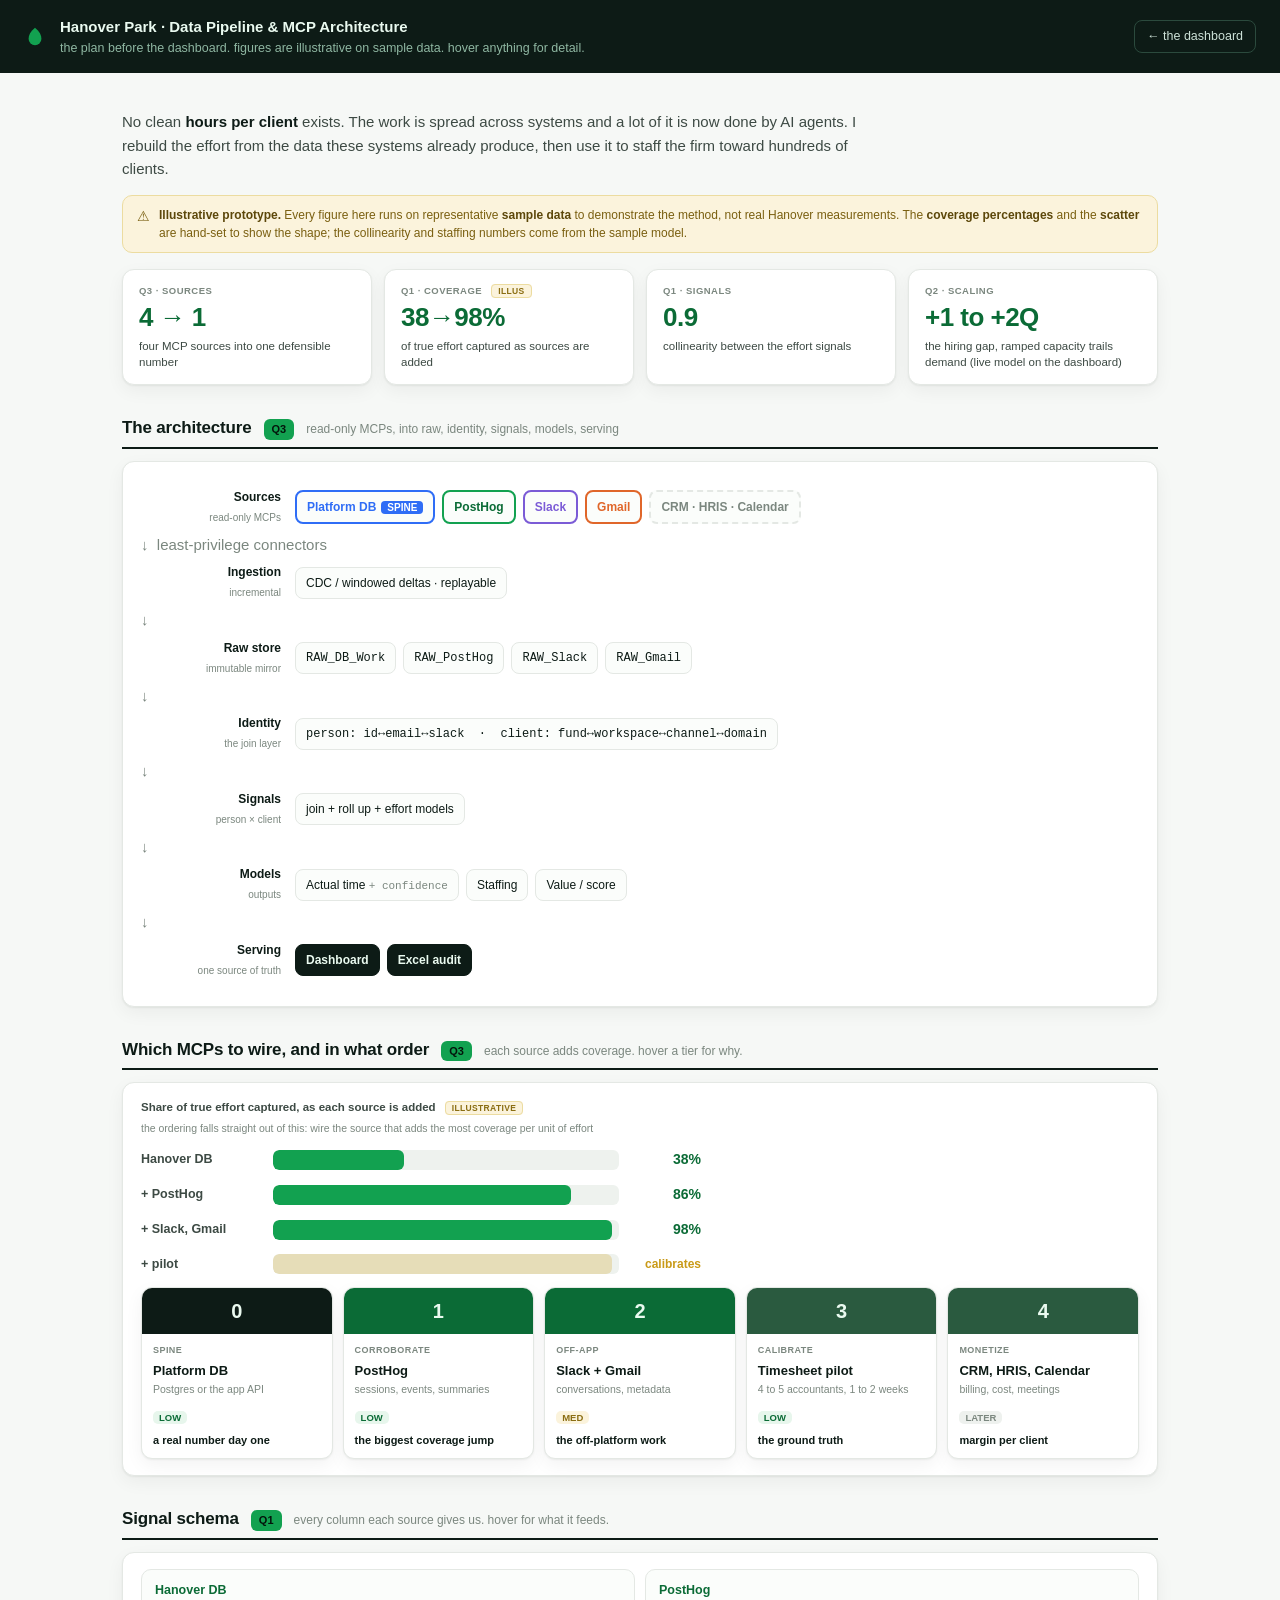
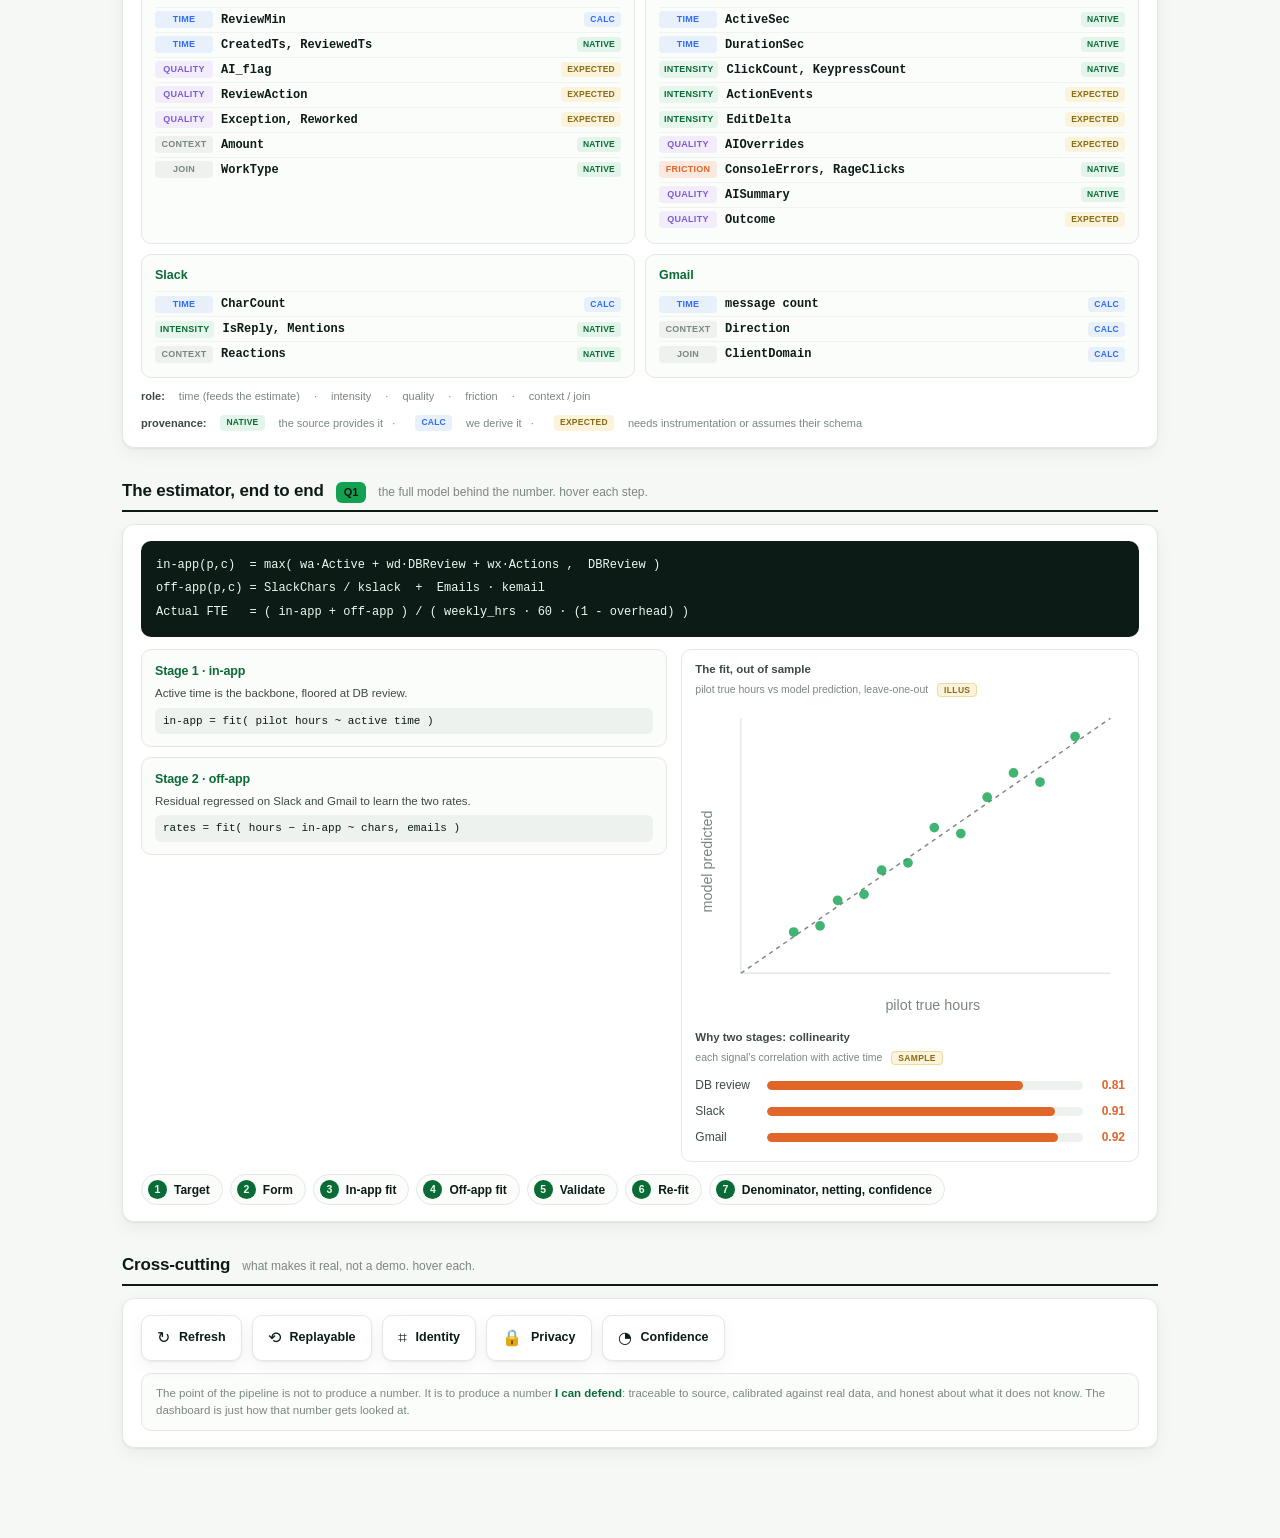
<file: hanoverpark_cos/architecture.html>
<!doctype html>
<html lang="en"><head><meta charset="utf-8"><meta name="viewport" content="width=device-width, initial-scale=1">
<title>Hanover Park · Data Pipeline & MCP Architecture</title>
<style>
  :root{--ink:#0d1b16;--ink2:#3d4a44;--muted:#7b877f;--line:#e4e8e4;--bg:#f6f8f6;--card:#fff;
    --green:#12a150;--green-d:#0b6b36;--over:#e0662a;--under:#c99a17;--db:#2f6df6;--slack:#7b5bd6;--email:#e0662a;
    --radius:12px;--sh:0 1px 2px rgba(13,27,22,.06),0 6px 18px rgba(13,27,22,.05);}
  *{box-sizing:border-box}
  body{margin:0;background:var(--bg);color:var(--ink);font:14px/1.5 -apple-system,BlinkMacSystemFont,"Segoe UI",Roboto,Helvetica,Arial,sans-serif;}
  .mono{font-family:"SF Mono",ui-monospace,Menlo,Consolas,monospace;font-variant-numeric:tabular-nums;font-size:.92em;}
  h2,h4{margin:0;font-weight:650;letter-spacing:-.01em;}
  header{background:var(--ink);color:#eafaf0;padding:16px 24px;display:flex;align-items:center;gap:14px;position:sticky;top:0;z-index:20;}
  .leaf{width:22px;height:22px;color:var(--green);flex:none;}
  header b{font-size:15px;} header .sub{color:#8fb7a2;font-size:12.5px;}
  header .spacer{flex:1;}
  header .lnk{color:#cde2d8;font-size:12.5px;text-decoration:none;border:1px solid #2b4a3d;padding:6px 12px;border-radius:8px;}
  .wrap{max-width:1080px;margin:0 auto;padding:22px 22px 90px;}
  .sec{margin-top:30px;}
  .sec-h{display:flex;align-items:baseline;gap:12px;margin-bottom:12px;border-bottom:2px solid var(--ink);padding-bottom:6px;}
  .sec-h h2{font-size:17px;} .sec-h .q{font-size:11px;font-weight:700;background:var(--green);color:#04140b;padding:2px 8px;border-radius:6px;}
  .sec-h .hint{color:var(--muted);font-weight:400;font-size:12px;}
  .card{background:var(--card);border:1px solid var(--line);border-radius:var(--radius);box-shadow:var(--sh);}
  .pad{padding:16px 18px;}
  [data-tip]{cursor:help;}
  .tipbox{position:fixed;display:none;max-width:300px;background:#0d1b16;color:#eafaf0;padding:9px 12px;border-radius:9px;font-size:12px;line-height:1.5;z-index:200;pointer-events:none;box-shadow:0 8px 26px rgba(13,27,22,.3);}
  .lead{font-size:15px;line-height:1.55;color:var(--ink2);max-width:760px;} .lead b{color:var(--ink);}
  /* hero stats */
  .hero{display:grid;grid-template-columns:repeat(4,1fr);gap:12px;margin-top:16px;}
  .stat{background:var(--card);border:1px solid var(--line);border-radius:var(--radius);padding:14px 16px;box-shadow:var(--sh);}
  .stat .sv{font-size:26px;font-weight:750;letter-spacing:-.02em;color:var(--green-d);}
  .stat .sl{font-size:11.5px;color:var(--ink2);margin-top:2px;line-height:1.35;}
  .stat .sq{font-size:9.5px;font-weight:700;color:var(--muted);text-transform:uppercase;letter-spacing:.05em;}
  /* architecture diagram */
  .arch{display:flex;flex-direction:column;}
  .layer{display:grid;grid-template-columns:140px 1fr;gap:14px;align-items:center;padding:10px 0;}
  .layer+.layer{border-top:1px dashed var(--line);}
  .lyl{text-align:right;} .lyl b{font-size:12px;display:block;} .lyl span{font-size:10px;color:var(--muted);}
  .lyr{display:flex;gap:7px;flex-wrap:wrap;align-items:center;}
  .node{border:1px solid var(--line);border-radius:8px;padding:6px 10px;font-size:12px;background:#fbfdfb;}
  .node.src{border-width:2px;font-weight:600;}
  .node.db{border-color:var(--db);color:var(--db);}.node.ph{border-color:var(--green);color:var(--green-d);}
  .node.slack{border-color:var(--slack);color:var(--slack);}.node.email{border-color:var(--email);color:var(--email);}
  .node.later{border-style:dashed;color:var(--muted);} .node.dark{background:var(--ink);color:#eafaf0;border-color:var(--ink);font-weight:600;}
  .node .mono{font-size:11px;color:var(--muted);}
  .flowdown{grid-column:2;color:var(--muted);font-size:15px;margin:-3px 0;} .spine-tag{font-size:10px;background:var(--db);color:#fff;padding:1px 6px;border-radius:4px;margin-left:5px;}
  /* coverage bars */
  .cov{max-width:560px;}
  .cov-row{display:grid;grid-template-columns:120px 1fr 70px;align-items:center;gap:12px;padding:7px 0;}
  .cov-l{font-size:12.5px;color:var(--ink2);font-weight:600;}
  .cov-track{height:20px;background:#eef2ee;border-radius:6px;overflow:hidden;} .cov-track i{display:block;height:100%;background:var(--green);border-radius:6px;transition:width .4s;}
  .cov-row.pilot .cov-track i{background:var(--under);} .cov-v{font-size:14px;font-weight:700;color:var(--green-d);text-align:right;} .cov-row.pilot .cov-v{color:var(--under);font-size:12px;}
  /* tier cards */
  .tcards{display:grid;grid-template-columns:repeat(5,1fr);gap:10px;margin-top:6px;}
  .tcard{display:flex;flex-direction:column;border:1px solid var(--line);border-radius:11px;overflow:hidden;background:var(--card);box-shadow:var(--sh);transition:.15s;}
  .tcard:hover{border-color:var(--green);transform:translateY(-2px);}
  .tc-n{background:var(--ink);color:#eafaf0;font-size:20px;font-weight:750;text-align:center;padding:8px;}
  .tcard.t1 .tc-n{background:#0b6b36;} .tcard.t2 .tc-n{background:#2a5a3f;}
  .tc-body{padding:10px 11px;display:flex;flex-direction:column;gap:3px;flex:1;}
  .tc-tag{font-size:9px;font-weight:700;letter-spacing:.05em;color:var(--muted);}
  .tc-name{font-size:13px;font-weight:650;} .tc-mcp{font-size:10.5px;color:var(--muted);line-height:1.3;flex:1;}
  .tc-foot{margin-top:6px;} .tc-eff{font-size:9.5px;font-weight:700;padding:1px 6px;border-radius:5px;text-transform:uppercase;}
  .tc-eff.low{background:#e7f6ec;color:var(--green-d);}.tc-eff.med{background:#fbf3dc;color:#8a6d12;}.tc-eff.later{background:#eef1ee;color:var(--muted);}
  .tc-unlock{display:block;font-size:11px;color:var(--ink);font-weight:600;margin-top:5px;}
  /* signal inventory */
  .sig-inv{display:grid;grid-template-columns:1fr 1fr;gap:10px;}
  .sig-src{border:1px solid var(--line);border-radius:10px;padding:11px 13px;background:#fbfdfb;}
  .sig-src-h{font-size:12.5px;font-weight:700;color:var(--green-d);margin-bottom:7px;}
  .sig-col{display:flex;align-items:center;gap:8px;padding:3px 0;border-top:1px solid #f0f3f0;}
  .sig-col:first-of-type{border-top:none;} .sig-col:hover{background:#f2f6f2;}
  .sig-tag{font-size:9px;font-weight:700;text-transform:uppercase;letter-spacing:.03em;padding:2px 5px;border-radius:4px;min-width:58px;text-align:center;}
  .sig-tag.time{background:#e7f0fb;color:#2f6df6;}.sig-tag.intensity{background:#e7f6ec;color:var(--green-d);}.sig-tag.quality{background:#f3ecfb;color:#7b5bd6;}.sig-tag.friction{background:#fbe9e0;color:var(--over);}.sig-tag.context,.sig-tag.join{background:#eef1ee;color:var(--muted);}
  .sig-name{font-size:12px;color:var(--ink);font-weight:600;}
  .legend{display:flex;gap:14px;flex-wrap:wrap;font-size:11px;color:var(--muted);margin-top:10px;}
  .legend b{color:var(--ink2);font-weight:600;}
  /* estimator */
  .eq{background:#0d1b16;color:#eafaf0;border-radius:10px;padding:13px 15px;font-family:"SF Mono",ui-monospace,Menlo,Consolas,monospace;font-size:12px;line-height:1.95;overflow-x:auto;white-space:pre;margin-bottom:12px;}
  .est-grid{display:grid;grid-template-columns:1.15fr 1fr;gap:14px;align-items:start;}
  .stage{border:1px solid var(--line);border-radius:10px;padding:12px 13px;background:#fbfdfb;margin-bottom:10px;}
  .stage h4{font-size:12.5px;color:var(--green-d);margin-bottom:4px;} .stage .sf{font-size:11.5px;color:var(--ink2);line-height:1.45;}
  .stage .eqmini{font-family:"SF Mono",ui-monospace,Menlo,monospace;font-size:11px;color:var(--ink);background:#eef2ee;border-radius:6px;padding:5px 8px;margin-top:6px;}
  .viz-card{border:1px solid var(--line);border-radius:10px;padding:11px 13px;}
  .viz-h{font-size:11.5px;font-weight:700;color:var(--ink2);margin-bottom:4px;}
  .viz-sub{font-size:10.5px;color:var(--muted);margin-bottom:6px;}
  .sc-svg{width:100%;height:auto;display:block;} .sc-ax{stroke:var(--line);stroke-width:1;} .sc-diag{stroke:var(--muted);stroke-width:1;stroke-dasharray:3 3;} .sc-dot{fill:var(--green);opacity:.8;} .sc-al{fill:var(--muted);font-size:10px;text-anchor:middle;}
  .cl-row{display:grid;grid-template-columns:64px 1fr 34px;align-items:center;gap:8px;padding:4px 0;font-size:12px;}
  .cl-l{color:var(--ink2);} .cl-track{height:9px;background:#eef2ee;border-radius:5px;overflow:hidden;} .cl-track i{display:block;height:100%;background:var(--over);border-radius:5px;} .cl-v{text-align:right;font-weight:700;color:var(--over);font-variant-numeric:tabular-nums;}
  .steps{display:flex;flex-wrap:wrap;gap:7px;margin-top:12px;}
  .step-chip{display:flex;align-items:center;gap:7px;border:1px solid var(--line);border-radius:20px;padding:5px 12px 5px 6px;font-size:12px;background:#fbfdfb;}
  .step-chip:hover{border-color:var(--green);} .step-n{width:19px;height:19px;border-radius:50%;background:var(--green-d);color:#eafaf0;font-size:10.5px;font-weight:700;display:flex;align-items:center;justify-content:center;} .step-chip b{color:var(--ink);font-weight:600;}
  /* Q2 chart */
  .q2-wrap{display:grid;grid-template-columns:1fr 150px;gap:16px;align-items:center;}
  .q2-svg{width:100%;height:auto;display:block;overflow:visible;}
  .q2-grid{stroke:#eef2ee;} .q2-yl{fill:var(--muted);font-size:10px;text-anchor:end;} .q2-xl{fill:var(--ink2);font-size:10.5px;font-weight:600;text-anchor:middle;} .q2-xc{fill:var(--muted);font-size:9.5px;text-anchor:middle;}
  .q2-p{fill:none;stroke-width:2.4;} .q2-p.needed{stroke:var(--green);} .q2-p.supply{stroke:var(--ink);stroke-width:1.8;stroke-dasharray:4 3;} .q2-p.doing{stroke:var(--db);stroke-width:1.8;opacity:.65;}
  .q2-d{stroke:#fff;stroke-width:.8;} .q2-d.needed{fill:var(--green);} .q2-d.supply{fill:var(--ink);} .q2-d.doing{fill:var(--db);opacity:.65;}
  .q2-short{fill:var(--over);opacity:.14;} .q2-brk{stroke:var(--over);stroke-width:1.4;stroke-dasharray:3 3;} .q2-brkl{fill:var(--over);font-size:10.5px;font-weight:700;text-anchor:middle;}
  .q2-end{font-size:10px;font-weight:650;} .q2-end.needed{fill:var(--green-d);}.q2-end.supply{fill:var(--ink);}.q2-end.doing{fill:var(--db);}
  .q2-nums{display:flex;flex-direction:column;gap:10px;}
  .q2-num .n{font-size:20px;font-weight:750;color:var(--green-d);} .q2-num .l{font-size:10.5px;color:var(--ink2);line-height:1.3;}
  .chips{display:flex;flex-wrap:wrap;gap:7px;margin-top:12px;}
  .chip2{border:1px solid var(--line);border-radius:8px;padding:6px 11px;font-size:12px;background:#fbfdfb;color:var(--ink2);} .chip2:hover{border-color:var(--green);} .chip2 b{color:var(--ink);}
  /* cross-cutting */
  .cc-grid{display:flex;flex-wrap:wrap;gap:10px;}
  .cc-chip{display:flex;align-items:center;gap:9px;border:1px solid var(--line);border-radius:10px;padding:10px 15px;background:var(--card);box-shadow:var(--sh);}
  .cc-chip:hover{border-color:var(--green);} .cc-ico{font-size:16px;} .cc-l{font-size:12.5px;font-weight:650;}
  .foot{margin-top:12px;font-size:11.5px;color:var(--muted);line-height:1.5;background:#fbfdfb;border:1px solid var(--line);border-radius:10px;padding:11px 14px;} .foot b{color:var(--green-d);}
  .banner{display:flex;gap:9px;align-items:flex-start;background:#fbf3dc;border:1px solid #ecdca0;border-radius:10px;padding:10px 14px;font-size:12px;color:#7a5f10;line-height:1.5;margin-top:14px;}
  .banner b{color:#5c470a;} .banner .bi{font-size:14px;}
  .illus{font-size:8.5px;font-weight:700;text-transform:uppercase;letter-spacing:.04em;color:#8a6d12;background:#fbf3dc;border:1px solid #ecdca0;padding:1px 6px;border-radius:4px;margin-left:6px;vertical-align:middle;cursor:help;}
  .prov{margin-left:auto;font-size:8.5px;font-weight:700;text-transform:uppercase;letter-spacing:.03em;padding:1px 6px;border-radius:4px;cursor:help;white-space:nowrap;}
  .prov.native{background:#e3f5ea;color:var(--green-d);} .prov.calc{background:#e7f0fb;color:#2f6df6;} .prov.exp{background:#fbf3dc;color:#8a6d12;}
  .legend .prov{margin-left:0;}
  @media(max-width:820px){.hero,.tcards{grid-template-columns:repeat(2,1fr);}.sig-inv,.est-grid,.q2-wrap{grid-template-columns:1fr;}}
</style></head><body>
<header>
  <svg class="leaf" viewBox="0 0 24 24" fill="currentColor"><path d="M12 2C7 6 5 10 5 14a7 7 0 0 0 14 0c0-4-2-8-7-12z"/></svg>
  <div><b>Hanover Park · Data Pipeline & MCP Architecture</b><div class="sub">the plan before the dashboard. figures are illustrative on sample data. hover anything for detail.</div></div>
  <div class="spacer"></div><a class="lnk" href="pulse-v2.html">&larr; the dashboard</a>
</header>
<div class="wrap">
  <p class="lead">No clean <b>hours per client</b> exists. The work is spread across systems and a lot of it is now done by AI agents. I rebuild the effort from the data these systems already produce, then use it to staff the firm toward hundreds of clients.</p>
  <div class="banner"><span class="bi">⚠</span><div><b>Illustrative prototype.</b> Every figure here runs on representative <b>sample data</b> to demonstrate the method, not real Hanover measurements. The <b>coverage percentages</b> and the <b>scatter</b> are hand-set to show the shape; the collinearity and staffing numbers come from the sample model.</div></div>
  <div class="hero">
    <div class="stat" data-tip="Wired in order: platform DB, PostHog, Slack, Gmail. Then a timesheet pilot to calibrate, then CRM, HRIS and Calendar to reach margin.">
      <div class="sq">Q3 · sources</div><div class="sv">4 &rarr; 1</div><div class="sl">four MCP sources into one defensible number</div></div>
    <div class="stat" data-tip="ILLUSTRATIVE, hand-set to show the shape. In production, coverage = the share of total effort minutes each cumulative source set captures, or the cumulative R-squared of predicting the pilot hours. DB review alone is a subset of in-app time, PostHog active adds the rest of in-app, and Slack plus Gmail add the off-platform work.">
      <div class="sq">Q1 · coverage <span class="illus" data-tip="Hand-set illustrative numbers.">illus</span></div><div class="sv">38&rarr;98%</div><div class="sl">of true effort captured as sources are added</div></div>
    <div class="stat" data-tip="The raw signals are 0.8 to 0.9 correlated. One busyness factor drives all of them, so they cannot be regressed apart naively.">
      <div class="sq">Q1 · signals</div><div class="sv">0.9</div><div class="sl">collinearity between the effort signals</div></div>
    <div class="stat" data-tip="Every accountant reviews, so the constraint is headcount: recruiting has a max pace and a new hire is only ~50% productive in their first quarter, so ramped capacity trails the bodies and hiring must lead demand. Sublinear: 2.8x clients on 1.4x people.">
      <div class="sq">Q2 · scaling</div><div class="sv">+1 to +2Q</div><div class="sl">the hiring gap, ramped capacity trails demand (live model on the dashboard)</div></div>
  </div>

  <div class="sec"><div class="sec-h"><h2>The architecture</h2><span class="q">Q3</span><span class="hint">read-only MCPs, into raw, identity, signals, models, serving</span></div>
    <div class="card pad"><div class="arch">
      <div class="layer"><div class="lyl"><b>Sources</b><span>read-only MCPs</span></div><div class="lyr">
        <span class="node src db" data-tip="First-party system of record. Work items, timestamps, AI flag, and the identity directory.">Platform DB<span class="spine-tag">SPINE</span></span>
        <span class="node src ph" data-tip="Idle-stripped active time, instrumented events, session summaries, and friction signals.">PostHog</span>
        <span class="node src slack" data-tip="Off-platform effort from character count, thread and mention structure. Metrics only, never content.">Slack</span>
        <span class="node src email" data-tip="Client emails handled, keyed by handler and domain.">Gmail</span>
        <span class="node src later" data-tip="Wired later, to turn hours into margin: contract type and fees, fully-loaded cost, and meeting time.">CRM · HRIS · Calendar</span></div></div>
      <div class="flowdown">&darr;&nbsp; least-privilege connectors</div>
      <div class="layer"><div class="lyl"><b>Ingestion</b><span>incremental</span></div><div class="lyr"><span class="node" data-tip="Change-data-capture or webhooks where possible, windowed API deltas otherwise. Re-runnable for any period.">CDC / windowed deltas · replayable</span></div></div>
      <div class="flowdown">&darr;</div>
      <div class="layer"><div class="lyl"><b>Raw store</b><span>immutable mirror</span></div><div class="lyr"><span class="node mono">RAW_DB_Work</span><span class="node mono">RAW_PostHog</span><span class="node mono">RAW_Slack</span><span class="node mono">RAW_Gmail</span></div></div>
      <div class="flowdown">&darr;</div>
      <div class="layer"><div class="lyl"><b>Identity</b><span>the join layer</span></div><div class="lyr"><span class="node mono" data-tip="The hard part. Owned by the platform, applied to stamp canonical IDs on every raw row.">person: id↔email↔slack &nbsp;·&nbsp; client: fund↔workspace↔channel↔domain</span></div></div>
      <div class="flowdown">&darr;</div>
      <div class="layer"><div class="lyl"><b>Signals</b><span>person × client</span></div><div class="lyr"><span class="node" data-tip="Join every source and roll up to one row per person, client, and period, with the per-source effort models applied.">join + roll up + effort models</span></div></div>
      <div class="flowdown">&darr;</div>
      <div class="layer"><div class="lyl"><b>Models</b><span>outputs</span></div><div class="lyr"><span class="node">Actual time <span class="mono">+ confidence</span></span><span class="node">Staffing</span><span class="node">Value / score</span></div></div>
      <div class="flowdown">&darr;</div>
      <div class="layer"><div class="lyl"><b>Serving</b><span>one source of truth</span></div><div class="lyr"><span class="node dark" data-tip="One kernel that both the dashboard and the Excel read from, so the two cannot disagree.">Dashboard</span><span class="node dark">Excel audit</span></div></div>
    </div></div></div>

  <div class="sec"><div class="sec-h"><h2>Which MCPs to wire, and in what order</h2><span class="q">Q3</span><span class="hint">each source adds coverage. hover a tier for why.</span></div>
    <div class="card pad">
      <div class="viz-h">Share of true effort captured, as each source is added <span class="illus" data-tip="Hand-set to show the shape. In production this is the share of total effort minutes each cumulative source set captures, or the cumulative R-squared against the pilot hours.">illustrative</span></div>
      <div class="viz-sub">the ordering falls straight out of this: wire the source that adds the most coverage per unit of effort</div>
      <div class="cov"><div class="cov-row" data-tip="DB review timestamps only. A real but partial number: review time, missing investigation and every off-platform minute."><span class="cov-l">Hanover DB</span><span class="cov-track"><i style="width:38%"></i></span><span class="cov-v">38%</span></div><div class="cov-row" data-tip="Add idle-stripped active time. Now you capture the investigation and thinking time the database never sees. The single biggest jump."><span class="cov-l">+ PostHog</span><span class="cov-track"><i style="width:86%"></i></span><span class="cov-v">86%</span></div><div class="cov-row" data-tip="Add the off-platform effort: client emails and coordination. Close to complete."><span class="cov-l">+ Slack, Gmail</span><span class="cov-track"><i style="width:98%"></i></span><span class="cov-v">98%</span></div><div class="cov-row pilot" data-tip="The pilot does not add coverage, it calibrates the weights. 4 to 5 accountants log hours per fund for one to two weeks, and the regressions fit to that ground truth."><span class="cov-l">+ pilot</span><span class="cov-track"><i style="width:98%;opacity:.25"></i></span><span class="cov-v">calibrates</span></div></div>
      <div class="tcards"><div class="tcard t0" data-tip="Wire first. It gives a real if incomplete number on its own, it owns the IDs every other source joins to, and it is fully in-house, so no rate limits or privacy issues. Nothing joins without it.">
          <div class="tc-n">0</div>
          <div class="tc-body"><div class="tc-tag">SPINE</div><div class="tc-name">Platform DB</div><div class="tc-mcp">Postgres or the app API</div>
          <div class="tc-foot"><span class="tc-eff low">low</span><span class="tc-unlock">a real number day one</span></div></div></div><div class="tcard t1" data-tip="Adds the most after the spine. It captures the research and thinking time the database never sees, and shows whether the time was well spent. Cheap to wire if they already run PostHog.">
          <div class="tc-n">1</div>
          <div class="tc-body"><div class="tc-tag">CORROBORATE</div><div class="tc-name">PostHog</div><div class="tc-mcp">sessions, events, summaries</div>
          <div class="tc-foot"><span class="tc-eff low">low</span><span class="tc-unlock">the biggest coverage jump</span></div></div></div><div class="tcard t1" data-tip="Real but smaller effort, and the hardest to attribute to a client. Added after the in-app data is solid. Read-only and aggregated to effort metrics like character count, never message content.">
          <div class="tc-n">2</div>
          <div class="tc-body"><div class="tc-tag">OFF-APP</div><div class="tc-name">Slack + Gmail</div><div class="tc-mcp">conversations, metadata</div>
          <div class="tc-foot"><span class="tc-eff med">med</span><span class="tc-unlock">the off-platform work</span></div></div></div><div class="tcard t2" data-tip="Not a system. Without a little ground truth the model weights are guesses. This is what the regressions fit against, and what turns a reasonable model into a defensible one.">
          <div class="tc-n">3</div>
          <div class="tc-body"><div class="tc-tag">CALIBRATE</div><div class="tc-name">Timesheet pilot</div><div class="tc-mcp">4 to 5 accountants, 1 to 2 weeks</div>
          <div class="tc-foot"><span class="tc-eff low">low</span><span class="tc-unlock">the ground truth</span></div></div></div><div class="tcard t2" data-tip="Turns hours per client into margin per client, the question the business actually cares about. Comes last because the effort number has to be trustworthy first.">
          <div class="tc-n">4</div>
          <div class="tc-body"><div class="tc-tag">MONETIZE</div><div class="tc-name">CRM, HRIS, Calendar</div><div class="tc-mcp">billing, cost, meetings</div>
          <div class="tc-foot"><span class="tc-eff later">later</span><span class="tc-unlock">margin per client</span></div></div></div></div>
    </div></div>

  <div class="sec"><div class="sec-h"><h2>Signal schema</h2><span class="q">Q1</span><span class="hint">every column each source gives us. hover for what it feeds.</span></div>
    <div class="card pad"><div class="sig-inv"><div class="sig-src"><div class="sig-src-h">Hanover DB</div><div class="sig-col" data-tip="logged review minutes, a fusion feature. Provenance: Derived from the review window, ReviewedTs minus CreatedTs, or from logged active-review time."><span class="sig-tag time">time</span><span class="sig-name mono">ReviewMin</span><span class="prov calc" data-tip="Derived from the review window, ReviewedTs minus CreatedTs, or from logged active-review time.">calc</span></div><div class="sig-col" data-tip="the review window, start to sign-off. Provenance: Standard timestamps on any work-tracking record."><span class="sig-tag time">time</span><span class="sig-name mono">CreatedTs, ReviewedTs</span><span class="prov native" data-tip="Standard timestamps on any work-tracking record.">native</span></div><div class="sig-col" data-tip="was this item drafted by the AI agent. Provenance: Assumes the platform flags AI-drafted items. Reasonable for an AI-native shop, but their schema has to track it."><span class="sig-tag quality">quality</span><span class="sig-name mono">AI_flag</span><span class="prov exp" data-tip="Assumes the platform flags AI-drafted items. Reasonable for an AI-native shop, but their schema has to track it.">expected</span></div><div class="sig-col" data-tip="approved / edited / corrected / escalated. Provenance: Assumes a review-action enum. Their actual taxonomy may differ."><span class="sig-tag quality">quality</span><span class="sig-name mono">ReviewAction</span><span class="prov exp" data-tip="Assumes a review-action enum. Their actual taxonomy may differ.">expected</span></div><div class="sig-col" data-tip="how hard it was, and whether it came back. Provenance: Assumes the platform flags exceptions and downstream rework."><span class="sig-tag quality">quality</span><span class="sig-name mono">Exception, Reworked</span><span class="prov exp" data-tip="Assumes the platform flags exceptions and downstream rework.">expected</span></div><div class="sig-col" data-tip="materiality, weights the work-effort model. Provenance: Transaction or position amount, standard in a fund-admin ledger."><span class="sig-tag context">context</span><span class="sig-name mono">Amount</span><span class="prov native" data-tip="Transaction or position amount, standard in a fund-admin ledger.">native</span></div><div class="sig-col" data-tip="standard minutes and AI share per task. Provenance: The work-item category, standard."><span class="sig-tag join">join</span><span class="sig-name mono">WorkType</span><span class="prov native" data-tip="The work-item category, standard.">native</span></div></div><div class="sig-src"><div class="sig-src-h">PostHog</div><div class="sig-col" data-tip="idle-stripped active time, the backbone feature. Provenance: PostHog computes active time per session recording."><span class="sig-tag time">time</span><span class="sig-name mono">ActiveSec</span><span class="prov native" data-tip="PostHog computes active time per session recording.">native</span></div><div class="sig-col" data-tip="wall-clock session length. Provenance: Session duration, native."><span class="sig-tag time">time</span><span class="sig-name mono">DurationSec</span><span class="prov native" data-tip="Session duration, native.">native</span></div><div class="sig-col" data-tip="raw input intensity. Provenance: PostHog autocapture."><span class="sig-tag intensity">intensity</span><span class="sig-name mono">ClickCount, KeypressCount</span><span class="prov native" data-tip="PostHog autocapture.">native</span></div><div class="sig-col" data-tip="instrumented actions taken, a fusion feature. Provenance: A custom event via posthog.capture that Hanover would instrument."><span class="sig-tag intensity">intensity</span><span class="sig-name mono">ActionEvents</span><span class="prov exp" data-tip="A custom event via posthog.capture that Hanover would instrument.">expected</span></div><div class="sig-col" data-tip="how much they changed the AI draft. Provenance: Custom instrumentation: the size of edits to the AI draft. Not native."><span class="sig-tag intensity">intensity</span><span class="sig-name mono">EditDelta</span><span class="prov exp" data-tip="Custom instrumentation: the size of edits to the AI draft. Not native.">expected</span></div><div class="sig-col" data-tip="how often the human overrode the AI. Provenance: Custom instrumentation: human overrides of the AI. Not native."><span class="sig-tag quality">quality</span><span class="sig-name mono">AIOverrides</span><span class="prov exp" data-tip="Custom instrumentation: human overrides of the AI. Not native.">expected</span></div><div class="sig-col" data-tip="the tooling breaking mid-task. Provenance: Both are native PostHog features."><span class="sig-tag friction">friction</span><span class="sig-name mono">ConsoleErrors, RageClicks</span><span class="prov native" data-tip="Both are native PostHog features.">native</span></div><div class="sig-col" data-tip="the AI recap of the session and difficulty. Provenance: PostHog's AI session-summaries feature. Real, but you enable it."><span class="sig-tag quality">quality</span><span class="sig-name mono">AISummary</span><span class="prov native" data-tip="PostHog's AI session-summaries feature. Real, but you enable it.">native</span></div><div class="sig-col" data-tip="completed, partial, or dropped. Provenance: Custom event you define, not native."><span class="sig-tag quality">quality</span><span class="sig-name mono">Outcome</span><span class="prov exp" data-tip="Custom event you define, not native.">expected</span></div></div><div class="sig-src"><div class="sig-src-h">Slack</div><div class="sig-col" data-tip="converts to minutes via compose-rate. Provenance: Character count of the message text, derived from the Slack message."><span class="sig-tag time">time</span><span class="sig-name mono">CharCount</span><span class="prov calc" data-tip="Character count of the message text, derived from the Slack message.">calc</span></div><div class="sig-col" data-tip="thread depth and coordination load. Provenance: Slack API: thread_ts for replies, mentions in the message."><span class="sig-tag intensity">intensity</span><span class="sig-name mono">IsReply, Mentions</span><span class="prov native" data-tip="Slack API: thread_ts for replies, mentions in the message.">native</span></div><div class="sig-col" data-tip="a light signal, not effort. Provenance: Slack API reactions."><span class="sig-tag context">context</span><span class="sig-name mono">Reactions</span><span class="prov native" data-tip="Slack API reactions.">native</span></div></div><div class="sig-src"><div class="sig-src-h">Gmail</div><div class="sig-col" data-tip="client emails handled, via minutes-per-email. Provenance: Counted from the Gmail list API for the handler and domain."><span class="sig-tag time">time</span><span class="sig-name mono">message count</span><span class="prov calc" data-tip="Counted from the Gmail list API for the handler and domain.">calc</span></div><div class="sig-col" data-tip="inbound versus outbound. Provenance: Derived from the from and to headers."><span class="sig-tag context">context</span><span class="sig-name mono">Direction</span><span class="prov calc" data-tip="Derived from the from and to headers.">calc</span></div><div class="sig-col" data-tip="attributes the email to a fund. Provenance: Parsed from the email domain."><span class="sig-tag join">join</span><span class="sig-name mono">ClientDomain</span><span class="prov calc" data-tip="Parsed from the email domain.">calc</span></div></div></div>
      <div class="legend"><b>role:</b> <span>time (feeds the estimate)</span> · <span>intensity</span> · <span>quality</span> · <span>friction</span> · <span>context / join</span></div><div class="legend"><b>provenance:</b> <span class="prov native">native</span> the source provides it &nbsp; · &nbsp; <span class="prov calc">calc</span> we derive it &nbsp; · &nbsp; <span class="prov exp">expected</span> needs instrumentation or assumes their schema</div>
    </div></div>

  <div class="sec"><div class="sec-h"><h2>The estimator, end to end</h2><span class="q">Q1</span><span class="hint">the full model behind the number. hover each step.</span></div>
    <div class="card pad">
      <div class="eq">in-app(p,c)  = max( wa·Active + wd·DBReview + wx·Actions ,  DBReview )
off-app(p,c) = SlackChars / kslack  +  Emails · kemail
Actual FTE   = ( in-app + off-app ) / ( weekly_hrs · 60 · (1 - overhead) )</div>
      <div class="est-grid">
        <div>
          <div class="stage" data-tip="Active time is the backbone. I fit wa by regressing pilot hours on active time, floored at the logged DB review time so a dropped session never zeroes a real cell."><h4>Stage 1 · in-app</h4><div class="sf">Active time is the backbone, floored at DB review.</div><div class="eqmini">in-app = fit( pilot hours ~ active time )</div></div>
          <div class="stage" data-tip="Take the residual, pilot hours minus in-app time, and regress it on Slack chars and email count to get the compose-rate and minutes-per-email. Separately identifiable because off-app is independent of in-app."><h4>Stage 2 · off-app</h4><div class="sf">Residual regressed on Slack and Gmail to learn the two rates.</div><div class="eqmini">rates = fit( hours − in-app ~ chars, emails )</div></div>
        </div>
        <div class="viz-card">
          <div class="viz-h">The fit, out of sample</div>
          <div class="viz-sub">pilot true hours vs model prediction, leave-one-out <span class="illus" data-tip="Illustrative points, to show what the out-of-sample fit looks like.">illus</span></div>
          <svg viewBox="0 0 300 220" class="sc-svg"><line x1="32" y1="188.0" x2="290.0" y2="188.0" class="sc-ax"/><line x1="32" y1="10.0" x2="32" y2="188.0" class="sc-ax"/><line x1="32.0" y1="188.0" x2="290.0" y2="10.0" class="sc-diag"/><circle cx="68.9" cy="159.2" r="3.4" class="sc-dot"/><circle cx="87.3" cy="154.9" r="3.4" class="sc-dot"/><circle cx="99.6" cy="137.1" r="3.4" class="sc-dot"/><circle cx="118.0" cy="132.9" r="3.4" class="sc-dot"/><circle cx="130.3" cy="116.0" r="3.4" class="sc-dot"/><circle cx="148.7" cy="110.9" r="3.4" class="sc-dot"/><circle cx="167.1" cy="86.3" r="3.4" class="sc-dot"/><circle cx="185.6" cy="90.5" r="3.4" class="sc-dot"/><circle cx="204.0" cy="65.1" r="3.4" class="sc-dot"/><circle cx="222.4" cy="48.1" r="3.4" class="sc-dot"/><circle cx="240.9" cy="54.5" r="3.4" class="sc-dot"/><circle cx="265.4" cy="22.7" r="3.4" class="sc-dot"/>
      <text x="166" y="214" class="sc-al">pilot true hours</text>
      <text x="12" y="110" class="sc-al" transform="rotate(-90 12 110)">model predicted</text></svg>
          <div class="viz-h" style="margin-top:10px;" data-tip="One busyness factor drives all the signals, so a naive five-way regression cannot separate them and collapses onto active time. That is why the fit is two staged.">Why two stages: collinearity</div>
          <div class="viz-sub">each signal's correlation with active time <span class="illus" data-tip="Measured on the sample model, so representative not real Hanover data.">sample</span></div>
          <div class="cl-row"><span class="cl-l">DB review</span><span class="cl-track"><i style="width:81%"></i></span><span class="cl-v">0.81</span></div><div class="cl-row"><span class="cl-l">Slack</span><span class="cl-track"><i style="width:91%"></i></span><span class="cl-v">0.91</span></div><div class="cl-row"><span class="cl-l">Gmail</span><span class="cl-track"><i style="width:92%"></i></span><span class="cl-v">0.92</span></div>
        </div>
      </div>
      <div class="steps">
        <div class="step-chip" data-tip="The only ground truth: 4 to 5 accountants log hours per fund for one to two weeks. That gives true minutes per person and fund."><span class="step-n">1</span><b>Target</b></div>
        <div class="step-chip" data-tip="Linear, non-negative, through the origin. Zero signal means zero effort, and no signal can carry a negative weight. Interpretable and hard to overfit on a small pilot."><span class="step-n">2</span><b>Form</b></div>
        <div class="step-chip" data-tip="Active time carries in-app effort, floored at DB review. The collinear extras take only a small incremental weight or are pooled."><span class="step-n">3</span><b>In-app fit</b></div>
        <div class="step-chip" data-tip="The off-app rates, compose-rate and minutes-per-email, are fit on the residual. This is the signal-conversion regression in the dashboard's Calibration section."><span class="step-n">4</span><b>Off-app fit</b></div>
        <div class="step-chip" data-tip="In-sample R2 on a dozen pilot points is near one and meaningless. I validate with leave-one-out cross-validation and report the out-of-sample error."><span class="step-n">5</span><b>Validate</b></div>
        <div class="step-chip" data-tip="Occasional spot timesheets keep adding ground truth. Refit monthly, and treat a materially moving weight as a flag to investigate."><span class="step-n">6</span><b>Re-fit</b></div>
        <div class="step-chip" data-tip="The time is all human. AI-agent DB actions are excluded, which is what netted against AI means. Overhead is measured, not assumed. Every cell carries a confidence score from how many sources back it."><span class="step-n">7</span><b>Denominator, netting, confidence</b></div>
      </div>
    </div></div>

  <div class="sec"><div class="sec-h"><h2>Cross-cutting</h2><span class="hint">what makes it real, not a demo. hover each.</span></div>
    <div class="card pad"><div class="cc-grid"><div class="cc-chip" data-tip="Nightly batch to start. The platform database syncs incrementally, and PostHog, Slack, and Gmail pull windowed deltas. Near real-time only where a decision needs it."><span class="cc-ico">↻</span><span class="cc-l">Refresh</span></div><div class="cc-chip" data-tip="The raw layer is immutable and keyed, so re-running any period gives the same result. I can rebuild any past number exactly, which is what defensible requires."><span class="cc-ico">⟲</span><span class="cc-l">Replayable</span></div><div class="cc-chip" data-tip="The entity map lives in the platform, the master, not stitched together downstream. A new hire or a new fund is one directory edit, not a pipeline change."><span class="cc-ico">⌗</span><span class="cc-l">Identity</span></div><div class="cc-chip" data-tip="Every connector read-only and least-privilege. Comms aggregated to effort metrics like character counts, never content. Gaps show up as low confidence, never made up."><span class="cc-ico">🔒</span><span class="cc-l">Privacy</span></div><div class="cc-chip" data-tip="Every number reports its sources and a score. The output separates what was measured three ways from what was inferred from one."><span class="cc-ico">◔</span><span class="cc-l">Confidence</span></div></div>
      <div class="foot">The point of the pipeline is not to produce a number. It is to produce a number <b>I can defend</b>: traceable to source, calibrated against real data, and honest about what it does not know. The dashboard is just how that number gets looked at.</div>
    </div></div>
</div>
<script>(function(){var box=document.createElement("div");box.className="tipbox";document.body.appendChild(box);var cur=null;
function place(e){var p=13,x=e.clientX+p,y=e.clientY+p,r=box.getBoundingClientRect();if(x+r.width>innerWidth-8)x=e.clientX-r.width-p;if(y+r.height>innerHeight-8)y=e.clientY-r.height-p;box.style.left=x+"px";box.style.top=y+"px";}
document.addEventListener("mouseover",function(e){var t=e.target.closest("[data-tip]");if(!t)return;cur=t;box.textContent=t.getAttribute("data-tip");box.style.display="block";place(e);});
document.addEventListener("mousemove",function(e){if(cur)place(e);});
document.addEventListener("mouseout",function(e){var t=e.target.closest("[data-tip]");if(t&&t===cur){box.style.display="none";cur=null;}});})();</script>
</body></html>
</file>
<file: style.css>
/* ── Reset & Base ── */
*, *::before, *::after {
  margin: 0;
  padding: 0;
  box-sizing: border-box;
}

:root {
  --accent: #2563eb;
  --accent-light: #eff4ff;
  --text: #111;
  --text-secondary: #555;
  --text-tertiary: #888;
  --border: #e8e8e8;
  --bg: #fafafa;
  --card-bg: #fff;
}

body {
  font-family: 'Inter', -apple-system, BlinkMacSystemFont, 'Segoe UI', sans-serif;
  font-size: 16px;
  line-height: 1.6;
  color: var(--text);
  background: var(--bg);
  -webkit-font-smoothing: antialiased;
  -moz-osx-font-smoothing: grayscale;
}

main {
  max-width: 820px;
  margin: 0 auto;
  padding: 0 32px;
}

a {
  color: var(--accent);
  text-decoration: none;
  transition: opacity 0.2s;
}

a:hover {
  opacity: 0.7;
}

/* ── Entrance animations ── */
@keyframes fadeUp {
  from {
    opacity: 0;
    transform: translateY(20px);
  }
  to {
    opacity: 1;
    transform: translateY(0);
  }
}

@keyframes fadeIn {
  from { opacity: 0; }
  to { opacity: 1; }
}

@keyframes float {
  0%, 100% { transform: translateY(0); }
  50% { transform: translateY(-4px); }
}

/* ── Hero ── */
.hero {
  position: relative;
  min-height: 100vh;
  display: flex;
  flex-direction: column;
  justify-content: center;
  padding: 0 32px;
  overflow: hidden;
}

.hero-gradient {
  position: absolute;
  top: 0;
  left: 0;
  width: 100%;
  height: 100%;
  z-index: 0;
}

.hero-nav {
  position: absolute;
  top: 0;
  left: 0;
  right: 0;
  padding: 28px 32px;
  display: flex;
  justify-content: space-between;
  align-items: center;
  z-index: 2;
  animation: fadeIn 0.8s ease-out 0.2s both;
}

.hero-nav-name {
  font-family: 'DM Serif Display', Georgia, serif;
  font-size: 1.1rem;
  color: var(--text);
  letter-spacing: -0.01em;
}

.hero-nav-links {
  display: flex;
  gap: 24px;
}

.hero-nav-links a {
  font-size: 0.82rem;
  color: var(--text-tertiary);
  text-decoration: none;
  transition: color 0.2s;
}

.hero-nav-links a:hover {
  color: var(--text);
}

.hero-content {
  position: relative;
  z-index: 2;
  max-width: 820px;
  margin: 0 auto;
  width: 100%;
  animation: fadeUp 0.7s ease-out 0.3s both;
}

h1 {
  font-family: 'DM Serif Display', Georgia, serif;
  font-size: clamp(3rem, 6vw, 4.5rem);
  font-weight: 400;
  letter-spacing: -0.025em;
  color: var(--text);
  line-height: 1.1;
  margin-bottom: 24px;
}

.hero-intro {
  font-size: 1.2rem;
  line-height: 1.6;
  color: var(--text);
  font-weight: 500;
  margin-bottom: 12px;
  max-width: 580px;
}

.hero-sub {
  font-size: 0.95rem;
  line-height: 1.7;
  color: var(--text-secondary);
  max-width: 540px;
}

.hero-bottom {
  position: absolute;
  bottom: 36px;
  left: 32px;
  right: 32px;
  display: flex;
  justify-content: space-between;
  align-items: flex-end;
  z-index: 2;
  animation: fadeIn 0.8s ease-out 0.8s both;
}

.hero-chips {
  display: flex;
  gap: 8px;
  flex-wrap: wrap;
}

.hero-chip {
  font-size: 0.72rem;
  font-weight: 500;
  letter-spacing: 0.02em;
  color: var(--text-tertiary);
  background: var(--card-bg);
  border: 1px solid var(--border);
  padding: 5px 12px;
  border-radius: 100px;
}

.scroll-cue {
  display: flex;
  align-items: center;
  gap: 6px;
  font-size: 0.8rem;
  color: var(--text-tertiary);
  text-decoration: none;
  transition: color 0.2s;
  animation: float 3s ease-in-out infinite;
}

.scroll-cue:hover {
  color: var(--text);
  opacity: 1;
}

.scroll-cue svg {
  flex-shrink: 0;
}

/* ── Sections ── */
section {
  padding: 72px 0 0;
}

.projects {
  padding-top: 80px;
}

h2 {
  font-family: 'DM Serif Display', Georgia, serif;
  font-size: 1.5rem;
  font-weight: 400;
  color: var(--text);
  margin-bottom: 36px;
  display: flex;
  align-items: baseline;
  gap: 12px;
}

.section-number {
  font-family: 'Inter', sans-serif;
  font-size: 0.7rem;
  font-weight: 600;
  color: var(--accent);
  letter-spacing: 0.05em;
  background: var(--accent-light);
  padding: 3px 8px;
  border-radius: 4px;
  position: relative;
  top: -2px;
}

/* ── Project Cards ── */
.project-card {
  display: grid;
  grid-template-columns: 1fr 1fr;
  gap: 32px;
  align-items: start;
  background: var(--card-bg);
  border: 1px solid var(--border);
  border-radius: 12px;
  padding: 32px;
  margin-bottom: 24px;
  transition: border-color 0.3s, box-shadow 0.3s;
  animation: fadeUp 0.6s ease-out both;
  animation-delay: calc(0.15s * var(--delay));
}

.project-card:hover {
  border-color: #d0d0d0;
  box-shadow: 0 4px 24px rgba(0,0,0,0.06);
}

.project-card:last-child {
  margin-bottom: 0;
}

.project-header {
  display: flex;
  align-items: center;
  gap: 10px;
  margin-bottom: 4px;
  flex-wrap: wrap;
}

.project-header .project-date {
  margin-left: auto;
}

.project-header h3 {
  font-family: 'DM Serif Display', Georgia, serif;
  font-size: 1.25rem;
  font-weight: 400;
}

.project-tag {
  font-size: 0.65rem;
  font-weight: 600;
  letter-spacing: 0.06em;
  text-transform: uppercase;
  color: var(--accent);
  background: var(--accent-light);
  padding: 2px 8px;
  border-radius: 3px;
}

.project-tag-muted {
  color: var(--text-tertiary);
  background: #f0f0f0;
}

.project-tag-wip {
  color: #d97706;
  background: #fef3c7;
}

.project-card-small {
  grid-template-columns: 1fr;
}

.project-meta {
  display: flex;
  align-items: baseline;
  gap: 16px;
  margin-bottom: 12px;
}

.project-date {
  font-size: 0.75rem;
  color: var(--text-tertiary);
  letter-spacing: 0.02em;
}

.project-url {
  display: inline-block;
  font-size: 0.8rem;
  color: var(--accent);
  margin-bottom: 12px;
}

.project-meta .project-url {
  margin-bottom: 0;
}

.project-text > .project-date {
  display: block;
  margin-bottom: 12px;
}

.project-urls {
  display: flex;
  gap: 16px;
}

.project-visual {
  flex-direction: column;
  align-items: stretch;
  gap: 12px;
}

.project-visual img {
  width: 100%;
  border-radius: 8px;
  border: 1px solid var(--border);
}

.ios-gallery {
  display: grid;
  grid-template-columns: repeat(3, 1fr);
  gap: 6px;
}

.ios-gallery-2 {
  grid-template-columns: repeat(2, 1fr);
  gap: 10px;
}

.ios-gallery img {
  width: 100%;
  border-radius: 10px;
  border: 1px solid var(--border);
  background: #000;
  aspect-ratio: 9 / 19.5;
  object-fit: cover;
  object-position: top;
  box-shadow: 0 2px 12px rgba(0,0,0,0.08);
  transition: transform 0.25s;
}

.ios-gallery img:hover {
  transform: translateY(-2px);
}

.ios-caption {
  font-size: 0.72rem;
  color: var(--text-tertiary);
  letter-spacing: 0.03em;
  text-align: center;
  margin-top: 2px;
}

.placeholder-icon {
  width: 100%;
  aspect-ratio: 4 / 3;
  border-radius: 8px;
  border: 1px solid var(--border);
  display: flex;
  align-items: center;
  justify-content: center;
  overflow: hidden;
}

.app-icon {
  width: 120px;
  height: 120px;
  border-radius: 24px;
  box-shadow: 0 4px 16px rgba(0,0,0,0.15);
}

.project-oneliner {
  font-size: 0.95rem;
  color: var(--text);
  font-weight: 500;
  margin-bottom: 8px;
}

.project-desc {
  font-size: 0.88rem;
  line-height: 1.7;
  color: var(--text-secondary);
}

.project-visual {
  display: flex;
  align-items: center;
}

.placeholder {
  width: 100%;
  aspect-ratio: 4 / 3;
  background: linear-gradient(135deg, #f5f5f5 0%, #eee 100%);
  border: 1px solid var(--border);
  border-radius: 8px;
  display: flex;
  align-items: center;
  justify-content: center;
  font-size: 0.75rem;
  color: #ccc;
  letter-spacing: 0.05em;
}

/* ── Background ── */
.background-content {
  margin-bottom: 32px;
}

.background-content p {
  font-size: 0.92rem;
  line-height: 1.75;
  color: var(--text-secondary);
  margin-bottom: 12px;
}

.background-content p:last-child {
  margin-bottom: 0;
}

.background-content strong {
  color: var(--text);
  font-weight: 600;
}

.background-thesis {
  font-size: 0.95rem !important;
  color: var(--text) !important;
  font-weight: 500;
  font-style: italic;
  padding-left: 16px;
  border-left: 3px solid var(--accent);
  margin-top: 16px !important;
}

.extras {
  display: flex;
  flex-direction: column;
  gap: 12px;
  padding-top: 24px;
  border-top: 1px solid var(--border);
}

.extra-item {
  display: flex;
  gap: 12px;
  font-size: 0.85rem;
  line-height: 1.6;
  color: var(--text-secondary);
}

.extra-label {
  flex-shrink: 0;
  font-size: 0.7rem;
  font-weight: 600;
  letter-spacing: 0.04em;
  text-transform: uppercase;
  color: var(--text-tertiary);
  width: 100px;
  padding-top: 2px;
}

/* ── Skills ── */
.skill-tags {
  display: flex;
  flex-wrap: wrap;
  gap: 8px;
}

.skill-tag {
  font-size: 0.82rem;
  font-weight: 500;
  color: var(--text-secondary);
  background: var(--card-bg);
  border: 1px solid var(--border);
  padding: 6px 14px;
  border-radius: 6px;
  transition: border-color 0.2s, color 0.2s;
}

.skill-tag:hover {
  border-color: var(--accent);
  color: var(--accent);
}

/* ── Footer ── */
footer {
  padding: 56px 0 80px;
  margin-top: 72px;
  border-top: 1px solid var(--border);
}

.footer-heading {
  font-family: 'DM Serif Display', Georgia, serif;
  font-size: 1.25rem;
  margin-bottom: 12px;
}

.footer-contact {
  display: flex;
  gap: 24px;
  flex-wrap: wrap;
  margin-bottom: 24px;
}

.footer-contact a {
  font-size: 0.85rem;
  color: var(--accent);
}

.signoff {
  font-size: 0.85rem;
  color: var(--text-tertiary);
  line-height: 1.6;
  max-width: 520px;
}

/* ── Lightbox ── */
.lightbox {
  position: fixed;
  inset: 0;
  background: rgba(10, 10, 15, 0.92);
  backdrop-filter: blur(8px);
  -webkit-backdrop-filter: blur(8px);
  display: flex;
  align-items: center;
  justify-content: center;
  z-index: 1000;
  opacity: 0;
  pointer-events: none;
  transition: opacity 0.2s ease;
  padding: 40px;
}

.lightbox.is-open {
  opacity: 1;
  pointer-events: auto;
}

.lightbox img {
  max-width: 100%;
  max-height: 100%;
  border-radius: 18px;
  box-shadow: 0 20px 60px rgba(0,0,0,0.5);
  cursor: zoom-out;
  object-fit: contain;
}

.lightbox-close {
  position: absolute;
  top: 20px;
  right: 24px;
  width: 44px;
  height: 44px;
  border-radius: 50%;
  border: none;
  background: rgba(255,255,255,0.12);
  color: #fff;
  font-size: 28px;
  line-height: 1;
  cursor: pointer;
  transition: background 0.2s;
  display: flex;
  align-items: center;
  justify-content: center;
  padding: 0;
}

.lightbox-close:hover {
  background: rgba(255,255,255,0.22);
}

/* ── Mobile ── */
@media (max-width: 700px) {
  .hero {
    padding: 0 20px;
  }

  .hero-nav {
    padding: 20px;
  }

  .hero-nav-links {
    gap: 16px;
  }

  .hero-bottom {
    left: 20px;
    right: 20px;
    flex-direction: column;
    align-items: flex-start;
    gap: 20px;
  }

  .hero-chips {
    gap: 6px;
  }

  main {
    padding: 0 20px;
  }

  h1 {
    font-size: 2.4rem;
  }

  h2 {
    font-size: 1.25rem;
  }

  .project-card {
    grid-template-columns: 1fr;
    padding: 24px;
  }

  .project-visual {
    order: -1;
  }

  .placeholder {
    aspect-ratio: 16 / 9;
  }

  section {
    padding-top: 48px;
  }

  footer {
    padding: 40px 0 60px;
    margin-top: 48px;
  }

  .extra-item {
    flex-direction: column;
    gap: 2px;
  }

  .extra-label {
    width: auto;
  }
}

/* ── Linked card ── */
.project-card-link { color: inherit; }
.project-card-link:hover { opacity: 1; border-color: var(--accent); }
.project-card-link .project-url { margin: 4px 0 0; }

.hero-sub a { color: var(--text); text-decoration: underline; text-decoration-color: var(--accent); text-underline-offset: 3px; }
a.hero-chip { color: var(--accent); }
</file>
<file: actively_cos/style.css>
/* =========================================================================
   Chief of Staff — Actively AI. Shared design system.
   Restrained dark palette. Teal = interactive/links; indigo = Actively brand.
   No emoji, no glow, no neon. Declarative analytical voice.
   ========================================================================= */
:root{
  --bg:#0d1117; --panel:#151b24; --panel2:#1a212c; --line:#262f3d;
  --txt:#e7ecf3; --muted:#97a3b6; --dim:#616d80;
  --accent:#5fb8c4;            /* teal — links / interactive */
  --brand:#8ea2ff;             /* indigo — Actively highlight */
  --green:#6cc08a; --amber:#e0a458; --red:#db6b75;
  --chip:#1b2330;
  --sales:#6ea8fe; --mkt:#a98ede; --cust:#57b6c9; --prod:#6cc08a;
  --talent:#e0a458; --inv:#e58a6f; --fin:#8ea2ff; --lead:#c9a0dc;
}
*{box-sizing:border-box}
html{scroll-behavior:smooth}
html,body{margin:0;padding:0}
body{
  background:var(--bg); color:var(--txt);
  font-family:-apple-system,BlinkMacSystemFont,"Segoe UI",Roboto,Helvetica,Arial,sans-serif;
  line-height:1.55; -webkit-font-smoothing:antialiased;
}
a{color:var(--accent);text-decoration:none}
a:hover{text-decoration:underline}
.wrap{max-width:1080px;margin:0 auto;padding:0 22px}
.eyebrow{font-size:12px;letter-spacing:.13em;text-transform:uppercase;color:var(--muted);font-weight:600}
h1{font-size:33px;line-height:1.15;margin:12px 0 10px;font-weight:700;letter-spacing:-.01em}
h2{font-size:21px;margin:0 0 4px;font-weight:650;letter-spacing:-.01em}
.sub{color:var(--muted);font-size:16px;max-width:820px}
section{padding:46px 0;border-top:1px solid var(--line);scroll-margin-top:20px}
footer{scroll-margin-top:20px}
.sec-head{margin-bottom:20px}
.sec-head .kicker{font-size:12px;letter-spacing:.11em;text-transform:uppercase;color:var(--dim);font-weight:600;margin-bottom:6px}
.sec-head p.lead{color:var(--muted);font-size:14.5px;max-width:840px;margin:8px 0 0}
.hint{font-size:12.5px;color:var(--dim);margin-top:6px}

header{padding:54px 0 32px}
.backlink{display:inline-flex;align-items:center;gap:6px;font-size:12.5px;color:var(--dim);margin-bottom:18px}
.backlink:hover{color:var(--accent)}

/* illustrative banner */
.illus{display:inline-block;background:rgba(224,164,88,.1);border:1px solid rgba(224,164,88,.32);color:var(--amber);
  font-size:11.5px;font-weight:600;letter-spacing:.04em;padding:5px 11px;border-radius:6px}

/* ===================== landing ===================== */
.hero{min-height:78vh;display:flex;flex-direction:column;justify-content:center;padding:60px 0}
.hero h1{font-size:40px;max-width:780px}
.hero .sub{font-size:17px;margin-top:6px}
.hero-cards{display:grid;grid-template-columns:1fr 1fr;gap:18px;margin-top:38px}
.qcard{display:block;background:var(--panel);border:1px solid var(--line);border-radius:14px;padding:28px;cursor:pointer;transition:.14s;color:var(--txt)}
.qcard:hover{border-color:rgba(95,184,196,.55);transform:translateY(-2px);text-decoration:none}
.qcard .qnum{font-size:11.5px;letter-spacing:.1em;text-transform:uppercase;color:var(--accent);font-weight:700}
.qcard h3{font-size:19px;margin:12px 0 8px;font-weight:650;color:var(--txt);letter-spacing:-.01em}
.qcard p{font-size:13.5px;color:var(--muted);margin:0 0 16px}
.qcard .qgo{font-size:13px;color:var(--accent);font-weight:600}

/* pull-quote strip on landing */
.thesis{background:var(--panel);border:1px solid var(--line);border-left:3px solid var(--brand);border-radius:12px;
  padding:20px 24px;margin-top:34px;max-width:820px}
.thesis p{margin:0;font-size:14.5px;color:var(--muted)}
.thesis p b{color:var(--txt);font-weight:600}

/* ===================== connector strip ===================== */
.connectors{display:flex;align-items:center;gap:14px;flex-wrap:wrap;background:var(--panel);border:1px solid var(--line);
  border-radius:10px;padding:13px 18px;margin-bottom:22px}
.connectors .clab{font-size:11.5px;letter-spacing:.06em;text-transform:uppercase;color:var(--dim);font-weight:600}
.connectors .src-pill{display:inline-flex;align-items:center;gap:7px;font-size:12.5px;color:var(--muted);
  background:var(--chip);border:1px solid var(--line);border-radius:20px;padding:5px 12px}
.connectors .dot{width:7px;height:7px;border-radius:50%;background:var(--green)}
.connectors .refreshed{margin-left:auto;font-size:11.5px;color:var(--dim)}

/* ===================== north-star banner ===================== */
.northstar{display:grid;grid-template-columns:1.3fr 1fr;gap:18px;align-items:stretch}
.ns-main{background:var(--panel);border:1px solid var(--line);border-left:3px solid var(--brand);border-radius:12px;padding:24px}
.ns-main .nk{font-size:12px;letter-spacing:.07em;text-transform:uppercase;color:var(--dim);font-weight:600}
.ns-main .nv{font-size:46px;font-weight:800;letter-spacing:-.02em;line-height:1.02;margin:8px 0 2px}
.ns-main .ndelta{font-size:13.5px;color:var(--muted)}
.ns-main .ndelta .pos{color:var(--green);font-weight:600}
.ns-main .ndelta .neg{color:var(--red);font-weight:600}
.ns-prog{margin-top:18px}
.ns-prog .row{display:flex;justify-content:space-between;font-size:12px;color:var(--muted);margin-bottom:6px}
.ns-prog .track{height:8px;background:#222b39;border-radius:6px;overflow:hidden}
.ns-prog .fill{height:100%;border-radius:6px}
.ns-lead{display:grid;grid-template-rows:repeat(3,1fr);gap:12px}
.lead-cell{background:var(--panel);border:1px solid var(--line);border-radius:10px;padding:13px 16px;display:flex;align-items:center;gap:12px}
.lead-cell .ldot{width:9px;height:9px;border-radius:50%;flex-shrink:0}
.lead-cell .lbody{flex:1}
.lead-cell .lk{font-size:12px;color:var(--muted)}
.lead-cell .lv{font-size:18px;font-weight:700;color:var(--txt);letter-spacing:-.01em}
.lead-cell .ltrend{font-size:11.5px;color:var(--dim)}

/* ===================== initiative agent cards ===================== */
.filters{display:flex;gap:8px;flex-wrap:wrap;margin-bottom:16px;align-items:center}
.filters .flabel{font-size:12px;color:var(--dim);text-transform:uppercase;letter-spacing:.07em;margin-right:2px}
.chip{cursor:pointer;user-select:none;background:var(--chip);border:1px solid var(--line);border-radius:6px;padding:5px 12px;font-size:12.5px;color:var(--muted);transition:.12s}
.chip:hover{border-color:#39455a;color:var(--txt)}
.chip.active{background:rgba(95,184,196,.14);border-color:rgba(95,184,196,.5);color:var(--accent);font-weight:600}

.agents{display:grid;grid-template-columns:repeat(3,1fr);gap:14px}
.agent{background:var(--panel);border:1px solid var(--line);border-radius:12px;padding:18px;display:flex;flex-direction:column;gap:0}
.agent.idle{border-color:rgba(219,107,117,.45)}
.agent.pitch{border-color:rgba(142,162,255,.55);cursor:pointer;transition:.14s}
.agent.pitch:hover{transform:translateY(-2px);border-color:rgba(142,162,255,.85)}
.agent.pitch .touch{color:var(--brand);font-weight:600}
.agent .atop{display:flex;justify-content:space-between;align-items:center;gap:8px;margin-bottom:10px}
.agent .fpill{display:inline-block;font-size:10.5px;font-weight:700;letter-spacing:.06em;text-transform:uppercase;
  padding:3px 8px;border-radius:5px;background:var(--chip);border:1px solid var(--line)}
.agent .touch{font-size:11.5px;color:var(--dim)}
.agent .touch.warn{color:var(--red);font-weight:600}
.agent h3{font-size:14.5px;margin:0 0 7px;font-weight:650;color:var(--txt);line-height:1.3}
.agent .astate{font-size:12.5px;color:var(--muted);margin-bottom:12px;flex:1}
.agent .anext{font-size:12px;color:var(--muted);border-top:1px solid var(--line);padding-top:10px}
.agent .anext b{color:var(--txt);font-weight:600;display:block;font-size:11px;letter-spacing:.05em;text-transform:uppercase;color:var(--dim);margin-bottom:3px}
.agent .abadge{margin-top:10px;display:flex;gap:6px;flex-wrap:wrap}
.tag{display:inline-block;font-size:10.5px;font-weight:600;padding:3px 8px;border-radius:5px;border:1px solid var(--line);background:var(--chip);color:var(--muted)}
.tag.founder{color:var(--brand);border-color:rgba(142,162,255,.4);background:rgba(142,162,255,.08)}
.tag.cos{color:var(--green);border-color:rgba(108,192,138,.4);background:rgba(108,192,138,.08)}
.tag.blocked{color:var(--red);border-color:rgba(219,107,117,.4);background:rgba(219,107,117,.08)}

/* ===================== KPI grid ===================== */
.kpis{display:grid;grid-template-columns:repeat(4,1fr);gap:13px}
.kpi{background:var(--panel);border:1px solid var(--line);border-radius:10px;padding:15px 16px;position:relative}
.kpi .ktop{display:flex;justify-content:space-between;align-items:flex-start;gap:8px}
.kpi .klbl{font-size:12px;color:var(--muted);line-height:1.3}
.kpi .rag{width:9px;height:9px;border-radius:50%;flex-shrink:0;margin-top:4px}
.rag.g{background:var(--green)} .rag.a{background:var(--amber)} .rag.r{background:var(--red)}
.kpi .kval{font-size:26px;font-weight:750;letter-spacing:-.02em;margin:8px 0 2px;color:var(--txt)}
.kpi .ksub{font-size:11.5px;color:var(--dim);display:flex;justify-content:space-between;align-items:center;gap:6px}
.kpi .ksub .tgt b{color:var(--muted);font-weight:600}
.kpi .spark{display:block;margin-top:9px}
.kpi .delta{font-weight:600}
.kpi .delta.up{color:var(--green)} .kpi .delta.down{color:var(--red)} .kpi .delta.flat{color:var(--dim)}

/* time-mix bar */
.srcmix{background:var(--panel);border:1px solid var(--line);border-radius:10px;padding:18px;margin-top:13px}
.srcmix h4{margin:0 0 4px;font-size:13.5px;font-weight:650;color:var(--txt)}
.srcmix .csub{font-size:11.5px;color:var(--dim);margin-bottom:14px}
.srcmix .barrow{display:flex;height:22px;border-radius:6px;overflow:hidden;border:1px solid var(--line)}
.srcmix .seg{height:100%}
.srcmix .legend{display:flex;flex-wrap:wrap;gap:14px;margin-top:12px}
.srcmix .leg{display:flex;align-items:center;gap:7px;font-size:12px;color:var(--muted)}
.srcmix .leg .sw{width:10px;height:10px;border-radius:3px}
.srcmix .leg b{color:var(--txt);font-weight:600}

/* ===================== needs-attention + weekly note ===================== */
.twocol{display:grid;grid-template-columns:1fr 1fr;gap:18px;align-items:start}
.attn{background:var(--panel);border:1px solid var(--line);border-radius:12px;padding:22px}
.attn h3{margin:0 0 16px;font-size:15px;font-weight:650;color:var(--txt)}
.attn .item{display:flex;gap:12px;padding:13px 0;border-top:1px solid var(--line)}
.attn .item:first-of-type{border-top:none;padding-top:0}
.attn .sev{width:9px;height:9px;border-radius:50%;flex-shrink:0;margin-top:5px}
.attn .ibody .it{font-size:13.5px;color:var(--txt);font-weight:600;margin-bottom:3px}
.attn .ibody .id{font-size:12.5px;color:var(--muted)}
.attn .ibody .own{font-size:11.5px;color:var(--dim);margin-top:5px}
.note{background:var(--panel2);border:1px solid var(--line);border-radius:12px;padding:22px}
.note h3{margin:0 0 4px;font-size:15px;font-weight:650;color:var(--txt)}
.note .stamp{font-size:11.5px;color:var(--dim);margin-bottom:14px}
.note p{font-size:13.5px;color:var(--muted);margin:0 0 11px}
.note p b{color:var(--txt);font-weight:600}
.note .signed{font-size:12.5px;color:var(--dim);margin-top:14px;font-style:italic}

/* ===================== tables ===================== */
.table-scroll{background:var(--panel);border:1px solid var(--line);border-radius:12px;padding:6px 16px 10px}
table{width:100%;border-collapse:collapse;font-size:13.5px}
thead th{text-align:left;color:var(--dim);font-weight:600;font-size:11.5px;letter-spacing:.05em;text-transform:uppercase;padding:14px 12px 10px;border-bottom:1px solid var(--line);white-space:nowrap}
tbody td{padding:13px 12px;border-bottom:1px solid var(--line);vertical-align:top;color:var(--muted)}
tbody tr:last-child td{border-bottom:none}
tbody tr:hover{background:rgba(255,255,255,.015)}
tbody td .name{color:var(--txt);font-weight:600;font-size:14px}
tbody tr.brandrow td .name{color:var(--brand)}
tbody tr.brandrow{background:rgba(142,162,255,.05)}
.pill{display:inline-block;font-size:11px;padding:3px 8px;border-radius:5px;background:var(--chip);border:1px solid var(--line);color:var(--muted);white-space:nowrap}
.anchor-badge{display:inline-block;font-size:10px;font-weight:700;letter-spacing:.05em;text-transform:uppercase;
  color:var(--brand);background:rgba(142,162,255,.1);border:1px solid rgba(142,162,255,.35);border-radius:5px;padding:2px 7px;margin-left:7px}
.scorecell{display:flex;align-items:center;gap:10px;min-width:120px}
.scorecell .sv{font-size:15px;font-weight:750;width:30px}
.scorecell .strack{flex:1;height:6px;background:#222b39;border-radius:5px;overflow:hidden;min-width:48px}
.scorecell .sfill{height:100%;border-radius:5px}

/* ===================== motion steps ===================== */
.motion{display:grid;grid-template-columns:repeat(4,1fr);gap:0}
.mstep{position:relative;background:var(--panel);border:1px solid var(--line);padding:20px;}
.mstep:first-child{border-radius:12px 0 0 12px}
.mstep:last-child{border-radius:0 12px 12px 0}
.mstep:not(:first-child){border-left:none}
.mstep .mn{font-size:11px;font-weight:700;letter-spacing:.08em;text-transform:uppercase;color:var(--accent)}
.mstep h3{font-size:16px;margin:8px 0 8px;font-weight:650;color:var(--txt)}
.mstep p{font-size:12.5px;color:var(--muted);margin:0 0 12px}
.mstep .ex{font-size:11.5px;color:var(--dim);border-top:1px solid var(--line);padding-top:10px}
.mstep .ex b{color:var(--muted);font-weight:600}
.mstep .arrow{position:absolute;right:-9px;top:50%;transform:translateY(-50%);z-index:2;width:18px;height:18px;
  background:var(--panel2);border:1px solid var(--line);border-radius:50%;display:flex;align-items:center;justify-content:center;
  color:var(--dim);font-size:11px}

/* give-back plan */
.accel{background:var(--panel);border:1px solid var(--line);border-left:3px solid var(--brand);border-radius:10px;padding:18px 20px;margin-top:18px}
.accel h4{margin:0 0 6px;font-size:14px;font-weight:650;color:var(--txt)}
.accel p{margin:0;font-size:13px;color:var(--muted)}
.accel p b{color:var(--txt);font-weight:600}

/* ===================== footer ===================== */
footer{border-top:1px solid var(--line);padding:30px 0 64px;color:var(--dim);font-size:13px}
footer p{margin:6px 0;max-width:780px}

@media(max-width:860px){
  .kpis{grid-template-columns:repeat(2,1fr)}
  .agents{grid-template-columns:1fr}
  .northstar,.twocol,.hero-cards{grid-template-columns:1fr}
  .ns-lead{grid-template-rows:none}
  .motion{grid-template-columns:1fr}
  .mstep{border-radius:0!important;border-left:1px solid var(--line)!important;border-top:none}
  .mstep:first-child{border-top:1px solid var(--line);border-radius:12px 12px 0 0!important}
  .mstep:last-child{border-radius:0 0 12px 12px!important}
  .mstep .arrow{display:none}
  h1{font-size:26px}.hero h1{font-size:30px}
  .table-scroll{overflow-x:auto}
  table{min-width:760px}
}
</file>
<file: arca_cos/style.css>
/* =========================================================================
   Chief of Staff — Arca. Warm near-black base, jade accent, gold for the
   human moments. A living model of the company.
   ========================================================================= */
:root{
  --bg:#0a0c0d; --panel:#12161a; --panel2:#171c21; --line:#252d33;
  --txt:#eef2f2; --muted:#98a5a3; --dim:#657069;
  --accent:#5ac2a3;                 /* jade: growth, calm, wealth */
  --gold:#d8b877;                    /* the human moment, warmth */
  --green:#5ec28c; --amber:#d8b877; --red:#d9736f;
  --chip:#18211f;
}
*{box-sizing:border-box}
html{scroll-behavior:smooth}
html,body{margin:0;padding:0}
body{
  background:var(--bg); color:var(--txt);
  font-family:-apple-system,BlinkMacSystemFont,"Segoe UI",Roboto,Helvetica,Arial,sans-serif;
  line-height:1.55; -webkit-font-smoothing:antialiased;
}
a{color:var(--accent);text-decoration:underline;text-underline-offset:3px;text-decoration-color:var(--dim)}
a:hover{text-decoration-color:var(--accent)}
.wrap{max-width:1080px;margin:0 auto;padding:0 22px}
.eyebrow{font-size:12px;letter-spacing:.13em;text-transform:uppercase;color:var(--muted);font-weight:600}
h1{font-size:37px;line-height:1.1;margin:12px 0 10px;font-weight:700;letter-spacing:-.017em}
h2{font-size:21px;margin:0 0 4px;font-weight:650;letter-spacing:-.01em}
.sub{color:var(--muted);font-size:16px;max-width:850px}
section{padding:46px 0;border-top:1px solid var(--line);scroll-margin-top:20px}
.sec-head{margin-bottom:20px}
.sec-head .kicker{font-size:12px;letter-spacing:.1em;text-transform:uppercase;color:var(--dim);font-weight:600;margin-bottom:6px}
.sec-head .kicker b{color:var(--accent);font-weight:600}
.sec-head p.lead{color:var(--muted);font-size:14.5px;max-width:850px;margin:8px 0 0}
.hint{font-size:12.5px;color:var(--dim);margin-top:10px}
header{padding:56px 0 36px}
.illus{display:inline-block;background:rgba(90,194,163,.08);border:1px solid rgba(90,194,163,.3);color:var(--accent);
  font-size:11.5px;font-weight:600;letter-spacing:.04em;padding:5px 11px;border-radius:6px}

/* receipts strip + proof chips (header) */
.receipts{display:flex;flex-wrap:wrap;gap:10px;margin-top:24px}
.rcell{background:var(--panel);border:1px solid var(--line);border-radius:10px;padding:11px 16px}
.rcell .rv{font-size:19px;font-weight:750;color:var(--txt);letter-spacing:-.01em;line-height:1.1}
.rcell .rl{font-size:11px;color:var(--dim);margin-top:2px}
.proof{display:flex;flex-wrap:wrap;align-items:center;gap:8px;margin-top:16px}
.proof .pl{font-size:11px;text-transform:uppercase;letter-spacing:.09em;font-weight:600;color:var(--dim)}
.proof .pchip{background:var(--chip);border:1px solid var(--line);border-radius:20px;padding:5px 12px;color:var(--muted);font-weight:600;font-size:12.5px}
.proof .pchip b{color:var(--accent);font-weight:700}

/* big single stat + callout */
.bigstat{background:var(--panel2);border:1px solid rgba(90,194,163,.3);border-radius:14px;padding:24px 26px;display:flex;align-items:baseline;gap:18px;flex-wrap:wrap}
.bigstat .bn{font-size:52px;font-weight:800;letter-spacing:-.03em;color:var(--accent);line-height:.9}
.bigstat .bt{font-size:14.5px;color:var(--muted);max-width:360px}
.bigstat .bt b{color:var(--txt);font-weight:650}
.factrow{display:flex;gap:10px;flex-wrap:wrap;margin-top:12px}
.fact{background:var(--panel);border:1px solid var(--line);border-radius:10px;padding:12px 15px;font-size:13px;color:var(--muted);flex:1;min-width:180px}
.fact b{color:var(--txt);font-weight:650}
.callout{background:rgba(90,194,163,.07);border:1px solid rgba(90,194,163,.32);border-radius:10px;padding:15px 18px;margin-top:18px;font-size:14.5px;color:var(--txt);line-height:1.5}
.callout .cw{color:var(--accent);font-weight:750}

/* the wink */
.hire{text-align:center;padding:6px 0}
.hire .hk{font-size:13.5px;color:var(--muted);max-width:540px;margin:0 auto 12px}
.hire .hb{display:inline-block;font-size:36px;font-weight:800;letter-spacing:-.025em;color:var(--accent);text-decoration:none;transition:.15s}
.hire .hb:hover{filter:brightness(1.12);transform:translateY(-1px)}
.hire .hs{font-size:12.5px;color:var(--dim);margin-top:10px}

.mods{display:grid;grid-template-columns:repeat(4,1fr);gap:12px;margin-top:26px}
.mod{display:block;background:var(--panel);border:1px solid var(--line);border-radius:12px;padding:16px 17px;
  text-decoration:none;transition:.14s}
.mod:hover{border-color:rgba(90,194,163,.5);transform:translateY(-2px)}
.mod .mn{font-size:10px;color:var(--accent);font-weight:700;letter-spacing:.08em;text-transform:uppercase}
.mod h3{font-size:14px;margin:7px 0 4px;color:var(--txt);font-weight:650;line-height:1.25}
.mod p{font-size:12px;color:var(--dim);margin:0}

/* sources strip */
.connectors{display:flex;align-items:center;gap:10px;flex-wrap:wrap;background:var(--panel);border:1px solid var(--line);
  border-radius:10px;padding:12px 16px;margin-bottom:22px}
.connectors .clab{font-size:11.5px;letter-spacing:.06em;text-transform:uppercase;color:var(--dim);font-weight:600}
.src-pill{display:inline-flex;align-items:center;gap:7px;font-size:12.5px;color:var(--muted);
  background:var(--chip);border:1px solid var(--line);border-radius:20px;padding:5px 12px}
.src-pill .dot{width:7px;height:7px;border-radius:50%;background:var(--green)}
.connectors .refreshed{margin-left:auto;font-size:11.5px;color:var(--dim)}

/* per-card source line */
.srcline{font-size:11px;color:var(--dim);margin-top:10px;padding-top:9px;border-top:1px dashed var(--line)}
.srcline b{color:var(--muted);font-weight:600}

/* ===== the thread board (8 cards) ===== */
.board{display:grid;grid-template-columns:repeat(4,1fr);gap:12px}
.agent{background:var(--panel);border:1px solid var(--line);border-radius:12px;padding:17px;display:flex;flex-direction:column}
.agent.deep{border-color:rgba(90,194,163,.4)}
.agent .atop{display:flex;justify-content:space-between;align-items:center;gap:8px;margin-bottom:10px}
.agent .fpill{display:inline-block;font-size:9.5px;font-weight:700;letter-spacing:.05em;text-transform:uppercase;
  padding:3px 8px;border-radius:5px;background:var(--chip);border:1px solid var(--line);color:var(--muted)}
.agent .touch{font-size:11px;color:var(--dim)}
.agent .touch.warn{color:var(--red);font-weight:600}
.agent .touch.moved{color:var(--accent);font-weight:600}
.agent h3{font-size:14px;margin:0 0 7px;font-weight:650;color:var(--txt);line-height:1.3}
.agent .astate{font-size:12px;color:var(--muted);margin-bottom:12px;flex:1}
.agent .meta{display:grid;grid-template-columns:1fr;gap:6px 12px;border-top:1px solid var(--line);padding-top:10px;font-size:12px}
.agent .meta .mk{color:var(--dim);font-size:10px;letter-spacing:.05em;text-transform:uppercase;font-weight:600}
.agent .meta .mv{color:var(--muted)}
.agent .meta .mv b{color:var(--txt);font-weight:600}
.agent .abadge{margin-top:11px;display:flex;gap:6px;flex-wrap:wrap;align-items:center}
.tag{display:inline-block;font-size:10px;font-weight:600;padding:3px 8px;border-radius:5px;border:1px solid var(--line);background:var(--chip);color:var(--muted)}
.tag.ok{color:var(--green);border-color:rgba(94,194,140,.4);background:rgba(94,194,140,.07)}
.tag.watch{color:var(--gold);border-color:rgba(216,184,119,.4);background:rgba(216,184,119,.07)}
.tag.blocked{color:var(--red);border-color:rgba(217,115,111,.4);background:rgba(217,115,111,.07)}
.opener{margin-left:auto;font-size:11.5px;font-weight:600;color:var(--accent);text-decoration:none;white-space:nowrap}
.opener:hover{text-decoration:underline}

/* live calculators (integration leverage + financing) */
.tower{background:var(--panel);border:1px solid var(--line);border-radius:14px;padding:26px}
.tower .controls{display:grid;grid-template-columns:repeat(3,1fr);gap:22px;margin-bottom:22px}
.ctrl .cl{display:flex;justify-content:space-between;font-size:12.5px;color:var(--muted);margin-bottom:8px}
.ctrl .cl b{color:var(--txt);font-weight:700}
input[type=range]{width:100%;accent-color:var(--accent);cursor:pointer}
.towergrid{display:grid;grid-template-columns:repeat(4,1fr);gap:13px}
.tcell{background:var(--panel2);border:1px solid var(--line);border-radius:10px;padding:15px}
.tcell .tk{font-size:12px;color:var(--muted);min-height:30px;line-height:1.3}
.tcell .tv{font-size:25px;font-weight:750;letter-spacing:-.02em;margin-top:7px}
.tcell .tv.good{color:var(--green)} .tcell .tv.warn{color:var(--gold)} .tcell .tv.bad{color:var(--red)}
.tcell .tn{font-size:11.5px;color:var(--dim);margin-top:3px}
.hint{font-size:12.5px;color:var(--dim);margin-top:14px}

/* run box (the Monday sync) */
.runbox{background:var(--panel);border:1px solid var(--line);border-radius:14px;padding:24px}
.runhead{display:flex;justify-content:space-between;align-items:center;gap:14px;flex-wrap:wrap;margin-bottom:14px}
.runhead .rt{font-size:15px;font-weight:650;color:var(--txt)}
.runbtn{appearance:none;border:none;background:var(--accent);color:#06110d;font-size:14px;font-weight:700;
  padding:11px 22px;border-radius:8px;cursor:pointer;font-family:inherit;transition:.15s}
.runbtn:hover{filter:brightness(1.08)}
.runbtn:disabled{opacity:.45;cursor:default}
.steps{display:grid;gap:8px;margin:16px 0 4px}
.step{display:flex;align-items:center;gap:11px;font-size:13.5px;color:var(--dim);opacity:0;transform:translateY(3px);transition:.25s}
.step.show{opacity:1;transform:none}
.step .ico{width:17px;height:17px;flex-shrink:0;display:flex;align-items:center;justify-content:center}
.step .spin{width:12px;height:12px;border:2px solid var(--line);border-top-color:var(--accent);border-radius:50%;animation:spin .8s linear infinite}
.step .chk{display:none;color:var(--accent);font-weight:700;font-size:13px}
.step.done{color:var(--muted)}
.step.done .spin{display:none}
.step.done .chk{display:block}
@keyframes spin{to{transform:rotate(360deg)}}
.mtout{display:none;margin-top:18px}
.mtout.show{display:block;animation:fadein .4s}
@keyframes fadein{from{opacity:0;transform:translateY(6px)}to{opacity:1;transform:none}}
.runfoot{font-size:12.5px;color:var(--dim);margin-top:14px}
.runfoot b{color:var(--muted)}

/* attention list (what moved) */
.attn{background:var(--panel);border:1px solid var(--line);border-radius:12px;padding:22px}
.attn h3{margin:0 0 16px;font-size:15px;font-weight:650;color:var(--txt)}
.attn .item{display:flex;gap:12px;padding:13px 0;border-top:1px solid var(--line)}
.attn .item:first-of-type{border-top:none;padding-top:0}
.attn .sev{width:9px;height:9px;border-radius:50%;flex-shrink:0;margin-top:5px}
.attn .ibody .it{font-size:13.5px;color:var(--txt);font-weight:600;margin-bottom:3px}
.attn .ibody .id{font-size:12.5px;color:var(--muted)}
.attn .ibody .own{font-size:11.5px;color:var(--accent);margin-top:5px;font-weight:600}

/* tables (data-room gaps, vertical scoring, integration diff overflow) */
.table-scroll{background:var(--panel2);border:1px solid var(--line);border-radius:10px;padding:4px 14px 8px}
table{width:100%;border-collapse:collapse;font-size:13px}
thead th{text-align:left;color:var(--dim);font-weight:600;font-size:11px;letter-spacing:.05em;text-transform:uppercase;padding:12px 10px 8px;border-bottom:1px solid var(--line);white-space:nowrap}
tbody td{padding:11px 10px;border-bottom:1px solid var(--line);vertical-align:top;color:var(--muted)}
tbody tr:last-child td{border-bottom:none}
tbody td .name{color:var(--txt);font-weight:600;font-size:13px}
tr.brandrow td{background:rgba(90,194,163,.06)}
tr.brandrow td .name{color:var(--accent)}
.pill{display:inline-block;font-size:10.5px;padding:3px 8px;border-radius:5px;background:var(--chip);border:1px solid var(--line);color:var(--muted);white-space:nowrap}
.pill.gap{color:var(--red);border-color:rgba(217,115,111,.4);background:rgba(217,115,111,.07)}
.pill.have{color:var(--green);border-color:rgba(94,194,140,.4);background:rgba(94,194,140,.07)}

/* score bar cell */
.scorewrap{display:flex;align-items:center;gap:9px;min-width:120px}
.scoretrack{flex:1;height:7px;background:#1c2724;border-radius:5px;overflow:hidden;min-width:64px}
.scorefill{height:100%;border-radius:5px;background:var(--accent)}
.scoreval{font-size:12px;color:var(--muted);font-weight:600;width:26px;text-align:right}

/* the generalize / bespoke diff */
.diff{display:grid;grid-template-columns:1fr 1fr;gap:14px}
.diffcol{background:var(--panel);border:1px solid var(--line);border-radius:12px;padding:18px}
.diffcol.gen{border-color:rgba(94,194,140,.35)}
.diffcol.spoke{border-color:rgba(216,184,119,.35)}
.diffcol h4{margin:0 0 3px;font-size:13.5px;font-weight:700}
.diffcol.gen h4{color:var(--green)}
.diffcol.spoke h4{color:var(--gold)}
.diffcol .dsub{font-size:11.5px;color:var(--dim);margin-bottom:12px}
.drow{display:flex;gap:10px;align-items:flex-start;padding:9px 0;border-top:1px solid var(--line);font-size:12.5px;color:var(--muted)}
.drow:first-of-type{border-top:none}
.drow .di{flex-shrink:0;font-weight:700}
.diffcol.gen .di{color:var(--green)}
.diffcol.spoke .di{color:var(--gold)}
.drow b{color:var(--txt);font-weight:600}

/* memo */
.memo{background:var(--panel2);border:1px solid var(--line);border-radius:12px;padding:26px 28px;max-width:860px}
.memo .m-subj{font-size:15px;font-weight:700;color:var(--txt);margin-bottom:2px}
.memo .m-meta{font-size:11.5px;color:var(--dim);margin-bottom:16px}
.memo h5{font-size:11px;letter-spacing:.08em;text-transform:uppercase;color:var(--accent);font-weight:700;margin:16px 0 5px}
.memo p{font-size:13.5px;color:var(--muted);margin:0 0 8px}
.memo p b{color:var(--txt);font-weight:650}
.memo .m-rec{background:rgba(90,194,163,.07);border:1px solid rgba(90,194,163,.3);border-radius:8px;padding:12px 15px;margin-top:6px}

/* note / signed block */
.note{background:var(--panel2);border:1px solid var(--line);border-radius:12px;padding:22px}
.note h3{margin:0 0 4px;font-size:15px;font-weight:650;color:var(--txt)}
.note .stamp{font-size:11.5px;color:var(--dim);margin-bottom:14px}
.note p{font-size:13.5px;color:var(--muted);margin:0 0 11px}
.note p b{color:var(--txt);font-weight:600}
.note .signed{font-size:12.5px;color:var(--dim);margin-top:14px;font-style:italic}
.handled{list-style:none;margin:0;padding:0}
.handled li{display:flex;gap:9px;padding:8px 0;border-top:1px solid var(--line);font-size:13px;color:var(--muted)}
.handled li:first-child{border-top:none}
.handled li .ck{color:var(--green);font-weight:700;flex-shrink:0}
.handled li b{color:var(--txt);font-weight:600}

/* two-up layouts */
.grid2{display:grid;grid-template-columns:1fr 1fr;gap:14px;align-items:start}
.grid12{display:grid;grid-template-columns:1.2fr 1fr;gap:14px;align-items:start}
.qbrbox{background:var(--panel);border:1px solid var(--line);border-radius:10px;padding:16px}
.qbrbox h4{margin:0 0 6px;font-size:13px;font-weight:650;color:var(--txt)}

footer{border-top:1px solid var(--line);padding:30px 0 64px;color:var(--dim);font-size:13px}
footer p{margin:6px 0;max-width:820px}
footer .kicker{font-size:12px;letter-spacing:.11em;text-transform:uppercase;color:var(--dim);font-weight:600;margin-bottom:8px}

@media(max-width:980px){
  .mods{grid-template-columns:repeat(2,1fr)}
  .board{grid-template-columns:repeat(2,1fr)}
}
@media(max-width:900px){
  .diff,.grid2,.grid12{grid-template-columns:1fr}
  .tower .controls{grid-template-columns:1fr}
  .towergrid{grid-template-columns:repeat(2,1fr)}
  .table-scroll{overflow-x:auto}table{min-width:640px}
  h1{font-size:28px}
}
@media(max-width:560px){
  .mods,.board{grid-template-columns:1fr}
  .towergrid{grid-template-columns:1fr}
}
</file>
<file: formic_cos/style.css>
/* =========================================================================
   Chief of Staff — Formic. Dark industrial base, amber accent.
   ========================================================================= */
:root{
  --bg:#0d0c0a; --panel:#151310; --panel2:#1a1814; --line:#282419;
  --txt:#f2efe9; --muted:#a09a8e; --dim:#6f6a5f;
  --accent:#f0a63c;
  --green:#5fc08a; --amber:#f0a63c; --red:#d96b74;
  --chip:#1e1b15;
}
*{box-sizing:border-box}
html{scroll-behavior:smooth}
html,body{margin:0;padding:0}
body{
  background:var(--bg); color:var(--txt);
  font-family:-apple-system,BlinkMacSystemFont,"Segoe UI",Roboto,Helvetica,Arial,sans-serif;
  line-height:1.55; -webkit-font-smoothing:antialiased;
}
a{color:var(--accent);text-decoration:underline;text-underline-offset:3px;text-decoration-color:var(--dim)}
a:hover{text-decoration-color:var(--accent)}
.wrap{max-width:1080px;margin:0 auto;padding:0 22px}
.eyebrow{font-size:12px;letter-spacing:.13em;text-transform:uppercase;color:var(--muted);font-weight:600}
h1{font-size:36px;line-height:1.12;margin:12px 0 10px;font-weight:700;letter-spacing:-.015em}
h2{font-size:21px;margin:0 0 4px;font-weight:650;letter-spacing:-.01em}
.sub{color:var(--muted);font-size:16px;max-width:840px}
section{padding:46px 0;border-top:1px solid var(--line);scroll-margin-top:20px}
.sec-head{margin-bottom:20px}
.sec-head .kicker{font-size:12px;letter-spacing:.11em;text-transform:uppercase;color:var(--dim);font-weight:600;margin-bottom:6px}
.sec-head p.lead{color:var(--muted);font-size:14.5px;max-width:840px;margin:8px 0 0}
.hint{font-size:12.5px;color:var(--dim);margin-top:10px}
header{padding:56px 0 36px}
.illus{display:inline-block;background:rgba(240,166,60,.08);border:1px solid rgba(240,166,60,.3);color:var(--amber);
  font-size:11.5px;font-weight:600;letter-spacing:.04em;padding:5px 11px;border-radius:6px}

.mods{display:grid;grid-template-columns:repeat(3,1fr);gap:13px;margin-top:28px}
.mod{display:block;background:var(--panel);border:1px solid var(--line);border-radius:12px;padding:17px 19px;
  text-decoration:none;transition:.14s}
.mod:hover{border-color:rgba(240,166,60,.5);transform:translateY(-2px)}
.mod .mn{font-size:10.5px;color:var(--accent);font-weight:700;letter-spacing:.09em;text-transform:uppercase}
.mod h3{font-size:14.5px;margin:7px 0 4px;color:var(--txt);font-weight:650}
.mod p{font-size:12.5px;color:var(--dim);margin:0}

/* sources strip */
.connectors{display:flex;align-items:center;gap:10px;flex-wrap:wrap;background:var(--panel);border:1px solid var(--line);
  border-radius:10px;padding:12px 16px;margin-bottom:22px}
.connectors .clab{font-size:11.5px;letter-spacing:.06em;text-transform:uppercase;color:var(--dim);font-weight:600}
.src-pill{display:inline-flex;align-items:center;gap:7px;font-size:12.5px;color:var(--muted);
  background:var(--chip);border:1px solid var(--line);border-radius:20px;padding:5px 12px}
.src-pill .dot{width:7px;height:7px;border-radius:50%;background:var(--green)}
.connectors .refreshed{margin-left:auto;font-size:11.5px;color:var(--dim)}

/* per-card source line */
.srcline{font-size:11px;color:var(--dim);margin-top:10px;padding-top:9px;border-top:1px dashed var(--line)}
.srcline b{color:var(--muted);font-weight:600}

/* initiative cards */
.agents{display:grid;grid-template-columns:repeat(3,1fr);gap:14px}
.agent{background:var(--panel);border:1px solid var(--line);border-radius:12px;padding:18px;display:flex;flex-direction:column}
.agent.idle{border-color:rgba(217,107,116,.45)}
.agent .atop{display:flex;justify-content:space-between;align-items:center;gap:8px;margin-bottom:10px}
.agent .fpill{display:inline-block;font-size:10.5px;font-weight:700;letter-spacing:.06em;text-transform:uppercase;
  padding:3px 8px;border-radius:5px;background:var(--chip);border:1px solid var(--line);color:var(--muted)}
.agent .touch{font-size:11.5px;color:var(--dim)}
.agent .touch.warn{color:var(--red);font-weight:600}
.agent h3{font-size:14.5px;margin:0 0 7px;font-weight:650;color:var(--txt);line-height:1.3}
.agent .astate{font-size:12.5px;color:var(--muted);margin-bottom:12px;flex:1}
.agent .meta{display:grid;grid-template-columns:1fr 1fr;gap:6px 12px;border-top:1px solid var(--line);padding-top:10px;font-size:12px}
.agent .meta .mk{color:var(--dim);font-size:10.5px;letter-spacing:.05em;text-transform:uppercase;font-weight:600}
.agent .meta .mv{color:var(--muted)}
.agent .meta .mv b{color:var(--txt);font-weight:600}
.agent .abadge{margin-top:12px;display:flex;gap:6px;flex-wrap:wrap}
.tag{display:inline-block;font-size:10.5px;font-weight:600;padding:3px 8px;border-radius:5px;border:1px solid var(--line);background:var(--chip);color:var(--muted)}
.tag.ok{color:var(--green);border-color:rgba(95,192,138,.4);background:rgba(95,192,138,.07)}
.tag.watch{color:var(--amber);border-color:rgba(240,166,60,.4);background:rgba(240,166,60,.07)}
.tag.blocked{color:var(--red);border-color:rgba(217,107,116,.4);background:rgba(217,107,116,.07)}

/* raas math */
.tower{background:var(--panel);border:1px solid var(--line);border-radius:14px;padding:26px}
.tower .controls{display:grid;grid-template-columns:repeat(3,1fr);gap:22px;margin-bottom:22px}
.ctrl .cl{display:flex;justify-content:space-between;font-size:12.5px;color:var(--muted);margin-bottom:8px}
.ctrl .cl b{color:var(--txt);font-weight:700}
input[type=range]{width:100%;accent-color:var(--accent);cursor:pointer}
.towergrid{display:grid;grid-template-columns:repeat(4,1fr);gap:13px}
.tcell{background:var(--panel2);border:1px solid var(--line);border-radius:10px;padding:15px}
.tcell .tk{font-size:12px;color:var(--muted);min-height:30px;line-height:1.3}
.tcell .tv{font-size:25px;font-weight:750;letter-spacing:-.02em;margin-top:7px}
.tcell .tv.good{color:var(--green)} .tcell .tv.warn{color:var(--amber)} .tcell .tv.bad{color:var(--red)}
.tcell .tn{font-size:11.5px;color:var(--dim);margin-top:3px}

/* meeting translator */
.runbox{background:var(--panel);border:1px solid var(--line);border-radius:14px;padding:24px}
.runhead{display:flex;justify-content:space-between;align-items:center;gap:14px;flex-wrap:wrap;margin-bottom:14px}
.runhead .rt{font-size:15px;font-weight:650;color:var(--txt)}
.runbtn{appearance:none;border:none;background:var(--accent);color:#151004;font-size:14px;font-weight:700;
  padding:11px 22px;border-radius:8px;cursor:pointer;font-family:inherit;transition:.15s}
.runbtn:hover{filter:brightness(1.08)}
.runbtn:disabled{opacity:.45;cursor:default}
.rawnotes{background:var(--panel2);border:1px dashed var(--line);border-radius:10px;padding:16px 18px;
  font-size:12.5px;color:var(--dim);line-height:1.7;font-style:italic}
.rawnotes b{color:var(--muted);font-weight:600;font-style:normal}
.steps{display:grid;gap:8px;margin:16px 0 4px}
.step{display:flex;align-items:center;gap:11px;font-size:13.5px;color:var(--dim);opacity:0;transform:translateY(3px);transition:.25s}
.step.show{opacity:1;transform:none}
.step .ico{width:17px;height:17px;flex-shrink:0;display:flex;align-items:center;justify-content:center}
.step .spin{width:12px;height:12px;border:2px solid var(--line);border-top-color:var(--accent);border-radius:50%;animation:spin .8s linear infinite}
.step .chk{display:none;color:var(--accent);font-weight:700;font-size:13px}
.step.done{color:var(--muted)}
.step.done .spin{display:none}
.step.done .chk{display:block}
@keyframes spin{to{transform:rotate(360deg)}}
.mtout{display:none;margin-top:18px}
.mtout.show{display:block;animation:fadein .4s}
@keyframes fadein{from{opacity:0;transform:translateY(6px)}to{opacity:1;transform:none}}
.table-scroll{background:var(--panel2);border:1px solid var(--line);border-radius:10px;padding:4px 14px 8px}
table{width:100%;border-collapse:collapse;font-size:13px}
thead th{text-align:left;color:var(--dim);font-weight:600;font-size:11px;letter-spacing:.05em;text-transform:uppercase;padding:12px 10px 8px;border-bottom:1px solid var(--line);white-space:nowrap}
tbody td{padding:11px 10px;border-bottom:1px solid var(--line);vertical-align:top;color:var(--muted)}
tbody tr:last-child td{border-bottom:none}
tbody td .name{color:var(--txt);font-weight:600;font-size:13px}
.pill{display:inline-block;font-size:10.5px;padding:3px 8px;border-radius:5px;background:var(--chip);border:1px solid var(--line);color:var(--muted);white-space:nowrap}
.runfoot{font-size:12.5px;color:var(--dim);margin-top:14px}
.runfoot b{color:var(--muted)}

/* board pack */
.qbrgrid{display:grid;grid-template-columns:1.25fr 1fr;gap:14px}
.qbrbox{background:var(--panel);border:1px solid var(--line);border-radius:10px;padding:16px}
.qbrbox h4{margin:0 0 6px;font-size:13px;font-weight:650;color:var(--txt)}
.pitem{display:flex;gap:10px;align-items:flex-start;padding:8px 0;border-top:1px solid var(--line);font-size:12.5px;color:var(--muted)}
.pitem:first-of-type{border-top:none}
.pitem .pn{color:var(--txt);font-weight:600}
.sev-dot{display:inline-block;width:8px;height:8px;border-radius:50%;flex-shrink:0}
.bars{display:flex;align-items:flex-end;gap:10px;height:96px}
.bcol{flex:1;display:flex;flex-direction:column;align-items:center;gap:6px;height:100%;justify-content:flex-end}
.bar{width:100%;max-width:44px;background:var(--accent);border-radius:4px 4px 0 0;min-height:2px}
.bar.plan{background:#332a18}
.bcol .bl{font-size:11px;color:var(--dim)}
.bcol .bv{font-size:11.5px;color:var(--muted);font-weight:600}
.legend{display:flex;gap:16px;margin-top:12px}
.leg{display:flex;align-items:center;gap:7px;font-size:12px;color:var(--muted)}
.leg .sw{width:10px;height:10px;border-radius:3px}
@media(max-width:900px){.qbrgrid{grid-template-columns:1fr}.table-scroll{overflow-x:auto}table{min-width:680px}}

/* friday note */
.twocol{display:grid;grid-template-columns:1fr 1fr;gap:18px;align-items:start}
.attn{background:var(--panel);border:1px solid var(--line);border-radius:12px;padding:22px}
.attn h3{margin:0 0 16px;font-size:15px;font-weight:650;color:var(--txt)}
.attn .item{display:flex;gap:12px;padding:13px 0;border-top:1px solid var(--line)}
.attn .item:first-of-type{border-top:none;padding-top:0}
.attn .sev{width:9px;height:9px;border-radius:50%;flex-shrink:0;margin-top:5px}
.attn .ibody .it{font-size:13.5px;color:var(--txt);font-weight:600;margin-bottom:3px}
.attn .ibody .id{font-size:12.5px;color:var(--muted)}
.attn .ibody .own{font-size:11.5px;color:var(--dim);margin-top:5px}
.note{background:var(--panel2);border:1px solid var(--line);border-radius:12px;padding:22px}
.note h3{margin:0 0 4px;font-size:15px;font-weight:650;color:var(--txt)}
.note .stamp{font-size:11.5px;color:var(--dim);margin-bottom:14px}
.note p{font-size:13.5px;color:var(--muted);margin:0 0 11px}
.note p b{color:var(--txt);font-weight:600}
.note .signed{font-size:12.5px;color:var(--dim);margin-top:14px;font-style:italic}
.handled{list-style:none;margin:0;padding:0}
.handled li{display:flex;gap:9px;padding:8px 0;border-top:1px solid var(--line);font-size:13px;color:var(--muted)}
.handled li:first-child{border-top:none}
.handled li .ck{color:var(--green);font-weight:700;flex-shrink:0}

footer{border-top:1px solid var(--line);padding:30px 0 64px;color:var(--dim);font-size:13px}
footer p{margin:6px 0;max-width:800px}
footer .kicker{font-size:12px;letter-spacing:.11em;text-transform:uppercase;color:var(--dim);font-weight:600;margin-bottom:8px}

@media(max-width:900px){
  .mods,.agents,.twocol{grid-template-columns:1fr}
  .tower .controls{grid-template-columns:1fr}
  .towergrid{grid-template-columns:repeat(2,1fr)}
  h1{font-size:27px}
}
</file>
<file: runway_cos/style.css>
/* =========================================================================
   Chief of Staff — Runway. Shared design system.
   Near-monochrome, editorial. Status colors carry all meaning.
   No emoji, no glow. Declarative analytical voice.
   ========================================================================= */
:root{
  --bg:#0b0b0c; --panel:#131316; --panel2:#18181c; --line:#26262b;
  --txt:#f2f2f0; --muted:#9b9b98; --dim:#6a6a67;
  --accent:#e4e2da;            /* bone — interactive / emphasis */
  --green:#6cc08a; --amber:#dfa958; --red:#d96b74;
  --chip:#1b1b1f;
}
*{box-sizing:border-box}
html{scroll-behavior:smooth}
html,body{margin:0;padding:0}
body{
  background:var(--bg); color:var(--txt);
  font-family:-apple-system,BlinkMacSystemFont,"Segoe UI",Roboto,Helvetica,Arial,sans-serif;
  line-height:1.55; -webkit-font-smoothing:antialiased;
}
a{color:var(--accent);text-decoration:underline;text-underline-offset:3px;text-decoration-color:var(--dim)}
a:hover{text-decoration-color:var(--accent)}
.wrap{max-width:1080px;margin:0 auto;padding:0 22px}
.eyebrow{font-size:12px;letter-spacing:.13em;text-transform:uppercase;color:var(--muted);font-weight:600}
h1{font-size:36px;line-height:1.12;margin:12px 0 10px;font-weight:700;letter-spacing:-.015em}
h2{font-size:21px;margin:0 0 4px;font-weight:650;letter-spacing:-.01em}
.sub{color:var(--muted);font-size:16px;max-width:840px}
section{padding:46px 0;border-top:1px solid var(--line);scroll-margin-top:20px}
.sec-head{margin-bottom:20px}
.sec-head .kicker{font-size:12px;letter-spacing:.11em;text-transform:uppercase;color:var(--dim);font-weight:600;margin-bottom:6px}
.sec-head p.lead{color:var(--muted);font-size:14.5px;max-width:840px;margin:8px 0 0}
.hint{font-size:12.5px;color:var(--dim);margin-top:10px}

header{padding:56px 0 36px}

/* illustrative banner */
.illus{display:inline-block;background:rgba(223,169,88,.08);border:1px solid rgba(223,169,88,.3);color:var(--amber);
  font-size:11.5px;font-weight:600;letter-spacing:.04em;padding:5px 11px;border-radius:6px}

/* thesis pull-quote */
.thesis{background:var(--panel);border:1px solid var(--line);border-left:3px solid var(--accent);border-radius:10px;
  padding:20px 24px;margin-top:30px;max-width:840px}
.thesis p{margin:0;font-size:14.5px;color:var(--muted)}
.thesis p b{color:var(--txt);font-weight:600}

/* ===================== simulation toggle ===================== */
.simbox{background:var(--panel);border:1px solid var(--line);border-radius:14px;padding:26px}
.simhead{display:flex;justify-content:space-between;align-items:center;gap:14px;flex-wrap:wrap;margin-bottom:22px}
.simhead .st{font-size:15px;font-weight:650;color:var(--txt)}
.simtoggle{display:inline-flex;background:var(--chip);border:1px solid var(--line);border-radius:8px;padding:3px;gap:3px}
.simtoggle button{appearance:none;border:none;background:transparent;color:var(--muted);font-size:13px;font-weight:600;
  padding:8px 16px;border-radius:6px;cursor:pointer;font-family:inherit;transition:.15s}
.simtoggle button:hover{color:var(--txt)}
.simtoggle button.on{background:var(--accent);color:#111}
.simgrid{display:grid;grid-template-columns:repeat(5,1fr);gap:13px}
.simcell{background:var(--panel2);border:1px solid var(--line);border-radius:10px;padding:16px}
.simcell .sk{font-size:12px;color:var(--muted);line-height:1.35;min-height:32px}
.simcell .sv{font-size:26px;font-weight:750;letter-spacing:-.02em;margin-top:8px;transition:color .2s}
.simcell .sv.good{color:var(--green)}
.simcell .sv.bad{color:var(--amber)}
.simcell .sn{font-size:11.5px;color:var(--dim);margin-top:4px;min-height:16px}
.simfoot{font-size:12.5px;color:var(--dim);margin-top:18px}

/* ===================== initiative cards ===================== */
.filters{display:flex;gap:8px;flex-wrap:wrap;margin-bottom:16px;align-items:center}
.filters .flabel{font-size:12px;color:var(--dim);text-transform:uppercase;letter-spacing:.07em;margin-right:2px}
.chip{cursor:pointer;user-select:none;background:var(--chip);border:1px solid var(--line);border-radius:6px;padding:5px 12px;font-size:12.5px;color:var(--muted);transition:.12s}
.chip:hover{border-color:#3a3a40;color:var(--txt)}
.chip.active{background:rgba(228,226,218,.12);border-color:rgba(228,226,218,.45);color:var(--accent);font-weight:600}

.agents{display:grid;grid-template-columns:repeat(3,1fr);gap:14px}
.agent{background:var(--panel);border:1px solid var(--line);border-radius:12px;padding:18px;display:flex;flex-direction:column}
.agent.idle{border-color:rgba(217,107,116,.45)}
.agent .atop{display:flex;justify-content:space-between;align-items:center;gap:8px;margin-bottom:10px}
.agent .fpill{display:inline-block;font-size:10.5px;font-weight:700;letter-spacing:.06em;text-transform:uppercase;
  padding:3px 8px;border-radius:5px;background:var(--chip);border:1px solid var(--line);color:var(--muted)}
.agent .touch{font-size:11.5px;color:var(--dim)}
.agent .touch.warn{color:var(--red);font-weight:600}
.agent h3{font-size:14.5px;margin:0 0 7px;font-weight:650;color:var(--txt);line-height:1.3}
.agent .astate{font-size:12.5px;color:var(--muted);margin-bottom:12px;flex:1}
.agent .meta{display:grid;grid-template-columns:1fr 1fr;gap:6px 12px;border-top:1px solid var(--line);padding-top:10px;font-size:12px}
.agent .meta .mk{color:var(--dim);font-size:10.5px;letter-spacing:.05em;text-transform:uppercase;font-weight:600}
.agent .meta .mv{color:var(--muted)}
.agent .meta .mv b{color:var(--txt);font-weight:600}
.agent .abadge{margin-top:12px;display:flex;gap:6px;flex-wrap:wrap}
.tag{display:inline-block;font-size:10.5px;font-weight:600;padding:3px 8px;border-radius:5px;border:1px solid var(--line);background:var(--chip);color:var(--muted)}
.tag.ok{color:var(--green);border-color:rgba(108,192,138,.4);background:rgba(108,192,138,.07)}
.tag.watch{color:var(--amber);border-color:rgba(223,169,88,.4);background:rgba(223,169,88,.07)}
.tag.blocked{color:var(--red);border-color:rgba(217,107,116,.4);background:rgba(217,107,116,.07)}

/* ===================== tables ===================== */
.table-scroll{background:var(--panel);border:1px solid var(--line);border-radius:12px;padding:6px 16px 10px}
table{width:100%;border-collapse:collapse;font-size:13.5px}
thead th{text-align:left;color:var(--dim);font-weight:600;font-size:11.5px;letter-spacing:.05em;text-transform:uppercase;padding:14px 12px 10px;border-bottom:1px solid var(--line);white-space:nowrap}
tbody td{padding:13px 12px;border-bottom:1px solid var(--line);vertical-align:top;color:var(--muted)}
tbody tr:last-child td{border-bottom:none}
tbody tr:hover{background:rgba(255,255,255,.015)}
tbody td .name{color:var(--txt);font-weight:600;font-size:14px}
.pill{display:inline-block;font-size:11px;padding:3px 8px;border-radius:5px;background:var(--chip);border:1px solid var(--line);color:var(--muted);white-space:nowrap}
.due{white-space:nowrap}
.due.late{color:var(--red);font-weight:600}
.due.soon{color:var(--amber);font-weight:600}
.status-dot{display:inline-block;width:8px;height:8px;border-radius:50%;margin-right:7px;vertical-align:middle}

/* ===================== needs-decision + weekly note ===================== */
.twocol{display:grid;grid-template-columns:1fr 1fr;gap:18px;align-items:start}
.attn{background:var(--panel);border:1px solid var(--line);border-radius:12px;padding:22px}
.attn h3{margin:0 0 16px;font-size:15px;font-weight:650;color:var(--txt)}
.attn .item{display:flex;gap:12px;padding:13px 0;border-top:1px solid var(--line)}
.attn .item:first-of-type{border-top:none;padding-top:0}
.attn .sev{width:9px;height:9px;border-radius:50%;flex-shrink:0;margin-top:5px}
.attn .ibody .it{font-size:13.5px;color:var(--txt);font-weight:600;margin-bottom:3px}
.attn .ibody .id{font-size:12.5px;color:var(--muted)}
.attn .ibody .own{font-size:11.5px;color:var(--dim);margin-top:5px}
.note{background:var(--panel2);border:1px solid var(--line);border-radius:12px;padding:22px}
.note h3{margin:0 0 4px;font-size:15px;font-weight:650;color:var(--txt)}
.note .stamp{font-size:11.5px;color:var(--dim);margin-bottom:14px}
.note p{font-size:13.5px;color:var(--muted);margin:0 0 11px}
.note p b{color:var(--txt);font-weight:600}
.note .signed{font-size:12.5px;color:var(--dim);margin-top:14px;font-style:italic}

/* ===================== sticky sim state bar ===================== */
.simbar{position:fixed;top:0;left:0;right:0;z-index:30;display:none;align-items:center;justify-content:center;
  gap:16px;flex-wrap:wrap;padding:9px 18px;border-bottom:1px solid var(--line);
  box-shadow:0 10px 30px rgba(0,0,0,.45);transition:background .2s}
.simbar.show{display:flex}
.simbar .sb-dot{width:9px;height:9px;border-radius:50%;flex-shrink:0}
.simbar .sb-label{font-size:13px;font-weight:650;letter-spacing:.01em}
.simbar.now{background:#221114;border-color:rgba(217,107,116,.4)}
.simbar.now .sb-dot{background:var(--red)}
.simbar.now .sb-label{color:var(--red)}
.simbar.cos{background:#11201a;border-color:rgba(108,192,138,.4)}
.simbar.cos .sb-dot{background:var(--green)}
.simbar.cos .sb-label{color:var(--green)}
.simbar .simtoggle{padding:2px;gap:2px}
.simbar .simtoggle button{padding:6px 13px;font-size:12px}

/* ===================== fit table ===================== */
.fit td:first-child{color:var(--dim);width:42%}
.fit td:first-child b{color:var(--muted);font-weight:600}
.fit td:last-child{color:var(--muted)}
.fit td:last-child b{color:var(--txt);font-weight:600}

/* missing/degraded values in as-is state */
.mv.missing{color:var(--red);font-weight:600}

/* ===================== footer ===================== */
footer{border-top:1px solid var(--line);padding:30px 0 64px;color:var(--dim);font-size:13px}
footer p{margin:6px 0;max-width:800px}
footer .kicker{font-size:12px;letter-spacing:.11em;text-transform:uppercase;color:var(--dim);font-weight:600;margin-bottom:8px}

@media(max-width:900px){
  .simgrid{grid-template-columns:repeat(2,1fr)}
  .agents{grid-template-columns:1fr}
  .twocol{grid-template-columns:1fr}
  h1{font-size:27px}
  .table-scroll{overflow-x:auto}
  table{min-width:820px}
}
</file>
<file: setpoint_cos/style.css>
/* =========================================================================
   Chief of Staff — Setpoint. Dark navy base, blue accent.
   ========================================================================= */
:root{
  --bg:#0a0d12; --panel:#11161e; --panel2:#161c26; --line:#232c3a;
  --txt:#edf1f7; --muted:#98a3b3; --dim:#65707f;
  --accent:#5b8def;
  --green:#57c08a; --amber:#5b8def; --red:#d96b74;
  --chip:#182031;
}
*{box-sizing:border-box}
html{scroll-behavior:smooth}
html,body{margin:0;padding:0}
body{
  background:var(--bg); color:var(--txt);
  font-family:-apple-system,BlinkMacSystemFont,"Segoe UI",Roboto,Helvetica,Arial,sans-serif;
  line-height:1.55; -webkit-font-smoothing:antialiased;
}
a{color:var(--accent);text-decoration:underline;text-underline-offset:3px;text-decoration-color:var(--dim)}
a:hover{text-decoration-color:var(--accent)}
.wrap{max-width:1080px;margin:0 auto;padding:0 22px}
.eyebrow{font-size:12px;letter-spacing:.13em;text-transform:uppercase;color:var(--muted);font-weight:600}
h1{font-size:36px;line-height:1.12;margin:12px 0 10px;font-weight:700;letter-spacing:-.015em}
h2{font-size:21px;margin:0 0 4px;font-weight:650;letter-spacing:-.01em}
.sub{color:var(--muted);font-size:16px;max-width:840px}
section{padding:46px 0;border-top:1px solid var(--line);scroll-margin-top:20px}
.sec-head{margin-bottom:20px}
.sec-head .kicker{font-size:12px;letter-spacing:.11em;text-transform:uppercase;color:var(--dim);font-weight:600;margin-bottom:6px}
.sec-head p.lead{color:var(--muted);font-size:14.5px;max-width:840px;margin:8px 0 0}
.hint{font-size:12.5px;color:var(--dim);margin-top:10px}
header{padding:56px 0 36px}
.illus{display:inline-block;background:rgba(91,141,239,.08);border:1px solid rgba(91,141,239,.3);color:var(--amber);
  font-size:11.5px;font-weight:600;letter-spacing:.04em;padding:5px 11px;border-radius:6px}

.mods{display:grid;grid-template-columns:repeat(3,1fr);gap:13px;margin-top:28px}
.mod{display:block;background:var(--panel);border:1px solid var(--line);border-radius:12px;padding:17px 19px;
  text-decoration:none;transition:.14s}
.mod:hover{border-color:rgba(91,141,239,.5);transform:translateY(-2px)}
.mod .mn{font-size:10.5px;color:var(--accent);font-weight:700;letter-spacing:.09em;text-transform:uppercase}
.mod h3{font-size:14.5px;margin:7px 0 4px;color:var(--txt);font-weight:650}
.mod p{font-size:12.5px;color:var(--dim);margin:0}

/* sources strip */
.connectors{display:flex;align-items:center;gap:10px;flex-wrap:wrap;background:var(--panel);border:1px solid var(--line);
  border-radius:10px;padding:12px 16px;margin-bottom:22px}
.connectors .clab{font-size:11.5px;letter-spacing:.06em;text-transform:uppercase;color:var(--dim);font-weight:600}
.src-pill{display:inline-flex;align-items:center;gap:7px;font-size:12.5px;color:var(--muted);
  background:var(--chip);border:1px solid var(--line);border-radius:20px;padding:5px 12px}
.src-pill .dot{width:7px;height:7px;border-radius:50%;background:var(--green)}
.connectors .refreshed{margin-left:auto;font-size:11.5px;color:var(--dim)}

/* per-card source line */
.srcline{font-size:11px;color:var(--dim);margin-top:10px;padding-top:9px;border-top:1px dashed var(--line)}
.srcline b{color:var(--muted);font-weight:600}

/* initiative cards */
.agents{display:grid;grid-template-columns:repeat(3,1fr);gap:14px}
.agent{background:var(--panel);border:1px solid var(--line);border-radius:12px;padding:18px;display:flex;flex-direction:column}
.agent.idle{border-color:rgba(217,107,116,.45)}
.agent .atop{display:flex;justify-content:space-between;align-items:center;gap:8px;margin-bottom:10px}
.agent .fpill{display:inline-block;font-size:10.5px;font-weight:700;letter-spacing:.06em;text-transform:uppercase;
  padding:3px 8px;border-radius:5px;background:var(--chip);border:1px solid var(--line);color:var(--muted)}
.agent .touch{font-size:11.5px;color:var(--dim)}
.agent .touch.warn{color:var(--red);font-weight:600}
.agent h3{font-size:14.5px;margin:0 0 7px;font-weight:650;color:var(--txt);line-height:1.3}
.agent .astate{font-size:12.5px;color:var(--muted);margin-bottom:12px;flex:1}
.agent .meta{display:grid;grid-template-columns:1fr 1fr;gap:6px 12px;border-top:1px solid var(--line);padding-top:10px;font-size:12px}
.agent .meta .mk{color:var(--dim);font-size:10.5px;letter-spacing:.05em;text-transform:uppercase;font-weight:600}
.agent .meta .mv{color:var(--muted)}
.agent .meta .mv b{color:var(--txt);font-weight:600}
.agent .abadge{margin-top:12px;display:flex;gap:6px;flex-wrap:wrap}
.tag{display:inline-block;font-size:10.5px;font-weight:600;padding:3px 8px;border-radius:5px;border:1px solid var(--line);background:var(--chip);color:var(--muted)}
.tag.ok{color:var(--green);border-color:rgba(95,192,138,.4);background:rgba(95,192,138,.07)}
.tag.watch{color:var(--amber);border-color:rgba(91,141,239,.4);background:rgba(91,141,239,.07)}
.tag.blocked{color:var(--red);border-color:rgba(217,107,116,.4);background:rgba(217,107,116,.07)}

/* raas math */
.tower{background:var(--panel);border:1px solid var(--line);border-radius:14px;padding:26px}
.tower .controls{display:grid;grid-template-columns:repeat(3,1fr);gap:22px;margin-bottom:22px}
.ctrl .cl{display:flex;justify-content:space-between;font-size:12.5px;color:var(--muted);margin-bottom:8px}
.ctrl .cl b{color:var(--txt);font-weight:700}
input[type=range]{width:100%;accent-color:var(--accent);cursor:pointer}
.towergrid{display:grid;grid-template-columns:repeat(4,1fr);gap:13px}
.tcell{background:var(--panel2);border:1px solid var(--line);border-radius:10px;padding:15px}
.tcell .tk{font-size:12px;color:var(--muted);min-height:30px;line-height:1.3}
.tcell .tv{font-size:25px;font-weight:750;letter-spacing:-.02em;margin-top:7px}
.tcell .tv.good{color:var(--green)} .tcell .tv.warn{color:var(--amber)} .tcell .tv.bad{color:var(--red)}
.tcell .tn{font-size:11.5px;color:var(--dim);margin-top:3px}

/* meeting translator */
.runbox{background:var(--panel);border:1px solid var(--line);border-radius:14px;padding:24px}
.runhead{display:flex;justify-content:space-between;align-items:center;gap:14px;flex-wrap:wrap;margin-bottom:14px}
.runhead .rt{font-size:15px;font-weight:650;color:var(--txt)}
.runbtn{appearance:none;border:none;background:var(--accent);color:#071120;font-size:14px;font-weight:700;
  padding:11px 22px;border-radius:8px;cursor:pointer;font-family:inherit;transition:.15s}
.runbtn:hover{filter:brightness(1.08)}
.runbtn:disabled{opacity:.45;cursor:default}
.rawnotes{background:var(--panel2);border:1px dashed var(--line);border-radius:10px;padding:16px 18px;
  font-size:12.5px;color:var(--dim);line-height:1.7;font-style:italic}
.rawnotes b{color:var(--muted);font-weight:600;font-style:normal}
.steps{display:grid;gap:8px;margin:16px 0 4px}
.step{display:flex;align-items:center;gap:11px;font-size:13.5px;color:var(--dim);opacity:0;transform:translateY(3px);transition:.25s}
.step.show{opacity:1;transform:none}
.step .ico{width:17px;height:17px;flex-shrink:0;display:flex;align-items:center;justify-content:center}
.step .spin{width:12px;height:12px;border:2px solid var(--line);border-top-color:var(--accent);border-radius:50%;animation:spin .8s linear infinite}
.step .chk{display:none;color:var(--accent);font-weight:700;font-size:13px}
.step.done{color:var(--muted)}
.step.done .spin{display:none}
.step.done .chk{display:block}
@keyframes spin{to{transform:rotate(360deg)}}
.mtout{display:none;margin-top:18px}
.mtout.show{display:block;animation:fadein .4s}
@keyframes fadein{from{opacity:0;transform:translateY(6px)}to{opacity:1;transform:none}}
.table-scroll{background:var(--panel2);border:1px solid var(--line);border-radius:10px;padding:4px 14px 8px}
table{width:100%;border-collapse:collapse;font-size:13px}
thead th{text-align:left;color:var(--dim);font-weight:600;font-size:11px;letter-spacing:.05em;text-transform:uppercase;padding:12px 10px 8px;border-bottom:1px solid var(--line);white-space:nowrap}
tbody td{padding:11px 10px;border-bottom:1px solid var(--line);vertical-align:top;color:var(--muted)}
tbody tr:last-child td{border-bottom:none}
tbody td .name{color:var(--txt);font-weight:600;font-size:13px}
.pill{display:inline-block;font-size:10.5px;padding:3px 8px;border-radius:5px;background:var(--chip);border:1px solid var(--line);color:var(--muted);white-space:nowrap}
.runfoot{font-size:12.5px;color:var(--dim);margin-top:14px}
.runfoot b{color:var(--muted)}

/* board pack */
.qbrgrid{display:grid;grid-template-columns:1.25fr 1fr;gap:14px}
.qbrbox{background:var(--panel);border:1px solid var(--line);border-radius:10px;padding:16px}
.qbrbox h4{margin:0 0 6px;font-size:13px;font-weight:650;color:var(--txt)}
.pitem{display:flex;gap:10px;align-items:flex-start;padding:8px 0;border-top:1px solid var(--line);font-size:12.5px;color:var(--muted)}
.pitem:first-of-type{border-top:none}
.pitem .pn{color:var(--txt);font-weight:600}
.sev-dot{display:inline-block;width:8px;height:8px;border-radius:50%;flex-shrink:0}
.bars{display:flex;align-items:flex-end;gap:10px;height:96px}
.bcol{flex:1;display:flex;flex-direction:column;align-items:center;gap:6px;height:100%;justify-content:flex-end}
.bar{width:100%;max-width:44px;background:var(--accent);border-radius:4px 4px 0 0;min-height:2px}
.bar.plan{background:#1d2940}
.bcol .bl{font-size:11px;color:var(--dim)}
.bcol .bv{font-size:11.5px;color:var(--muted);font-weight:600}
.legend{display:flex;gap:16px;margin-top:12px}
.leg{display:flex;align-items:center;gap:7px;font-size:12px;color:var(--muted)}
.leg .sw{width:10px;height:10px;border-radius:3px}
@media(max-width:900px){.qbrgrid{grid-template-columns:1fr}.table-scroll{overflow-x:auto}table{min-width:680px}}

/* friday note */
.twocol{display:grid;grid-template-columns:1fr 1fr;gap:18px;align-items:start}
.attn{background:var(--panel);border:1px solid var(--line);border-radius:12px;padding:22px}
.attn h3{margin:0 0 16px;font-size:15px;font-weight:650;color:var(--txt)}
.attn .item{display:flex;gap:12px;padding:13px 0;border-top:1px solid var(--line)}
.attn .item:first-of-type{border-top:none;padding-top:0}
.attn .sev{width:9px;height:9px;border-radius:50%;flex-shrink:0;margin-top:5px}
.attn .ibody .it{font-size:13.5px;color:var(--txt);font-weight:600;margin-bottom:3px}
.attn .ibody .id{font-size:12.5px;color:var(--muted)}
.attn .ibody .own{font-size:11.5px;color:var(--dim);margin-top:5px}
.note{background:var(--panel2);border:1px solid var(--line);border-radius:12px;padding:22px}
.note h3{margin:0 0 4px;font-size:15px;font-weight:650;color:var(--txt)}
.note .stamp{font-size:11.5px;color:var(--dim);margin-bottom:14px}
.note p{font-size:13.5px;color:var(--muted);margin:0 0 11px}
.note p b{color:var(--txt);font-weight:600}
.note .signed{font-size:12.5px;color:var(--dim);margin-top:14px;font-style:italic}
.handled{list-style:none;margin:0;padding:0}
.handled li{display:flex;gap:9px;padding:8px 0;border-top:1px solid var(--line);font-size:13px;color:var(--muted)}
.handled li:first-child{border-top:none}
.handled li .ck{color:var(--green);font-weight:700;flex-shrink:0}

footer{border-top:1px solid var(--line);padding:30px 0 64px;color:var(--dim);font-size:13px}
footer p{margin:6px 0;max-width:800px}
footer .kicker{font-size:12px;letter-spacing:.11em;text-transform:uppercase;color:var(--dim);font-weight:600;margin-bottom:8px}

@media(max-width:900px){
  .mods,.agents,.twocol{grid-template-columns:1fr}
  .tower .controls{grid-template-columns:1fr}
  .towergrid{grid-template-columns:repeat(2,1fr)}
  h1{font-size:27px}
}

/* okr rows */
.okr{display:flex;align-items:center;gap:12px;padding:9px 0;border-top:1px solid var(--line);font-size:12.5px;color:var(--muted)}
.okr:first-of-type{border-top:none}
.okr .ok-name{flex:1;color:var(--txt);font-weight:600;font-size:12.5px}
.okr .ok-track{width:130px;height:6px;background:#1d2940;border-radius:5px;overflow:hidden;flex-shrink:0}
.okr .ok-fill{height:100%;border-radius:5px}
.okr .ok-pct{width:70px;text-align:right;font-weight:600;color:var(--muted);flex-shrink:0;font-size:12px}
/* memo */
.memo{background:var(--panel2);border:1px solid var(--line);border-radius:12px;padding:26px 28px;max-width:840px}
.memo .m-subj{font-size:15px;font-weight:700;color:var(--txt);margin-bottom:2px}
.memo .m-meta{font-size:11.5px;color:var(--dim);margin-bottom:16px}
.memo h5{font-size:11px;letter-spacing:.08em;text-transform:uppercase;color:var(--accent);font-weight:700;margin:16px 0 5px}
.memo p{font-size:13.5px;color:var(--muted);margin:0 0 8px}
.memo p b{color:var(--txt);font-weight:650}
.memo .m-rec{background:rgba(91,141,239,.07);border:1px solid rgba(91,141,239,.3);border-radius:8px;padding:12px 15px;margin-top:6px}

/* market map */
tr.brandrow td{background:rgba(91,141,239,.06)}
tr.brandrow td .name{color:var(--accent)}
/* growth model */
.pen-wrap{margin-top:6px}
.pen-row{display:flex;justify-content:space-between;font-size:12px;color:var(--muted);margin-bottom:7px}
.pen-track{height:10px;background:#1d2940;border-radius:6px;overflow:hidden}
.pen-fill{height:100%;border-radius:6px;background:var(--accent);transition:width .35s}
.growrow{display:flex;align-items:center;gap:14px;flex-wrap:wrap;margin-bottom:18px}
.bars.grow{height:110px}
.bars.grow .bar{transition:height .3s}
</file>
<file: trustly_cos/style.css>
/* =========================================================================
   Chief of Staff & Head of PMO — Trustly. Shared design system.
   Dark analytic base, Trustly green as the single accent.
   No emoji, no glow. Declarative analytical voice.
   ========================================================================= */
:root{
  --bg:#0b0d0c; --panel:#121614; --panel2:#171c19; --line:#242b27;
  --txt:#eef2ef; --muted:#98a29c; --dim:#68716c;
  --accent:#3ad07a;            /* trustly green */
  --green:#3ad07a; --amber:#dfa958; --red:#d96b74;
  --chip:#1a201d;
}
*{box-sizing:border-box}
html{scroll-behavior:smooth}
html,body{margin:0;padding:0}
body{
  background:var(--bg); color:var(--txt);
  font-family:-apple-system,BlinkMacSystemFont,"Segoe UI",Roboto,Helvetica,Arial,sans-serif;
  line-height:1.55; -webkit-font-smoothing:antialiased;
}
a{color:var(--accent);text-decoration:underline;text-underline-offset:3px;text-decoration-color:var(--dim)}
a:hover{text-decoration-color:var(--accent)}
.wrap{max-width:1080px;margin:0 auto;padding:0 22px}
.eyebrow{font-size:12px;letter-spacing:.13em;text-transform:uppercase;color:var(--muted);font-weight:600}
h1{font-size:36px;line-height:1.12;margin:12px 0 10px;font-weight:700;letter-spacing:-.015em}
h2{font-size:21px;margin:0 0 4px;font-weight:650;letter-spacing:-.01em}
.sub{color:var(--muted);font-size:16px;max-width:840px}
section{padding:46px 0;border-top:1px solid var(--line);scroll-margin-top:20px}
.sec-head{margin-bottom:20px}
.sec-head .kicker{font-size:12px;letter-spacing:.11em;text-transform:uppercase;color:var(--dim);font-weight:600;margin-bottom:6px}
.sec-head p.lead{color:var(--muted);font-size:14.5px;max-width:840px;margin:8px 0 0}
.hint{font-size:12.5px;color:var(--dim);margin-top:10px}

header{padding:56px 0 36px}

.illus{display:inline-block;background:rgba(223,169,88,.08);border:1px solid rgba(223,169,88,.3);color:var(--amber);
  font-size:11.5px;font-weight:600;letter-spacing:.04em;padding:5px 11px;border-radius:6px}

.mods{display:grid;grid-template-columns:repeat(3,1fr);gap:13px;margin-top:28px}
.mod{display:block;background:var(--panel);border:1px solid var(--line);border-radius:12px;padding:17px 19px;
  text-decoration:none;transition:.14s}
.mod:hover{border-color:rgba(58,208,122,.5);transform:translateY(-2px)}
.mod .mn{font-size:10.5px;color:var(--accent);font-weight:700;letter-spacing:.09em;text-transform:uppercase}
.mod h3{font-size:14.5px;margin:7px 0 4px;color:var(--txt);font-weight:650}
.mod p{font-size:12.5px;color:var(--dim);margin:0}
@media(max-width:900px){.mods{grid-template-columns:1fr}}

/* ===================== monday run ===================== */
.runbox{background:var(--panel);border:1px solid var(--line);border-radius:14px;padding:26px}
.runhead{display:flex;justify-content:space-between;align-items:center;gap:14px;flex-wrap:wrap;margin-bottom:18px}
.runhead .rt{font-size:15px;font-weight:650;color:var(--txt)}
.runbtn{appearance:none;border:none;background:var(--accent);color:#08110c;font-size:14px;font-weight:700;
  padding:11px 22px;border-radius:8px;cursor:pointer;font-family:inherit;transition:.15s}
.runbtn:hover{filter:brightness(1.1)}
.runbtn:disabled{opacity:.45;cursor:default}
.sources{display:flex;align-items:center;gap:10px;flex-wrap:wrap;margin-bottom:18px}
.src-pill{display:inline-flex;align-items:center;gap:7px;font-size:12.5px;color:var(--muted);
  background:var(--chip);border:1px solid var(--line);border-radius:20px;padding:5px 12px}
.src-pill .dot{width:7px;height:7px;border-radius:50%;background:var(--green)}
.steps{display:grid;gap:8px;margin:6px 0 4px}
.step{display:flex;align-items:center;gap:11px;font-size:13.5px;color:var(--dim);opacity:0;transform:translateY(3px);transition:.25s}
.step.show{opacity:1;transform:none}
.step .ico{width:17px;height:17px;flex-shrink:0;display:flex;align-items:center;justify-content:center}
.step .spin{width:12px;height:12px;border:2px solid var(--line);border-top-color:var(--accent);border-radius:50%;animation:spin .8s linear infinite}
.step .chk{display:none;color:var(--accent);font-weight:700;font-size:13px}
.step.done{color:var(--muted)}
.step.done .spin{display:none}
.step.done .chk{display:block}
@keyframes spin{to{transform:rotate(360deg)}}

.outputs{display:none;margin-top:22px;gap:18px;flex-direction:column}
.outputs.show{display:flex}
.outcard{background:var(--panel2);border:1px solid var(--line);border-radius:12px;padding:20px;opacity:0;transform:translateY(6px);transition:.35s}
.outcard.show{opacity:1;transform:none}
.outcard h3{margin:0 0 3px;font-size:14.5px;font-weight:650;color:var(--txt)}
.outcard .ostamp{font-size:11.5px;color:var(--dim);margin-bottom:13px}
.outcard p{font-size:13.5px;color:var(--muted);margin:0 0 10px}
.outcard p b{color:var(--txt);font-weight:600}
.nudge{display:flex;gap:10px;padding:10px 0;border-top:1px solid var(--line);font-size:13px;color:var(--muted)}
.nudge:first-of-type{border-top:none;padding-top:0}
.nudge .to{color:var(--accent);font-weight:600;white-space:nowrap}
.nudge.hire{background:rgba(58,208,122,.06);border:1px solid rgba(58,208,122,.3);border-radius:8px;
  padding:11px 13px;margin-top:8px;color:var(--txt)}
.runfoot{font-size:12.5px;color:var(--dim);margin-top:16px}
.runfoot b{color:var(--muted)}

/* ===================== tables ===================== */
.table-scroll{background:var(--panel);border:1px solid var(--line);border-radius:12px;padding:6px 16px 10px}
.outcard .table-scroll{background:transparent;border:none;padding:0}
table{width:100%;border-collapse:collapse;font-size:13.5px}
thead th{text-align:left;color:var(--dim);font-weight:600;font-size:11.5px;letter-spacing:.05em;text-transform:uppercase;padding:14px 12px 10px;border-bottom:1px solid var(--line);white-space:nowrap}
tbody td{padding:12px;border-bottom:1px solid var(--line);vertical-align:top;color:var(--muted)}
tbody tr:last-child td{border-bottom:none}
tbody td .name{color:var(--txt);font-weight:600;font-size:13.5px}
.pill{display:inline-block;font-size:11px;padding:3px 8px;border-radius:5px;background:var(--chip);border:1px solid var(--line);color:var(--muted);white-space:nowrap}
.sev-dot{display:inline-block;width:8px;height:8px;border-radius:50%;margin-right:7px;vertical-align:middle}
.stchip{display:inline-block;font-size:10.5px;font-weight:700;letter-spacing:.04em;padding:3px 8px;border-radius:5px;
  border:1px solid var(--line);margin-right:7px;white-space:nowrap}
.st-done{color:var(--green);border-color:rgba(58,208,122,.4);background:rgba(58,208,122,.07)}
.st-motion{color:var(--amber);border-color:rgba(223,169,88,.4);background:rgba(223,169,88,.07)}
.st-stall{color:var(--red);border-color:rgba(217,107,116,.4);background:rgba(217,107,116,.07)}
tr.scanning td{background:rgba(58,208,122,.05)}
.sweepcell{min-width:220px}

/* ===================== attn ===================== */
.attn .item{display:flex;gap:12px;padding:12px 0;border-top:1px solid var(--line)}
.attn .item:first-of-type{border-top:none;padding-top:0}
.attn .sev{width:9px;height:9px;border-radius:50%;flex-shrink:0;margin-top:5px}
.attn .ibody .it{font-size:13.5px;color:var(--txt);font-weight:600;margin-bottom:3px}
.attn .ibody .id{font-size:12.5px;color:var(--muted)}
.attn .ibody .own{font-size:11.5px;color:var(--dim);margin-top:4px}

/* ===================== control tower ===================== */
.tower{background:var(--panel);border:1px solid var(--line);border-radius:14px;padding:26px}
.tower .controls{display:grid;grid-template-columns:repeat(3,1fr);gap:22px;margin-bottom:22px}
.ctrl .cl{display:flex;justify-content:space-between;font-size:12.5px;color:var(--muted);margin-bottom:8px}
.ctrl .cl b{color:var(--txt);font-weight:700}
input[type=range]{width:100%;accent-color:var(--accent);cursor:pointer}
.towergrid{display:grid;grid-template-columns:repeat(4,1fr);gap:13px;margin-bottom:20px}
.tcell{background:var(--panel2);border:1px solid var(--line);border-radius:10px;padding:15px}
.tcell .tk{font-size:12px;color:var(--muted);min-height:30px;line-height:1.3}
.tcell .tv{font-size:25px;font-weight:750;letter-spacing:-.02em;margin-top:7px}
.tcell .tv.good{color:var(--green)} .tcell .tv.warn{color:var(--amber)} .tcell .tv.bad{color:var(--red)}
.tcell .tn{font-size:11.5px;color:var(--dim);margin-top:3px}
.chart{background:var(--panel2);border:1px solid var(--line);border-radius:10px;padding:16px}
.chart h4{margin:0 0 4px;font-size:13.5px;font-weight:650;color:var(--txt)}
.chart .csub{font-size:11.5px;color:var(--dim);margin-bottom:14px}
.bars{display:flex;align-items:flex-end;gap:10px;height:120px}
.bcol{flex:1;display:flex;flex-direction:column;align-items:center;gap:6px;height:100%;justify-content:flex-end}
.bar{width:100%;max-width:54px;background:var(--accent);border-radius:4px 4px 0 0;transition:height .25s;position:relative;min-height:2px}
.bar.plan{background:#2a3630}
.bcol .bl{font-size:11px;color:var(--dim)}
.bcol .bv{font-size:11.5px;color:var(--muted);font-weight:600}
.legend{display:flex;gap:16px;margin-top:12px}
.leg{display:flex;align-items:center;gap:7px;font-size:12px;color:var(--muted)}
.leg .sw{width:10px;height:10px;border-radius:3px}

/* ===================== qbr note ===================== */
.note{background:var(--panel2);border:1px solid var(--line);border-radius:12px;padding:22px}
.note h3{margin:0 0 4px;font-size:15px;font-weight:650;color:var(--txt)}
.note .stamp{font-size:11.5px;color:var(--dim);margin-bottom:14px}
.note p{font-size:13.5px;color:var(--muted);margin:0 0 11px}
.note p b{color:var(--txt);font-weight:600}
.note .signed{font-size:12.5px;color:var(--dim);margin-top:14px;font-style:italic}

/* ===================== qbr one-pager ===================== */
.qbrgrid{display:grid;grid-template-columns:1.25fr 1fr;gap:14px}
.qbrbox{background:var(--panel);border:1px solid var(--line);border-radius:10px;padding:16px}
.qbrbox h4{margin:0 0 6px;font-size:13px;font-weight:650;color:var(--txt)}
.pitem{display:flex;gap:10px;align-items:flex-start;padding:8px 0;border-top:1px solid var(--line);font-size:12.5px;color:var(--muted)}
.pitem:first-of-type{border-top:none}
.pitem .pn{color:var(--txt);font-weight:600}
@media(max-width:900px){.qbrgrid{grid-template-columns:1fr}}

/* ===================== fit table ===================== */
.fit td:first-child{color:var(--dim);width:42%}
.fit td:first-child b{color:var(--muted);font-weight:600}
.fit td:last-child{color:var(--muted)}
.fit td:last-child b{color:var(--txt);font-weight:600}

/* ===================== footer ===================== */
footer{border-top:1px solid var(--line);padding:30px 0 64px;color:var(--dim);font-size:13px}
footer p{margin:6px 0;max-width:800px}
footer .kicker{font-size:12px;letter-spacing:.11em;text-transform:uppercase;color:var(--dim);font-weight:600;margin-bottom:8px}

@media(max-width:900px){
  .tower .controls{grid-template-columns:1fr}
  .towergrid{grid-template-columns:repeat(2,1fr)}
  h1{font-size:27px}
  .table-scroll{overflow-x:auto}
  .table-scroll table{min-width:760px}
  .outcard .table-scroll{overflow-x:auto}
  .outcard table{min-width:680px}
}
</file>
